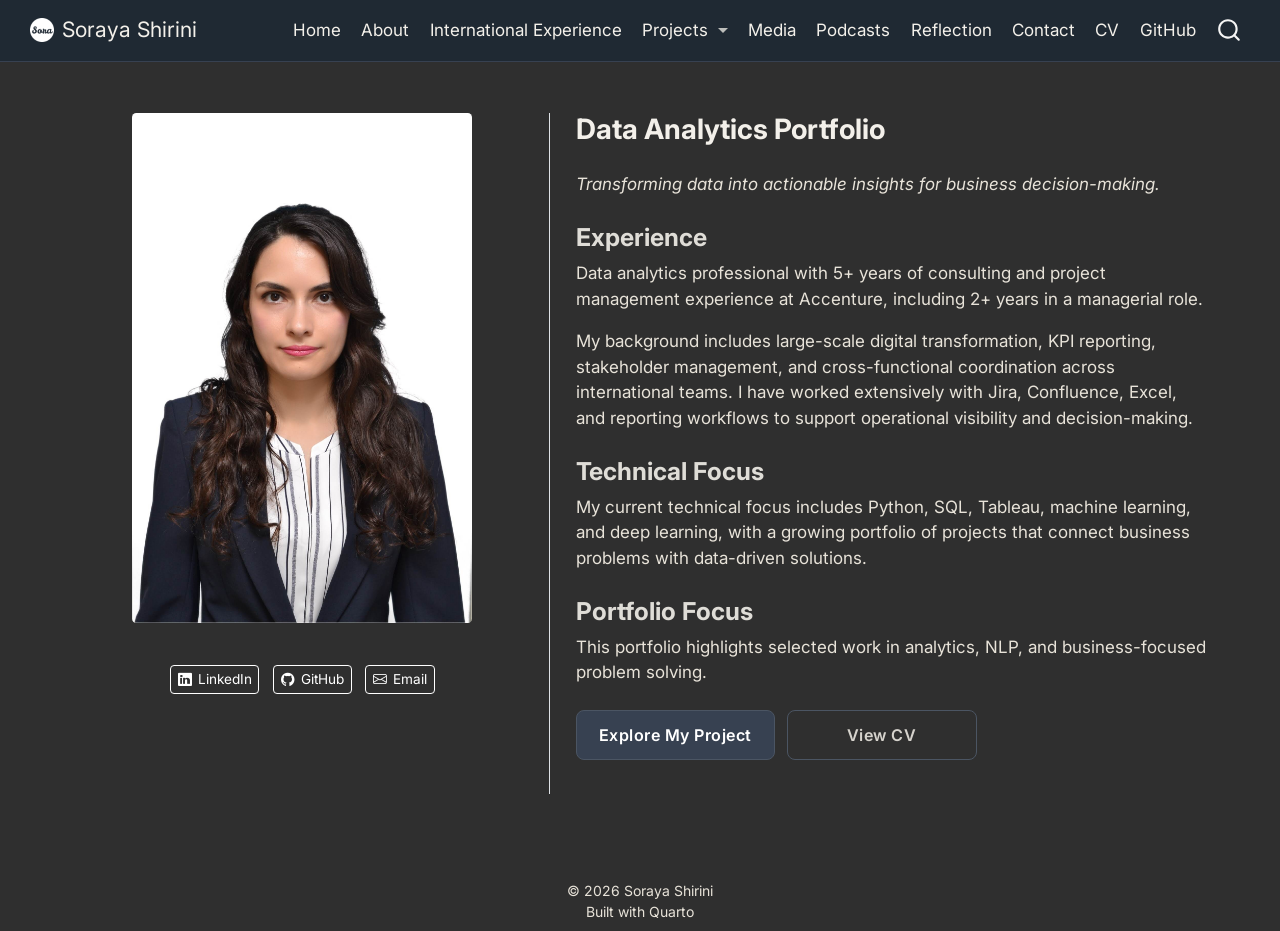
<file: docs/index.html>
<!DOCTYPE html>
<html xmlns="http://www.w3.org/1999/xhtml" lang="en" xml:lang="en"><head>

<meta charset="utf-8">
<meta name="generator" content="quarto-1.9.36">

<meta name="viewport" content="width=device-width, initial-scale=1.0, user-scalable=yes">


<title>Soraya Shirini</title>
<style>
/* Default styles provided by pandoc.
** See https://pandoc.org/MANUAL.html#variables-for-html for config info.
*/
code{white-space: pre-wrap;}
span.smallcaps{font-variant: small-caps;}
div.columns{display: flex; gap: min(4vw, 1.5em);}
div.column{flex: auto; overflow-x: auto;}
div.hanging-indent{margin-left: 1.5em; text-indent: -1.5em;}
ul.task-list{list-style: none;}
ul.task-list li input[type="checkbox"] {
  width: 0.8em;
  margin: 0 0.8em 0.2em -1em; /* quarto-specific, see https://github.com/quarto-dev/quarto-cli/issues/4556 */ 
  vertical-align: middle;
}
</style>


<script src="site_libs/quarto-nav/quarto-nav.js"></script>
<script src="site_libs/quarto-nav/headroom.min.js"></script>
<script src="site_libs/clipboard/clipboard.min.js"></script>
<script src="site_libs/quarto-search/autocomplete.umd.js"></script>
<script src="site_libs/quarto-search/fuse.min.js"></script>
<script src="site_libs/quarto-search/quarto-search.js"></script>
<meta name="quarto:offset" content="./">
<link href="./images/favicon.ico" rel="icon">
<script src="site_libs/quarto-html/quarto.js" type="module"></script>
<script src="site_libs/quarto-html/tabsets/tabsets.js" type="module"></script>
<script src="site_libs/quarto-html/popper.min.js"></script>
<script src="site_libs/quarto-html/tippy.umd.min.js"></script>
<link href="site_libs/quarto-html/tippy.css" rel="stylesheet">
<link href="site_libs/quarto-html/quarto-syntax-highlighting-dark-dbc92dda8186f57fa2e333fbb71d6a9d.css" rel="stylesheet" id="quarto-text-highlighting-styles">
<script src="site_libs/bootstrap/bootstrap.min.js"></script>
<link href="site_libs/bootstrap/bootstrap-icons.css" rel="stylesheet">
<link href="site_libs/bootstrap/bootstrap-de2436ff89d60c60fbf21406aeb838b2.min.css" rel="stylesheet" append-hash="true" id="quarto-bootstrap" data-mode="dark">
<script id="quarto-search-options" type="application/json">{
  "location": "navbar",
  "copy-button": false,
  "collapse-after": 3,
  "panel-placement": "end",
  "type": "overlay",
  "limit": 50,
  "keyboard-shortcut": [
    "f",
    "/",
    "s"
  ],
  "show-item-context": false,
  "language": {
    "search-no-results-text": "No results",
    "search-matching-documents-text": "matching documents",
    "search-copy-link-title": "Copy link to search",
    "search-hide-matches-text": "Hide additional matches",
    "search-more-match-text": "more match in this document",
    "search-more-matches-text": "more matches in this document",
    "search-clear-button-title": "Clear",
    "search-text-placeholder": "",
    "search-detached-cancel-button-title": "Cancel",
    "search-submit-button-title": "Submit",
    "search-label": "Search"
  }
}</script>
<script async="" src="https://www.googletagmanager.com/gtag/js?id=G-VN4JCSV3RZ"></script>

<script type="text/javascript">

window.dataLayer = window.dataLayer || [];
function gtag(){dataLayer.push(arguments);}
gtag('js', new Date());
gtag('config', 'G-VN4JCSV3RZ', { 'anonymize_ip': true});
</script>
<link rel="stylesheet" href="https://cdn.jsdelivr.net/npm/bootstrap-icons@1.11.3/font/bootstrap-icons.min.css">


</head>

<body class="nav-fixed quarto-light">

<div id="quarto-search-results"></div>
  <header id="quarto-header" class="headroom fixed-top">
    <nav class="navbar navbar-expand-lg " data-bs-theme="dark">
      <div class="navbar-container container-fluid">
      <div class="navbar-brand-container mx-auto">
    <a href="./index.html" class="navbar-brand navbar-brand-logo">
    <img src="./images/favicon.ico" alt="" class="navbar-logo light-content">
    <img src="./images/favicon.ico" alt="" class="navbar-logo dark-content">
    </a>
    <a class="navbar-brand" href="./index.html">
    <span class="navbar-title">Soraya Shirini</span>
    </a>
  </div>
            <div id="quarto-search" class="" title="Search"></div>
          <button class="navbar-toggler" type="button" data-bs-toggle="collapse" data-bs-target="#navbarCollapse" aria-controls="navbarCollapse" role="menu" aria-expanded="false" aria-label="Toggle navigation" onclick="if (window.quartoToggleHeadroom) { window.quartoToggleHeadroom(); }">
  <span class="navbar-toggler-icon"></span>
</button>
          <div class="collapse navbar-collapse" id="navbarCollapse">
            <ul class="navbar-nav navbar-nav-scroll ms-auto">
  <li class="nav-item">
    <a class="nav-link active" href="./index.html" aria-current="page"> 
<span class="menu-text">Home</span></a>
  </li>  
  <li class="nav-item">
    <a class="nav-link" href="./about.html"> 
<span class="menu-text">About</span></a>
  </li>  
  <li class="nav-item">
    <a class="nav-link" href="./international-experience.html"> 
<span class="menu-text">International Experience</span></a>
  </li>  
  <li class="nav-item dropdown ">
    <a class="nav-link dropdown-toggle" href="#" id="nav-menu-projects" role="link" data-bs-toggle="dropdown" aria-expanded="false">
 <span class="menu-text">Projects</span>
    </a>
    <ul class="dropdown-menu dropdown-menu-end" aria-labelledby="nav-menu-projects">    
        <li>
    <a class="dropdown-item" href="./projects/index.html">
 <span class="dropdown-text">All Projects</span></a>
  </li>  
        <li>
    <a class="dropdown-item" href="./projects/fraud-analysis-project.html">
 <span class="dropdown-text">Fraud Analysis</span></a>
  </li>  
        <li>
    <a class="dropdown-item" href="./projects/nlp-sentiment-project.html">
 <span class="dropdown-text">NLP Sentiment Analysis</span></a>
  </li>  
        <li>
    <a class="dropdown-item" href="./projects/clinic-no-show-analysis.html">
 <span class="dropdown-text">SQL No-Show Analysis</span></a>
  </li>  
    </ul>
  </li>
  <li class="nav-item">
    <a class="nav-link" href="./media.html"> 
<span class="menu-text">Media</span></a>
  </li>  
  <li class="nav-item">
    <a class="nav-link" href="./podcasts.html"> 
<span class="menu-text">Podcasts</span></a>
  </li>  
  <li class="nav-item">
    <a class="nav-link" href="./reflection.html"> 
<span class="menu-text">Reflection</span></a>
  </li>  
  <li class="nav-item">
    <a class="nav-link" href="./contact.html"> 
<span class="menu-text">Contact</span></a>
  </li>  
  <li class="nav-item">
    <a class="nav-link" href="./soraya-shirini-cv.pdf" target="_blank"> 
<span class="menu-text">CV</span></a>
  </li>  
  <li class="nav-item">
    <a class="nav-link" href="https://github.com/sorayashirini/business-analytics-portfolio" target="_blank"> 
<span class="menu-text">GitHub</span></a>
  </li>  
</ul>
          </div> <!-- /navcollapse -->
            <div class="quarto-navbar-tools">
</div>
      </div> <!-- /container-fluid -->
    </nav>
</header>
<!-- content -->
<div id="quarto-content" class="quarto-container page-columns page-rows-contents page-layout-full page-navbar">
<!-- sidebar -->
<!-- margin-sidebar -->
    
<!-- main -->
<div class="quarto-about-trestles column-page">
  <div class="about-entity">
    <img src="profile.jpg" class="about-image
  rounded " style="width: 20em;">
<header id="title-block-header" class="quarto-title-block"></header>
    <div class="about-links">
  <a href="https://www.linkedin.com/in/soraya-s-25166b211/" class="about-link" rel="" target="">
    <i class="bi bi-linkedin"></i>
     <span class="about-link-text">LinkedIn</span>
  </a>
  <a href="https://github.com/sorayashirini/business-analytics-portfolio" class="about-link" rel="" target="">
    <i class="bi bi-github"></i>
     <span class="about-link-text">GitHub</span>
  </a>
  <a href="mailto:soraya.shirini2@mail.dcu.ie" class="about-link" rel="" target="">
    <i class="bi bi-envelope"></i>
     <span class="about-link-text">Email</span>
  </a>
</div>
  </div>
  <div class="about-contents"><main class="content column-page" id="quarto-document-content">
<section id="data-analytics-portfolio" class="level2">
<h2 data-anchor-id="data-analytics-portfolio">Data Analytics Portfolio</h2>
<p><em>Transforming data into actionable insights for business decision-making.</em></p>
<section id="experience" class="level3">
<h3 data-anchor-id="experience">Experience</h3>
<p>Data analytics professional with 5+ years of consulting and project management experience at Accenture, including 2+ years in a managerial role.</p>
<p>My background includes large-scale digital transformation, KPI reporting, stakeholder management, and cross-functional coordination across international teams. I have worked extensively with Jira, Confluence, Excel, and reporting workflows to support operational visibility and decision-making.</p>
</section>
<section id="technical-focus" class="level3">
<h3 data-anchor-id="technical-focus">Technical Focus</h3>
<p>My current technical focus includes Python, SQL, Tableau, machine learning, and deep learning, with a growing portfolio of projects that connect business problems with data-driven solutions.</p>
</section>
<section id="portfolio-focus" class="level3">
<h3 data-anchor-id="portfolio-focus">Portfolio Focus</h3>
<p>This portfolio highlights selected work in analytics, NLP, and business-focused problem solving.</p>
<div class="cta-row">
<p><a href="./projects/index.html" class="cta-button">Explore My Project</a></p>
<p><a href="soraya-shirini-cv.pdf" target="_blank" class="cta-secondary">View CV</a></p>
</div>


</section>
</section>
</main></div>
</div>
 <!-- /main -->
<script id="quarto-html-after-body" type="application/javascript">
  window.document.addEventListener("DOMContentLoaded", function (event) {
    const isCodeAnnotation = (el) => {
      for (const clz of el.classList) {
        if (clz.startsWith('code-annotation-')) {                     
          return true;
        }
      }
      return false;
    }
    const onCopySuccess = function(e) {
      // button target
      const button = e.trigger;
      // don't keep focus
      button.blur();
      // flash "checked"
      button.classList.add('code-copy-button-checked');
      var currentTitle = button.getAttribute("title");
      button.setAttribute("title", "Copied!");
      let tooltip;
      if (window.bootstrap) {
        button.setAttribute("data-bs-toggle", "tooltip");
        button.setAttribute("data-bs-placement", "left");
        button.setAttribute("data-bs-title", "Copied!");
        tooltip = new bootstrap.Tooltip(button, 
          { trigger: "manual", 
            customClass: "code-copy-button-tooltip",
            offset: [0, -8]});
        tooltip.show();    
      }
      setTimeout(function() {
        if (tooltip) {
          tooltip.hide();
          button.removeAttribute("data-bs-title");
          button.removeAttribute("data-bs-toggle");
          button.removeAttribute("data-bs-placement");
        }
        button.setAttribute("title", currentTitle);
        button.classList.remove('code-copy-button-checked');
      }, 1000);
      // clear code selection
      e.clearSelection();
    }
    const getTextToCopy = function(trigger) {
      const outerScaffold = trigger.parentElement.cloneNode(true);
      const codeEl = outerScaffold.querySelector('code');
      for (const childEl of codeEl.children) {
        if (isCodeAnnotation(childEl)) {
          childEl.remove();
        }
      }
      return codeEl.innerText;
    }
    const clipboard = new window.ClipboardJS('.code-copy-button:not([data-in-quarto-modal])', {
      text: getTextToCopy
    });
    clipboard.on('success', onCopySuccess);
    if (window.document.getElementById('quarto-embedded-source-code-modal')) {
      const clipboardModal = new window.ClipboardJS('.code-copy-button[data-in-quarto-modal]', {
        text: getTextToCopy,
        container: window.document.getElementById('quarto-embedded-source-code-modal')
      });
      clipboardModal.on('success', onCopySuccess);
    }
      var localhostRegex = new RegExp(/^(?:http|https):\/\/localhost\:?[0-9]*\//);
      var mailtoRegex = new RegExp(/^mailto:/);
        var filterRegex = new RegExp('/' + window.location.host + '/');
      var isInternal = (href) => {
          return filterRegex.test(href) || localhostRegex.test(href) || mailtoRegex.test(href);
      }
      // Inspect non-navigation links and adorn them if external
     var links = window.document.querySelectorAll('a[href]:not(.nav-link):not(.navbar-brand):not(.toc-action):not(.sidebar-link):not(.sidebar-item-toggle):not(.pagination-link):not(.no-external):not([aria-hidden]):not(.dropdown-item):not(.quarto-navigation-tool):not(.about-link)');
      for (var i=0; i<links.length; i++) {
        const link = links[i];
        if (!isInternal(link.href)) {
          // undo the damage that might have been done by quarto-nav.js in the case of
          // links that we want to consider external
          if (link.dataset.originalHref !== undefined) {
            link.href = link.dataset.originalHref;
          }
        }
      }
    function tippyHover(el, contentFn, onTriggerFn, onUntriggerFn) {
      const config = {
        allowHTML: true,
        maxWidth: 500,
        delay: 100,
        arrow: false,
        appendTo: function(el) {
            return el.parentElement;
        },
        interactive: true,
        interactiveBorder: 10,
        theme: 'quarto',
        placement: 'bottom-start',
      };
      if (contentFn) {
        config.content = contentFn;
      }
      if (onTriggerFn) {
        config.onTrigger = onTriggerFn;
      }
      if (onUntriggerFn) {
        config.onUntrigger = onUntriggerFn;
      }
      window.tippy(el, config); 
    }
    const noterefs = window.document.querySelectorAll('a[role="doc-noteref"]');
    for (var i=0; i<noterefs.length; i++) {
      const ref = noterefs[i];
      tippyHover(ref, function() {
        // use id or data attribute instead here
        let href = ref.getAttribute('data-footnote-href') || ref.getAttribute('href');
        try { href = new URL(href).hash; } catch {}
        const id = href.replace(/^#\/?/, "");
        const note = window.document.getElementById(id);
        if (note) {
          return note.innerHTML;
        } else {
          return "";
        }
      });
    }
    const xrefs = window.document.querySelectorAll('a.quarto-xref');
    const processXRef = (id, note) => {
      // Strip column container classes
      const stripColumnClz = (el) => {
        el.classList.remove("page-full", "page-columns");
        if (el.children) {
          for (const child of el.children) {
            stripColumnClz(child);
          }
        }
      }
      stripColumnClz(note)
      if (id === null || id.startsWith('sec-')) {
        // Special case sections, only their first couple elements
        const container = document.createElement("div");
        if (note.children && note.children.length > 2) {
          container.appendChild(note.children[0].cloneNode(true));
          for (let i = 1; i < note.children.length; i++) {
            const child = note.children[i];
            if (child.tagName === "P" && child.innerText === "") {
              continue;
            } else {
              container.appendChild(child.cloneNode(true));
              break;
            }
          }
          if (window.Quarto?.typesetMath) {
            window.Quarto.typesetMath(container);
          }
          return container.innerHTML
        } else {
          if (window.Quarto?.typesetMath) {
            window.Quarto.typesetMath(note);
          }
          return note.innerHTML;
        }
      } else {
        // Remove any anchor links if they are present
        const anchorLink = note.querySelector('a.anchorjs-link');
        if (anchorLink) {
          anchorLink.remove();
        }
        if (window.Quarto?.typesetMath) {
          window.Quarto.typesetMath(note);
        }
        if (note.classList.contains("callout")) {
          return note.outerHTML;
        } else {
          return note.innerHTML;
        }
      }
    }
    for (var i=0; i<xrefs.length; i++) {
      const xref = xrefs[i];
      tippyHover(xref, undefined, function(instance) {
        instance.disable();
        let url = xref.getAttribute('href');
        let hash = undefined; 
        if (url.startsWith('#')) {
          hash = url;
        } else {
          try { hash = new URL(url).hash; } catch {}
        }
        if (hash) {
          const id = hash.replace(/^#\/?/, "");
          const note = window.document.getElementById(id);
          if (note !== null) {
            try {
              const html = processXRef(id, note.cloneNode(true));
              instance.setContent(html);
            } finally {
              instance.enable();
              instance.show();
            }
          } else {
            // See if we can fetch this
            fetch(url.split('#')[0])
            .then(res => res.text())
            .then(html => {
              const parser = new DOMParser();
              const htmlDoc = parser.parseFromString(html, "text/html");
              const note = htmlDoc.getElementById(id);
              if (note !== null) {
                const html = processXRef(id, note);
                instance.setContent(html);
              } 
            }).finally(() => {
              instance.enable();
              instance.show();
            });
          }
        } else {
          // See if we can fetch a full url (with no hash to target)
          // This is a special case and we should probably do some content thinning / targeting
          fetch(url)
          .then(res => res.text())
          .then(html => {
            const parser = new DOMParser();
            const htmlDoc = parser.parseFromString(html, "text/html");
            const note = htmlDoc.querySelector('main.content');
            if (note !== null) {
              // This should only happen for chapter cross references
              // (since there is no id in the URL)
              // remove the first header
              if (note.children.length > 0 && note.children[0].tagName === "HEADER") {
                note.children[0].remove();
              }
              const html = processXRef(null, note);
              instance.setContent(html);
            } 
          }).finally(() => {
            instance.enable();
            instance.show();
          });
        }
      }, function(instance) {
      });
    }
        let selectedAnnoteEl;
        const selectorForAnnotation = ( cell, annotation) => {
          let cellAttr = 'data-code-cell="' + cell + '"';
          let lineAttr = 'data-code-annotation="' +  annotation + '"';
          const selector = 'span[' + cellAttr + '][' + lineAttr + ']';
          return selector;
        }
        const selectCodeLines = (annoteEl) => {
          const doc = window.document;
          const targetCell = annoteEl.getAttribute("data-target-cell");
          const targetAnnotation = annoteEl.getAttribute("data-target-annotation");
          const annoteSpan = window.document.querySelector(selectorForAnnotation(targetCell, targetAnnotation));
          const lines = annoteSpan.getAttribute("data-code-lines").split(",");
          const lineIds = lines.map((line) => {
            return targetCell + "-" + line;
          })
          let top = null;
          let height = null;
          let parent = null;
          if (lineIds.length > 0) {
              //compute the position of the single el (top and bottom and make a div)
              const el = window.document.getElementById(lineIds[0]);
              top = el.offsetTop;
              height = el.offsetHeight;
              parent = el.parentElement.parentElement;
            if (lineIds.length > 1) {
              const lastEl = window.document.getElementById(lineIds[lineIds.length - 1]);
              const bottom = lastEl.offsetTop + lastEl.offsetHeight;
              height = bottom - top;
            }
            if (top !== null && height !== null && parent !== null) {
              // cook up a div (if necessary) and position it 
              let div = window.document.getElementById("code-annotation-line-highlight");
              if (div === null) {
                div = window.document.createElement("div");
                div.setAttribute("id", "code-annotation-line-highlight");
                div.style.position = 'absolute';
                parent.appendChild(div);
              }
              div.style.top = top - 2 + "px";
              div.style.height = height + 4 + "px";
              div.style.left = 0;
              let gutterDiv = window.document.getElementById("code-annotation-line-highlight-gutter");
              if (gutterDiv === null) {
                gutterDiv = window.document.createElement("div");
                gutterDiv.setAttribute("id", "code-annotation-line-highlight-gutter");
                gutterDiv.style.position = 'absolute';
                const codeCell = window.document.getElementById(targetCell);
                const gutter = codeCell.querySelector('.code-annotation-gutter');
                gutter.appendChild(gutterDiv);
              }
              gutterDiv.style.top = top - 2 + "px";
              gutterDiv.style.height = height + 4 + "px";
            }
            selectedAnnoteEl = annoteEl;
          }
        };
        const unselectCodeLines = () => {
          const elementsIds = ["code-annotation-line-highlight", "code-annotation-line-highlight-gutter"];
          elementsIds.forEach((elId) => {
            const div = window.document.getElementById(elId);
            if (div) {
              div.remove();
            }
          });
          selectedAnnoteEl = undefined;
        };
          // Handle positioning of the toggle
      window.addEventListener(
        "resize",
        throttle(() => {
          elRect = undefined;
          if (selectedAnnoteEl) {
            selectCodeLines(selectedAnnoteEl);
          }
        }, 10)
      );
      function throttle(fn, ms) {
      let throttle = false;
      let timer;
        return (...args) => {
          if(!throttle) { // first call gets through
              fn.apply(this, args);
              throttle = true;
          } else { // all the others get throttled
              if(timer) clearTimeout(timer); // cancel #2
              timer = setTimeout(() => {
                fn.apply(this, args);
                timer = throttle = false;
              }, ms);
          }
        };
      }
        // Attach click handler to the DT
        const annoteDls = window.document.querySelectorAll('dt[data-target-cell]');
        for (const annoteDlNode of annoteDls) {
          annoteDlNode.addEventListener('click', (event) => {
            const clickedEl = event.target;
            if (clickedEl !== selectedAnnoteEl) {
              unselectCodeLines();
              const activeEl = window.document.querySelector('dt[data-target-cell].code-annotation-active');
              if (activeEl) {
                activeEl.classList.remove('code-annotation-active');
              }
              selectCodeLines(clickedEl);
              clickedEl.classList.add('code-annotation-active');
            } else {
              // Unselect the line
              unselectCodeLines();
              clickedEl.classList.remove('code-annotation-active');
            }
          });
        }
    const findCites = (el) => {
      const parentEl = el.parentElement;
      if (parentEl) {
        const cites = parentEl.dataset.cites;
        if (cites) {
          return {
            el,
            cites: cites.split(' ')
          };
        } else {
          return findCites(el.parentElement)
        }
      } else {
        return undefined;
      }
    };
    var bibliorefs = window.document.querySelectorAll('a[role="doc-biblioref"]');
    for (var i=0; i<bibliorefs.length; i++) {
      const ref = bibliorefs[i];
      const citeInfo = findCites(ref);
      if (citeInfo) {
        tippyHover(citeInfo.el, function() {
          var popup = window.document.createElement('div');
          citeInfo.cites.forEach(function(cite) {
            var citeDiv = window.document.createElement('div');
            citeDiv.classList.add('hanging-indent');
            citeDiv.classList.add('csl-entry');
            var biblioDiv = window.document.getElementById('ref-' + cite);
            if (biblioDiv) {
              citeDiv.innerHTML = biblioDiv.innerHTML;
            }
            popup.appendChild(citeDiv);
          });
          return popup.innerHTML;
        });
      }
    }
  });
  </script>
</div> <!-- /content -->
<footer class="footer">
  <div class="nav-footer">
    <div class="nav-footer-left">
      &nbsp;
    </div>   
    <div class="nav-footer-center">
<p>© 2026 Soraya Shirini<br>
Built with Quarto</p>
</div>
    <div class="nav-footer-right">
      &nbsp;
    </div>
  </div>
</footer>




</body></html>
</file>
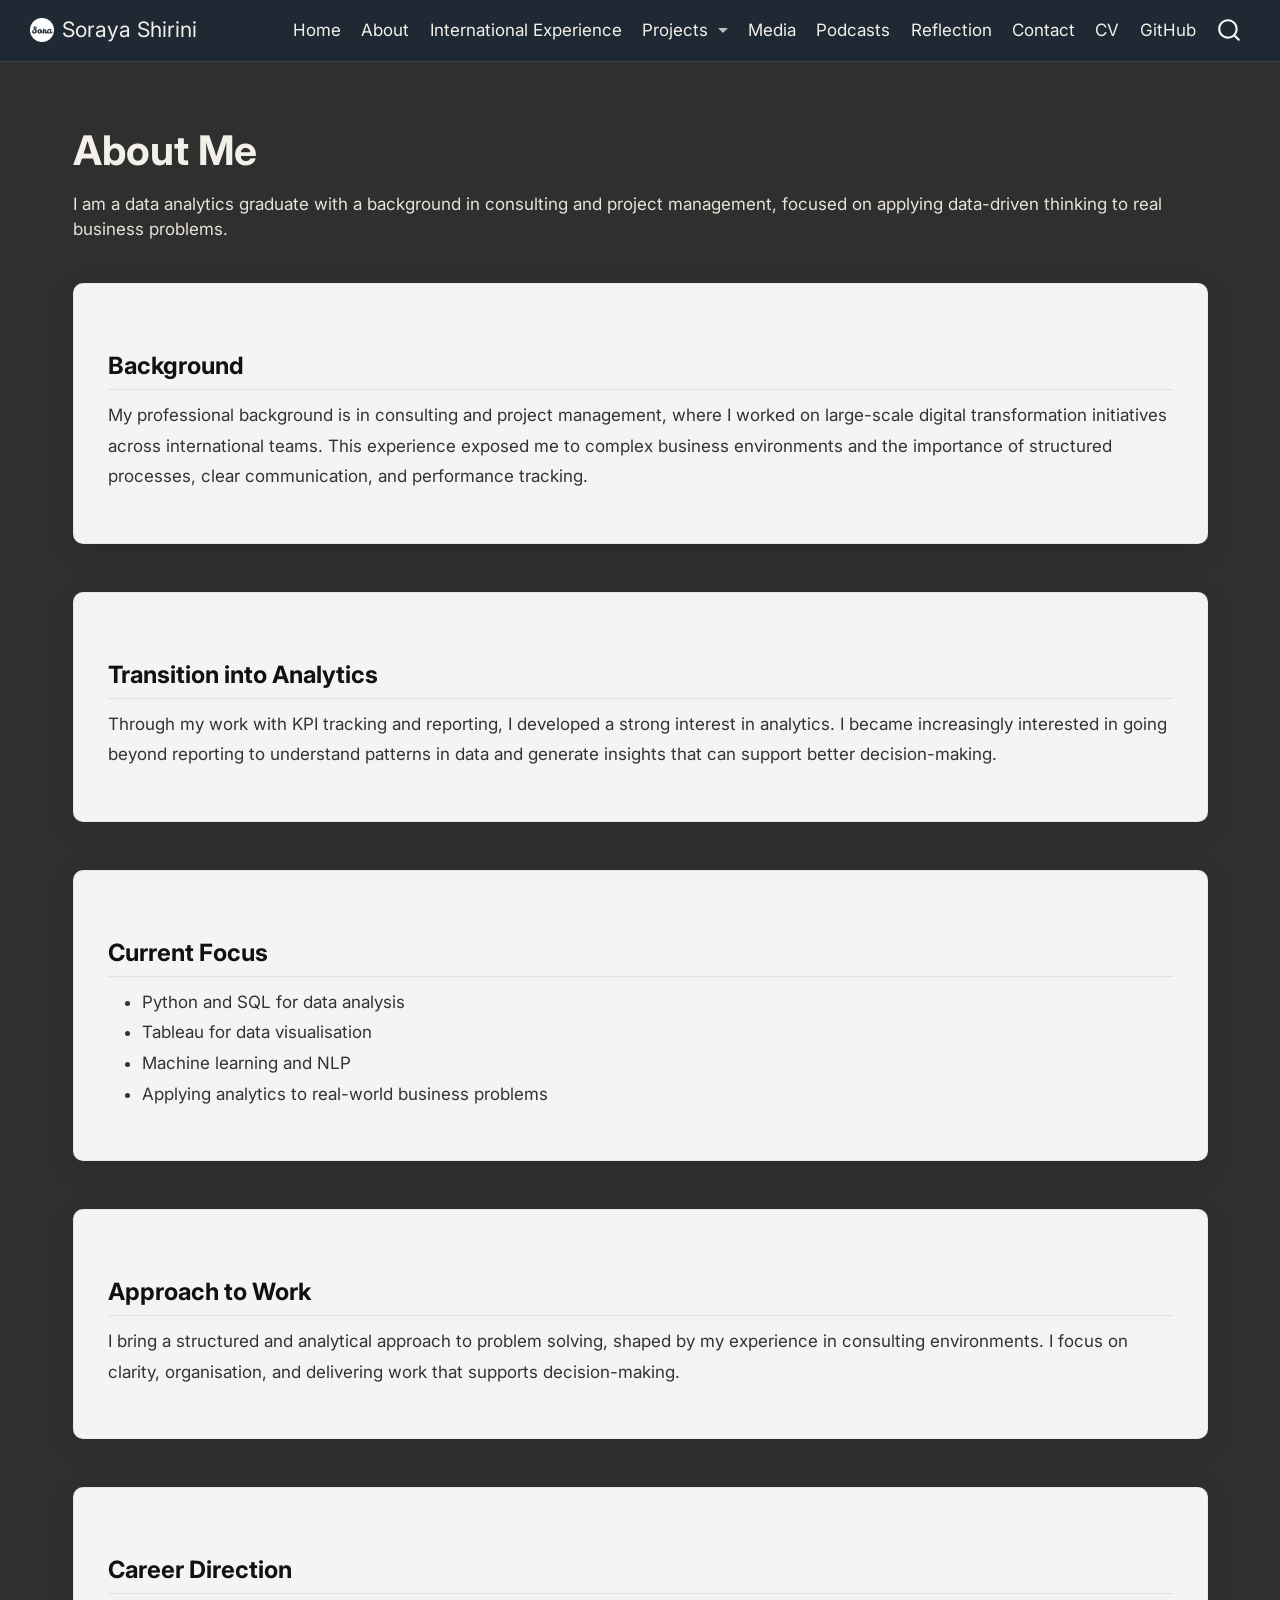
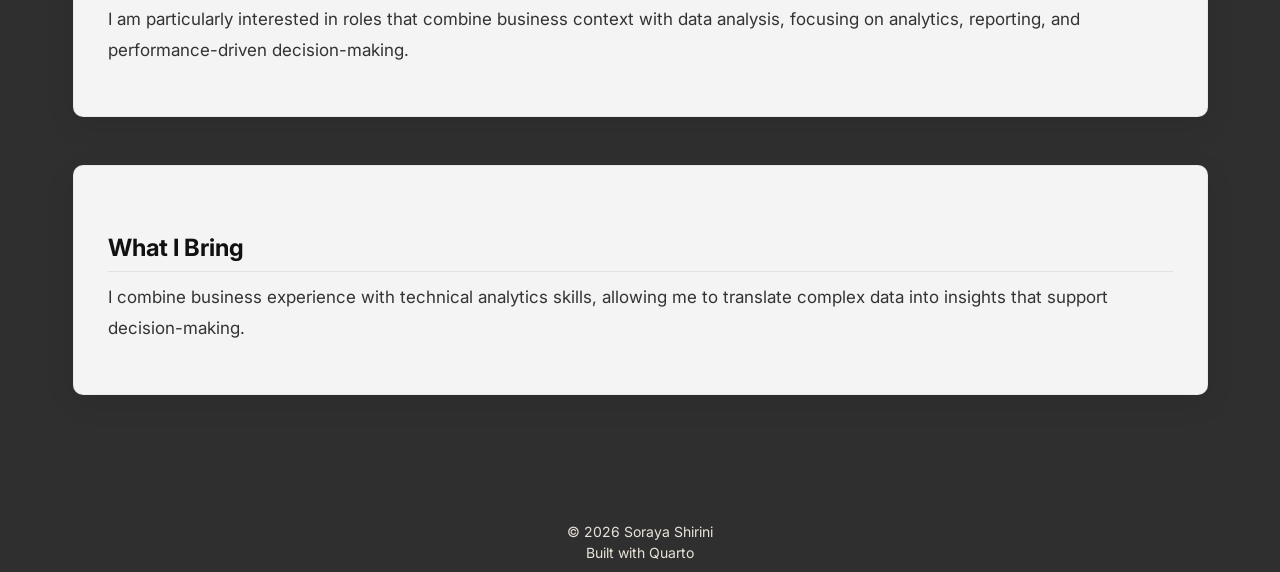
<file: docs/about.html>
<!DOCTYPE html>
<html xmlns="http://www.w3.org/1999/xhtml" lang="en" xml:lang="en"><head>

<meta charset="utf-8">
<meta name="generator" content="quarto-1.9.36">

<meta name="viewport" content="width=device-width, initial-scale=1.0, user-scalable=yes">


<title>about – Soraya Shirini</title>
<style>
/* Default styles provided by pandoc.
** See https://pandoc.org/MANUAL.html#variables-for-html for config info.
*/
code{white-space: pre-wrap;}
span.smallcaps{font-variant: small-caps;}
div.columns{display: flex; gap: min(4vw, 1.5em);}
div.column{flex: auto; overflow-x: auto;}
div.hanging-indent{margin-left: 1.5em; text-indent: -1.5em;}
ul.task-list{list-style: none;}
ul.task-list li input[type="checkbox"] {
  width: 0.8em;
  margin: 0 0.8em 0.2em -1em; /* quarto-specific, see https://github.com/quarto-dev/quarto-cli/issues/4556 */ 
  vertical-align: middle;
}
</style>


<script src="site_libs/quarto-nav/quarto-nav.js"></script>
<script src="site_libs/quarto-nav/headroom.min.js"></script>
<script src="site_libs/clipboard/clipboard.min.js"></script>
<script src="site_libs/quarto-search/autocomplete.umd.js"></script>
<script src="site_libs/quarto-search/fuse.min.js"></script>
<script src="site_libs/quarto-search/quarto-search.js"></script>
<meta name="quarto:offset" content="./">
<link href="./images/favicon.ico" rel="icon">
<script src="site_libs/quarto-html/quarto.js" type="module"></script>
<script src="site_libs/quarto-html/tabsets/tabsets.js" type="module"></script>
<script src="site_libs/quarto-html/popper.min.js"></script>
<script src="site_libs/quarto-html/tippy.umd.min.js"></script>
<script src="site_libs/quarto-html/anchor.min.js"></script>
<link href="site_libs/quarto-html/tippy.css" rel="stylesheet">
<link href="site_libs/quarto-html/quarto-syntax-highlighting-dark-dbc92dda8186f57fa2e333fbb71d6a9d.css" rel="stylesheet" id="quarto-text-highlighting-styles">
<script src="site_libs/bootstrap/bootstrap.min.js"></script>
<link href="site_libs/bootstrap/bootstrap-icons.css" rel="stylesheet">
<link href="site_libs/bootstrap/bootstrap-de2436ff89d60c60fbf21406aeb838b2.min.css" rel="stylesheet" append-hash="true" id="quarto-bootstrap" data-mode="dark">
<script id="quarto-search-options" type="application/json">{
  "location": "navbar",
  "copy-button": false,
  "collapse-after": 3,
  "panel-placement": "end",
  "type": "overlay",
  "limit": 50,
  "keyboard-shortcut": [
    "f",
    "/",
    "s"
  ],
  "show-item-context": false,
  "language": {
    "search-no-results-text": "No results",
    "search-matching-documents-text": "matching documents",
    "search-copy-link-title": "Copy link to search",
    "search-hide-matches-text": "Hide additional matches",
    "search-more-match-text": "more match in this document",
    "search-more-matches-text": "more matches in this document",
    "search-clear-button-title": "Clear",
    "search-text-placeholder": "",
    "search-detached-cancel-button-title": "Cancel",
    "search-submit-button-title": "Submit",
    "search-label": "Search"
  }
}</script>
<script async="" src="https://www.googletagmanager.com/gtag/js?id=G-VN4JCSV3RZ"></script>

<script type="text/javascript">

window.dataLayer = window.dataLayer || [];
function gtag(){dataLayer.push(arguments);}
gtag('js', new Date());
gtag('config', 'G-VN4JCSV3RZ', { 'anonymize_ip': true});
</script>
<link rel="stylesheet" href="https://cdn.jsdelivr.net/npm/bootstrap-icons@1.11.3/font/bootstrap-icons.min.css">


</head>

<body class="nav-fixed quarto-light">

<div id="quarto-search-results"></div>
  <header id="quarto-header" class="headroom fixed-top">
    <nav class="navbar navbar-expand-lg " data-bs-theme="dark">
      <div class="navbar-container container-fluid">
      <div class="navbar-brand-container mx-auto">
    <a href="./index.html" class="navbar-brand navbar-brand-logo">
    <img src="./images/favicon.ico" alt="" class="navbar-logo light-content">
    <img src="./images/favicon.ico" alt="" class="navbar-logo dark-content">
    </a>
    <a class="navbar-brand" href="./index.html">
    <span class="navbar-title">Soraya Shirini</span>
    </a>
  </div>
            <div id="quarto-search" class="" title="Search"></div>
          <button class="navbar-toggler" type="button" data-bs-toggle="collapse" data-bs-target="#navbarCollapse" aria-controls="navbarCollapse" role="menu" aria-expanded="false" aria-label="Toggle navigation" onclick="if (window.quartoToggleHeadroom) { window.quartoToggleHeadroom(); }">
  <span class="navbar-toggler-icon"></span>
</button>
          <div class="collapse navbar-collapse" id="navbarCollapse">
            <ul class="navbar-nav navbar-nav-scroll ms-auto">
  <li class="nav-item">
    <a class="nav-link" href="./index.html"> 
<span class="menu-text">Home</span></a>
  </li>  
  <li class="nav-item">
    <a class="nav-link active" href="./about.html" aria-current="page"> 
<span class="menu-text">About</span></a>
  </li>  
  <li class="nav-item">
    <a class="nav-link" href="./international-experience.html"> 
<span class="menu-text">International Experience</span></a>
  </li>  
  <li class="nav-item dropdown ">
    <a class="nav-link dropdown-toggle" href="#" id="nav-menu-projects" role="link" data-bs-toggle="dropdown" aria-expanded="false">
 <span class="menu-text">Projects</span>
    </a>
    <ul class="dropdown-menu dropdown-menu-end" aria-labelledby="nav-menu-projects">    
        <li>
    <a class="dropdown-item" href="./projects/index.html">
 <span class="dropdown-text">All Projects</span></a>
  </li>  
        <li>
    <a class="dropdown-item" href="./projects/fraud-analysis-project.html">
 <span class="dropdown-text">Fraud Analysis</span></a>
  </li>  
        <li>
    <a class="dropdown-item" href="./projects/nlp-sentiment-project.html">
 <span class="dropdown-text">NLP Sentiment Analysis</span></a>
  </li>  
        <li>
    <a class="dropdown-item" href="./projects/clinic-no-show-analysis.html">
 <span class="dropdown-text">SQL No-Show Analysis</span></a>
  </li>  
    </ul>
  </li>
  <li class="nav-item">
    <a class="nav-link" href="./media.html"> 
<span class="menu-text">Media</span></a>
  </li>  
  <li class="nav-item">
    <a class="nav-link" href="./podcasts.html"> 
<span class="menu-text">Podcasts</span></a>
  </li>  
  <li class="nav-item">
    <a class="nav-link" href="./reflection.html"> 
<span class="menu-text">Reflection</span></a>
  </li>  
  <li class="nav-item">
    <a class="nav-link" href="./contact.html"> 
<span class="menu-text">Contact</span></a>
  </li>  
  <li class="nav-item">
    <a class="nav-link" href="./soraya-shirini-cv.pdf" target="_blank"> 
<span class="menu-text">CV</span></a>
  </li>  
  <li class="nav-item">
    <a class="nav-link" href="https://github.com/sorayashirini/business-analytics-portfolio" target="_blank"> 
<span class="menu-text">GitHub</span></a>
  </li>  
</ul>
          </div> <!-- /navcollapse -->
            <div class="quarto-navbar-tools">
</div>
      </div> <!-- /container-fluid -->
    </nav>
</header>
<!-- content -->
<div id="quarto-content" class="quarto-container page-columns page-rows-contents page-layout-full page-navbar">
<!-- sidebar -->
<!-- margin-sidebar -->
    
<!-- main -->
<main class="content column-page" id="quarto-document-content"><header id="title-block-header" class="quarto-title-block"></header>




<section id="about-me" class="level1">
<h1>About Me</h1>
<p>I am a data analytics graduate with a background in consulting and project management, focused on applying data-driven thinking to real business problems.</p>
<div class="cards-container">
<section id="background" class="level2 card">
<h2 class="anchored" data-anchor-id="background">Background</h2>
<p>My professional background is in consulting and project management, where I worked on large-scale digital transformation initiatives across international teams. This experience exposed me to complex business environments and the importance of structured processes, clear communication, and performance tracking.</p>
</section>
<section id="transition-into-analytics" class="level2 card">
<h2 class="anchored" data-anchor-id="transition-into-analytics">Transition into Analytics</h2>
<p>Through my work with KPI tracking and reporting, I developed a strong interest in analytics. I became increasingly interested in going beyond reporting to understand patterns in data and generate insights that can support better decision-making.</p>
</section>
<section id="current-focus" class="level2 card">
<h2 class="anchored" data-anchor-id="current-focus">Current Focus</h2>
<ul>
<li>Python and SQL for data analysis<br>
</li>
<li>Tableau for data visualisation<br>
</li>
<li>Machine learning and NLP<br>
</li>
<li>Applying analytics to real-world business problems</li>
</ul>
</section>
<section id="approach-to-work" class="level2 card">
<h2 class="anchored" data-anchor-id="approach-to-work">Approach to Work</h2>
<p>I bring a structured and analytical approach to problem solving, shaped by my experience in consulting environments. I focus on clarity, organisation, and delivering work that supports decision-making.</p>
</section>
<section id="career-direction" class="level2 card">
<h2 class="anchored" data-anchor-id="career-direction">Career Direction</h2>
<p>I am particularly interested in roles that combine business context with data analysis, focusing on analytics, reporting, and performance-driven decision-making.</p>
</section>
<section id="what-i-bring" class="level2 card">
<h2 class="anchored" data-anchor-id="what-i-bring">What I Bring</h2>
<p>I combine business experience with technical analytics skills, allowing me to translate complex data into insights that support decision-making.</p>
</section>
</div>


</section>

</main> <!-- /main -->
<script id="quarto-html-after-body" type="application/javascript">
  window.document.addEventListener("DOMContentLoaded", function (event) {
    const icon = "";
    const anchorJS = new window.AnchorJS();
    anchorJS.options = {
      placement: 'right',
      icon: icon
    };
    anchorJS.add('.anchored');
    const isCodeAnnotation = (el) => {
      for (const clz of el.classList) {
        if (clz.startsWith('code-annotation-')) {                     
          return true;
        }
      }
      return false;
    }
    const onCopySuccess = function(e) {
      // button target
      const button = e.trigger;
      // don't keep focus
      button.blur();
      // flash "checked"
      button.classList.add('code-copy-button-checked');
      var currentTitle = button.getAttribute("title");
      button.setAttribute("title", "Copied!");
      let tooltip;
      if (window.bootstrap) {
        button.setAttribute("data-bs-toggle", "tooltip");
        button.setAttribute("data-bs-placement", "left");
        button.setAttribute("data-bs-title", "Copied!");
        tooltip = new bootstrap.Tooltip(button, 
          { trigger: "manual", 
            customClass: "code-copy-button-tooltip",
            offset: [0, -8]});
        tooltip.show();    
      }
      setTimeout(function() {
        if (tooltip) {
          tooltip.hide();
          button.removeAttribute("data-bs-title");
          button.removeAttribute("data-bs-toggle");
          button.removeAttribute("data-bs-placement");
        }
        button.setAttribute("title", currentTitle);
        button.classList.remove('code-copy-button-checked');
      }, 1000);
      // clear code selection
      e.clearSelection();
    }
    const getTextToCopy = function(trigger) {
      const outerScaffold = trigger.parentElement.cloneNode(true);
      const codeEl = outerScaffold.querySelector('code');
      for (const childEl of codeEl.children) {
        if (isCodeAnnotation(childEl)) {
          childEl.remove();
        }
      }
      return codeEl.innerText;
    }
    const clipboard = new window.ClipboardJS('.code-copy-button:not([data-in-quarto-modal])', {
      text: getTextToCopy
    });
    clipboard.on('success', onCopySuccess);
    if (window.document.getElementById('quarto-embedded-source-code-modal')) {
      const clipboardModal = new window.ClipboardJS('.code-copy-button[data-in-quarto-modal]', {
        text: getTextToCopy,
        container: window.document.getElementById('quarto-embedded-source-code-modal')
      });
      clipboardModal.on('success', onCopySuccess);
    }
      var localhostRegex = new RegExp(/^(?:http|https):\/\/localhost\:?[0-9]*\//);
      var mailtoRegex = new RegExp(/^mailto:/);
        var filterRegex = new RegExp('/' + window.location.host + '/');
      var isInternal = (href) => {
          return filterRegex.test(href) || localhostRegex.test(href) || mailtoRegex.test(href);
      }
      // Inspect non-navigation links and adorn them if external
     var links = window.document.querySelectorAll('a[href]:not(.nav-link):not(.navbar-brand):not(.toc-action):not(.sidebar-link):not(.sidebar-item-toggle):not(.pagination-link):not(.no-external):not([aria-hidden]):not(.dropdown-item):not(.quarto-navigation-tool):not(.about-link)');
      for (var i=0; i<links.length; i++) {
        const link = links[i];
        if (!isInternal(link.href)) {
          // undo the damage that might have been done by quarto-nav.js in the case of
          // links that we want to consider external
          if (link.dataset.originalHref !== undefined) {
            link.href = link.dataset.originalHref;
          }
        }
      }
    function tippyHover(el, contentFn, onTriggerFn, onUntriggerFn) {
      const config = {
        allowHTML: true,
        maxWidth: 500,
        delay: 100,
        arrow: false,
        appendTo: function(el) {
            return el.parentElement;
        },
        interactive: true,
        interactiveBorder: 10,
        theme: 'quarto',
        placement: 'bottom-start',
      };
      if (contentFn) {
        config.content = contentFn;
      }
      if (onTriggerFn) {
        config.onTrigger = onTriggerFn;
      }
      if (onUntriggerFn) {
        config.onUntrigger = onUntriggerFn;
      }
      window.tippy(el, config); 
    }
    const noterefs = window.document.querySelectorAll('a[role="doc-noteref"]');
    for (var i=0; i<noterefs.length; i++) {
      const ref = noterefs[i];
      tippyHover(ref, function() {
        // use id or data attribute instead here
        let href = ref.getAttribute('data-footnote-href') || ref.getAttribute('href');
        try { href = new URL(href).hash; } catch {}
        const id = href.replace(/^#\/?/, "");
        const note = window.document.getElementById(id);
        if (note) {
          return note.innerHTML;
        } else {
          return "";
        }
      });
    }
    const xrefs = window.document.querySelectorAll('a.quarto-xref');
    const processXRef = (id, note) => {
      // Strip column container classes
      const stripColumnClz = (el) => {
        el.classList.remove("page-full", "page-columns");
        if (el.children) {
          for (const child of el.children) {
            stripColumnClz(child);
          }
        }
      }
      stripColumnClz(note)
      if (id === null || id.startsWith('sec-')) {
        // Special case sections, only their first couple elements
        const container = document.createElement("div");
        if (note.children && note.children.length > 2) {
          container.appendChild(note.children[0].cloneNode(true));
          for (let i = 1; i < note.children.length; i++) {
            const child = note.children[i];
            if (child.tagName === "P" && child.innerText === "") {
              continue;
            } else {
              container.appendChild(child.cloneNode(true));
              break;
            }
          }
          if (window.Quarto?.typesetMath) {
            window.Quarto.typesetMath(container);
          }
          return container.innerHTML
        } else {
          if (window.Quarto?.typesetMath) {
            window.Quarto.typesetMath(note);
          }
          return note.innerHTML;
        }
      } else {
        // Remove any anchor links if they are present
        const anchorLink = note.querySelector('a.anchorjs-link');
        if (anchorLink) {
          anchorLink.remove();
        }
        if (window.Quarto?.typesetMath) {
          window.Quarto.typesetMath(note);
        }
        if (note.classList.contains("callout")) {
          return note.outerHTML;
        } else {
          return note.innerHTML;
        }
      }
    }
    for (var i=0; i<xrefs.length; i++) {
      const xref = xrefs[i];
      tippyHover(xref, undefined, function(instance) {
        instance.disable();
        let url = xref.getAttribute('href');
        let hash = undefined; 
        if (url.startsWith('#')) {
          hash = url;
        } else {
          try { hash = new URL(url).hash; } catch {}
        }
        if (hash) {
          const id = hash.replace(/^#\/?/, "");
          const note = window.document.getElementById(id);
          if (note !== null) {
            try {
              const html = processXRef(id, note.cloneNode(true));
              instance.setContent(html);
            } finally {
              instance.enable();
              instance.show();
            }
          } else {
            // See if we can fetch this
            fetch(url.split('#')[0])
            .then(res => res.text())
            .then(html => {
              const parser = new DOMParser();
              const htmlDoc = parser.parseFromString(html, "text/html");
              const note = htmlDoc.getElementById(id);
              if (note !== null) {
                const html = processXRef(id, note);
                instance.setContent(html);
              } 
            }).finally(() => {
              instance.enable();
              instance.show();
            });
          }
        } else {
          // See if we can fetch a full url (with no hash to target)
          // This is a special case and we should probably do some content thinning / targeting
          fetch(url)
          .then(res => res.text())
          .then(html => {
            const parser = new DOMParser();
            const htmlDoc = parser.parseFromString(html, "text/html");
            const note = htmlDoc.querySelector('main.content');
            if (note !== null) {
              // This should only happen for chapter cross references
              // (since there is no id in the URL)
              // remove the first header
              if (note.children.length > 0 && note.children[0].tagName === "HEADER") {
                note.children[0].remove();
              }
              const html = processXRef(null, note);
              instance.setContent(html);
            } 
          }).finally(() => {
            instance.enable();
            instance.show();
          });
        }
      }, function(instance) {
      });
    }
        let selectedAnnoteEl;
        const selectorForAnnotation = ( cell, annotation) => {
          let cellAttr = 'data-code-cell="' + cell + '"';
          let lineAttr = 'data-code-annotation="' +  annotation + '"';
          const selector = 'span[' + cellAttr + '][' + lineAttr + ']';
          return selector;
        }
        const selectCodeLines = (annoteEl) => {
          const doc = window.document;
          const targetCell = annoteEl.getAttribute("data-target-cell");
          const targetAnnotation = annoteEl.getAttribute("data-target-annotation");
          const annoteSpan = window.document.querySelector(selectorForAnnotation(targetCell, targetAnnotation));
          const lines = annoteSpan.getAttribute("data-code-lines").split(",");
          const lineIds = lines.map((line) => {
            return targetCell + "-" + line;
          })
          let top = null;
          let height = null;
          let parent = null;
          if (lineIds.length > 0) {
              //compute the position of the single el (top and bottom and make a div)
              const el = window.document.getElementById(lineIds[0]);
              top = el.offsetTop;
              height = el.offsetHeight;
              parent = el.parentElement.parentElement;
            if (lineIds.length > 1) {
              const lastEl = window.document.getElementById(lineIds[lineIds.length - 1]);
              const bottom = lastEl.offsetTop + lastEl.offsetHeight;
              height = bottom - top;
            }
            if (top !== null && height !== null && parent !== null) {
              // cook up a div (if necessary) and position it 
              let div = window.document.getElementById("code-annotation-line-highlight");
              if (div === null) {
                div = window.document.createElement("div");
                div.setAttribute("id", "code-annotation-line-highlight");
                div.style.position = 'absolute';
                parent.appendChild(div);
              }
              div.style.top = top - 2 + "px";
              div.style.height = height + 4 + "px";
              div.style.left = 0;
              let gutterDiv = window.document.getElementById("code-annotation-line-highlight-gutter");
              if (gutterDiv === null) {
                gutterDiv = window.document.createElement("div");
                gutterDiv.setAttribute("id", "code-annotation-line-highlight-gutter");
                gutterDiv.style.position = 'absolute';
                const codeCell = window.document.getElementById(targetCell);
                const gutter = codeCell.querySelector('.code-annotation-gutter');
                gutter.appendChild(gutterDiv);
              }
              gutterDiv.style.top = top - 2 + "px";
              gutterDiv.style.height = height + 4 + "px";
            }
            selectedAnnoteEl = annoteEl;
          }
        };
        const unselectCodeLines = () => {
          const elementsIds = ["code-annotation-line-highlight", "code-annotation-line-highlight-gutter"];
          elementsIds.forEach((elId) => {
            const div = window.document.getElementById(elId);
            if (div) {
              div.remove();
            }
          });
          selectedAnnoteEl = undefined;
        };
          // Handle positioning of the toggle
      window.addEventListener(
        "resize",
        throttle(() => {
          elRect = undefined;
          if (selectedAnnoteEl) {
            selectCodeLines(selectedAnnoteEl);
          }
        }, 10)
      );
      function throttle(fn, ms) {
      let throttle = false;
      let timer;
        return (...args) => {
          if(!throttle) { // first call gets through
              fn.apply(this, args);
              throttle = true;
          } else { // all the others get throttled
              if(timer) clearTimeout(timer); // cancel #2
              timer = setTimeout(() => {
                fn.apply(this, args);
                timer = throttle = false;
              }, ms);
          }
        };
      }
        // Attach click handler to the DT
        const annoteDls = window.document.querySelectorAll('dt[data-target-cell]');
        for (const annoteDlNode of annoteDls) {
          annoteDlNode.addEventListener('click', (event) => {
            const clickedEl = event.target;
            if (clickedEl !== selectedAnnoteEl) {
              unselectCodeLines();
              const activeEl = window.document.querySelector('dt[data-target-cell].code-annotation-active');
              if (activeEl) {
                activeEl.classList.remove('code-annotation-active');
              }
              selectCodeLines(clickedEl);
              clickedEl.classList.add('code-annotation-active');
            } else {
              // Unselect the line
              unselectCodeLines();
              clickedEl.classList.remove('code-annotation-active');
            }
          });
        }
    const findCites = (el) => {
      const parentEl = el.parentElement;
      if (parentEl) {
        const cites = parentEl.dataset.cites;
        if (cites) {
          return {
            el,
            cites: cites.split(' ')
          };
        } else {
          return findCites(el.parentElement)
        }
      } else {
        return undefined;
      }
    };
    var bibliorefs = window.document.querySelectorAll('a[role="doc-biblioref"]');
    for (var i=0; i<bibliorefs.length; i++) {
      const ref = bibliorefs[i];
      const citeInfo = findCites(ref);
      if (citeInfo) {
        tippyHover(citeInfo.el, function() {
          var popup = window.document.createElement('div');
          citeInfo.cites.forEach(function(cite) {
            var citeDiv = window.document.createElement('div');
            citeDiv.classList.add('hanging-indent');
            citeDiv.classList.add('csl-entry');
            var biblioDiv = window.document.getElementById('ref-' + cite);
            if (biblioDiv) {
              citeDiv.innerHTML = biblioDiv.innerHTML;
            }
            popup.appendChild(citeDiv);
          });
          return popup.innerHTML;
        });
      }
    }
  });
  </script>
</div> <!-- /content -->
<footer class="footer">
  <div class="nav-footer">
    <div class="nav-footer-left">
      &nbsp;
    </div>   
    <div class="nav-footer-center">
<p>© 2026 Soraya Shirini<br>
Built with Quarto</p>
</div>
    <div class="nav-footer-right">
      &nbsp;
    </div>
  </div>
</footer>




</body></html>
</file>
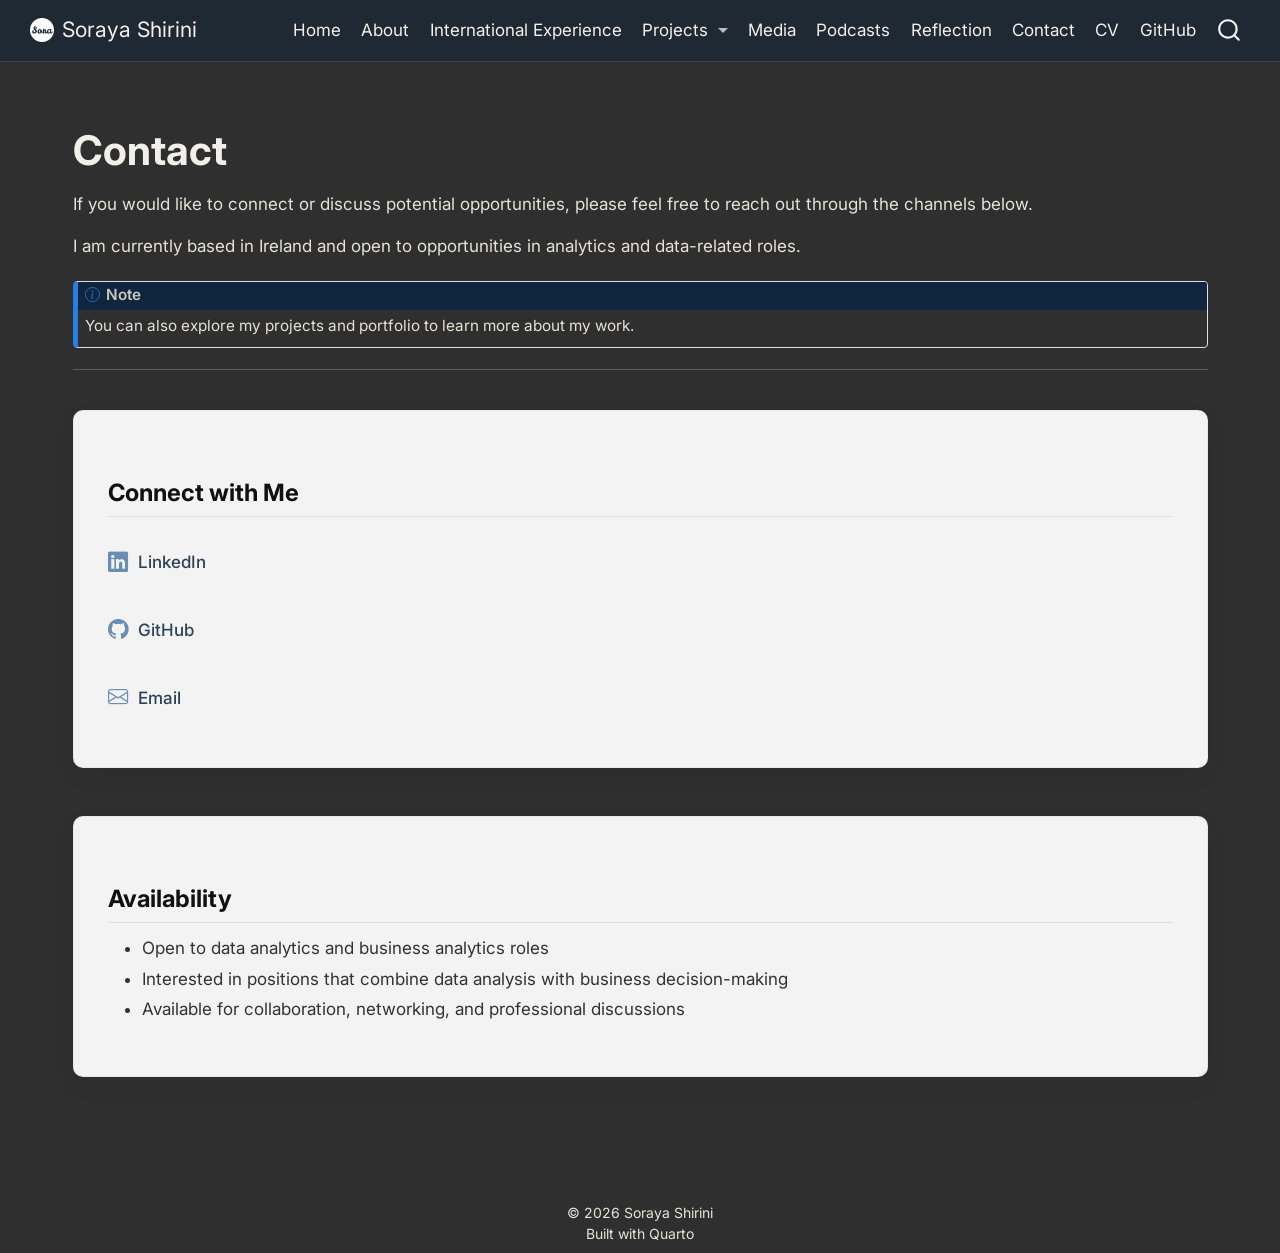
<file: docs/contact.html>
<!DOCTYPE html>
<html xmlns="http://www.w3.org/1999/xhtml" lang="en" xml:lang="en"><head>

<meta charset="utf-8">
<meta name="generator" content="quarto-1.9.36">

<meta name="viewport" content="width=device-width, initial-scale=1.0, user-scalable=yes">


<title>contact – Soraya Shirini</title>
<style>
/* Default styles provided by pandoc.
** See https://pandoc.org/MANUAL.html#variables-for-html for config info.
*/
code{white-space: pre-wrap;}
span.smallcaps{font-variant: small-caps;}
div.columns{display: flex; gap: min(4vw, 1.5em);}
div.column{flex: auto; overflow-x: auto;}
div.hanging-indent{margin-left: 1.5em; text-indent: -1.5em;}
ul.task-list{list-style: none;}
ul.task-list li input[type="checkbox"] {
  width: 0.8em;
  margin: 0 0.8em 0.2em -1em; /* quarto-specific, see https://github.com/quarto-dev/quarto-cli/issues/4556 */ 
  vertical-align: middle;
}
</style>


<script src="site_libs/quarto-nav/quarto-nav.js"></script>
<script src="site_libs/quarto-nav/headroom.min.js"></script>
<script src="site_libs/clipboard/clipboard.min.js"></script>
<script src="site_libs/quarto-search/autocomplete.umd.js"></script>
<script src="site_libs/quarto-search/fuse.min.js"></script>
<script src="site_libs/quarto-search/quarto-search.js"></script>
<meta name="quarto:offset" content="./">
<link href="./images/favicon.ico" rel="icon">
<script src="site_libs/quarto-html/quarto.js" type="module"></script>
<script src="site_libs/quarto-html/tabsets/tabsets.js" type="module"></script>
<script src="site_libs/quarto-html/popper.min.js"></script>
<script src="site_libs/quarto-html/tippy.umd.min.js"></script>
<script src="site_libs/quarto-html/anchor.min.js"></script>
<link href="site_libs/quarto-html/tippy.css" rel="stylesheet">
<link href="site_libs/quarto-html/quarto-syntax-highlighting-dark-dbc92dda8186f57fa2e333fbb71d6a9d.css" rel="stylesheet" id="quarto-text-highlighting-styles">
<script src="site_libs/bootstrap/bootstrap.min.js"></script>
<link href="site_libs/bootstrap/bootstrap-icons.css" rel="stylesheet">
<link href="site_libs/bootstrap/bootstrap-de2436ff89d60c60fbf21406aeb838b2.min.css" rel="stylesheet" append-hash="true" id="quarto-bootstrap" data-mode="dark">
<script id="quarto-search-options" type="application/json">{
  "location": "navbar",
  "copy-button": false,
  "collapse-after": 3,
  "panel-placement": "end",
  "type": "overlay",
  "limit": 50,
  "keyboard-shortcut": [
    "f",
    "/",
    "s"
  ],
  "show-item-context": false,
  "language": {
    "search-no-results-text": "No results",
    "search-matching-documents-text": "matching documents",
    "search-copy-link-title": "Copy link to search",
    "search-hide-matches-text": "Hide additional matches",
    "search-more-match-text": "more match in this document",
    "search-more-matches-text": "more matches in this document",
    "search-clear-button-title": "Clear",
    "search-text-placeholder": "",
    "search-detached-cancel-button-title": "Cancel",
    "search-submit-button-title": "Submit",
    "search-label": "Search"
  }
}</script>
<script async="" src="https://www.googletagmanager.com/gtag/js?id=G-VN4JCSV3RZ"></script>

<script type="text/javascript">

window.dataLayer = window.dataLayer || [];
function gtag(){dataLayer.push(arguments);}
gtag('js', new Date());
gtag('config', 'G-VN4JCSV3RZ', { 'anonymize_ip': true});
</script>
<link rel="stylesheet" href="https://cdn.jsdelivr.net/npm/bootstrap-icons@1.11.3/font/bootstrap-icons.min.css">


</head>

<body class="nav-fixed quarto-light">

<div id="quarto-search-results"></div>
  <header id="quarto-header" class="headroom fixed-top">
    <nav class="navbar navbar-expand-lg " data-bs-theme="dark">
      <div class="navbar-container container-fluid">
      <div class="navbar-brand-container mx-auto">
    <a href="./index.html" class="navbar-brand navbar-brand-logo">
    <img src="./images/favicon.ico" alt="" class="navbar-logo light-content">
    <img src="./images/favicon.ico" alt="" class="navbar-logo dark-content">
    </a>
    <a class="navbar-brand" href="./index.html">
    <span class="navbar-title">Soraya Shirini</span>
    </a>
  </div>
            <div id="quarto-search" class="" title="Search"></div>
          <button class="navbar-toggler" type="button" data-bs-toggle="collapse" data-bs-target="#navbarCollapse" aria-controls="navbarCollapse" role="menu" aria-expanded="false" aria-label="Toggle navigation" onclick="if (window.quartoToggleHeadroom) { window.quartoToggleHeadroom(); }">
  <span class="navbar-toggler-icon"></span>
</button>
          <div class="collapse navbar-collapse" id="navbarCollapse">
            <ul class="navbar-nav navbar-nav-scroll ms-auto">
  <li class="nav-item">
    <a class="nav-link" href="./index.html"> 
<span class="menu-text">Home</span></a>
  </li>  
  <li class="nav-item">
    <a class="nav-link" href="./about.html"> 
<span class="menu-text">About</span></a>
  </li>  
  <li class="nav-item">
    <a class="nav-link" href="./international-experience.html"> 
<span class="menu-text">International Experience</span></a>
  </li>  
  <li class="nav-item dropdown ">
    <a class="nav-link dropdown-toggle" href="#" id="nav-menu-projects" role="link" data-bs-toggle="dropdown" aria-expanded="false">
 <span class="menu-text">Projects</span>
    </a>
    <ul class="dropdown-menu dropdown-menu-end" aria-labelledby="nav-menu-projects">    
        <li>
    <a class="dropdown-item" href="./projects/index.html">
 <span class="dropdown-text">All Projects</span></a>
  </li>  
        <li>
    <a class="dropdown-item" href="./projects/fraud-analysis-project.html">
 <span class="dropdown-text">Fraud Analysis</span></a>
  </li>  
        <li>
    <a class="dropdown-item" href="./projects/nlp-sentiment-project.html">
 <span class="dropdown-text">NLP Sentiment Analysis</span></a>
  </li>  
        <li>
    <a class="dropdown-item" href="./projects/clinic-no-show-analysis.html">
 <span class="dropdown-text">SQL No-Show Analysis</span></a>
  </li>  
    </ul>
  </li>
  <li class="nav-item">
    <a class="nav-link" href="./media.html"> 
<span class="menu-text">Media</span></a>
  </li>  
  <li class="nav-item">
    <a class="nav-link" href="./podcasts.html"> 
<span class="menu-text">Podcasts</span></a>
  </li>  
  <li class="nav-item">
    <a class="nav-link" href="./reflection.html"> 
<span class="menu-text">Reflection</span></a>
  </li>  
  <li class="nav-item">
    <a class="nav-link active" href="./contact.html" aria-current="page"> 
<span class="menu-text">Contact</span></a>
  </li>  
  <li class="nav-item">
    <a class="nav-link" href="./soraya-shirini-cv.pdf" target="_blank"> 
<span class="menu-text">CV</span></a>
  </li>  
  <li class="nav-item">
    <a class="nav-link" href="https://github.com/sorayashirini/business-analytics-portfolio" target="_blank"> 
<span class="menu-text">GitHub</span></a>
  </li>  
</ul>
          </div> <!-- /navcollapse -->
            <div class="quarto-navbar-tools">
</div>
      </div> <!-- /container-fluid -->
    </nav>
</header>
<!-- content -->
<div id="quarto-content" class="quarto-container page-columns page-rows-contents page-layout-full page-navbar">
<!-- sidebar -->
<!-- margin-sidebar -->
    
<!-- main -->
<main class="content column-page" id="quarto-document-content"><header id="title-block-header" class="quarto-title-block"></header>




<section id="contact" class="level1">
<h1>Contact</h1>
<p>If you would like to connect or discuss potential opportunities, please feel free to reach out through the channels below.</p>
<p>I am currently based in Ireland and open to opportunities in analytics and data-related roles.</p>
<div class="callout callout-style-default callout-note callout-titled">
<div class="callout-header d-flex align-content-center">
<div class="callout-icon-container">
<i class="callout-icon"></i>
</div>
<div class="callout-title-container flex-fill">
Note
</div>
</div>
<div class="callout-body-container callout-body">
<p>You can also explore my projects and portfolio to learn more about my work.</p>
</div>
</div>
<hr>
<div class="cards-container">
<section id="connect-with-me" class="level2 card">
<h2 class="anchored" data-anchor-id="connect-with-me">Connect with Me</h2>
<div class="contact-links">
<p><a href="https://www.linkedin.com/in/soraya-s-25166b211/" target="_blank"> <i class="bi bi-linkedin"></i> <span>LinkedIn</span> </a></p>
<p><a href="https://github.com/sorayashirini/business-analytics-portfolio" target="_blank"> <i class="bi bi-github"></i> <span>GitHub</span> </a></p>
<p><a href="mailto:soraya.shirini2@mail.dcu.ie"> <i class="bi bi-envelope"></i> <span>Email</span> </a></p>
</div>
</section>
<section id="availability" class="level2 card">
<h2 class="anchored" data-anchor-id="availability">Availability</h2>
<ul>
<li>Open to data analytics and business analytics roles<br>
</li>
<li>Interested in positions that combine data analysis with business decision-making<br>
</li>
<li>Available for collaboration, networking, and professional discussions</li>
</ul>
</section>
</div>


</section>

</main> <!-- /main -->
<script id="quarto-html-after-body" type="application/javascript">
  window.document.addEventListener("DOMContentLoaded", function (event) {
    const icon = "";
    const anchorJS = new window.AnchorJS();
    anchorJS.options = {
      placement: 'right',
      icon: icon
    };
    anchorJS.add('.anchored');
    const isCodeAnnotation = (el) => {
      for (const clz of el.classList) {
        if (clz.startsWith('code-annotation-')) {                     
          return true;
        }
      }
      return false;
    }
    const onCopySuccess = function(e) {
      // button target
      const button = e.trigger;
      // don't keep focus
      button.blur();
      // flash "checked"
      button.classList.add('code-copy-button-checked');
      var currentTitle = button.getAttribute("title");
      button.setAttribute("title", "Copied!");
      let tooltip;
      if (window.bootstrap) {
        button.setAttribute("data-bs-toggle", "tooltip");
        button.setAttribute("data-bs-placement", "left");
        button.setAttribute("data-bs-title", "Copied!");
        tooltip = new bootstrap.Tooltip(button, 
          { trigger: "manual", 
            customClass: "code-copy-button-tooltip",
            offset: [0, -8]});
        tooltip.show();    
      }
      setTimeout(function() {
        if (tooltip) {
          tooltip.hide();
          button.removeAttribute("data-bs-title");
          button.removeAttribute("data-bs-toggle");
          button.removeAttribute("data-bs-placement");
        }
        button.setAttribute("title", currentTitle);
        button.classList.remove('code-copy-button-checked');
      }, 1000);
      // clear code selection
      e.clearSelection();
    }
    const getTextToCopy = function(trigger) {
      const outerScaffold = trigger.parentElement.cloneNode(true);
      const codeEl = outerScaffold.querySelector('code');
      for (const childEl of codeEl.children) {
        if (isCodeAnnotation(childEl)) {
          childEl.remove();
        }
      }
      return codeEl.innerText;
    }
    const clipboard = new window.ClipboardJS('.code-copy-button:not([data-in-quarto-modal])', {
      text: getTextToCopy
    });
    clipboard.on('success', onCopySuccess);
    if (window.document.getElementById('quarto-embedded-source-code-modal')) {
      const clipboardModal = new window.ClipboardJS('.code-copy-button[data-in-quarto-modal]', {
        text: getTextToCopy,
        container: window.document.getElementById('quarto-embedded-source-code-modal')
      });
      clipboardModal.on('success', onCopySuccess);
    }
      var localhostRegex = new RegExp(/^(?:http|https):\/\/localhost\:?[0-9]*\//);
      var mailtoRegex = new RegExp(/^mailto:/);
        var filterRegex = new RegExp('/' + window.location.host + '/');
      var isInternal = (href) => {
          return filterRegex.test(href) || localhostRegex.test(href) || mailtoRegex.test(href);
      }
      // Inspect non-navigation links and adorn them if external
     var links = window.document.querySelectorAll('a[href]:not(.nav-link):not(.navbar-brand):not(.toc-action):not(.sidebar-link):not(.sidebar-item-toggle):not(.pagination-link):not(.no-external):not([aria-hidden]):not(.dropdown-item):not(.quarto-navigation-tool):not(.about-link)');
      for (var i=0; i<links.length; i++) {
        const link = links[i];
        if (!isInternal(link.href)) {
          // undo the damage that might have been done by quarto-nav.js in the case of
          // links that we want to consider external
          if (link.dataset.originalHref !== undefined) {
            link.href = link.dataset.originalHref;
          }
        }
      }
    function tippyHover(el, contentFn, onTriggerFn, onUntriggerFn) {
      const config = {
        allowHTML: true,
        maxWidth: 500,
        delay: 100,
        arrow: false,
        appendTo: function(el) {
            return el.parentElement;
        },
        interactive: true,
        interactiveBorder: 10,
        theme: 'quarto',
        placement: 'bottom-start',
      };
      if (contentFn) {
        config.content = contentFn;
      }
      if (onTriggerFn) {
        config.onTrigger = onTriggerFn;
      }
      if (onUntriggerFn) {
        config.onUntrigger = onUntriggerFn;
      }
      window.tippy(el, config); 
    }
    const noterefs = window.document.querySelectorAll('a[role="doc-noteref"]');
    for (var i=0; i<noterefs.length; i++) {
      const ref = noterefs[i];
      tippyHover(ref, function() {
        // use id or data attribute instead here
        let href = ref.getAttribute('data-footnote-href') || ref.getAttribute('href');
        try { href = new URL(href).hash; } catch {}
        const id = href.replace(/^#\/?/, "");
        const note = window.document.getElementById(id);
        if (note) {
          return note.innerHTML;
        } else {
          return "";
        }
      });
    }
    const xrefs = window.document.querySelectorAll('a.quarto-xref');
    const processXRef = (id, note) => {
      // Strip column container classes
      const stripColumnClz = (el) => {
        el.classList.remove("page-full", "page-columns");
        if (el.children) {
          for (const child of el.children) {
            stripColumnClz(child);
          }
        }
      }
      stripColumnClz(note)
      if (id === null || id.startsWith('sec-')) {
        // Special case sections, only their first couple elements
        const container = document.createElement("div");
        if (note.children && note.children.length > 2) {
          container.appendChild(note.children[0].cloneNode(true));
          for (let i = 1; i < note.children.length; i++) {
            const child = note.children[i];
            if (child.tagName === "P" && child.innerText === "") {
              continue;
            } else {
              container.appendChild(child.cloneNode(true));
              break;
            }
          }
          if (window.Quarto?.typesetMath) {
            window.Quarto.typesetMath(container);
          }
          return container.innerHTML
        } else {
          if (window.Quarto?.typesetMath) {
            window.Quarto.typesetMath(note);
          }
          return note.innerHTML;
        }
      } else {
        // Remove any anchor links if they are present
        const anchorLink = note.querySelector('a.anchorjs-link');
        if (anchorLink) {
          anchorLink.remove();
        }
        if (window.Quarto?.typesetMath) {
          window.Quarto.typesetMath(note);
        }
        if (note.classList.contains("callout")) {
          return note.outerHTML;
        } else {
          return note.innerHTML;
        }
      }
    }
    for (var i=0; i<xrefs.length; i++) {
      const xref = xrefs[i];
      tippyHover(xref, undefined, function(instance) {
        instance.disable();
        let url = xref.getAttribute('href');
        let hash = undefined; 
        if (url.startsWith('#')) {
          hash = url;
        } else {
          try { hash = new URL(url).hash; } catch {}
        }
        if (hash) {
          const id = hash.replace(/^#\/?/, "");
          const note = window.document.getElementById(id);
          if (note !== null) {
            try {
              const html = processXRef(id, note.cloneNode(true));
              instance.setContent(html);
            } finally {
              instance.enable();
              instance.show();
            }
          } else {
            // See if we can fetch this
            fetch(url.split('#')[0])
            .then(res => res.text())
            .then(html => {
              const parser = new DOMParser();
              const htmlDoc = parser.parseFromString(html, "text/html");
              const note = htmlDoc.getElementById(id);
              if (note !== null) {
                const html = processXRef(id, note);
                instance.setContent(html);
              } 
            }).finally(() => {
              instance.enable();
              instance.show();
            });
          }
        } else {
          // See if we can fetch a full url (with no hash to target)
          // This is a special case and we should probably do some content thinning / targeting
          fetch(url)
          .then(res => res.text())
          .then(html => {
            const parser = new DOMParser();
            const htmlDoc = parser.parseFromString(html, "text/html");
            const note = htmlDoc.querySelector('main.content');
            if (note !== null) {
              // This should only happen for chapter cross references
              // (since there is no id in the URL)
              // remove the first header
              if (note.children.length > 0 && note.children[0].tagName === "HEADER") {
                note.children[0].remove();
              }
              const html = processXRef(null, note);
              instance.setContent(html);
            } 
          }).finally(() => {
            instance.enable();
            instance.show();
          });
        }
      }, function(instance) {
      });
    }
        let selectedAnnoteEl;
        const selectorForAnnotation = ( cell, annotation) => {
          let cellAttr = 'data-code-cell="' + cell + '"';
          let lineAttr = 'data-code-annotation="' +  annotation + '"';
          const selector = 'span[' + cellAttr + '][' + lineAttr + ']';
          return selector;
        }
        const selectCodeLines = (annoteEl) => {
          const doc = window.document;
          const targetCell = annoteEl.getAttribute("data-target-cell");
          const targetAnnotation = annoteEl.getAttribute("data-target-annotation");
          const annoteSpan = window.document.querySelector(selectorForAnnotation(targetCell, targetAnnotation));
          const lines = annoteSpan.getAttribute("data-code-lines").split(",");
          const lineIds = lines.map((line) => {
            return targetCell + "-" + line;
          })
          let top = null;
          let height = null;
          let parent = null;
          if (lineIds.length > 0) {
              //compute the position of the single el (top and bottom and make a div)
              const el = window.document.getElementById(lineIds[0]);
              top = el.offsetTop;
              height = el.offsetHeight;
              parent = el.parentElement.parentElement;
            if (lineIds.length > 1) {
              const lastEl = window.document.getElementById(lineIds[lineIds.length - 1]);
              const bottom = lastEl.offsetTop + lastEl.offsetHeight;
              height = bottom - top;
            }
            if (top !== null && height !== null && parent !== null) {
              // cook up a div (if necessary) and position it 
              let div = window.document.getElementById("code-annotation-line-highlight");
              if (div === null) {
                div = window.document.createElement("div");
                div.setAttribute("id", "code-annotation-line-highlight");
                div.style.position = 'absolute';
                parent.appendChild(div);
              }
              div.style.top = top - 2 + "px";
              div.style.height = height + 4 + "px";
              div.style.left = 0;
              let gutterDiv = window.document.getElementById("code-annotation-line-highlight-gutter");
              if (gutterDiv === null) {
                gutterDiv = window.document.createElement("div");
                gutterDiv.setAttribute("id", "code-annotation-line-highlight-gutter");
                gutterDiv.style.position = 'absolute';
                const codeCell = window.document.getElementById(targetCell);
                const gutter = codeCell.querySelector('.code-annotation-gutter');
                gutter.appendChild(gutterDiv);
              }
              gutterDiv.style.top = top - 2 + "px";
              gutterDiv.style.height = height + 4 + "px";
            }
            selectedAnnoteEl = annoteEl;
          }
        };
        const unselectCodeLines = () => {
          const elementsIds = ["code-annotation-line-highlight", "code-annotation-line-highlight-gutter"];
          elementsIds.forEach((elId) => {
            const div = window.document.getElementById(elId);
            if (div) {
              div.remove();
            }
          });
          selectedAnnoteEl = undefined;
        };
          // Handle positioning of the toggle
      window.addEventListener(
        "resize",
        throttle(() => {
          elRect = undefined;
          if (selectedAnnoteEl) {
            selectCodeLines(selectedAnnoteEl);
          }
        }, 10)
      );
      function throttle(fn, ms) {
      let throttle = false;
      let timer;
        return (...args) => {
          if(!throttle) { // first call gets through
              fn.apply(this, args);
              throttle = true;
          } else { // all the others get throttled
              if(timer) clearTimeout(timer); // cancel #2
              timer = setTimeout(() => {
                fn.apply(this, args);
                timer = throttle = false;
              }, ms);
          }
        };
      }
        // Attach click handler to the DT
        const annoteDls = window.document.querySelectorAll('dt[data-target-cell]');
        for (const annoteDlNode of annoteDls) {
          annoteDlNode.addEventListener('click', (event) => {
            const clickedEl = event.target;
            if (clickedEl !== selectedAnnoteEl) {
              unselectCodeLines();
              const activeEl = window.document.querySelector('dt[data-target-cell].code-annotation-active');
              if (activeEl) {
                activeEl.classList.remove('code-annotation-active');
              }
              selectCodeLines(clickedEl);
              clickedEl.classList.add('code-annotation-active');
            } else {
              // Unselect the line
              unselectCodeLines();
              clickedEl.classList.remove('code-annotation-active');
            }
          });
        }
    const findCites = (el) => {
      const parentEl = el.parentElement;
      if (parentEl) {
        const cites = parentEl.dataset.cites;
        if (cites) {
          return {
            el,
            cites: cites.split(' ')
          };
        } else {
          return findCites(el.parentElement)
        }
      } else {
        return undefined;
      }
    };
    var bibliorefs = window.document.querySelectorAll('a[role="doc-biblioref"]');
    for (var i=0; i<bibliorefs.length; i++) {
      const ref = bibliorefs[i];
      const citeInfo = findCites(ref);
      if (citeInfo) {
        tippyHover(citeInfo.el, function() {
          var popup = window.document.createElement('div');
          citeInfo.cites.forEach(function(cite) {
            var citeDiv = window.document.createElement('div');
            citeDiv.classList.add('hanging-indent');
            citeDiv.classList.add('csl-entry');
            var biblioDiv = window.document.getElementById('ref-' + cite);
            if (biblioDiv) {
              citeDiv.innerHTML = biblioDiv.innerHTML;
            }
            popup.appendChild(citeDiv);
          });
          return popup.innerHTML;
        });
      }
    }
  });
  </script>
</div> <!-- /content -->
<footer class="footer">
  <div class="nav-footer">
    <div class="nav-footer-left">
      &nbsp;
    </div>   
    <div class="nav-footer-center">
<p>© 2026 Soraya Shirini<br>
Built with Quarto</p>
</div>
    <div class="nav-footer-right">
      &nbsp;
    </div>
  </div>
</footer>




</body></html>
</file>
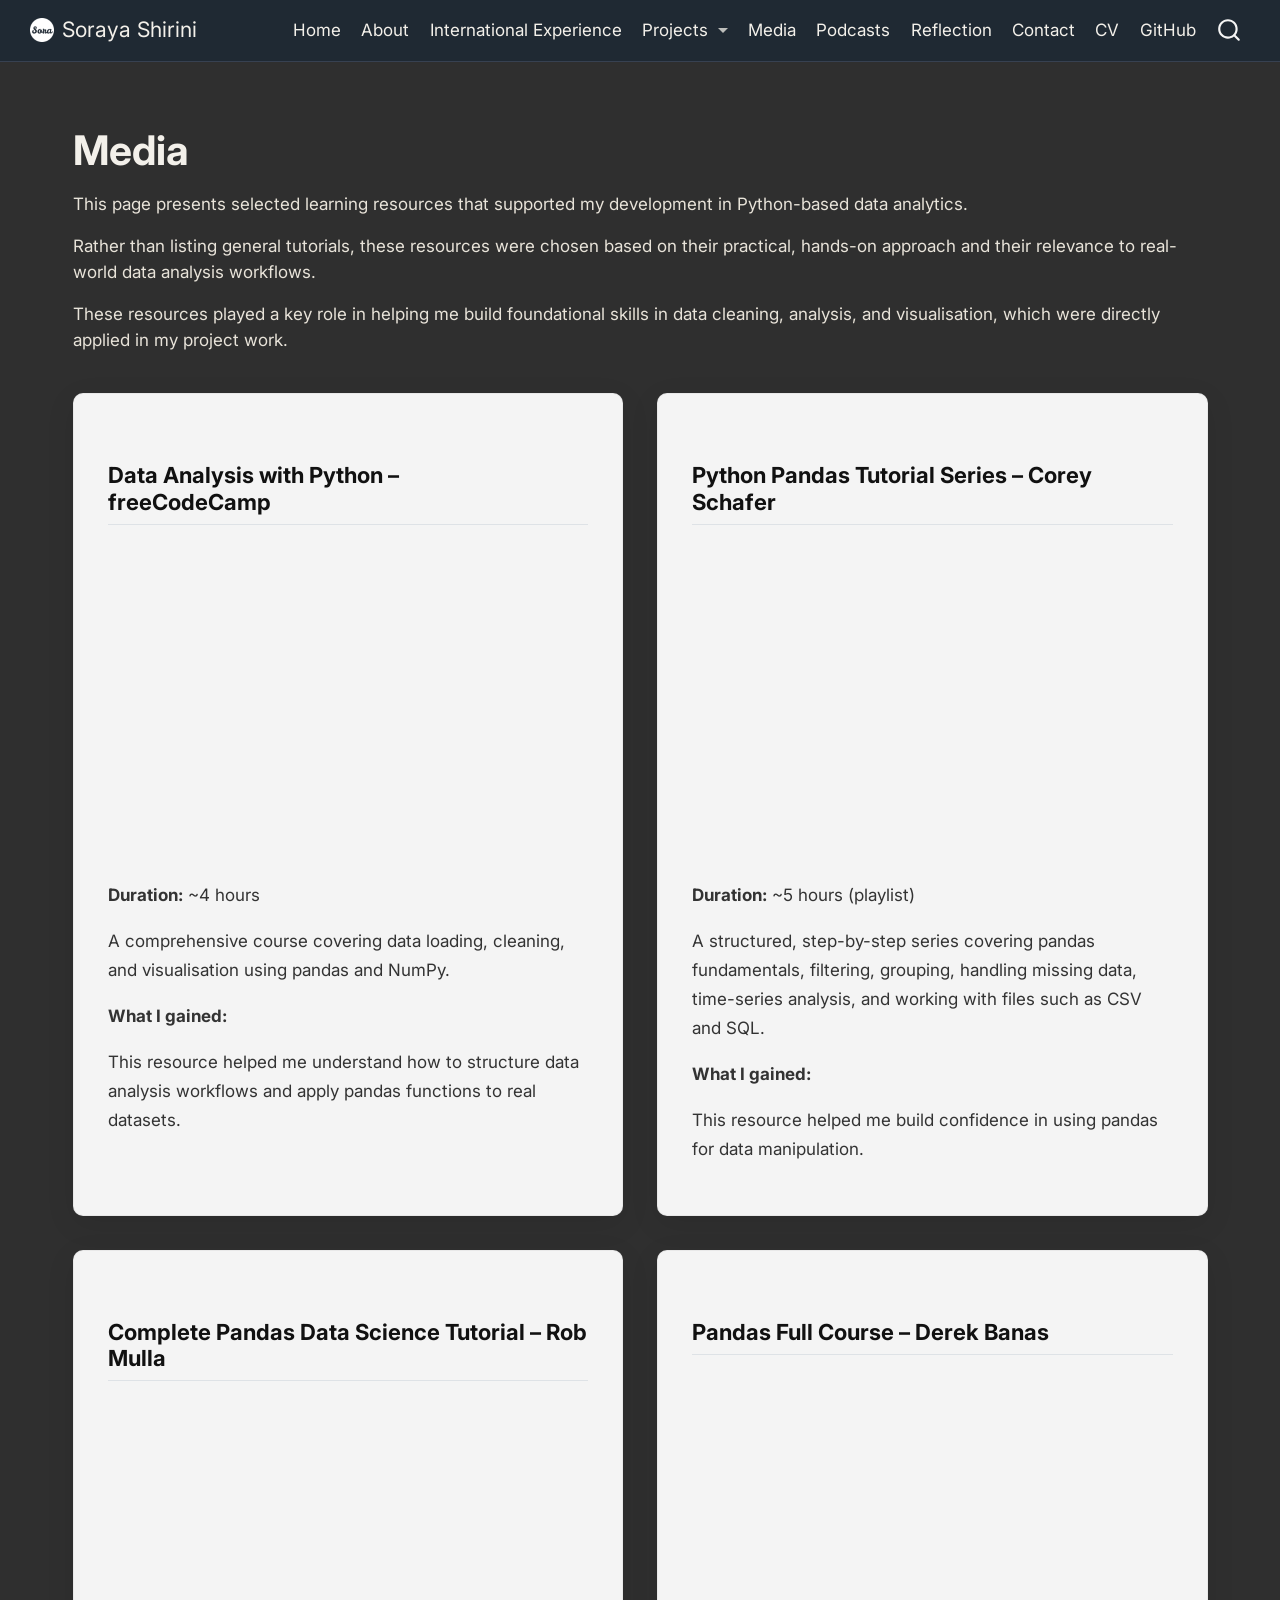
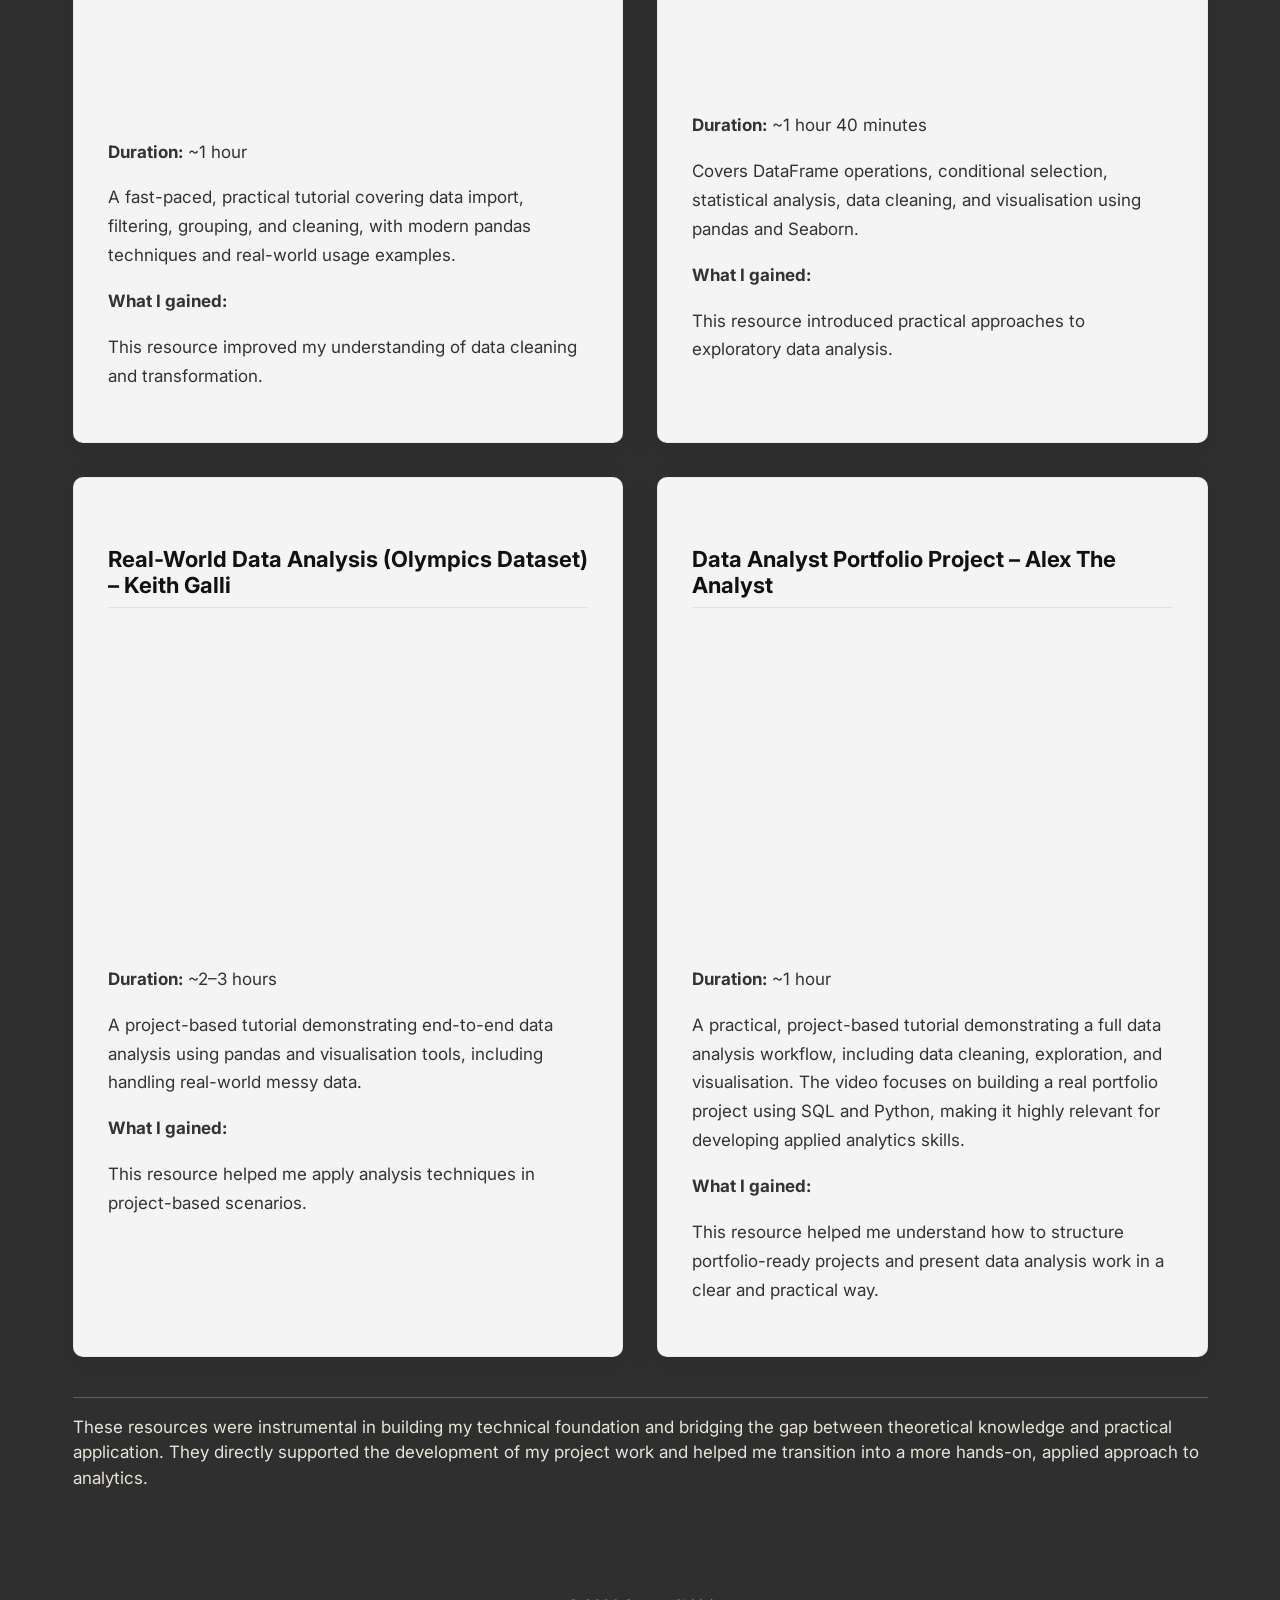
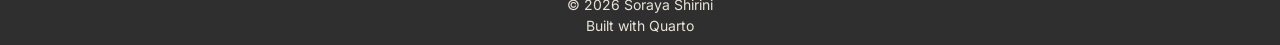
<file: docs/media.html>
<!DOCTYPE html>
<html xmlns="http://www.w3.org/1999/xhtml" lang="en" xml:lang="en"><head>

<meta charset="utf-8">
<meta name="generator" content="quarto-1.9.36">

<meta name="viewport" content="width=device-width, initial-scale=1.0, user-scalable=yes">


<title>media – Soraya Shirini</title>
<style>
/* Default styles provided by pandoc.
** See https://pandoc.org/MANUAL.html#variables-for-html for config info.
*/
code{white-space: pre-wrap;}
span.smallcaps{font-variant: small-caps;}
div.columns{display: flex; gap: min(4vw, 1.5em);}
div.column{flex: auto; overflow-x: auto;}
div.hanging-indent{margin-left: 1.5em; text-indent: -1.5em;}
ul.task-list{list-style: none;}
ul.task-list li input[type="checkbox"] {
  width: 0.8em;
  margin: 0 0.8em 0.2em -1em; /* quarto-specific, see https://github.com/quarto-dev/quarto-cli/issues/4556 */ 
  vertical-align: middle;
}
</style>


<script src="site_libs/quarto-nav/quarto-nav.js"></script>
<script src="site_libs/quarto-nav/headroom.min.js"></script>
<script src="site_libs/clipboard/clipboard.min.js"></script>
<script src="site_libs/quarto-search/autocomplete.umd.js"></script>
<script src="site_libs/quarto-search/fuse.min.js"></script>
<script src="site_libs/quarto-search/quarto-search.js"></script>
<meta name="quarto:offset" content="./">
<link href="./images/favicon.ico" rel="icon">
<script src="site_libs/quarto-html/quarto.js" type="module"></script>
<script src="site_libs/quarto-html/tabsets/tabsets.js" type="module"></script>
<script src="site_libs/quarto-html/popper.min.js"></script>
<script src="site_libs/quarto-html/tippy.umd.min.js"></script>
<script src="site_libs/quarto-html/anchor.min.js"></script>
<link href="site_libs/quarto-html/tippy.css" rel="stylesheet">
<link href="site_libs/quarto-html/quarto-syntax-highlighting-dark-dbc92dda8186f57fa2e333fbb71d6a9d.css" rel="stylesheet" id="quarto-text-highlighting-styles">
<script src="site_libs/bootstrap/bootstrap.min.js"></script>
<link href="site_libs/bootstrap/bootstrap-icons.css" rel="stylesheet">
<link href="site_libs/bootstrap/bootstrap-de2436ff89d60c60fbf21406aeb838b2.min.css" rel="stylesheet" append-hash="true" id="quarto-bootstrap" data-mode="dark">
<script id="quarto-search-options" type="application/json">{
  "location": "navbar",
  "copy-button": false,
  "collapse-after": 3,
  "panel-placement": "end",
  "type": "overlay",
  "limit": 50,
  "keyboard-shortcut": [
    "f",
    "/",
    "s"
  ],
  "show-item-context": false,
  "language": {
    "search-no-results-text": "No results",
    "search-matching-documents-text": "matching documents",
    "search-copy-link-title": "Copy link to search",
    "search-hide-matches-text": "Hide additional matches",
    "search-more-match-text": "more match in this document",
    "search-more-matches-text": "more matches in this document",
    "search-clear-button-title": "Clear",
    "search-text-placeholder": "",
    "search-detached-cancel-button-title": "Cancel",
    "search-submit-button-title": "Submit",
    "search-label": "Search"
  }
}</script>
<script async="" src="https://www.googletagmanager.com/gtag/js?id=G-VN4JCSV3RZ"></script>

<script type="text/javascript">

window.dataLayer = window.dataLayer || [];
function gtag(){dataLayer.push(arguments);}
gtag('js', new Date());
gtag('config', 'G-VN4JCSV3RZ', { 'anonymize_ip': true});
</script>
<link rel="stylesheet" href="https://cdn.jsdelivr.net/npm/bootstrap-icons@1.11.3/font/bootstrap-icons.min.css">


</head>

<body class="nav-fixed quarto-light">

<div id="quarto-search-results"></div>
  <header id="quarto-header" class="headroom fixed-top">
    <nav class="navbar navbar-expand-lg " data-bs-theme="dark">
      <div class="navbar-container container-fluid">
      <div class="navbar-brand-container mx-auto">
    <a href="./index.html" class="navbar-brand navbar-brand-logo">
    <img src="./images/favicon.ico" alt="" class="navbar-logo light-content">
    <img src="./images/favicon.ico" alt="" class="navbar-logo dark-content">
    </a>
    <a class="navbar-brand" href="./index.html">
    <span class="navbar-title">Soraya Shirini</span>
    </a>
  </div>
            <div id="quarto-search" class="" title="Search"></div>
          <button class="navbar-toggler" type="button" data-bs-toggle="collapse" data-bs-target="#navbarCollapse" aria-controls="navbarCollapse" role="menu" aria-expanded="false" aria-label="Toggle navigation" onclick="if (window.quartoToggleHeadroom) { window.quartoToggleHeadroom(); }">
  <span class="navbar-toggler-icon"></span>
</button>
          <div class="collapse navbar-collapse" id="navbarCollapse">
            <ul class="navbar-nav navbar-nav-scroll ms-auto">
  <li class="nav-item">
    <a class="nav-link" href="./index.html"> 
<span class="menu-text">Home</span></a>
  </li>  
  <li class="nav-item">
    <a class="nav-link" href="./about.html"> 
<span class="menu-text">About</span></a>
  </li>  
  <li class="nav-item">
    <a class="nav-link" href="./international-experience.html"> 
<span class="menu-text">International Experience</span></a>
  </li>  
  <li class="nav-item dropdown ">
    <a class="nav-link dropdown-toggle" href="#" id="nav-menu-projects" role="link" data-bs-toggle="dropdown" aria-expanded="false">
 <span class="menu-text">Projects</span>
    </a>
    <ul class="dropdown-menu dropdown-menu-end" aria-labelledby="nav-menu-projects">    
        <li>
    <a class="dropdown-item" href="./projects/index.html">
 <span class="dropdown-text">All Projects</span></a>
  </li>  
        <li>
    <a class="dropdown-item" href="./projects/fraud-analysis-project.html">
 <span class="dropdown-text">Fraud Analysis</span></a>
  </li>  
        <li>
    <a class="dropdown-item" href="./projects/nlp-sentiment-project.html">
 <span class="dropdown-text">NLP Sentiment Analysis</span></a>
  </li>  
        <li>
    <a class="dropdown-item" href="./projects/clinic-no-show-analysis.html">
 <span class="dropdown-text">SQL No-Show Analysis</span></a>
  </li>  
    </ul>
  </li>
  <li class="nav-item">
    <a class="nav-link active" href="./media.html" aria-current="page"> 
<span class="menu-text">Media</span></a>
  </li>  
  <li class="nav-item">
    <a class="nav-link" href="./podcasts.html"> 
<span class="menu-text">Podcasts</span></a>
  </li>  
  <li class="nav-item">
    <a class="nav-link" href="./reflection.html"> 
<span class="menu-text">Reflection</span></a>
  </li>  
  <li class="nav-item">
    <a class="nav-link" href="./contact.html"> 
<span class="menu-text">Contact</span></a>
  </li>  
  <li class="nav-item">
    <a class="nav-link" href="./soraya-shirini-cv.pdf" target="_blank"> 
<span class="menu-text">CV</span></a>
  </li>  
  <li class="nav-item">
    <a class="nav-link" href="https://github.com/sorayashirini/business-analytics-portfolio" target="_blank"> 
<span class="menu-text">GitHub</span></a>
  </li>  
</ul>
          </div> <!-- /navcollapse -->
            <div class="quarto-navbar-tools">
</div>
      </div> <!-- /container-fluid -->
    </nav>
</header>
<!-- content -->
<div id="quarto-content" class="quarto-container page-columns page-rows-contents page-layout-full page-navbar">
<!-- sidebar -->
<!-- margin-sidebar -->
    
<!-- main -->
<main class="content column-page" id="quarto-document-content"><header id="title-block-header" class="quarto-title-block"></header>




<section id="media" class="level1">
<h1>Media</h1>
<p>This page presents selected learning resources that supported my development in Python-based data analytics.</p>
<p>Rather than listing general tutorials, these resources were chosen based on their practical, hands-on approach and their relevance to real-world data analysis workflows.</p>
<p>These resources played a key role in helping me build foundational skills in data cleaning, analysis, and visualisation, which were directly applied in my project work.</p>
<div class="media-cards">
<section id="data-analysis-with-python-freecodecamp" class="level2 media-card">
<h2 class="anchored" data-anchor-id="data-analysis-with-python-freecodecamp">Data Analysis with Python – freeCodeCamp</h2>
<iframe width="100%" height="315" src="https://www.youtube.com/embed/r-uOLxNrNk8" title="Data Analysis with Python" frameborder="0" allowfullscreen="">
</iframe>
<p><strong>Duration:</strong> ~4 hours</p>
<p>A comprehensive course covering data loading, cleaning, and visualisation using pandas and NumPy.</p>
<p><strong>What I gained:</strong></p>
<p>This resource helped me understand how to structure data analysis workflows and apply pandas functions to real datasets.</p>
</section>
<section id="python-pandas-tutorial-series-corey-schafer" class="level2 media-card">
<h2 class="anchored" data-anchor-id="python-pandas-tutorial-series-corey-schafer">Python Pandas Tutorial Series – Corey Schafer</h2>
<iframe width="100%" height="315" src="https://www.youtube.com/embed/vmEHCJofslg" title="Pandas Tutorial Series" frameborder="0" allowfullscreen="">
</iframe>
<p><strong>Duration:</strong> ~5 hours (playlist)</p>
<p>A structured, step-by-step series covering pandas fundamentals, filtering, grouping, handling missing data, time-series analysis, and working with files such as CSV and SQL.</p>
<p><strong>What I gained:</strong></p>
<p>This resource helped me build confidence in using pandas for data manipulation.</p>
</section>
<section id="complete-pandas-data-science-tutorial-rob-mulla" class="level2 media-card">
<h2 class="anchored" data-anchor-id="complete-pandas-data-science-tutorial-rob-mulla">Complete Pandas Data Science Tutorial – Rob Mulla</h2>
<iframe width="100%" height="315" src="https://www.youtube.com/embed/2uvysYbKdjM" title="Pandas Data Science Tutorial" frameborder="0" allowfullscreen="">
</iframe>
<p><strong>Duration:</strong> ~1 hour</p>
<p>A fast-paced, practical tutorial covering data import, filtering, grouping, and cleaning, with modern pandas techniques and real-world usage examples.</p>
<p><strong>What I gained:</strong></p>
<p>This resource improved my understanding of data cleaning and transformation.</p>
</section>
<section id="pandas-full-course-derek-banas" class="level2 media-card">
<h2 class="anchored" data-anchor-id="pandas-full-course-derek-banas">Pandas Full Course – Derek Banas</h2>
<iframe width="100%" height="315" src="https://www.youtube.com/embed/2pWv7GOvuf0" title="Pandas Full Course" frameborder="0" allowfullscreen="">
</iframe>
<p><strong>Duration:</strong> ~1 hour 40 minutes</p>
<p>Covers DataFrame operations, conditional selection, statistical analysis, data cleaning, and visualisation using pandas and Seaborn.</p>
<p><strong>What I gained:</strong></p>
<p>This resource introduced practical approaches to exploratory data analysis.</p>
</section>
<section id="real-world-data-analysis-olympics-dataset-keith-galli" class="level2 media-card">
<h2 class="anchored" data-anchor-id="real-world-data-analysis-olympics-dataset-keith-galli">Real-World Data Analysis (Olympics Dataset) – Keith Galli</h2>
<iframe width="100%" height="315" src="https://www.youtube.com/embed/eMOA1pPVUc4" title="Olympics Data Analysis" frameborder="0" allowfullscreen="">
</iframe>
<p><strong>Duration:</strong> ~2–3 hours</p>
<p>A project-based tutorial demonstrating end-to-end data analysis using pandas and visualisation tools, including handling real-world messy data.</p>
<p><strong>What I gained:</strong></p>
<p>This resource helped me apply analysis techniques in project-based scenarios.</p>
</section>
<section id="data-analyst-portfolio-project-alex-the-analyst" class="level2 media-card">
<h2 class="anchored" data-anchor-id="data-analyst-portfolio-project-alex-the-analyst">Data Analyst Portfolio Project – Alex The Analyst</h2>
<iframe width="100%" height="315" src="https://www.youtube.com/embed/qfyynHBFOsM" title="Data Analyst Portfolio Project" frameborder="0" allowfullscreen="">
</iframe>
<p><strong>Duration:</strong> ~1 hour</p>
<p>A practical, project-based tutorial demonstrating a full data analysis workflow, including data cleaning, exploration, and visualisation. The video focuses on building a real portfolio project using SQL and Python, making it highly relevant for developing applied analytics skills.</p>
<p><strong>What I gained:</strong></p>
<p>This resource helped me understand how to structure portfolio-ready projects and present data analysis work in a clear and practical way.</p>
</section>
</div>
<hr>
<p>These resources were instrumental in building my technical foundation and bridging the gap between theoretical knowledge and practical application. They directly supported the development of my project work and helped me transition into a more hands-on, applied approach to analytics.</p>


</section>

</main> <!-- /main -->
<script id="quarto-html-after-body" type="application/javascript">
  window.document.addEventListener("DOMContentLoaded", function (event) {
    const icon = "";
    const anchorJS = new window.AnchorJS();
    anchorJS.options = {
      placement: 'right',
      icon: icon
    };
    anchorJS.add('.anchored');
    const isCodeAnnotation = (el) => {
      for (const clz of el.classList) {
        if (clz.startsWith('code-annotation-')) {                     
          return true;
        }
      }
      return false;
    }
    const onCopySuccess = function(e) {
      // button target
      const button = e.trigger;
      // don't keep focus
      button.blur();
      // flash "checked"
      button.classList.add('code-copy-button-checked');
      var currentTitle = button.getAttribute("title");
      button.setAttribute("title", "Copied!");
      let tooltip;
      if (window.bootstrap) {
        button.setAttribute("data-bs-toggle", "tooltip");
        button.setAttribute("data-bs-placement", "left");
        button.setAttribute("data-bs-title", "Copied!");
        tooltip = new bootstrap.Tooltip(button, 
          { trigger: "manual", 
            customClass: "code-copy-button-tooltip",
            offset: [0, -8]});
        tooltip.show();    
      }
      setTimeout(function() {
        if (tooltip) {
          tooltip.hide();
          button.removeAttribute("data-bs-title");
          button.removeAttribute("data-bs-toggle");
          button.removeAttribute("data-bs-placement");
        }
        button.setAttribute("title", currentTitle);
        button.classList.remove('code-copy-button-checked');
      }, 1000);
      // clear code selection
      e.clearSelection();
    }
    const getTextToCopy = function(trigger) {
      const outerScaffold = trigger.parentElement.cloneNode(true);
      const codeEl = outerScaffold.querySelector('code');
      for (const childEl of codeEl.children) {
        if (isCodeAnnotation(childEl)) {
          childEl.remove();
        }
      }
      return codeEl.innerText;
    }
    const clipboard = new window.ClipboardJS('.code-copy-button:not([data-in-quarto-modal])', {
      text: getTextToCopy
    });
    clipboard.on('success', onCopySuccess);
    if (window.document.getElementById('quarto-embedded-source-code-modal')) {
      const clipboardModal = new window.ClipboardJS('.code-copy-button[data-in-quarto-modal]', {
        text: getTextToCopy,
        container: window.document.getElementById('quarto-embedded-source-code-modal')
      });
      clipboardModal.on('success', onCopySuccess);
    }
      var localhostRegex = new RegExp(/^(?:http|https):\/\/localhost\:?[0-9]*\//);
      var mailtoRegex = new RegExp(/^mailto:/);
        var filterRegex = new RegExp('/' + window.location.host + '/');
      var isInternal = (href) => {
          return filterRegex.test(href) || localhostRegex.test(href) || mailtoRegex.test(href);
      }
      // Inspect non-navigation links and adorn them if external
     var links = window.document.querySelectorAll('a[href]:not(.nav-link):not(.navbar-brand):not(.toc-action):not(.sidebar-link):not(.sidebar-item-toggle):not(.pagination-link):not(.no-external):not([aria-hidden]):not(.dropdown-item):not(.quarto-navigation-tool):not(.about-link)');
      for (var i=0; i<links.length; i++) {
        const link = links[i];
        if (!isInternal(link.href)) {
          // undo the damage that might have been done by quarto-nav.js in the case of
          // links that we want to consider external
          if (link.dataset.originalHref !== undefined) {
            link.href = link.dataset.originalHref;
          }
        }
      }
    function tippyHover(el, contentFn, onTriggerFn, onUntriggerFn) {
      const config = {
        allowHTML: true,
        maxWidth: 500,
        delay: 100,
        arrow: false,
        appendTo: function(el) {
            return el.parentElement;
        },
        interactive: true,
        interactiveBorder: 10,
        theme: 'quarto',
        placement: 'bottom-start',
      };
      if (contentFn) {
        config.content = contentFn;
      }
      if (onTriggerFn) {
        config.onTrigger = onTriggerFn;
      }
      if (onUntriggerFn) {
        config.onUntrigger = onUntriggerFn;
      }
      window.tippy(el, config); 
    }
    const noterefs = window.document.querySelectorAll('a[role="doc-noteref"]');
    for (var i=0; i<noterefs.length; i++) {
      const ref = noterefs[i];
      tippyHover(ref, function() {
        // use id or data attribute instead here
        let href = ref.getAttribute('data-footnote-href') || ref.getAttribute('href');
        try { href = new URL(href).hash; } catch {}
        const id = href.replace(/^#\/?/, "");
        const note = window.document.getElementById(id);
        if (note) {
          return note.innerHTML;
        } else {
          return "";
        }
      });
    }
    const xrefs = window.document.querySelectorAll('a.quarto-xref');
    const processXRef = (id, note) => {
      // Strip column container classes
      const stripColumnClz = (el) => {
        el.classList.remove("page-full", "page-columns");
        if (el.children) {
          for (const child of el.children) {
            stripColumnClz(child);
          }
        }
      }
      stripColumnClz(note)
      if (id === null || id.startsWith('sec-')) {
        // Special case sections, only their first couple elements
        const container = document.createElement("div");
        if (note.children && note.children.length > 2) {
          container.appendChild(note.children[0].cloneNode(true));
          for (let i = 1; i < note.children.length; i++) {
            const child = note.children[i];
            if (child.tagName === "P" && child.innerText === "") {
              continue;
            } else {
              container.appendChild(child.cloneNode(true));
              break;
            }
          }
          if (window.Quarto?.typesetMath) {
            window.Quarto.typesetMath(container);
          }
          return container.innerHTML
        } else {
          if (window.Quarto?.typesetMath) {
            window.Quarto.typesetMath(note);
          }
          return note.innerHTML;
        }
      } else {
        // Remove any anchor links if they are present
        const anchorLink = note.querySelector('a.anchorjs-link');
        if (anchorLink) {
          anchorLink.remove();
        }
        if (window.Quarto?.typesetMath) {
          window.Quarto.typesetMath(note);
        }
        if (note.classList.contains("callout")) {
          return note.outerHTML;
        } else {
          return note.innerHTML;
        }
      }
    }
    for (var i=0; i<xrefs.length; i++) {
      const xref = xrefs[i];
      tippyHover(xref, undefined, function(instance) {
        instance.disable();
        let url = xref.getAttribute('href');
        let hash = undefined; 
        if (url.startsWith('#')) {
          hash = url;
        } else {
          try { hash = new URL(url).hash; } catch {}
        }
        if (hash) {
          const id = hash.replace(/^#\/?/, "");
          const note = window.document.getElementById(id);
          if (note !== null) {
            try {
              const html = processXRef(id, note.cloneNode(true));
              instance.setContent(html);
            } finally {
              instance.enable();
              instance.show();
            }
          } else {
            // See if we can fetch this
            fetch(url.split('#')[0])
            .then(res => res.text())
            .then(html => {
              const parser = new DOMParser();
              const htmlDoc = parser.parseFromString(html, "text/html");
              const note = htmlDoc.getElementById(id);
              if (note !== null) {
                const html = processXRef(id, note);
                instance.setContent(html);
              } 
            }).finally(() => {
              instance.enable();
              instance.show();
            });
          }
        } else {
          // See if we can fetch a full url (with no hash to target)
          // This is a special case and we should probably do some content thinning / targeting
          fetch(url)
          .then(res => res.text())
          .then(html => {
            const parser = new DOMParser();
            const htmlDoc = parser.parseFromString(html, "text/html");
            const note = htmlDoc.querySelector('main.content');
            if (note !== null) {
              // This should only happen for chapter cross references
              // (since there is no id in the URL)
              // remove the first header
              if (note.children.length > 0 && note.children[0].tagName === "HEADER") {
                note.children[0].remove();
              }
              const html = processXRef(null, note);
              instance.setContent(html);
            } 
          }).finally(() => {
            instance.enable();
            instance.show();
          });
        }
      }, function(instance) {
      });
    }
        let selectedAnnoteEl;
        const selectorForAnnotation = ( cell, annotation) => {
          let cellAttr = 'data-code-cell="' + cell + '"';
          let lineAttr = 'data-code-annotation="' +  annotation + '"';
          const selector = 'span[' + cellAttr + '][' + lineAttr + ']';
          return selector;
        }
        const selectCodeLines = (annoteEl) => {
          const doc = window.document;
          const targetCell = annoteEl.getAttribute("data-target-cell");
          const targetAnnotation = annoteEl.getAttribute("data-target-annotation");
          const annoteSpan = window.document.querySelector(selectorForAnnotation(targetCell, targetAnnotation));
          const lines = annoteSpan.getAttribute("data-code-lines").split(",");
          const lineIds = lines.map((line) => {
            return targetCell + "-" + line;
          })
          let top = null;
          let height = null;
          let parent = null;
          if (lineIds.length > 0) {
              //compute the position of the single el (top and bottom and make a div)
              const el = window.document.getElementById(lineIds[0]);
              top = el.offsetTop;
              height = el.offsetHeight;
              parent = el.parentElement.parentElement;
            if (lineIds.length > 1) {
              const lastEl = window.document.getElementById(lineIds[lineIds.length - 1]);
              const bottom = lastEl.offsetTop + lastEl.offsetHeight;
              height = bottom - top;
            }
            if (top !== null && height !== null && parent !== null) {
              // cook up a div (if necessary) and position it 
              let div = window.document.getElementById("code-annotation-line-highlight");
              if (div === null) {
                div = window.document.createElement("div");
                div.setAttribute("id", "code-annotation-line-highlight");
                div.style.position = 'absolute';
                parent.appendChild(div);
              }
              div.style.top = top - 2 + "px";
              div.style.height = height + 4 + "px";
              div.style.left = 0;
              let gutterDiv = window.document.getElementById("code-annotation-line-highlight-gutter");
              if (gutterDiv === null) {
                gutterDiv = window.document.createElement("div");
                gutterDiv.setAttribute("id", "code-annotation-line-highlight-gutter");
                gutterDiv.style.position = 'absolute';
                const codeCell = window.document.getElementById(targetCell);
                const gutter = codeCell.querySelector('.code-annotation-gutter');
                gutter.appendChild(gutterDiv);
              }
              gutterDiv.style.top = top - 2 + "px";
              gutterDiv.style.height = height + 4 + "px";
            }
            selectedAnnoteEl = annoteEl;
          }
        };
        const unselectCodeLines = () => {
          const elementsIds = ["code-annotation-line-highlight", "code-annotation-line-highlight-gutter"];
          elementsIds.forEach((elId) => {
            const div = window.document.getElementById(elId);
            if (div) {
              div.remove();
            }
          });
          selectedAnnoteEl = undefined;
        };
          // Handle positioning of the toggle
      window.addEventListener(
        "resize",
        throttle(() => {
          elRect = undefined;
          if (selectedAnnoteEl) {
            selectCodeLines(selectedAnnoteEl);
          }
        }, 10)
      );
      function throttle(fn, ms) {
      let throttle = false;
      let timer;
        return (...args) => {
          if(!throttle) { // first call gets through
              fn.apply(this, args);
              throttle = true;
          } else { // all the others get throttled
              if(timer) clearTimeout(timer); // cancel #2
              timer = setTimeout(() => {
                fn.apply(this, args);
                timer = throttle = false;
              }, ms);
          }
        };
      }
        // Attach click handler to the DT
        const annoteDls = window.document.querySelectorAll('dt[data-target-cell]');
        for (const annoteDlNode of annoteDls) {
          annoteDlNode.addEventListener('click', (event) => {
            const clickedEl = event.target;
            if (clickedEl !== selectedAnnoteEl) {
              unselectCodeLines();
              const activeEl = window.document.querySelector('dt[data-target-cell].code-annotation-active');
              if (activeEl) {
                activeEl.classList.remove('code-annotation-active');
              }
              selectCodeLines(clickedEl);
              clickedEl.classList.add('code-annotation-active');
            } else {
              // Unselect the line
              unselectCodeLines();
              clickedEl.classList.remove('code-annotation-active');
            }
          });
        }
    const findCites = (el) => {
      const parentEl = el.parentElement;
      if (parentEl) {
        const cites = parentEl.dataset.cites;
        if (cites) {
          return {
            el,
            cites: cites.split(' ')
          };
        } else {
          return findCites(el.parentElement)
        }
      } else {
        return undefined;
      }
    };
    var bibliorefs = window.document.querySelectorAll('a[role="doc-biblioref"]');
    for (var i=0; i<bibliorefs.length; i++) {
      const ref = bibliorefs[i];
      const citeInfo = findCites(ref);
      if (citeInfo) {
        tippyHover(citeInfo.el, function() {
          var popup = window.document.createElement('div');
          citeInfo.cites.forEach(function(cite) {
            var citeDiv = window.document.createElement('div');
            citeDiv.classList.add('hanging-indent');
            citeDiv.classList.add('csl-entry');
            var biblioDiv = window.document.getElementById('ref-' + cite);
            if (biblioDiv) {
              citeDiv.innerHTML = biblioDiv.innerHTML;
            }
            popup.appendChild(citeDiv);
          });
          return popup.innerHTML;
        });
      }
    }
  });
  </script>
</div> <!-- /content -->
<footer class="footer">
  <div class="nav-footer">
    <div class="nav-footer-left">
      &nbsp;
    </div>   
    <div class="nav-footer-center">
<p>© 2026 Soraya Shirini<br>
Built with Quarto</p>
</div>
    <div class="nav-footer-right">
      &nbsp;
    </div>
  </div>
</footer>




</body></html>
</file>
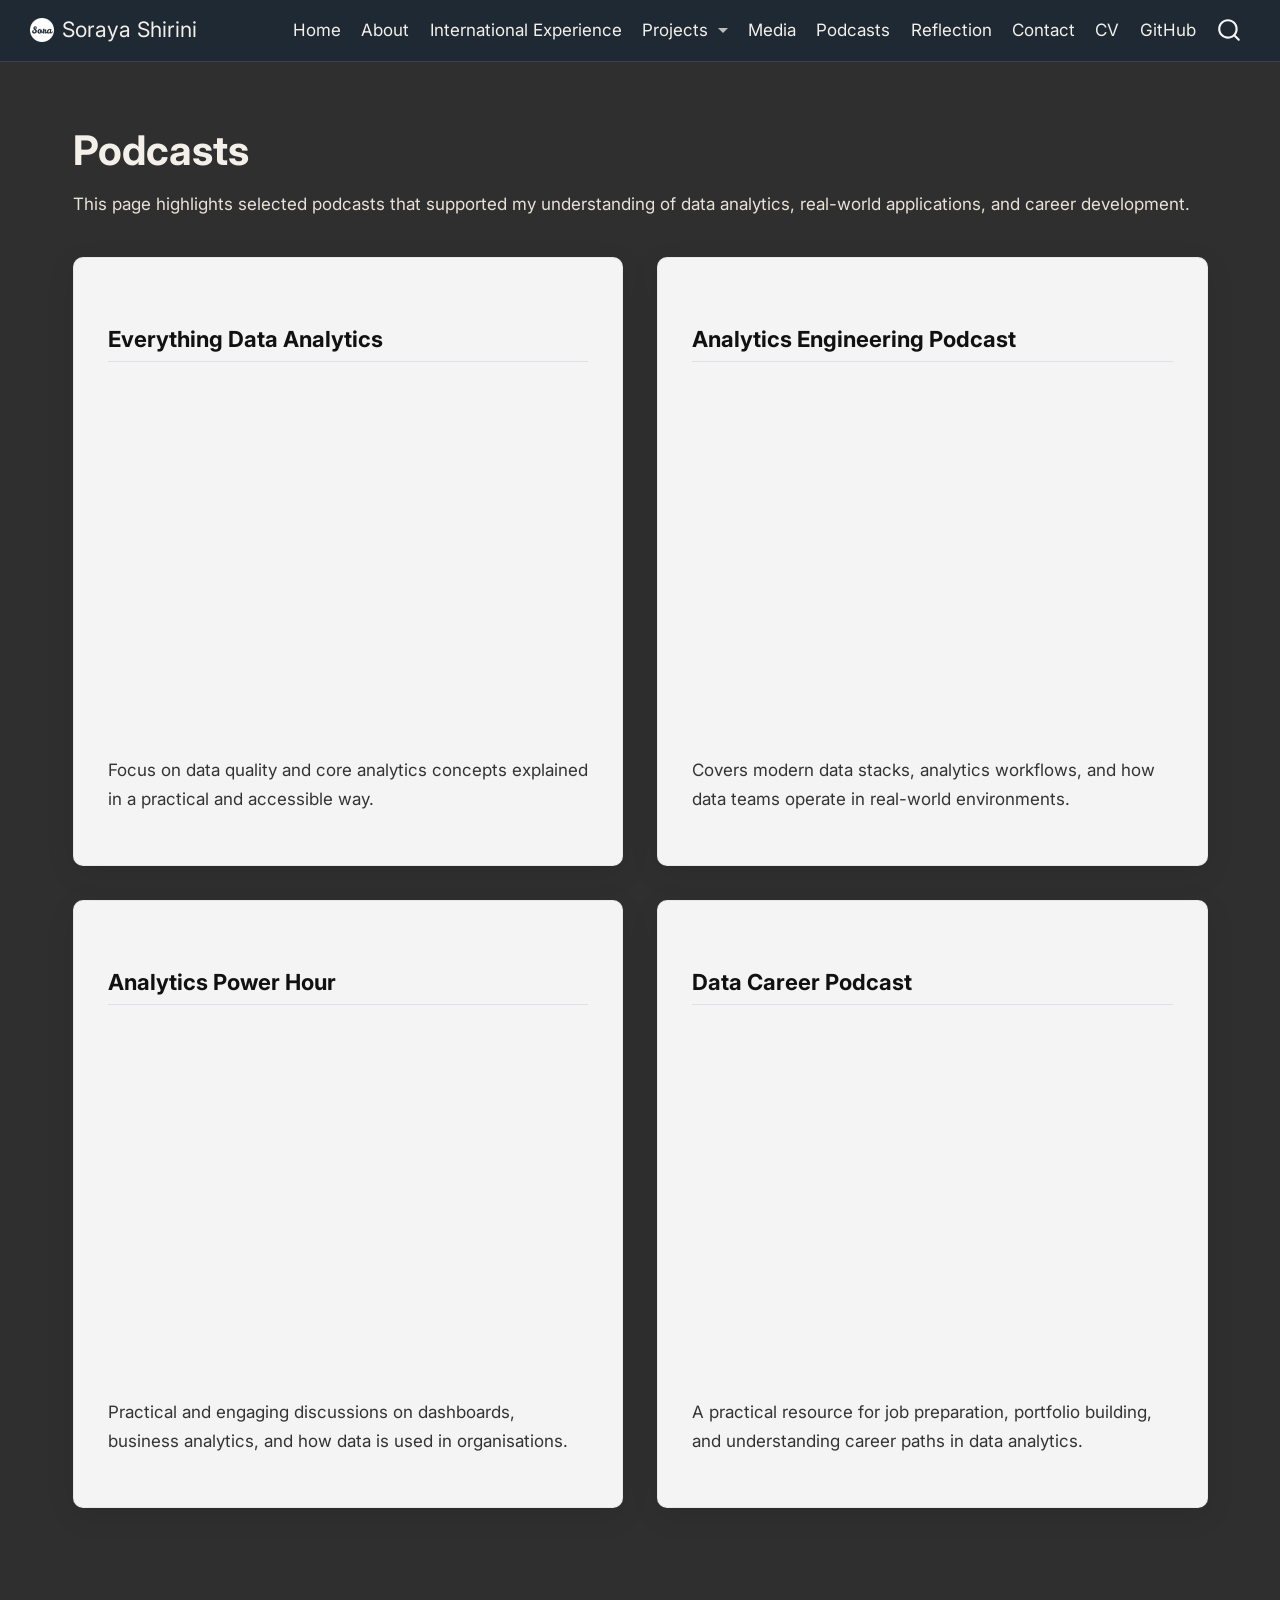
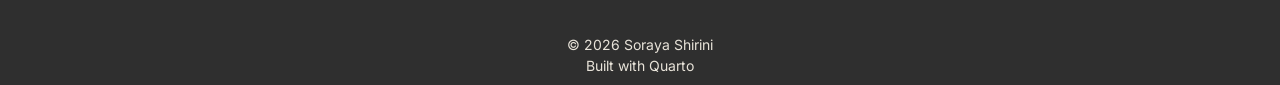
<file: docs/podcasts.html>
<!DOCTYPE html>
<html xmlns="http://www.w3.org/1999/xhtml" lang="en" xml:lang="en"><head>

<meta charset="utf-8">
<meta name="generator" content="quarto-1.9.36">

<meta name="viewport" content="width=device-width, initial-scale=1.0, user-scalable=yes">


<title>podcasts – Soraya Shirini</title>
<style>
/* Default styles provided by pandoc.
** See https://pandoc.org/MANUAL.html#variables-for-html for config info.
*/
code{white-space: pre-wrap;}
span.smallcaps{font-variant: small-caps;}
div.columns{display: flex; gap: min(4vw, 1.5em);}
div.column{flex: auto; overflow-x: auto;}
div.hanging-indent{margin-left: 1.5em; text-indent: -1.5em;}
ul.task-list{list-style: none;}
ul.task-list li input[type="checkbox"] {
  width: 0.8em;
  margin: 0 0.8em 0.2em -1em; /* quarto-specific, see https://github.com/quarto-dev/quarto-cli/issues/4556 */ 
  vertical-align: middle;
}
</style>


<script src="site_libs/quarto-nav/quarto-nav.js"></script>
<script src="site_libs/quarto-nav/headroom.min.js"></script>
<script src="site_libs/clipboard/clipboard.min.js"></script>
<script src="site_libs/quarto-search/autocomplete.umd.js"></script>
<script src="site_libs/quarto-search/fuse.min.js"></script>
<script src="site_libs/quarto-search/quarto-search.js"></script>
<meta name="quarto:offset" content="./">
<link href="./images/favicon.ico" rel="icon">
<script src="site_libs/quarto-html/quarto.js" type="module"></script>
<script src="site_libs/quarto-html/tabsets/tabsets.js" type="module"></script>
<script src="site_libs/quarto-html/popper.min.js"></script>
<script src="site_libs/quarto-html/tippy.umd.min.js"></script>
<script src="site_libs/quarto-html/anchor.min.js"></script>
<link href="site_libs/quarto-html/tippy.css" rel="stylesheet">
<link href="site_libs/quarto-html/quarto-syntax-highlighting-dark-dbc92dda8186f57fa2e333fbb71d6a9d.css" rel="stylesheet" id="quarto-text-highlighting-styles">
<script src="site_libs/bootstrap/bootstrap.min.js"></script>
<link href="site_libs/bootstrap/bootstrap-icons.css" rel="stylesheet">
<link href="site_libs/bootstrap/bootstrap-de2436ff89d60c60fbf21406aeb838b2.min.css" rel="stylesheet" append-hash="true" id="quarto-bootstrap" data-mode="dark">
<script id="quarto-search-options" type="application/json">{
  "location": "navbar",
  "copy-button": false,
  "collapse-after": 3,
  "panel-placement": "end",
  "type": "overlay",
  "limit": 50,
  "keyboard-shortcut": [
    "f",
    "/",
    "s"
  ],
  "show-item-context": false,
  "language": {
    "search-no-results-text": "No results",
    "search-matching-documents-text": "matching documents",
    "search-copy-link-title": "Copy link to search",
    "search-hide-matches-text": "Hide additional matches",
    "search-more-match-text": "more match in this document",
    "search-more-matches-text": "more matches in this document",
    "search-clear-button-title": "Clear",
    "search-text-placeholder": "",
    "search-detached-cancel-button-title": "Cancel",
    "search-submit-button-title": "Submit",
    "search-label": "Search"
  }
}</script>
<script async="" src="https://www.googletagmanager.com/gtag/js?id=G-VN4JCSV3RZ"></script>

<script type="text/javascript">

window.dataLayer = window.dataLayer || [];
function gtag(){dataLayer.push(arguments);}
gtag('js', new Date());
gtag('config', 'G-VN4JCSV3RZ', { 'anonymize_ip': true});
</script>
<link rel="stylesheet" href="https://cdn.jsdelivr.net/npm/bootstrap-icons@1.11.3/font/bootstrap-icons.min.css">


</head>

<body class="nav-fixed quarto-light">

<div id="quarto-search-results"></div>
  <header id="quarto-header" class="headroom fixed-top">
    <nav class="navbar navbar-expand-lg " data-bs-theme="dark">
      <div class="navbar-container container-fluid">
      <div class="navbar-brand-container mx-auto">
    <a href="./index.html" class="navbar-brand navbar-brand-logo">
    <img src="./images/favicon.ico" alt="" class="navbar-logo light-content">
    <img src="./images/favicon.ico" alt="" class="navbar-logo dark-content">
    </a>
    <a class="navbar-brand" href="./index.html">
    <span class="navbar-title">Soraya Shirini</span>
    </a>
  </div>
            <div id="quarto-search" class="" title="Search"></div>
          <button class="navbar-toggler" type="button" data-bs-toggle="collapse" data-bs-target="#navbarCollapse" aria-controls="navbarCollapse" role="menu" aria-expanded="false" aria-label="Toggle navigation" onclick="if (window.quartoToggleHeadroom) { window.quartoToggleHeadroom(); }">
  <span class="navbar-toggler-icon"></span>
</button>
          <div class="collapse navbar-collapse" id="navbarCollapse">
            <ul class="navbar-nav navbar-nav-scroll ms-auto">
  <li class="nav-item">
    <a class="nav-link" href="./index.html"> 
<span class="menu-text">Home</span></a>
  </li>  
  <li class="nav-item">
    <a class="nav-link" href="./about.html"> 
<span class="menu-text">About</span></a>
  </li>  
  <li class="nav-item">
    <a class="nav-link" href="./international-experience.html"> 
<span class="menu-text">International Experience</span></a>
  </li>  
  <li class="nav-item dropdown ">
    <a class="nav-link dropdown-toggle" href="#" id="nav-menu-projects" role="link" data-bs-toggle="dropdown" aria-expanded="false">
 <span class="menu-text">Projects</span>
    </a>
    <ul class="dropdown-menu dropdown-menu-end" aria-labelledby="nav-menu-projects">    
        <li>
    <a class="dropdown-item" href="./projects/index.html">
 <span class="dropdown-text">All Projects</span></a>
  </li>  
        <li>
    <a class="dropdown-item" href="./projects/fraud-analysis-project.html">
 <span class="dropdown-text">Fraud Analysis</span></a>
  </li>  
        <li>
    <a class="dropdown-item" href="./projects/nlp-sentiment-project.html">
 <span class="dropdown-text">NLP Sentiment Analysis</span></a>
  </li>  
        <li>
    <a class="dropdown-item" href="./projects/clinic-no-show-analysis.html">
 <span class="dropdown-text">SQL No-Show Analysis</span></a>
  </li>  
    </ul>
  </li>
  <li class="nav-item">
    <a class="nav-link" href="./media.html"> 
<span class="menu-text">Media</span></a>
  </li>  
  <li class="nav-item">
    <a class="nav-link active" href="./podcasts.html" aria-current="page"> 
<span class="menu-text">Podcasts</span></a>
  </li>  
  <li class="nav-item">
    <a class="nav-link" href="./reflection.html"> 
<span class="menu-text">Reflection</span></a>
  </li>  
  <li class="nav-item">
    <a class="nav-link" href="./contact.html"> 
<span class="menu-text">Contact</span></a>
  </li>  
  <li class="nav-item">
    <a class="nav-link" href="./soraya-shirini-cv.pdf" target="_blank"> 
<span class="menu-text">CV</span></a>
  </li>  
  <li class="nav-item">
    <a class="nav-link" href="https://github.com/sorayashirini/business-analytics-portfolio" target="_blank"> 
<span class="menu-text">GitHub</span></a>
  </li>  
</ul>
          </div> <!-- /navcollapse -->
            <div class="quarto-navbar-tools">
</div>
      </div> <!-- /container-fluid -->
    </nav>
</header>
<!-- content -->
<div id="quarto-content" class="quarto-container page-columns page-rows-contents page-layout-full page-navbar">
<!-- sidebar -->
<!-- margin-sidebar -->
    
<!-- main -->
<main class="content column-page" id="quarto-document-content"><header id="title-block-header" class="quarto-title-block"></header>




<section id="podcasts" class="level1">
<h1>Podcasts</h1>
<p>This page highlights selected podcasts that supported my understanding of data analytics, real-world applications, and career development.</p>
<div class="media-cards">
<section id="everything-data-analytics" class="level2 media-card">
<h2 class="anchored" data-anchor-id="everything-data-analytics">Everything Data Analytics</h2>
<iframe style="border-radius:12px" src="https://open.spotify.com/embed/show/2DhQXJtnleGrt8hYl4f9HI?utm_source=generator" width="100%" height="352" frameborder="0" allow="autoplay; clipboard-write; encrypted-media; fullscreen; picture-in-picture" loading="lazy">
</iframe>
<p>Focus on data quality and core analytics concepts explained in a practical and accessible way.</p>
</section>
<section id="analytics-engineering-podcast" class="level2 media-card">
<h2 class="anchored" data-anchor-id="analytics-engineering-podcast">Analytics Engineering Podcast</h2>
<iframe style="border-radius:12px" src="https://open.spotify.com/embed/show/4BKMMeVXk4jJnAQSqGSJvE?utm_source=generator" width="100%" height="352" frameborder="0" allow="autoplay; clipboard-write; encrypted-media; fullscreen; picture-in-picture" loading="lazy">
</iframe>
<p>Covers modern data stacks, analytics workflows, and how data teams operate in real-world environments.</p>
</section>
<section id="analytics-power-hour" class="level2 media-card">
<h2 class="anchored" data-anchor-id="analytics-power-hour">Analytics Power Hour</h2>
<iframe style="border-radius:12px" src="https://open.spotify.com/embed/show/2ReJKUbDtcom5U0GgpOlAz?utm_source=generator" width="100%" height="352" frameborder="0" allow="autoplay; clipboard-write; encrypted-media; fullscreen; picture-in-picture" loading="lazy">
</iframe>
<p>Practical and engaging discussions on dashboards, business analytics, and how data is used in organisations.</p>
</section>
<section id="data-career-podcast" class="level2 media-card">
<h2 class="anchored" data-anchor-id="data-career-podcast">Data Career Podcast</h2>
<iframe style="border-radius:12px" src="https://open.spotify.com/embed/show/1nfBfEtCmuvJkPQgR3bS5a?utm_source=generator" width="100%" height="352" frameborder="0" allow="autoplay; clipboard-write; encrypted-media; fullscreen; picture-in-picture" loading="lazy">
</iframe>
<p>A practical resource for job preparation, portfolio building, and understanding career paths in data analytics.</p>
</section>
</div>


</section>

</main> <!-- /main -->
<script id="quarto-html-after-body" type="application/javascript">
  window.document.addEventListener("DOMContentLoaded", function (event) {
    const icon = "";
    const anchorJS = new window.AnchorJS();
    anchorJS.options = {
      placement: 'right',
      icon: icon
    };
    anchorJS.add('.anchored');
    const isCodeAnnotation = (el) => {
      for (const clz of el.classList) {
        if (clz.startsWith('code-annotation-')) {                     
          return true;
        }
      }
      return false;
    }
    const onCopySuccess = function(e) {
      // button target
      const button = e.trigger;
      // don't keep focus
      button.blur();
      // flash "checked"
      button.classList.add('code-copy-button-checked');
      var currentTitle = button.getAttribute("title");
      button.setAttribute("title", "Copied!");
      let tooltip;
      if (window.bootstrap) {
        button.setAttribute("data-bs-toggle", "tooltip");
        button.setAttribute("data-bs-placement", "left");
        button.setAttribute("data-bs-title", "Copied!");
        tooltip = new bootstrap.Tooltip(button, 
          { trigger: "manual", 
            customClass: "code-copy-button-tooltip",
            offset: [0, -8]});
        tooltip.show();    
      }
      setTimeout(function() {
        if (tooltip) {
          tooltip.hide();
          button.removeAttribute("data-bs-title");
          button.removeAttribute("data-bs-toggle");
          button.removeAttribute("data-bs-placement");
        }
        button.setAttribute("title", currentTitle);
        button.classList.remove('code-copy-button-checked');
      }, 1000);
      // clear code selection
      e.clearSelection();
    }
    const getTextToCopy = function(trigger) {
      const outerScaffold = trigger.parentElement.cloneNode(true);
      const codeEl = outerScaffold.querySelector('code');
      for (const childEl of codeEl.children) {
        if (isCodeAnnotation(childEl)) {
          childEl.remove();
        }
      }
      return codeEl.innerText;
    }
    const clipboard = new window.ClipboardJS('.code-copy-button:not([data-in-quarto-modal])', {
      text: getTextToCopy
    });
    clipboard.on('success', onCopySuccess);
    if (window.document.getElementById('quarto-embedded-source-code-modal')) {
      const clipboardModal = new window.ClipboardJS('.code-copy-button[data-in-quarto-modal]', {
        text: getTextToCopy,
        container: window.document.getElementById('quarto-embedded-source-code-modal')
      });
      clipboardModal.on('success', onCopySuccess);
    }
      var localhostRegex = new RegExp(/^(?:http|https):\/\/localhost\:?[0-9]*\//);
      var mailtoRegex = new RegExp(/^mailto:/);
        var filterRegex = new RegExp('/' + window.location.host + '/');
      var isInternal = (href) => {
          return filterRegex.test(href) || localhostRegex.test(href) || mailtoRegex.test(href);
      }
      // Inspect non-navigation links and adorn them if external
     var links = window.document.querySelectorAll('a[href]:not(.nav-link):not(.navbar-brand):not(.toc-action):not(.sidebar-link):not(.sidebar-item-toggle):not(.pagination-link):not(.no-external):not([aria-hidden]):not(.dropdown-item):not(.quarto-navigation-tool):not(.about-link)');
      for (var i=0; i<links.length; i++) {
        const link = links[i];
        if (!isInternal(link.href)) {
          // undo the damage that might have been done by quarto-nav.js in the case of
          // links that we want to consider external
          if (link.dataset.originalHref !== undefined) {
            link.href = link.dataset.originalHref;
          }
        }
      }
    function tippyHover(el, contentFn, onTriggerFn, onUntriggerFn) {
      const config = {
        allowHTML: true,
        maxWidth: 500,
        delay: 100,
        arrow: false,
        appendTo: function(el) {
            return el.parentElement;
        },
        interactive: true,
        interactiveBorder: 10,
        theme: 'quarto',
        placement: 'bottom-start',
      };
      if (contentFn) {
        config.content = contentFn;
      }
      if (onTriggerFn) {
        config.onTrigger = onTriggerFn;
      }
      if (onUntriggerFn) {
        config.onUntrigger = onUntriggerFn;
      }
      window.tippy(el, config); 
    }
    const noterefs = window.document.querySelectorAll('a[role="doc-noteref"]');
    for (var i=0; i<noterefs.length; i++) {
      const ref = noterefs[i];
      tippyHover(ref, function() {
        // use id or data attribute instead here
        let href = ref.getAttribute('data-footnote-href') || ref.getAttribute('href');
        try { href = new URL(href).hash; } catch {}
        const id = href.replace(/^#\/?/, "");
        const note = window.document.getElementById(id);
        if (note) {
          return note.innerHTML;
        } else {
          return "";
        }
      });
    }
    const xrefs = window.document.querySelectorAll('a.quarto-xref');
    const processXRef = (id, note) => {
      // Strip column container classes
      const stripColumnClz = (el) => {
        el.classList.remove("page-full", "page-columns");
        if (el.children) {
          for (const child of el.children) {
            stripColumnClz(child);
          }
        }
      }
      stripColumnClz(note)
      if (id === null || id.startsWith('sec-')) {
        // Special case sections, only their first couple elements
        const container = document.createElement("div");
        if (note.children && note.children.length > 2) {
          container.appendChild(note.children[0].cloneNode(true));
          for (let i = 1; i < note.children.length; i++) {
            const child = note.children[i];
            if (child.tagName === "P" && child.innerText === "") {
              continue;
            } else {
              container.appendChild(child.cloneNode(true));
              break;
            }
          }
          if (window.Quarto?.typesetMath) {
            window.Quarto.typesetMath(container);
          }
          return container.innerHTML
        } else {
          if (window.Quarto?.typesetMath) {
            window.Quarto.typesetMath(note);
          }
          return note.innerHTML;
        }
      } else {
        // Remove any anchor links if they are present
        const anchorLink = note.querySelector('a.anchorjs-link');
        if (anchorLink) {
          anchorLink.remove();
        }
        if (window.Quarto?.typesetMath) {
          window.Quarto.typesetMath(note);
        }
        if (note.classList.contains("callout")) {
          return note.outerHTML;
        } else {
          return note.innerHTML;
        }
      }
    }
    for (var i=0; i<xrefs.length; i++) {
      const xref = xrefs[i];
      tippyHover(xref, undefined, function(instance) {
        instance.disable();
        let url = xref.getAttribute('href');
        let hash = undefined; 
        if (url.startsWith('#')) {
          hash = url;
        } else {
          try { hash = new URL(url).hash; } catch {}
        }
        if (hash) {
          const id = hash.replace(/^#\/?/, "");
          const note = window.document.getElementById(id);
          if (note !== null) {
            try {
              const html = processXRef(id, note.cloneNode(true));
              instance.setContent(html);
            } finally {
              instance.enable();
              instance.show();
            }
          } else {
            // See if we can fetch this
            fetch(url.split('#')[0])
            .then(res => res.text())
            .then(html => {
              const parser = new DOMParser();
              const htmlDoc = parser.parseFromString(html, "text/html");
              const note = htmlDoc.getElementById(id);
              if (note !== null) {
                const html = processXRef(id, note);
                instance.setContent(html);
              } 
            }).finally(() => {
              instance.enable();
              instance.show();
            });
          }
        } else {
          // See if we can fetch a full url (with no hash to target)
          // This is a special case and we should probably do some content thinning / targeting
          fetch(url)
          .then(res => res.text())
          .then(html => {
            const parser = new DOMParser();
            const htmlDoc = parser.parseFromString(html, "text/html");
            const note = htmlDoc.querySelector('main.content');
            if (note !== null) {
              // This should only happen for chapter cross references
              // (since there is no id in the URL)
              // remove the first header
              if (note.children.length > 0 && note.children[0].tagName === "HEADER") {
                note.children[0].remove();
              }
              const html = processXRef(null, note);
              instance.setContent(html);
            } 
          }).finally(() => {
            instance.enable();
            instance.show();
          });
        }
      }, function(instance) {
      });
    }
        let selectedAnnoteEl;
        const selectorForAnnotation = ( cell, annotation) => {
          let cellAttr = 'data-code-cell="' + cell + '"';
          let lineAttr = 'data-code-annotation="' +  annotation + '"';
          const selector = 'span[' + cellAttr + '][' + lineAttr + ']';
          return selector;
        }
        const selectCodeLines = (annoteEl) => {
          const doc = window.document;
          const targetCell = annoteEl.getAttribute("data-target-cell");
          const targetAnnotation = annoteEl.getAttribute("data-target-annotation");
          const annoteSpan = window.document.querySelector(selectorForAnnotation(targetCell, targetAnnotation));
          const lines = annoteSpan.getAttribute("data-code-lines").split(",");
          const lineIds = lines.map((line) => {
            return targetCell + "-" + line;
          })
          let top = null;
          let height = null;
          let parent = null;
          if (lineIds.length > 0) {
              //compute the position of the single el (top and bottom and make a div)
              const el = window.document.getElementById(lineIds[0]);
              top = el.offsetTop;
              height = el.offsetHeight;
              parent = el.parentElement.parentElement;
            if (lineIds.length > 1) {
              const lastEl = window.document.getElementById(lineIds[lineIds.length - 1]);
              const bottom = lastEl.offsetTop + lastEl.offsetHeight;
              height = bottom - top;
            }
            if (top !== null && height !== null && parent !== null) {
              // cook up a div (if necessary) and position it 
              let div = window.document.getElementById("code-annotation-line-highlight");
              if (div === null) {
                div = window.document.createElement("div");
                div.setAttribute("id", "code-annotation-line-highlight");
                div.style.position = 'absolute';
                parent.appendChild(div);
              }
              div.style.top = top - 2 + "px";
              div.style.height = height + 4 + "px";
              div.style.left = 0;
              let gutterDiv = window.document.getElementById("code-annotation-line-highlight-gutter");
              if (gutterDiv === null) {
                gutterDiv = window.document.createElement("div");
                gutterDiv.setAttribute("id", "code-annotation-line-highlight-gutter");
                gutterDiv.style.position = 'absolute';
                const codeCell = window.document.getElementById(targetCell);
                const gutter = codeCell.querySelector('.code-annotation-gutter');
                gutter.appendChild(gutterDiv);
              }
              gutterDiv.style.top = top - 2 + "px";
              gutterDiv.style.height = height + 4 + "px";
            }
            selectedAnnoteEl = annoteEl;
          }
        };
        const unselectCodeLines = () => {
          const elementsIds = ["code-annotation-line-highlight", "code-annotation-line-highlight-gutter"];
          elementsIds.forEach((elId) => {
            const div = window.document.getElementById(elId);
            if (div) {
              div.remove();
            }
          });
          selectedAnnoteEl = undefined;
        };
          // Handle positioning of the toggle
      window.addEventListener(
        "resize",
        throttle(() => {
          elRect = undefined;
          if (selectedAnnoteEl) {
            selectCodeLines(selectedAnnoteEl);
          }
        }, 10)
      );
      function throttle(fn, ms) {
      let throttle = false;
      let timer;
        return (...args) => {
          if(!throttle) { // first call gets through
              fn.apply(this, args);
              throttle = true;
          } else { // all the others get throttled
              if(timer) clearTimeout(timer); // cancel #2
              timer = setTimeout(() => {
                fn.apply(this, args);
                timer = throttle = false;
              }, ms);
          }
        };
      }
        // Attach click handler to the DT
        const annoteDls = window.document.querySelectorAll('dt[data-target-cell]');
        for (const annoteDlNode of annoteDls) {
          annoteDlNode.addEventListener('click', (event) => {
            const clickedEl = event.target;
            if (clickedEl !== selectedAnnoteEl) {
              unselectCodeLines();
              const activeEl = window.document.querySelector('dt[data-target-cell].code-annotation-active');
              if (activeEl) {
                activeEl.classList.remove('code-annotation-active');
              }
              selectCodeLines(clickedEl);
              clickedEl.classList.add('code-annotation-active');
            } else {
              // Unselect the line
              unselectCodeLines();
              clickedEl.classList.remove('code-annotation-active');
            }
          });
        }
    const findCites = (el) => {
      const parentEl = el.parentElement;
      if (parentEl) {
        const cites = parentEl.dataset.cites;
        if (cites) {
          return {
            el,
            cites: cites.split(' ')
          };
        } else {
          return findCites(el.parentElement)
        }
      } else {
        return undefined;
      }
    };
    var bibliorefs = window.document.querySelectorAll('a[role="doc-biblioref"]');
    for (var i=0; i<bibliorefs.length; i++) {
      const ref = bibliorefs[i];
      const citeInfo = findCites(ref);
      if (citeInfo) {
        tippyHover(citeInfo.el, function() {
          var popup = window.document.createElement('div');
          citeInfo.cites.forEach(function(cite) {
            var citeDiv = window.document.createElement('div');
            citeDiv.classList.add('hanging-indent');
            citeDiv.classList.add('csl-entry');
            var biblioDiv = window.document.getElementById('ref-' + cite);
            if (biblioDiv) {
              citeDiv.innerHTML = biblioDiv.innerHTML;
            }
            popup.appendChild(citeDiv);
          });
          return popup.innerHTML;
        });
      }
    }
  });
  </script>
</div> <!-- /content -->
<footer class="footer">
  <div class="nav-footer">
    <div class="nav-footer-left">
      &nbsp;
    </div>   
    <div class="nav-footer-center">
<p>© 2026 Soraya Shirini<br>
Built with Quarto</p>
</div>
    <div class="nav-footer-right">
      &nbsp;
    </div>
  </div>
</footer>




</body></html>
</file>
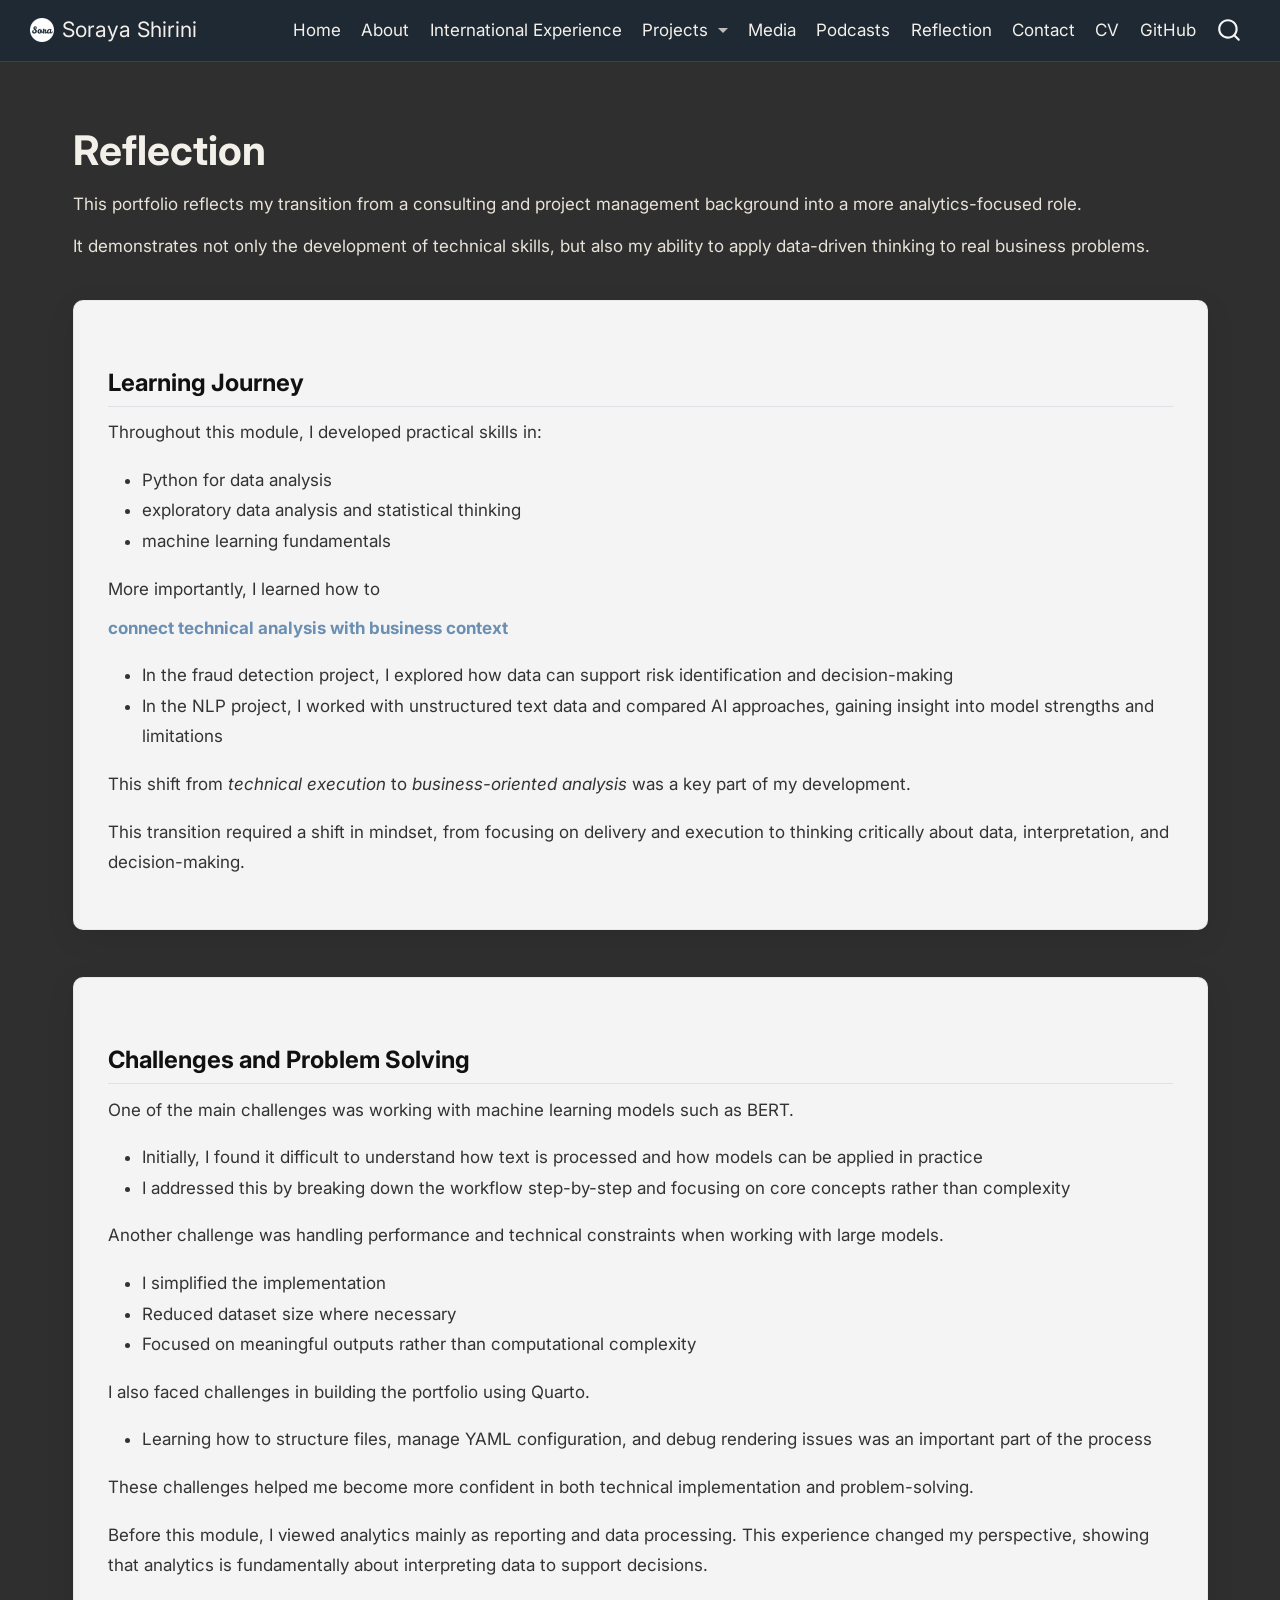
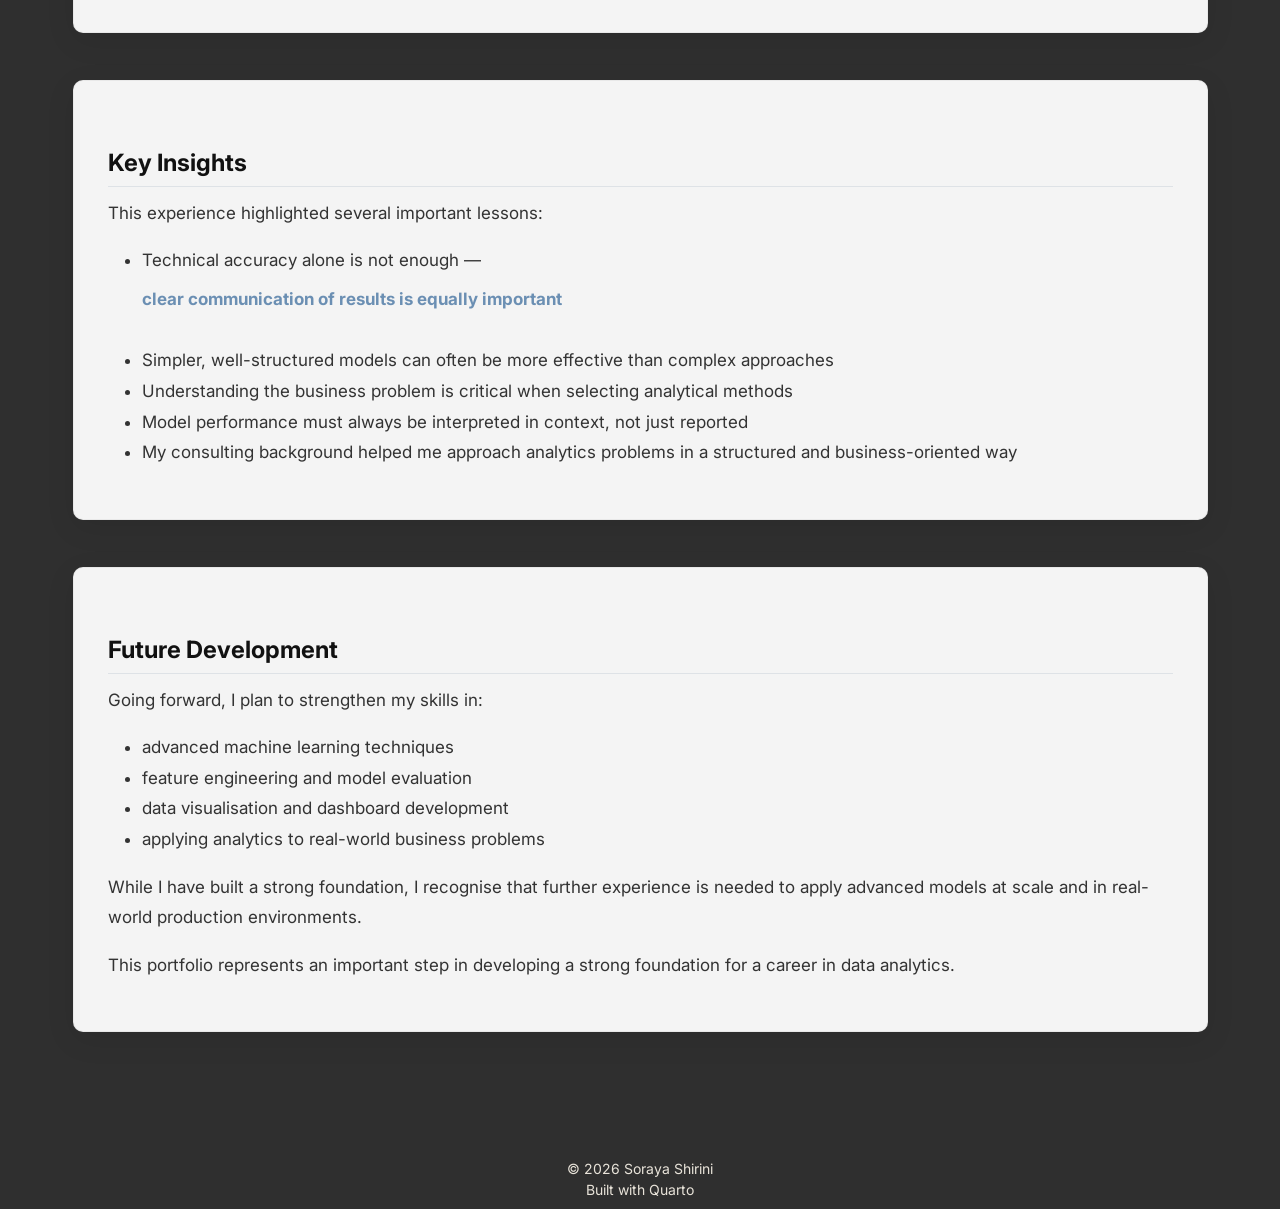
<file: docs/reflection.html>
<!DOCTYPE html>
<html xmlns="http://www.w3.org/1999/xhtml" lang="en" xml:lang="en"><head>

<meta charset="utf-8">
<meta name="generator" content="quarto-1.9.36">

<meta name="viewport" content="width=device-width, initial-scale=1.0, user-scalable=yes">


<title>reflection – Soraya Shirini</title>
<style>
/* Default styles provided by pandoc.
** See https://pandoc.org/MANUAL.html#variables-for-html for config info.
*/
code{white-space: pre-wrap;}
span.smallcaps{font-variant: small-caps;}
div.columns{display: flex; gap: min(4vw, 1.5em);}
div.column{flex: auto; overflow-x: auto;}
div.hanging-indent{margin-left: 1.5em; text-indent: -1.5em;}
ul.task-list{list-style: none;}
ul.task-list li input[type="checkbox"] {
  width: 0.8em;
  margin: 0 0.8em 0.2em -1em; /* quarto-specific, see https://github.com/quarto-dev/quarto-cli/issues/4556 */ 
  vertical-align: middle;
}
</style>


<script src="site_libs/quarto-nav/quarto-nav.js"></script>
<script src="site_libs/quarto-nav/headroom.min.js"></script>
<script src="site_libs/clipboard/clipboard.min.js"></script>
<script src="site_libs/quarto-search/autocomplete.umd.js"></script>
<script src="site_libs/quarto-search/fuse.min.js"></script>
<script src="site_libs/quarto-search/quarto-search.js"></script>
<meta name="quarto:offset" content="./">
<link href="./images/favicon.ico" rel="icon">
<script src="site_libs/quarto-html/quarto.js" type="module"></script>
<script src="site_libs/quarto-html/tabsets/tabsets.js" type="module"></script>
<script src="site_libs/quarto-html/popper.min.js"></script>
<script src="site_libs/quarto-html/tippy.umd.min.js"></script>
<script src="site_libs/quarto-html/anchor.min.js"></script>
<link href="site_libs/quarto-html/tippy.css" rel="stylesheet">
<link href="site_libs/quarto-html/quarto-syntax-highlighting-dark-dbc92dda8186f57fa2e333fbb71d6a9d.css" rel="stylesheet" id="quarto-text-highlighting-styles">
<script src="site_libs/bootstrap/bootstrap.min.js"></script>
<link href="site_libs/bootstrap/bootstrap-icons.css" rel="stylesheet">
<link href="site_libs/bootstrap/bootstrap-de2436ff89d60c60fbf21406aeb838b2.min.css" rel="stylesheet" append-hash="true" id="quarto-bootstrap" data-mode="dark">
<script id="quarto-search-options" type="application/json">{
  "location": "navbar",
  "copy-button": false,
  "collapse-after": 3,
  "panel-placement": "end",
  "type": "overlay",
  "limit": 50,
  "keyboard-shortcut": [
    "f",
    "/",
    "s"
  ],
  "show-item-context": false,
  "language": {
    "search-no-results-text": "No results",
    "search-matching-documents-text": "matching documents",
    "search-copy-link-title": "Copy link to search",
    "search-hide-matches-text": "Hide additional matches",
    "search-more-match-text": "more match in this document",
    "search-more-matches-text": "more matches in this document",
    "search-clear-button-title": "Clear",
    "search-text-placeholder": "",
    "search-detached-cancel-button-title": "Cancel",
    "search-submit-button-title": "Submit",
    "search-label": "Search"
  }
}</script>
<script async="" src="https://www.googletagmanager.com/gtag/js?id=G-VN4JCSV3RZ"></script>

<script type="text/javascript">

window.dataLayer = window.dataLayer || [];
function gtag(){dataLayer.push(arguments);}
gtag('js', new Date());
gtag('config', 'G-VN4JCSV3RZ', { 'anonymize_ip': true});
</script>
<link rel="stylesheet" href="https://cdn.jsdelivr.net/npm/bootstrap-icons@1.11.3/font/bootstrap-icons.min.css">


</head>

<body class="nav-fixed quarto-light">

<div id="quarto-search-results"></div>
  <header id="quarto-header" class="headroom fixed-top">
    <nav class="navbar navbar-expand-lg " data-bs-theme="dark">
      <div class="navbar-container container-fluid">
      <div class="navbar-brand-container mx-auto">
    <a href="./index.html" class="navbar-brand navbar-brand-logo">
    <img src="./images/favicon.ico" alt="" class="navbar-logo light-content">
    <img src="./images/favicon.ico" alt="" class="navbar-logo dark-content">
    </a>
    <a class="navbar-brand" href="./index.html">
    <span class="navbar-title">Soraya Shirini</span>
    </a>
  </div>
            <div id="quarto-search" class="" title="Search"></div>
          <button class="navbar-toggler" type="button" data-bs-toggle="collapse" data-bs-target="#navbarCollapse" aria-controls="navbarCollapse" role="menu" aria-expanded="false" aria-label="Toggle navigation" onclick="if (window.quartoToggleHeadroom) { window.quartoToggleHeadroom(); }">
  <span class="navbar-toggler-icon"></span>
</button>
          <div class="collapse navbar-collapse" id="navbarCollapse">
            <ul class="navbar-nav navbar-nav-scroll ms-auto">
  <li class="nav-item">
    <a class="nav-link" href="./index.html"> 
<span class="menu-text">Home</span></a>
  </li>  
  <li class="nav-item">
    <a class="nav-link" href="./about.html"> 
<span class="menu-text">About</span></a>
  </li>  
  <li class="nav-item">
    <a class="nav-link" href="./international-experience.html"> 
<span class="menu-text">International Experience</span></a>
  </li>  
  <li class="nav-item dropdown ">
    <a class="nav-link dropdown-toggle" href="#" id="nav-menu-projects" role="link" data-bs-toggle="dropdown" aria-expanded="false">
 <span class="menu-text">Projects</span>
    </a>
    <ul class="dropdown-menu dropdown-menu-end" aria-labelledby="nav-menu-projects">    
        <li>
    <a class="dropdown-item" href="./projects/index.html">
 <span class="dropdown-text">All Projects</span></a>
  </li>  
        <li>
    <a class="dropdown-item" href="./projects/fraud-analysis-project.html">
 <span class="dropdown-text">Fraud Analysis</span></a>
  </li>  
        <li>
    <a class="dropdown-item" href="./projects/nlp-sentiment-project.html">
 <span class="dropdown-text">NLP Sentiment Analysis</span></a>
  </li>  
        <li>
    <a class="dropdown-item" href="./projects/clinic-no-show-analysis.html">
 <span class="dropdown-text">SQL No-Show Analysis</span></a>
  </li>  
    </ul>
  </li>
  <li class="nav-item">
    <a class="nav-link" href="./media.html"> 
<span class="menu-text">Media</span></a>
  </li>  
  <li class="nav-item">
    <a class="nav-link" href="./podcasts.html"> 
<span class="menu-text">Podcasts</span></a>
  </li>  
  <li class="nav-item">
    <a class="nav-link active" href="./reflection.html" aria-current="page"> 
<span class="menu-text">Reflection</span></a>
  </li>  
  <li class="nav-item">
    <a class="nav-link" href="./contact.html"> 
<span class="menu-text">Contact</span></a>
  </li>  
  <li class="nav-item">
    <a class="nav-link" href="./soraya-shirini-cv.pdf" target="_blank"> 
<span class="menu-text">CV</span></a>
  </li>  
  <li class="nav-item">
    <a class="nav-link" href="https://github.com/sorayashirini/business-analytics-portfolio" target="_blank"> 
<span class="menu-text">GitHub</span></a>
  </li>  
</ul>
          </div> <!-- /navcollapse -->
            <div class="quarto-navbar-tools">
</div>
      </div> <!-- /container-fluid -->
    </nav>
</header>
<!-- content -->
<div id="quarto-content" class="quarto-container page-columns page-rows-contents page-layout-full page-navbar">
<!-- sidebar -->
<!-- margin-sidebar -->
    
<!-- main -->
<main class="content column-page" id="quarto-document-content"><header id="title-block-header" class="quarto-title-block"></header>




<section id="reflection" class="level1">
<h1>Reflection</h1>
<p>This portfolio reflects my transition from a consulting and project management background into a more analytics-focused role.</p>
<p>It demonstrates not only the development of technical skills, but also my ability to apply data-driven thinking to real business problems.</p>
<div class="cards-container">
<section id="learning-journey" class="level2 card">
<h2 class="anchored" data-anchor-id="learning-journey">Learning Journey</h2>
<p>Throughout this module, I developed practical skills in:</p>
<ul>
<li>Python for data analysis<br>
</li>
<li>exploratory data analysis and statistical thinking<br>
</li>
<li>machine learning fundamentals</li>
</ul>
<p>More importantly, I learned how to <strong>connect technical analysis with business context</strong></p>
<ul>
<li>In the fraud detection project, I explored how data can support risk identification and decision-making<br>
</li>
<li>In the NLP project, I worked with unstructured text data and compared AI approaches, gaining insight into model strengths and limitations</li>
</ul>
<p>This shift from <em>technical execution</em> to <em>business-oriented analysis</em> was a key part of my development.</p>
<p>This transition required a shift in mindset, from focusing on delivery and execution to thinking critically about data, interpretation, and decision-making.</p>
</section>
<section id="challenges-and-problem-solving" class="level2 card">
<h2 class="anchored" data-anchor-id="challenges-and-problem-solving">Challenges and Problem Solving</h2>
<p>One of the main challenges was working with machine learning models such as BERT.</p>
<ul>
<li>Initially, I found it difficult to understand how text is processed and how models can be applied in practice<br>
</li>
<li>I addressed this by breaking down the workflow step-by-step and focusing on core concepts rather than complexity</li>
</ul>
<p>Another challenge was handling performance and technical constraints when working with large models.</p>
<ul>
<li>I simplified the implementation<br>
</li>
<li>Reduced dataset size where necessary<br>
</li>
<li>Focused on meaningful outputs rather than computational complexity</li>
</ul>
<p>I also faced challenges in building the portfolio using Quarto.</p>
<ul>
<li>Learning how to structure files, manage YAML configuration, and debug rendering issues was an important part of the process</li>
</ul>
<p>These challenges helped me become more confident in both technical implementation and problem-solving.</p>
<p>Before this module, I viewed analytics mainly as reporting and data processing. This experience changed my perspective, showing that analytics is fundamentally about interpreting data to support decisions.</p>
</section>
<section id="key-insights" class="level2 card">
<h2 class="anchored" data-anchor-id="key-insights">Key Insights</h2>
<p>This experience highlighted several important lessons:</p>
<ul>
<li>Technical accuracy alone is not enough — <strong>clear communication of results is equally important</strong><br>
</li>
<li>Simpler, well-structured models can often be more effective than complex approaches<br>
</li>
<li>Understanding the business problem is critical when selecting analytical methods<br>
</li>
<li>Model performance must always be interpreted in context, not just reported<br>
</li>
<li>My consulting background helped me approach analytics problems in a structured and business-oriented way</li>
</ul>
</section>
<section id="future-development" class="level2 card">
<h2 class="anchored" data-anchor-id="future-development">Future Development</h2>
<p>Going forward, I plan to strengthen my skills in:</p>
<ul>
<li>advanced machine learning techniques<br>
</li>
<li>feature engineering and model evaluation<br>
</li>
<li>data visualisation and dashboard development<br>
</li>
<li>applying analytics to real-world business problems</li>
</ul>
<p>While I have built a strong foundation, I recognise that further experience is needed to apply advanced models at scale and in real-world production environments.</p>
<p>This portfolio represents an important step in developing a strong foundation for a career in data analytics.</p>
</section>
</div>


</section>

</main> <!-- /main -->
<script id="quarto-html-after-body" type="application/javascript">
  window.document.addEventListener("DOMContentLoaded", function (event) {
    const icon = "";
    const anchorJS = new window.AnchorJS();
    anchorJS.options = {
      placement: 'right',
      icon: icon
    };
    anchorJS.add('.anchored');
    const isCodeAnnotation = (el) => {
      for (const clz of el.classList) {
        if (clz.startsWith('code-annotation-')) {                     
          return true;
        }
      }
      return false;
    }
    const onCopySuccess = function(e) {
      // button target
      const button = e.trigger;
      // don't keep focus
      button.blur();
      // flash "checked"
      button.classList.add('code-copy-button-checked');
      var currentTitle = button.getAttribute("title");
      button.setAttribute("title", "Copied!");
      let tooltip;
      if (window.bootstrap) {
        button.setAttribute("data-bs-toggle", "tooltip");
        button.setAttribute("data-bs-placement", "left");
        button.setAttribute("data-bs-title", "Copied!");
        tooltip = new bootstrap.Tooltip(button, 
          { trigger: "manual", 
            customClass: "code-copy-button-tooltip",
            offset: [0, -8]});
        tooltip.show();    
      }
      setTimeout(function() {
        if (tooltip) {
          tooltip.hide();
          button.removeAttribute("data-bs-title");
          button.removeAttribute("data-bs-toggle");
          button.removeAttribute("data-bs-placement");
        }
        button.setAttribute("title", currentTitle);
        button.classList.remove('code-copy-button-checked');
      }, 1000);
      // clear code selection
      e.clearSelection();
    }
    const getTextToCopy = function(trigger) {
      const outerScaffold = trigger.parentElement.cloneNode(true);
      const codeEl = outerScaffold.querySelector('code');
      for (const childEl of codeEl.children) {
        if (isCodeAnnotation(childEl)) {
          childEl.remove();
        }
      }
      return codeEl.innerText;
    }
    const clipboard = new window.ClipboardJS('.code-copy-button:not([data-in-quarto-modal])', {
      text: getTextToCopy
    });
    clipboard.on('success', onCopySuccess);
    if (window.document.getElementById('quarto-embedded-source-code-modal')) {
      const clipboardModal = new window.ClipboardJS('.code-copy-button[data-in-quarto-modal]', {
        text: getTextToCopy,
        container: window.document.getElementById('quarto-embedded-source-code-modal')
      });
      clipboardModal.on('success', onCopySuccess);
    }
      var localhostRegex = new RegExp(/^(?:http|https):\/\/localhost\:?[0-9]*\//);
      var mailtoRegex = new RegExp(/^mailto:/);
        var filterRegex = new RegExp('/' + window.location.host + '/');
      var isInternal = (href) => {
          return filterRegex.test(href) || localhostRegex.test(href) || mailtoRegex.test(href);
      }
      // Inspect non-navigation links and adorn them if external
     var links = window.document.querySelectorAll('a[href]:not(.nav-link):not(.navbar-brand):not(.toc-action):not(.sidebar-link):not(.sidebar-item-toggle):not(.pagination-link):not(.no-external):not([aria-hidden]):not(.dropdown-item):not(.quarto-navigation-tool):not(.about-link)');
      for (var i=0; i<links.length; i++) {
        const link = links[i];
        if (!isInternal(link.href)) {
          // undo the damage that might have been done by quarto-nav.js in the case of
          // links that we want to consider external
          if (link.dataset.originalHref !== undefined) {
            link.href = link.dataset.originalHref;
          }
        }
      }
    function tippyHover(el, contentFn, onTriggerFn, onUntriggerFn) {
      const config = {
        allowHTML: true,
        maxWidth: 500,
        delay: 100,
        arrow: false,
        appendTo: function(el) {
            return el.parentElement;
        },
        interactive: true,
        interactiveBorder: 10,
        theme: 'quarto',
        placement: 'bottom-start',
      };
      if (contentFn) {
        config.content = contentFn;
      }
      if (onTriggerFn) {
        config.onTrigger = onTriggerFn;
      }
      if (onUntriggerFn) {
        config.onUntrigger = onUntriggerFn;
      }
      window.tippy(el, config); 
    }
    const noterefs = window.document.querySelectorAll('a[role="doc-noteref"]');
    for (var i=0; i<noterefs.length; i++) {
      const ref = noterefs[i];
      tippyHover(ref, function() {
        // use id or data attribute instead here
        let href = ref.getAttribute('data-footnote-href') || ref.getAttribute('href');
        try { href = new URL(href).hash; } catch {}
        const id = href.replace(/^#\/?/, "");
        const note = window.document.getElementById(id);
        if (note) {
          return note.innerHTML;
        } else {
          return "";
        }
      });
    }
    const xrefs = window.document.querySelectorAll('a.quarto-xref');
    const processXRef = (id, note) => {
      // Strip column container classes
      const stripColumnClz = (el) => {
        el.classList.remove("page-full", "page-columns");
        if (el.children) {
          for (const child of el.children) {
            stripColumnClz(child);
          }
        }
      }
      stripColumnClz(note)
      if (id === null || id.startsWith('sec-')) {
        // Special case sections, only their first couple elements
        const container = document.createElement("div");
        if (note.children && note.children.length > 2) {
          container.appendChild(note.children[0].cloneNode(true));
          for (let i = 1; i < note.children.length; i++) {
            const child = note.children[i];
            if (child.tagName === "P" && child.innerText === "") {
              continue;
            } else {
              container.appendChild(child.cloneNode(true));
              break;
            }
          }
          if (window.Quarto?.typesetMath) {
            window.Quarto.typesetMath(container);
          }
          return container.innerHTML
        } else {
          if (window.Quarto?.typesetMath) {
            window.Quarto.typesetMath(note);
          }
          return note.innerHTML;
        }
      } else {
        // Remove any anchor links if they are present
        const anchorLink = note.querySelector('a.anchorjs-link');
        if (anchorLink) {
          anchorLink.remove();
        }
        if (window.Quarto?.typesetMath) {
          window.Quarto.typesetMath(note);
        }
        if (note.classList.contains("callout")) {
          return note.outerHTML;
        } else {
          return note.innerHTML;
        }
      }
    }
    for (var i=0; i<xrefs.length; i++) {
      const xref = xrefs[i];
      tippyHover(xref, undefined, function(instance) {
        instance.disable();
        let url = xref.getAttribute('href');
        let hash = undefined; 
        if (url.startsWith('#')) {
          hash = url;
        } else {
          try { hash = new URL(url).hash; } catch {}
        }
        if (hash) {
          const id = hash.replace(/^#\/?/, "");
          const note = window.document.getElementById(id);
          if (note !== null) {
            try {
              const html = processXRef(id, note.cloneNode(true));
              instance.setContent(html);
            } finally {
              instance.enable();
              instance.show();
            }
          } else {
            // See if we can fetch this
            fetch(url.split('#')[0])
            .then(res => res.text())
            .then(html => {
              const parser = new DOMParser();
              const htmlDoc = parser.parseFromString(html, "text/html");
              const note = htmlDoc.getElementById(id);
              if (note !== null) {
                const html = processXRef(id, note);
                instance.setContent(html);
              } 
            }).finally(() => {
              instance.enable();
              instance.show();
            });
          }
        } else {
          // See if we can fetch a full url (with no hash to target)
          // This is a special case and we should probably do some content thinning / targeting
          fetch(url)
          .then(res => res.text())
          .then(html => {
            const parser = new DOMParser();
            const htmlDoc = parser.parseFromString(html, "text/html");
            const note = htmlDoc.querySelector('main.content');
            if (note !== null) {
              // This should only happen for chapter cross references
              // (since there is no id in the URL)
              // remove the first header
              if (note.children.length > 0 && note.children[0].tagName === "HEADER") {
                note.children[0].remove();
              }
              const html = processXRef(null, note);
              instance.setContent(html);
            } 
          }).finally(() => {
            instance.enable();
            instance.show();
          });
        }
      }, function(instance) {
      });
    }
        let selectedAnnoteEl;
        const selectorForAnnotation = ( cell, annotation) => {
          let cellAttr = 'data-code-cell="' + cell + '"';
          let lineAttr = 'data-code-annotation="' +  annotation + '"';
          const selector = 'span[' + cellAttr + '][' + lineAttr + ']';
          return selector;
        }
        const selectCodeLines = (annoteEl) => {
          const doc = window.document;
          const targetCell = annoteEl.getAttribute("data-target-cell");
          const targetAnnotation = annoteEl.getAttribute("data-target-annotation");
          const annoteSpan = window.document.querySelector(selectorForAnnotation(targetCell, targetAnnotation));
          const lines = annoteSpan.getAttribute("data-code-lines").split(",");
          const lineIds = lines.map((line) => {
            return targetCell + "-" + line;
          })
          let top = null;
          let height = null;
          let parent = null;
          if (lineIds.length > 0) {
              //compute the position of the single el (top and bottom and make a div)
              const el = window.document.getElementById(lineIds[0]);
              top = el.offsetTop;
              height = el.offsetHeight;
              parent = el.parentElement.parentElement;
            if (lineIds.length > 1) {
              const lastEl = window.document.getElementById(lineIds[lineIds.length - 1]);
              const bottom = lastEl.offsetTop + lastEl.offsetHeight;
              height = bottom - top;
            }
            if (top !== null && height !== null && parent !== null) {
              // cook up a div (if necessary) and position it 
              let div = window.document.getElementById("code-annotation-line-highlight");
              if (div === null) {
                div = window.document.createElement("div");
                div.setAttribute("id", "code-annotation-line-highlight");
                div.style.position = 'absolute';
                parent.appendChild(div);
              }
              div.style.top = top - 2 + "px";
              div.style.height = height + 4 + "px";
              div.style.left = 0;
              let gutterDiv = window.document.getElementById("code-annotation-line-highlight-gutter");
              if (gutterDiv === null) {
                gutterDiv = window.document.createElement("div");
                gutterDiv.setAttribute("id", "code-annotation-line-highlight-gutter");
                gutterDiv.style.position = 'absolute';
                const codeCell = window.document.getElementById(targetCell);
                const gutter = codeCell.querySelector('.code-annotation-gutter');
                gutter.appendChild(gutterDiv);
              }
              gutterDiv.style.top = top - 2 + "px";
              gutterDiv.style.height = height + 4 + "px";
            }
            selectedAnnoteEl = annoteEl;
          }
        };
        const unselectCodeLines = () => {
          const elementsIds = ["code-annotation-line-highlight", "code-annotation-line-highlight-gutter"];
          elementsIds.forEach((elId) => {
            const div = window.document.getElementById(elId);
            if (div) {
              div.remove();
            }
          });
          selectedAnnoteEl = undefined;
        };
          // Handle positioning of the toggle
      window.addEventListener(
        "resize",
        throttle(() => {
          elRect = undefined;
          if (selectedAnnoteEl) {
            selectCodeLines(selectedAnnoteEl);
          }
        }, 10)
      );
      function throttle(fn, ms) {
      let throttle = false;
      let timer;
        return (...args) => {
          if(!throttle) { // first call gets through
              fn.apply(this, args);
              throttle = true;
          } else { // all the others get throttled
              if(timer) clearTimeout(timer); // cancel #2
              timer = setTimeout(() => {
                fn.apply(this, args);
                timer = throttle = false;
              }, ms);
          }
        };
      }
        // Attach click handler to the DT
        const annoteDls = window.document.querySelectorAll('dt[data-target-cell]');
        for (const annoteDlNode of annoteDls) {
          annoteDlNode.addEventListener('click', (event) => {
            const clickedEl = event.target;
            if (clickedEl !== selectedAnnoteEl) {
              unselectCodeLines();
              const activeEl = window.document.querySelector('dt[data-target-cell].code-annotation-active');
              if (activeEl) {
                activeEl.classList.remove('code-annotation-active');
              }
              selectCodeLines(clickedEl);
              clickedEl.classList.add('code-annotation-active');
            } else {
              // Unselect the line
              unselectCodeLines();
              clickedEl.classList.remove('code-annotation-active');
            }
          });
        }
    const findCites = (el) => {
      const parentEl = el.parentElement;
      if (parentEl) {
        const cites = parentEl.dataset.cites;
        if (cites) {
          return {
            el,
            cites: cites.split(' ')
          };
        } else {
          return findCites(el.parentElement)
        }
      } else {
        return undefined;
      }
    };
    var bibliorefs = window.document.querySelectorAll('a[role="doc-biblioref"]');
    for (var i=0; i<bibliorefs.length; i++) {
      const ref = bibliorefs[i];
      const citeInfo = findCites(ref);
      if (citeInfo) {
        tippyHover(citeInfo.el, function() {
          var popup = window.document.createElement('div');
          citeInfo.cites.forEach(function(cite) {
            var citeDiv = window.document.createElement('div');
            citeDiv.classList.add('hanging-indent');
            citeDiv.classList.add('csl-entry');
            var biblioDiv = window.document.getElementById('ref-' + cite);
            if (biblioDiv) {
              citeDiv.innerHTML = biblioDiv.innerHTML;
            }
            popup.appendChild(citeDiv);
          });
          return popup.innerHTML;
        });
      }
    }
  });
  </script>
</div> <!-- /content -->
<footer class="footer">
  <div class="nav-footer">
    <div class="nav-footer-left">
      &nbsp;
    </div>   
    <div class="nav-footer-center">
<p>© 2026 Soraya Shirini<br>
Built with Quarto</p>
</div>
    <div class="nav-footer-right">
      &nbsp;
    </div>
  </div>
</footer>




</body></html>
</file>
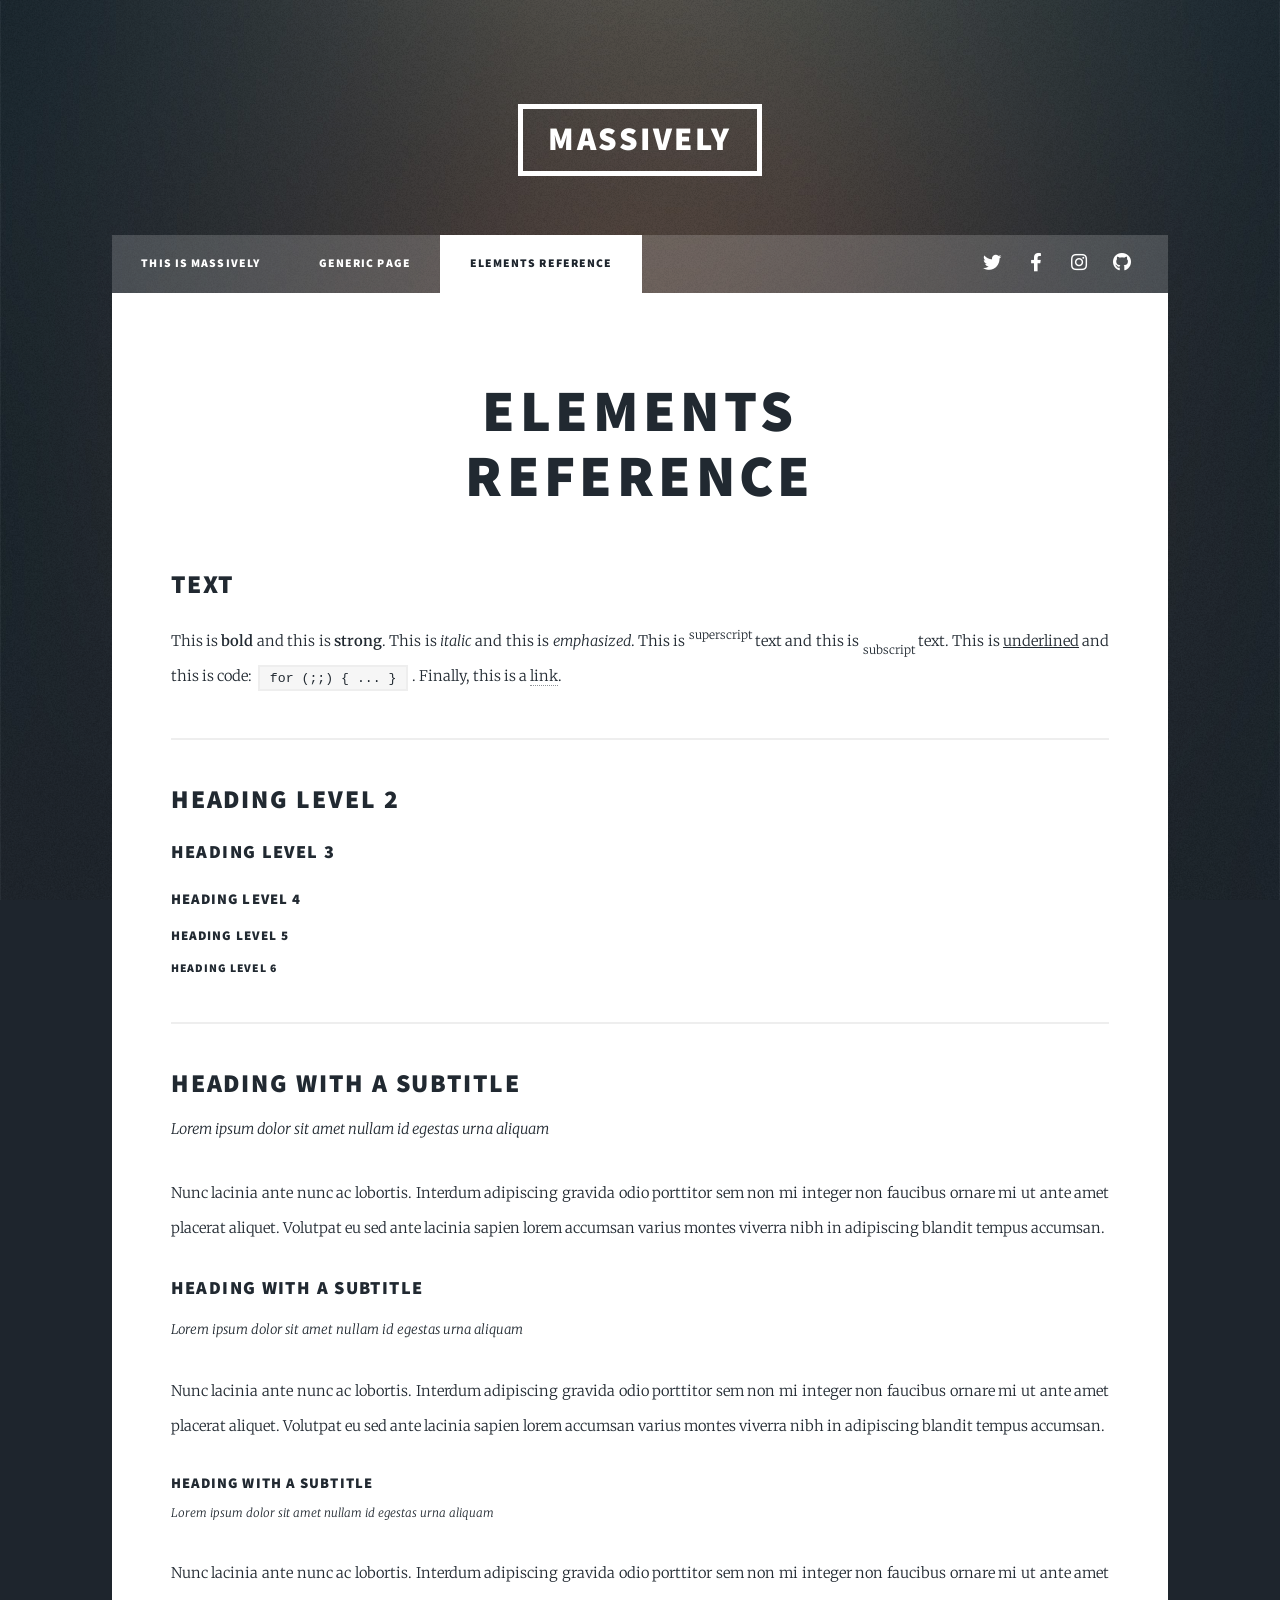
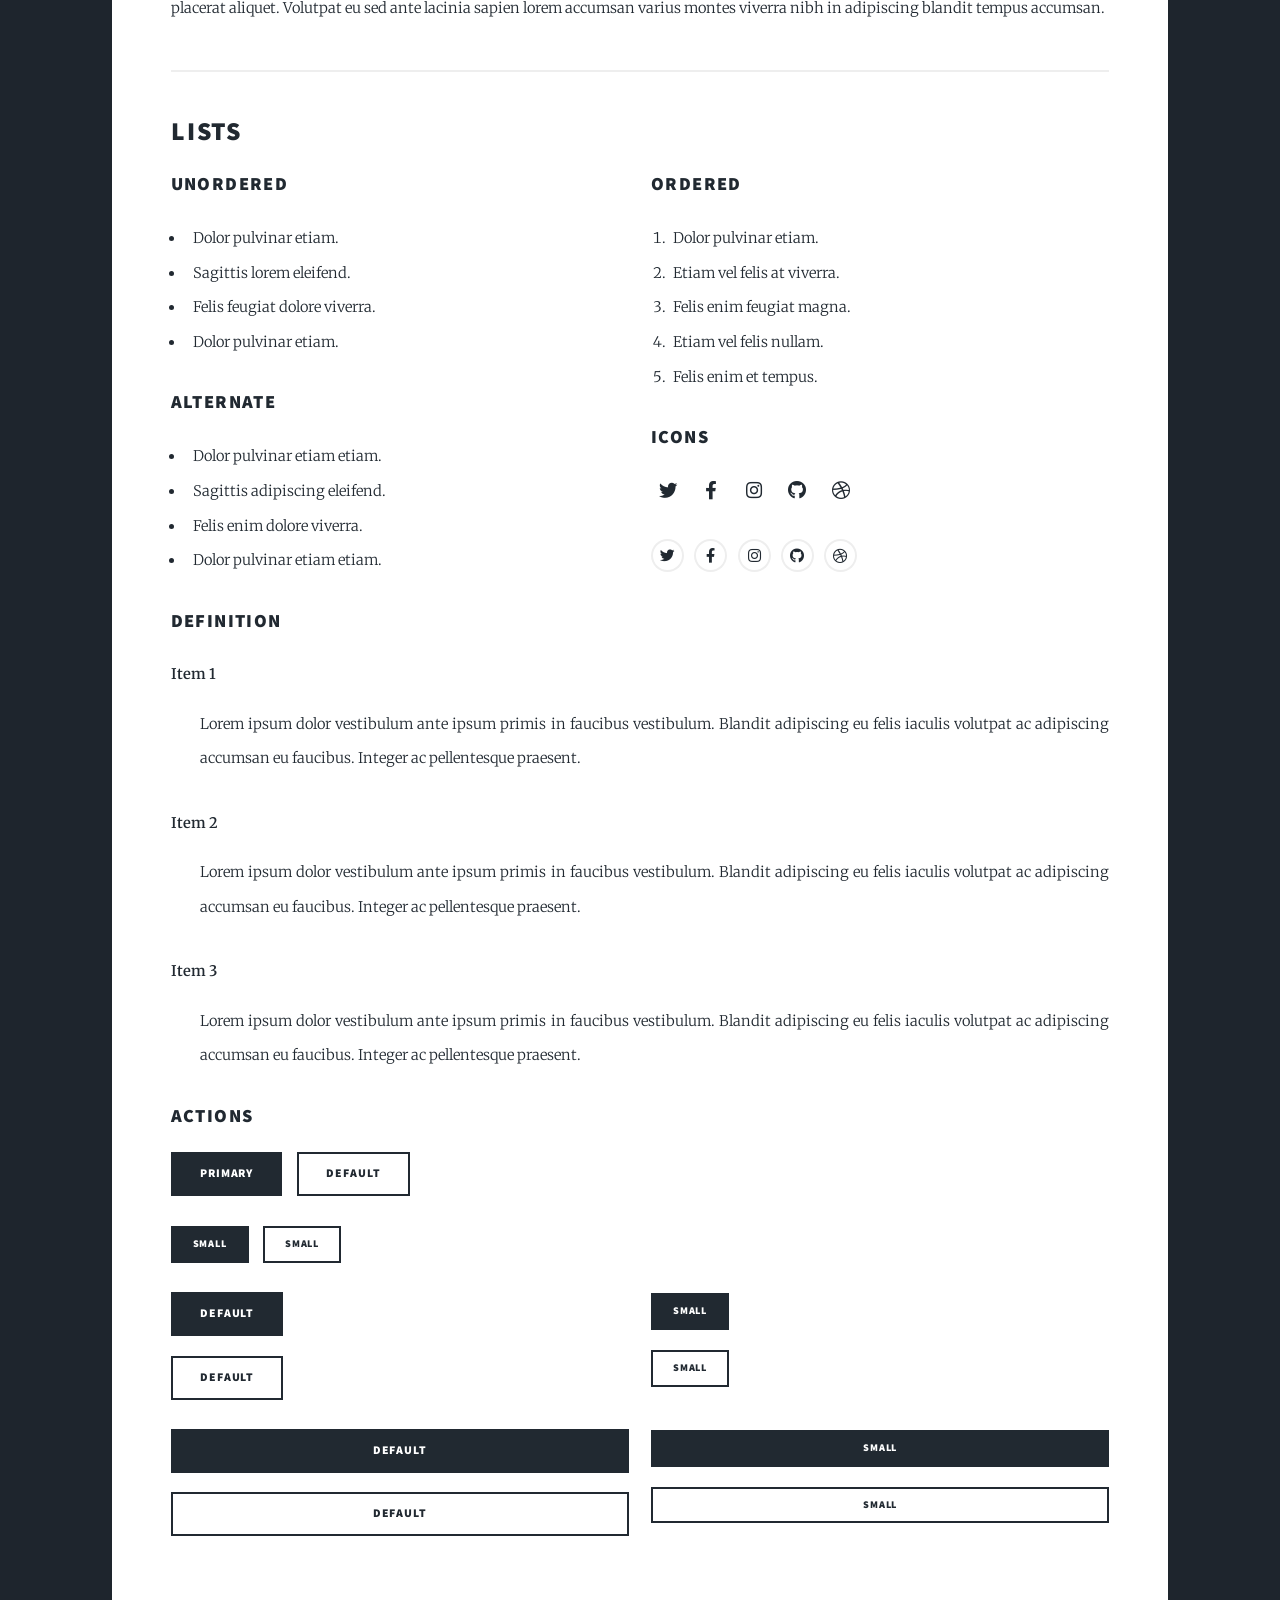
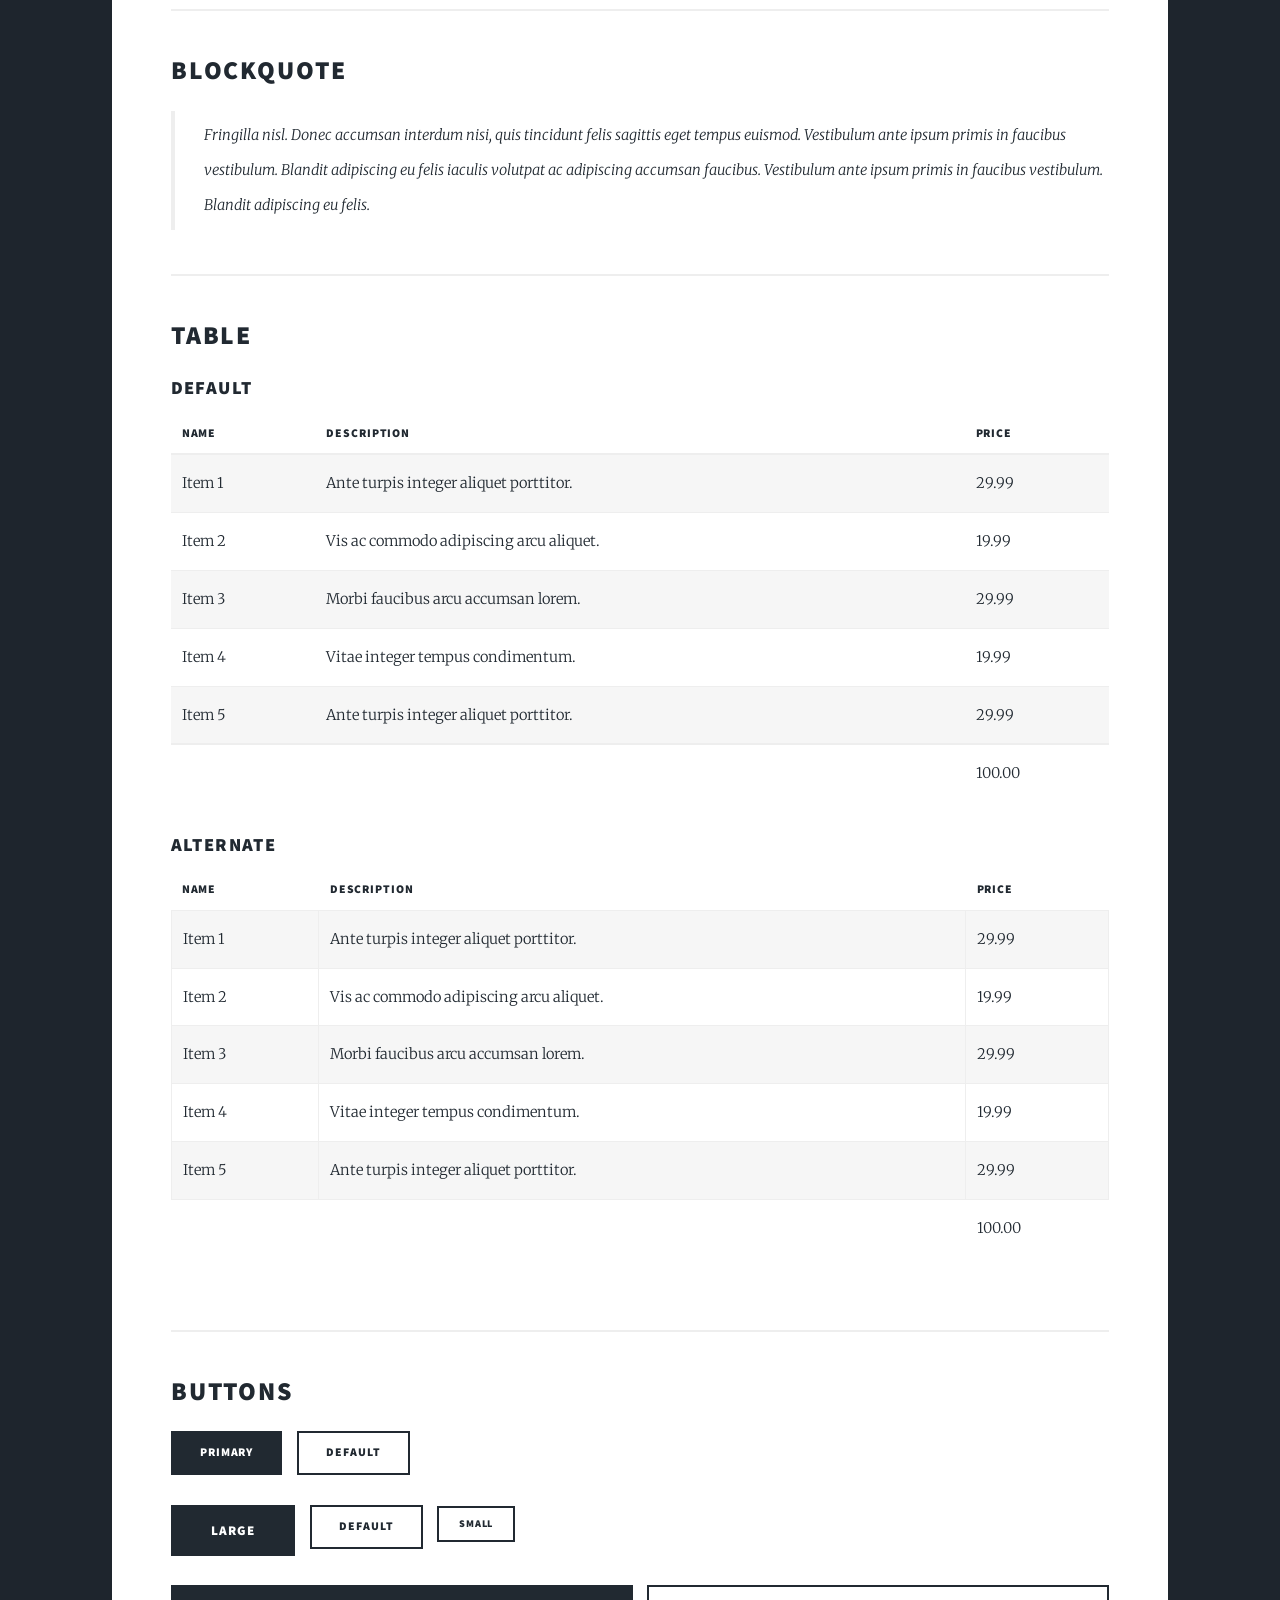
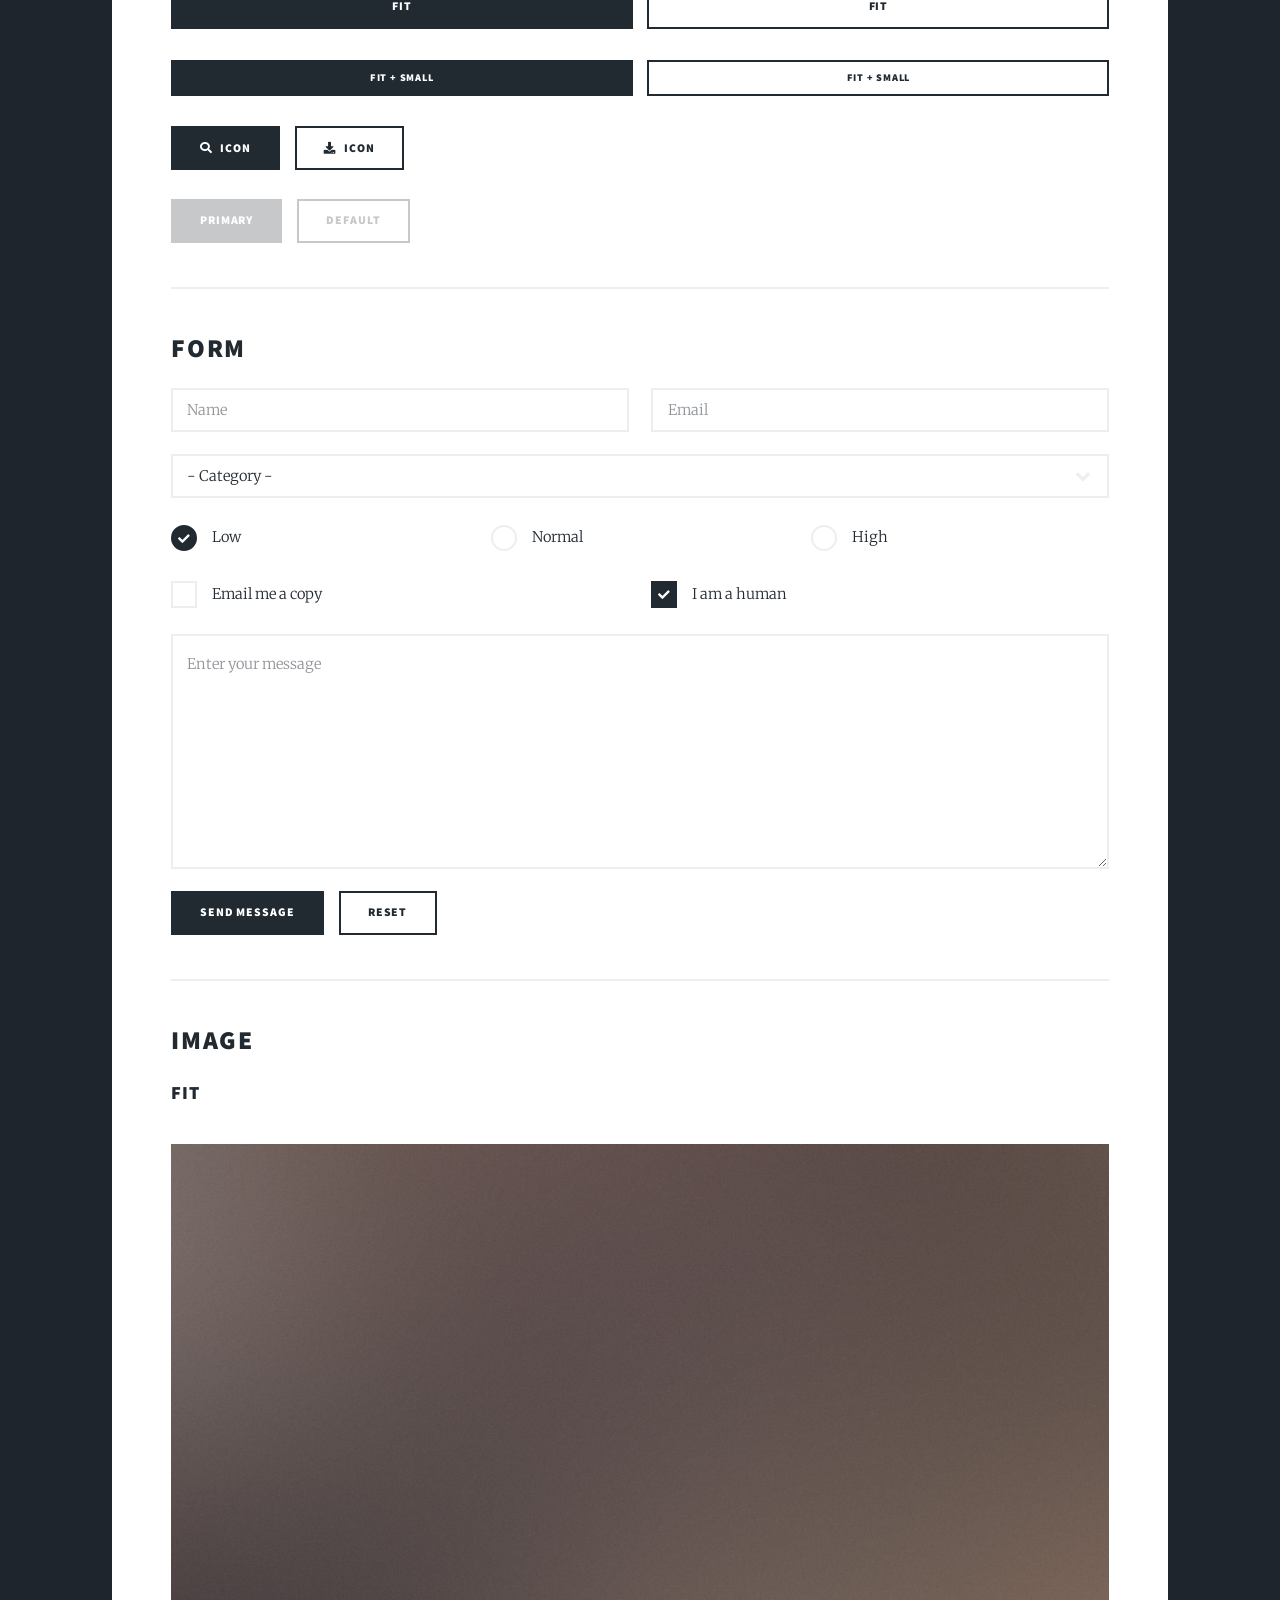
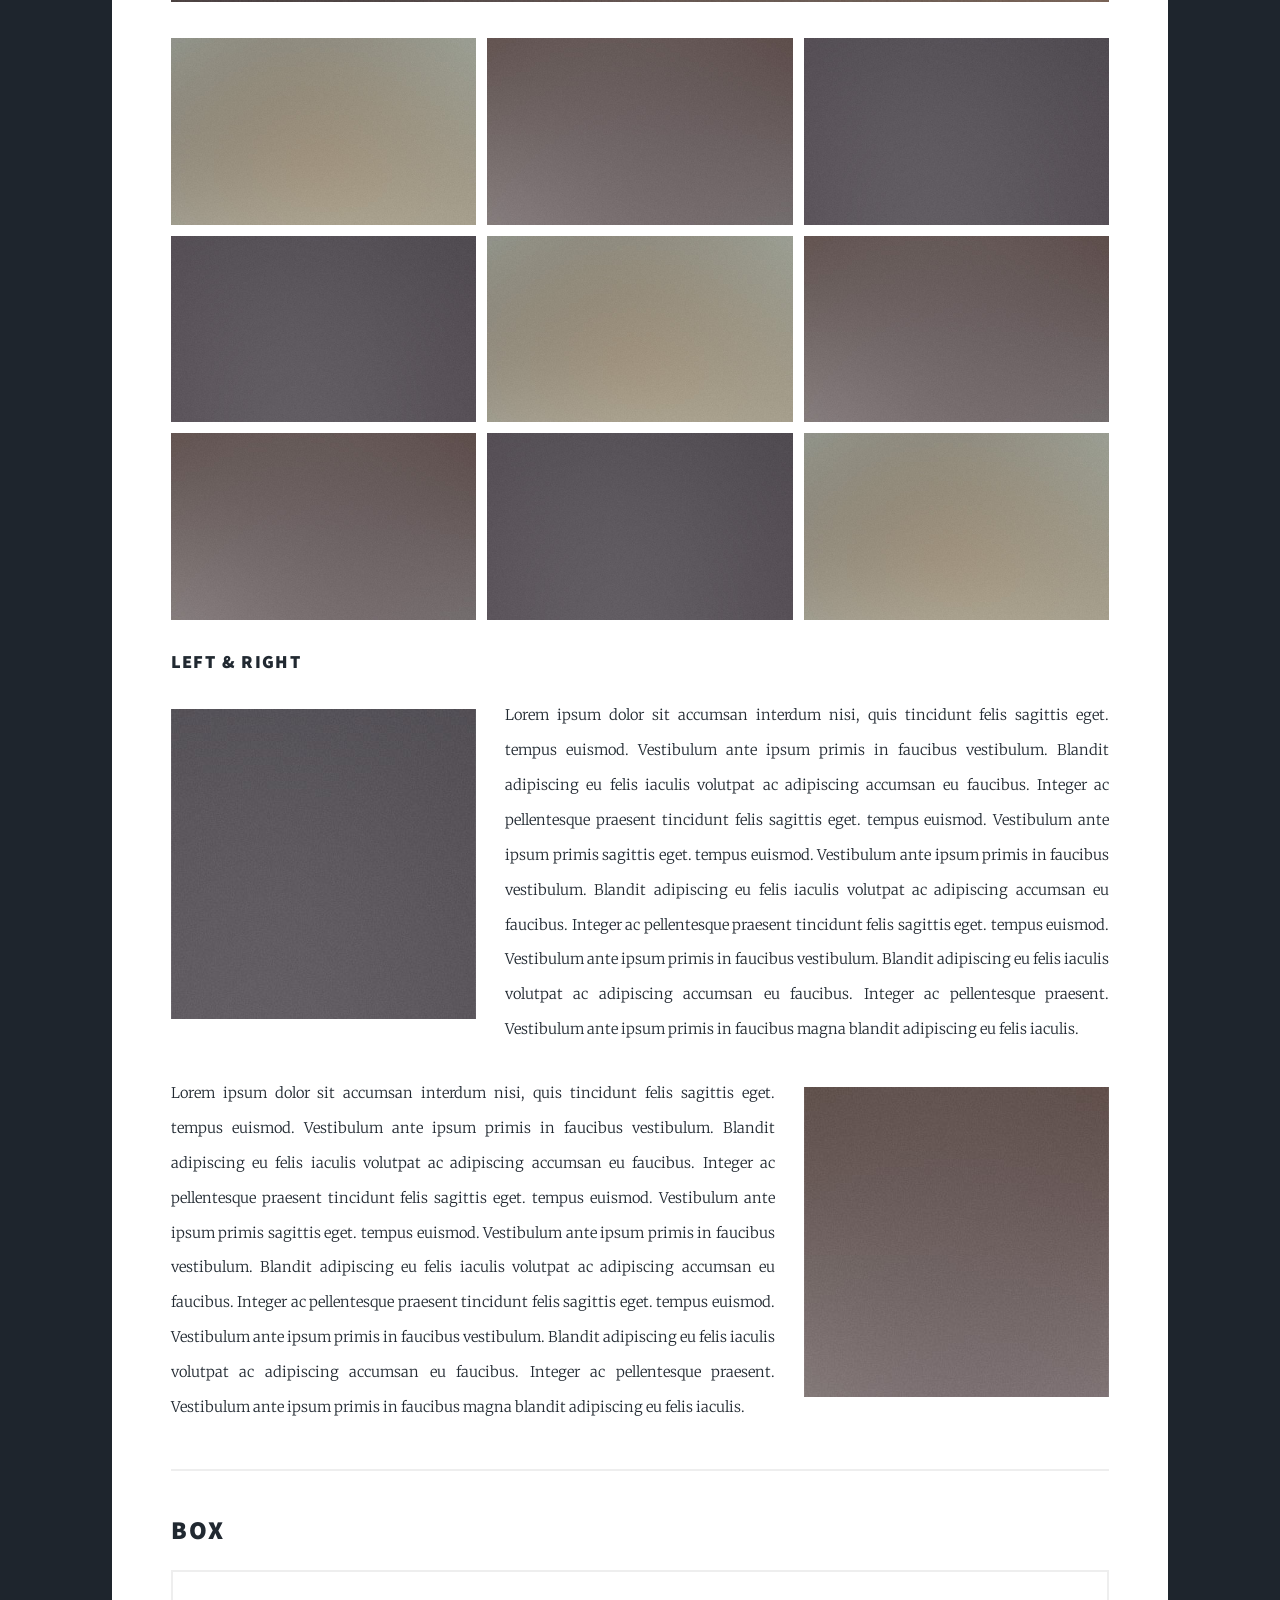
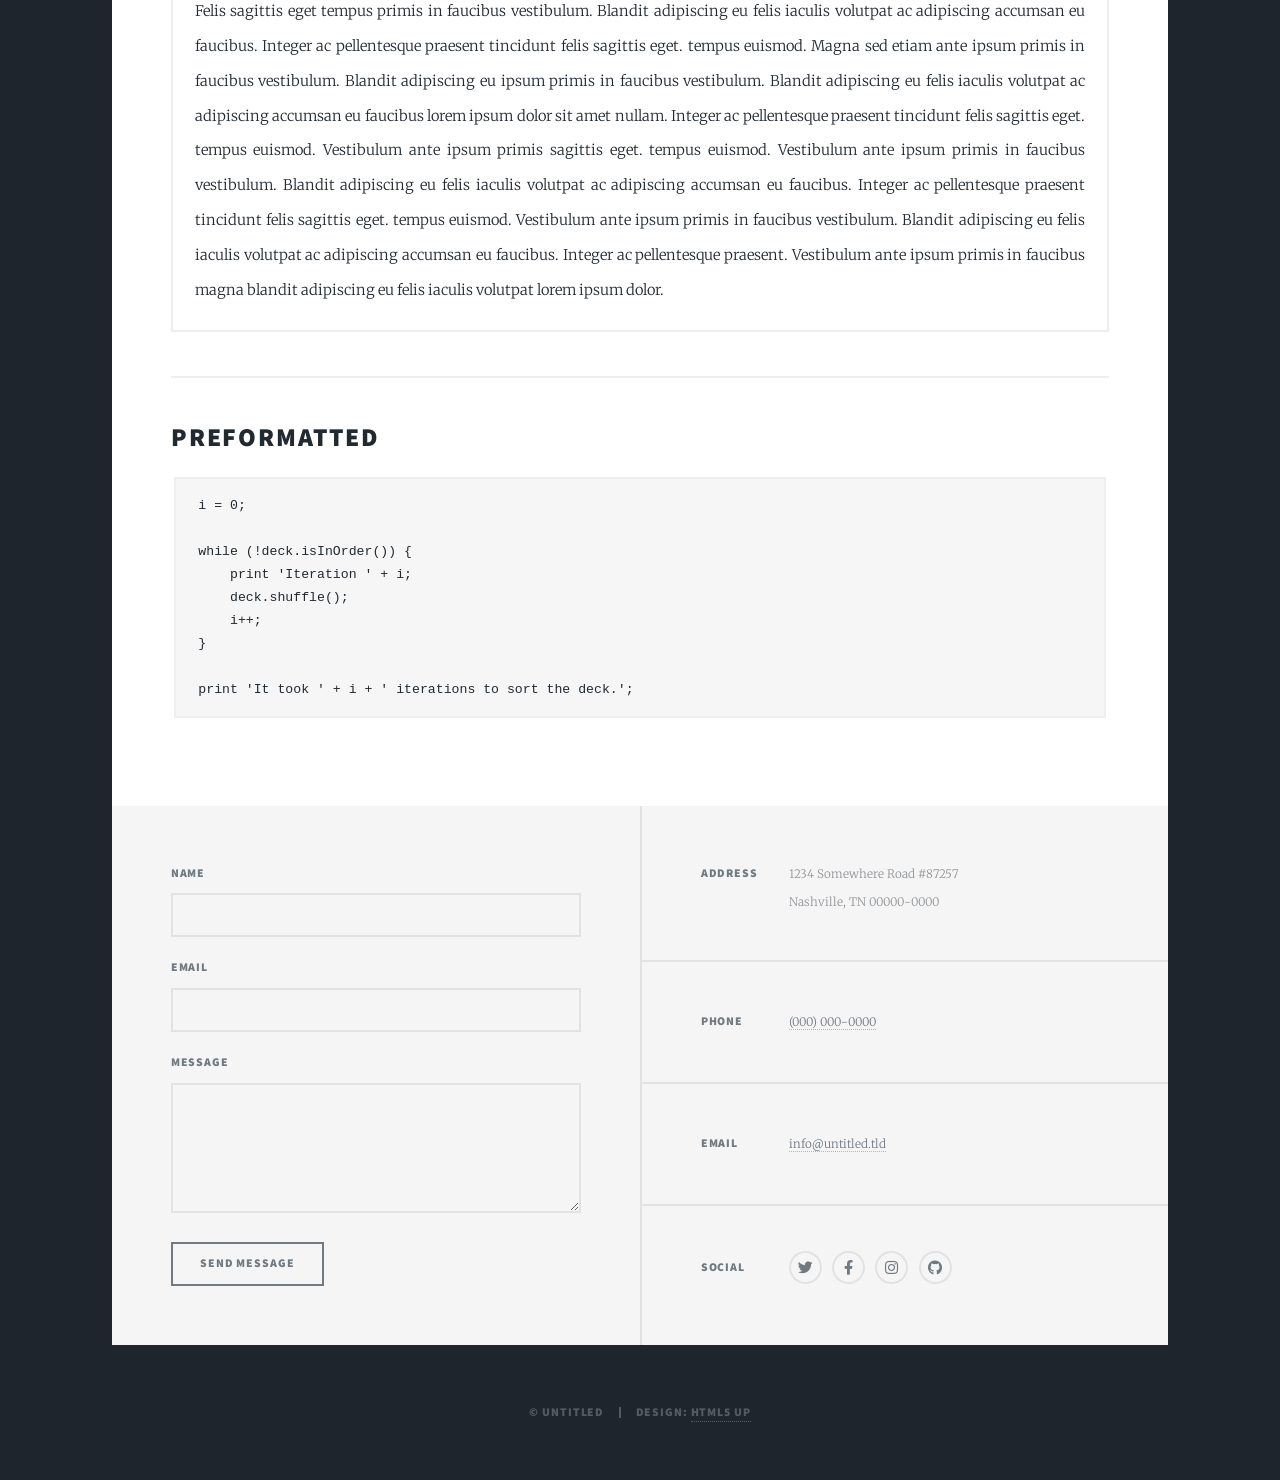
<file: html5up-massively 2/elements.html>
<!DOCTYPE HTML>
<!--
	Massively by HTML5 UP
	html5up.net | @ajlkn
	Free for personal and commercial use under the CCA 3.0 license (html5up.net/license)
-->
<html>
	<head>
		<title>Elements Reference - Massively by HTML5 UP</title>
		<meta charset="utf-8" />
		<meta name="viewport" content="width=device-width, initial-scale=1, user-scalable=no" />
		<link rel="stylesheet" href="assets/css/main.css" />
		<noscript><link rel="stylesheet" href="assets/css/noscript.css" /></noscript>
	</head>
	<body class="is-preload">

		<!-- Wrapper -->
			<div id="wrapper">

				<!-- Header -->
					<header id="header">
						<a href="index.html" class="logo">Massively</a>
					</header>

				<!-- Nav -->
					<nav id="nav">
						<ul class="links">
							<li><a href="index.html">This is Massively</a></li>
							<li><a href="generic.html">Generic Page</a></li>
							<li class="active"><a href="elements.html">Elements Reference</a></li>
						</ul>
						<ul class="icons">
							<li><a href="#" class="icon brands fa-twitter"><span class="label">Twitter</span></a></li>
							<li><a href="#" class="icon brands fa-facebook-f"><span class="label">Facebook</span></a></li>
							<li><a href="#" class="icon brands fa-instagram"><span class="label">Instagram</span></a></li>
							<li><a href="#" class="icon brands fa-github"><span class="label">GitHub</span></a></li>
						</ul>
					</nav>

				<!-- Main -->
					<div id="main">

						<!-- Post -->
							<section class="post">
								<header class="major">
									<h1>Elements<br />
									Reference</h1>
								</header>

								<!-- Text stuff -->
									<h2>Text</h2>
									<p>This is <b>bold</b> and this is <strong>strong</strong>. This is <i>italic</i> and this is <em>emphasized</em>.
									This is <sup>superscript</sup> text and this is <sub>subscript</sub> text.
									This is <u>underlined</u> and this is code: <code>for (;;) { ... }</code>.
									Finally, this is a <a href="#">link</a>.</p>
									<hr />
									<h2>Heading Level 2</h2>
									<h3>Heading Level 3</h3>
									<h4>Heading Level 4</h4>
									<h5>Heading Level 5</h5>
									<h6>Heading Level 6</h6>
									<hr />
									<header>
										<h2>Heading with a Subtitle</h2>
										<p>Lorem ipsum dolor sit amet nullam id egestas urna aliquam</p>
									</header>
									<p>Nunc lacinia ante nunc ac lobortis. Interdum adipiscing gravida odio porttitor sem non mi integer non faucibus ornare mi ut ante amet placerat aliquet. Volutpat eu sed ante lacinia sapien lorem accumsan varius montes viverra nibh in adipiscing blandit tempus accumsan.</p>
									<header>
										<h3>Heading with a Subtitle</h3>
										<p>Lorem ipsum dolor sit amet nullam id egestas urna aliquam</p>
									</header>
									<p>Nunc lacinia ante nunc ac lobortis. Interdum adipiscing gravida odio porttitor sem non mi integer non faucibus ornare mi ut ante amet placerat aliquet. Volutpat eu sed ante lacinia sapien lorem accumsan varius montes viverra nibh in adipiscing blandit tempus accumsan.</p>
									<header>
										<h4>Heading with a Subtitle</h4>
										<p>Lorem ipsum dolor sit amet nullam id egestas urna aliquam</p>
									</header>
									<p>Nunc lacinia ante nunc ac lobortis. Interdum adipiscing gravida odio porttitor sem non mi integer non faucibus ornare mi ut ante amet placerat aliquet. Volutpat eu sed ante lacinia sapien lorem accumsan varius montes viverra nibh in adipiscing blandit tempus accumsan.</p>

									<hr />

								<!-- Lists -->
									<h2>Lists</h2>
									<div class="row">
										<div class="col-6 col-12-small">

											<h3>Unordered</h3>
											<ul>
												<li>Dolor pulvinar etiam.</li>
												<li>Sagittis lorem eleifend.</li>
												<li>Felis feugiat dolore viverra.</li>
												<li>Dolor pulvinar etiam.</li>
											</ul>

											<h3>Alternate</h3>
											<ul class="alt">
												<li>Dolor pulvinar etiam etiam.</li>
												<li>Sagittis adipiscing eleifend.</li>
												<li>Felis enim dolore viverra.</li>
												<li>Dolor pulvinar etiam etiam.</li>
											</ul>

										</div>
										<div class="col-6 col-12-small">

											<h3>Ordered</h3>
											<ol>
												<li>Dolor pulvinar etiam.</li>
												<li>Etiam vel felis at viverra.</li>
												<li>Felis enim feugiat magna.</li>
												<li>Etiam vel felis nullam.</li>
												<li>Felis enim et tempus.</li>
											</ol>

											<h3>Icons</h3>
											<ul class="icons">
												<li><a href="#" class="icon brands fa-twitter"><span class="label">Twitter</span></a></li>
												<li><a href="#" class="icon brands fa-facebook-f"><span class="label">Facebook</span></a></li>
												<li><a href="#" class="icon brands fa-instagram"><span class="label">Instagram</span></a></li>
												<li><a href="#" class="icon brands fa-github"><span class="label">Github</span></a></li>
												<li><a href="#" class="icon brands fa-dribbble"><span class="label">Dribbble</span></a></li>
											</ul>
											<ul class="icons alt">
												<li><a href="#" class="icon brands alt fa-twitter"><span class="label">Twitter</span></a></li>
												<li><a href="#" class="icon brands alt fa-facebook-f"><span class="label">Facebook</span></a></li>
												<li><a href="#" class="icon brands alt fa-instagram"><span class="label">Instagram</span></a></li>
												<li><a href="#" class="icon brands alt fa-github"><span class="label">Github</span></a></li>
												<li><a href="#" class="icon brands alt fa-dribbble"><span class="label">Dribbble</span></a></li>
											</ul>

										</div>
									</div>
									<h3>Definition</h3>
									<dl>
										<dt>Item 1</dt>
										<dd>
											<p>Lorem ipsum dolor vestibulum ante ipsum primis in faucibus vestibulum. Blandit adipiscing eu felis iaculis volutpat ac adipiscing accumsan eu faucibus. Integer ac pellentesque praesent.</p>
										</dd>
										<dt>Item 2</dt>
										<dd>
											<p>Lorem ipsum dolor vestibulum ante ipsum primis in faucibus vestibulum. Blandit adipiscing eu felis iaculis volutpat ac adipiscing accumsan eu faucibus. Integer ac pellentesque praesent.</p>
										</dd>
										<dt>Item 3</dt>
										<dd>
											<p>Lorem ipsum dolor vestibulum ante ipsum primis in faucibus vestibulum. Blandit adipiscing eu felis iaculis volutpat ac adipiscing accumsan eu faucibus. Integer ac pellentesque praesent.</p>
										</dd>
									</dl>

									<h3>Actions</h3>
									<ul class="actions">
										<li><a href="#" class="button primary">Primary</a></li>
										<li><a href="#" class="button">Default</a></li>
									</ul>
									<ul class="actions small">
										<li><a href="#" class="button primary small">Small</a></li>
										<li><a href="#" class="button small">Small</a></li>
									</ul>
									<div class="row">
										<div class="col-6 col-12-small">
											<ul class="actions stacked">
												<li><a href="#" class="button primary">Default</a></li>
												<li><a href="#" class="button">Default</a></li>
											</ul>
										</div>
										<div class="col-6 col-12-small">
											<ul class="actions stacked">
												<li><a href="#" class="button primary small">Small</a></li>
												<li><a href="#" class="button small">Small</a></li>
											</ul>
										</div>
									</div>
									<div class="row">
										<div class="col-6 col-12-small">
											<ul class="actions stacked">
												<li><a href="#" class="button primary fit">Default</a></li>
												<li><a href="#" class="button fit">Default</a></li>
											</ul>
										</div>
										<div class="col-6 col-12-small">
											<ul class="actions stacked">
												<li><a href="#" class="button primary small fit">Small</a></li>
												<li><a href="#" class="button small fit">Small</a></li>
											</ul>
										</div>
									</div>

									<hr />

								<!-- Blockquote -->
									<h2>Blockquote</h2>
									<blockquote>Fringilla nisl. Donec accumsan interdum nisi, quis tincidunt felis sagittis eget tempus euismod. Vestibulum ante ipsum primis in faucibus vestibulum. Blandit adipiscing eu felis iaculis volutpat ac adipiscing accumsan faucibus. Vestibulum ante ipsum primis in faucibus vestibulum. Blandit adipiscing eu felis.</blockquote>

									<hr />

								<!-- Table -->
									<h2>Table</h2>

									<h3>Default</h3>
									<div class="table-wrapper">
										<table>
											<thead>
												<tr>
													<th>Name</th>
													<th>Description</th>
													<th>Price</th>
												</tr>
											</thead>
											<tbody>
												<tr>
													<td>Item 1</td>
													<td>Ante turpis integer aliquet porttitor.</td>
													<td>29.99</td>
												</tr>
												<tr>
													<td>Item 2</td>
													<td>Vis ac commodo adipiscing arcu aliquet.</td>
													<td>19.99</td>
												</tr>
												<tr>
													<td>Item 3</td>
													<td> Morbi faucibus arcu accumsan lorem.</td>
													<td>29.99</td>
												</tr>
												<tr>
													<td>Item 4</td>
													<td>Vitae integer tempus condimentum.</td>
													<td>19.99</td>
												</tr>
												<tr>
													<td>Item 5</td>
													<td>Ante turpis integer aliquet porttitor.</td>
													<td>29.99</td>
												</tr>
											</tbody>
											<tfoot>
												<tr>
													<td colspan="2"></td>
													<td>100.00</td>
												</tr>
											</tfoot>
										</table>
									</div>

									<h3>Alternate</h3>
									<div class="table-wrapper">
										<table class="alt">
											<thead>
												<tr>
													<th>Name</th>
													<th>Description</th>
													<th>Price</th>
												</tr>
											</thead>
											<tbody>
												<tr>
													<td>Item 1</td>
													<td>Ante turpis integer aliquet porttitor.</td>
													<td>29.99</td>
												</tr>
												<tr>
													<td>Item 2</td>
													<td>Vis ac commodo adipiscing arcu aliquet.</td>
													<td>19.99</td>
												</tr>
												<tr>
													<td>Item 3</td>
													<td> Morbi faucibus arcu accumsan lorem.</td>
													<td>29.99</td>
												</tr>
												<tr>
													<td>Item 4</td>
													<td>Vitae integer tempus condimentum.</td>
													<td>19.99</td>
												</tr>
												<tr>
													<td>Item 5</td>
													<td>Ante turpis integer aliquet porttitor.</td>
													<td>29.99</td>
												</tr>
											</tbody>
											<tfoot>
												<tr>
													<td colspan="2"></td>
													<td>100.00</td>
												</tr>
											</tfoot>
										</table>
									</div>

									<hr />

								<!-- Buttons -->
									<h2>Buttons</h2>
									<ul class="actions">
										<li><a href="#" class="button primary">Primary</a></li>
										<li><a href="#" class="button">Default</a></li>
									</ul>
									<ul class="actions">
										<li><a href="#" class="button primary large">Large</a></li>
										<li><a href="#" class="button">Default</a></li>
										<li><a href="#" class="button small">Small</a></li>
									</ul>
									<ul class="actions fit">
										<li><a href="#" class="button primary fit">Fit</a></li>
										<li><a href="#" class="button fit">Fit</a></li>
									</ul>
									<ul class="actions fit small">
										<li><a href="#" class="button primary fit small">Fit + Small</a></li>
										<li><a href="#" class="button fit small">Fit + Small</a></li>
									</ul>
									<ul class="actions">
										<li><a href="#" class="button primary icon solid fa-search">Icon</a></li>
										<li><a href="#" class="button icon solid fa-download">Icon</a></li>
									</ul>
									<ul class="actions">
										<li><span class="button primary disabled">Primary</span></li>
										<li><span class="button disabled">Default</span></li>
									</ul>

									<hr />

								<!-- Form -->
									<h2>Form</h2>

									<form method="post" action="#">
										<div class="row gtr-uniform">
											<div class="col-6 col-12-xsmall">
												<input type="text" name="demo-name" id="demo-name" value="" placeholder="Name" />
											</div>
											<div class="col-6 col-12-xsmall">
												<input type="email" name="demo-email" id="demo-email" value="" placeholder="Email" />
											</div>
											<!-- Break -->
											<div class="col-12">
												<select name="demo-category" id="demo-category">
													<option value="">- Category -</option>
													<option value="1">Manufacturing</option>
													<option value="1">Shipping</option>
													<option value="1">Administration</option>
													<option value="1">Human Resources</option>
												</select>
											</div>
											<!-- Break -->
											<div class="col-4 col-12-small">
												<input type="radio" id="demo-priority-low" name="demo-priority" checked>
												<label for="demo-priority-low">Low</label>
											</div>
											<div class="col-4 col-12-small">
												<input type="radio" id="demo-priority-normal" name="demo-priority">
												<label for="demo-priority-normal">Normal</label>
											</div>
											<div class="col-4 col-12-small">
												<input type="radio" id="demo-priority-high" name="demo-priority">
												<label for="demo-priority-high">High</label>
											</div>
											<!-- Break -->
											<div class="col-6 col-12-small">
												<input type="checkbox" id="demo-copy" name="demo-copy">
												<label for="demo-copy">Email me a copy</label>
											</div>
											<div class="col-6 col-12-small">
												<input type="checkbox" id="demo-human" name="demo-human" checked>
												<label for="demo-human">I am a human</label>
											</div>
											<!-- Break -->
											<div class="col-12">
												<textarea name="demo-message" id="demo-message" placeholder="Enter your message" rows="6"></textarea>
											</div>
											<!-- Break -->
											<div class="col-12">
												<ul class="actions">
													<li><input type="submit" value="Send Message" class="primary" /></li>
													<li><input type="reset" value="Reset" /></li>
												</ul>
											</div>
										</div>
									</form>

									<hr />

								<!-- Image -->
									<h2>Image</h2>

									<h3>Fit</h3>
									<span class="image fit"><img src="images/pic01.jpg" alt="" /></span>
									<div class="box alt">
										<div class="row gtr-50 gtr-uniform">
											<div class="col-4"><span class="image fit"><img src="images/pic02.jpg" alt="" /></span></div>
											<div class="col-4"><span class="image fit"><img src="images/pic03.jpg" alt="" /></span></div>
											<div class="col-4"><span class="image fit"><img src="images/pic04.jpg" alt="" /></span></div>
											<!-- Break -->
											<div class="col-4"><span class="image fit"><img src="images/pic04.jpg" alt="" /></span></div>
											<div class="col-4"><span class="image fit"><img src="images/pic02.jpg" alt="" /></span></div>
											<div class="col-4"><span class="image fit"><img src="images/pic03.jpg" alt="" /></span></div>
											<!-- Break -->
											<div class="col-4"><span class="image fit"><img src="images/pic03.jpg" alt="" /></span></div>
											<div class="col-4"><span class="image fit"><img src="images/pic04.jpg" alt="" /></span></div>
											<div class="col-4"><span class="image fit"><img src="images/pic02.jpg" alt="" /></span></div>
										</div>
									</div>

									<h3>Left &amp; Right</h3>
									<p><span class="image left"><img src="images/pic08.jpg" alt="" /></span>Lorem ipsum dolor sit accumsan interdum nisi, quis tincidunt felis sagittis eget. tempus euismod. Vestibulum ante ipsum primis in faucibus vestibulum. Blandit adipiscing eu felis iaculis volutpat ac adipiscing accumsan eu faucibus. Integer ac pellentesque praesent tincidunt felis sagittis eget. tempus euismod. Vestibulum ante ipsum primis sagittis eget. tempus euismod. Vestibulum ante ipsum primis in faucibus vestibulum. Blandit adipiscing eu felis iaculis volutpat ac adipiscing accumsan eu faucibus. Integer ac pellentesque praesent tincidunt felis sagittis eget. tempus euismod. Vestibulum ante ipsum primis in faucibus vestibulum. Blandit adipiscing eu felis iaculis volutpat ac adipiscing accumsan eu faucibus. Integer ac pellentesque praesent. Vestibulum ante ipsum primis in faucibus magna blandit adipiscing eu felis iaculis.</p>
									<p><span class="image right"><img src="images/pic09.jpg" alt="" /></span>Lorem ipsum dolor sit accumsan interdum nisi, quis tincidunt felis sagittis eget. tempus euismod. Vestibulum ante ipsum primis in faucibus vestibulum. Blandit adipiscing eu felis iaculis volutpat ac adipiscing accumsan eu faucibus. Integer ac pellentesque praesent tincidunt felis sagittis eget. tempus euismod. Vestibulum ante ipsum primis sagittis eget. tempus euismod. Vestibulum ante ipsum primis in faucibus vestibulum. Blandit adipiscing eu felis iaculis volutpat ac adipiscing accumsan eu faucibus. Integer ac pellentesque praesent tincidunt felis sagittis eget. tempus euismod. Vestibulum ante ipsum primis in faucibus vestibulum. Blandit adipiscing eu felis iaculis volutpat ac adipiscing accumsan eu faucibus. Integer ac pellentesque praesent. Vestibulum ante ipsum primis in faucibus magna blandit adipiscing eu felis iaculis.</p>

									<hr />

								<!-- Box -->
									<h2>Box</h2>
									<div class="box">
										<p>Felis sagittis eget tempus primis in faucibus vestibulum. Blandit adipiscing eu felis iaculis volutpat ac adipiscing accumsan eu faucibus. Integer ac pellentesque praesent tincidunt felis sagittis eget. tempus euismod. Magna sed etiam ante ipsum primis in faucibus vestibulum. Blandit adipiscing eu ipsum primis in faucibus vestibulum. Blandit adipiscing eu felis iaculis volutpat ac adipiscing accumsan eu faucibus lorem ipsum dolor sit amet nullam. Integer ac pellentesque praesent tincidunt felis sagittis eget. tempus euismod. Vestibulum ante ipsum primis sagittis eget. tempus euismod. Vestibulum ante ipsum primis in faucibus vestibulum. Blandit adipiscing eu felis iaculis volutpat ac adipiscing accumsan eu faucibus. Integer ac pellentesque praesent tincidunt felis sagittis eget. tempus euismod. Vestibulum ante ipsum primis in faucibus vestibulum. Blandit adipiscing eu felis iaculis volutpat ac adipiscing accumsan eu faucibus. Integer ac pellentesque praesent. Vestibulum ante ipsum primis in faucibus magna blandit adipiscing eu felis iaculis volutpat lorem ipsum dolor.</p>
									</div>

									<hr />

								<!-- Preformatted Code -->
									<h2>Preformatted</h2>
									<pre><code>i = 0;

while (!deck.isInOrder()) {
    print 'Iteration ' + i;
    deck.shuffle();
    i++;
}

print 'It took ' + i + ' iterations to sort the deck.';
</code></pre>

							</section>

					</div>

				<!-- Footer -->
					<footer id="footer">
						<section>
							<form method="post" action="#">
								<div class="fields">
									<div class="field">
										<label for="name">Name</label>
										<input type="text" name="name" id="name" />
									</div>
									<div class="field">
										<label for="email">Email</label>
										<input type="text" name="email" id="email" />
									</div>
									<div class="field">
										<label for="message">Message</label>
										<textarea name="message" id="message" rows="3"></textarea>
									</div>
								</div>
								<ul class="actions">
									<li><input type="submit" value="Send Message" /></li>
								</ul>
							</form>
						</section>
						<section class="split contact">
							<section class="alt">
								<h3>Address</h3>
								<p>1234 Somewhere Road #87257<br />
								Nashville, TN 00000-0000</p>
							</section>
							<section>
								<h3>Phone</h3>
								<p><a href="#">(000) 000-0000</a></p>
							</section>
							<section>
								<h3>Email</h3>
								<p><a href="#">info@untitled.tld</a></p>
							</section>
							<section>
								<h3>Social</h3>
								<ul class="icons alt">
									<li><a href="#" class="icon brands alt fa-twitter"><span class="label">Twitter</span></a></li>
									<li><a href="#" class="icon brands alt fa-facebook-f"><span class="label">Facebook</span></a></li>
									<li><a href="#" class="icon brands alt fa-instagram"><span class="label">Instagram</span></a></li>
									<li><a href="#" class="icon brands alt fa-github"><span class="label">GitHub</span></a></li>
								</ul>
							</section>
						</section>
					</footer>

				<!-- Copyright -->
					<div id="copyright">
						<ul><li>&copy; Untitled</li><li>Design: <a href="https://html5up.net">HTML5 UP</a></li></ul>
					</div>

			</div>

		<!-- Scripts -->
			<script src="assets/js/jquery.min.js"></script>
			<script src="assets/js/jquery.scrollex.min.js"></script>
			<script src="assets/js/jquery.scrolly.min.js"></script>
			<script src="assets/js/browser.min.js"></script>
			<script src="assets/js/breakpoints.min.js"></script>
			<script src="assets/js/util.js"></script>
			<script src="assets/js/main.js"></script>

	</body>
</html>
</file>
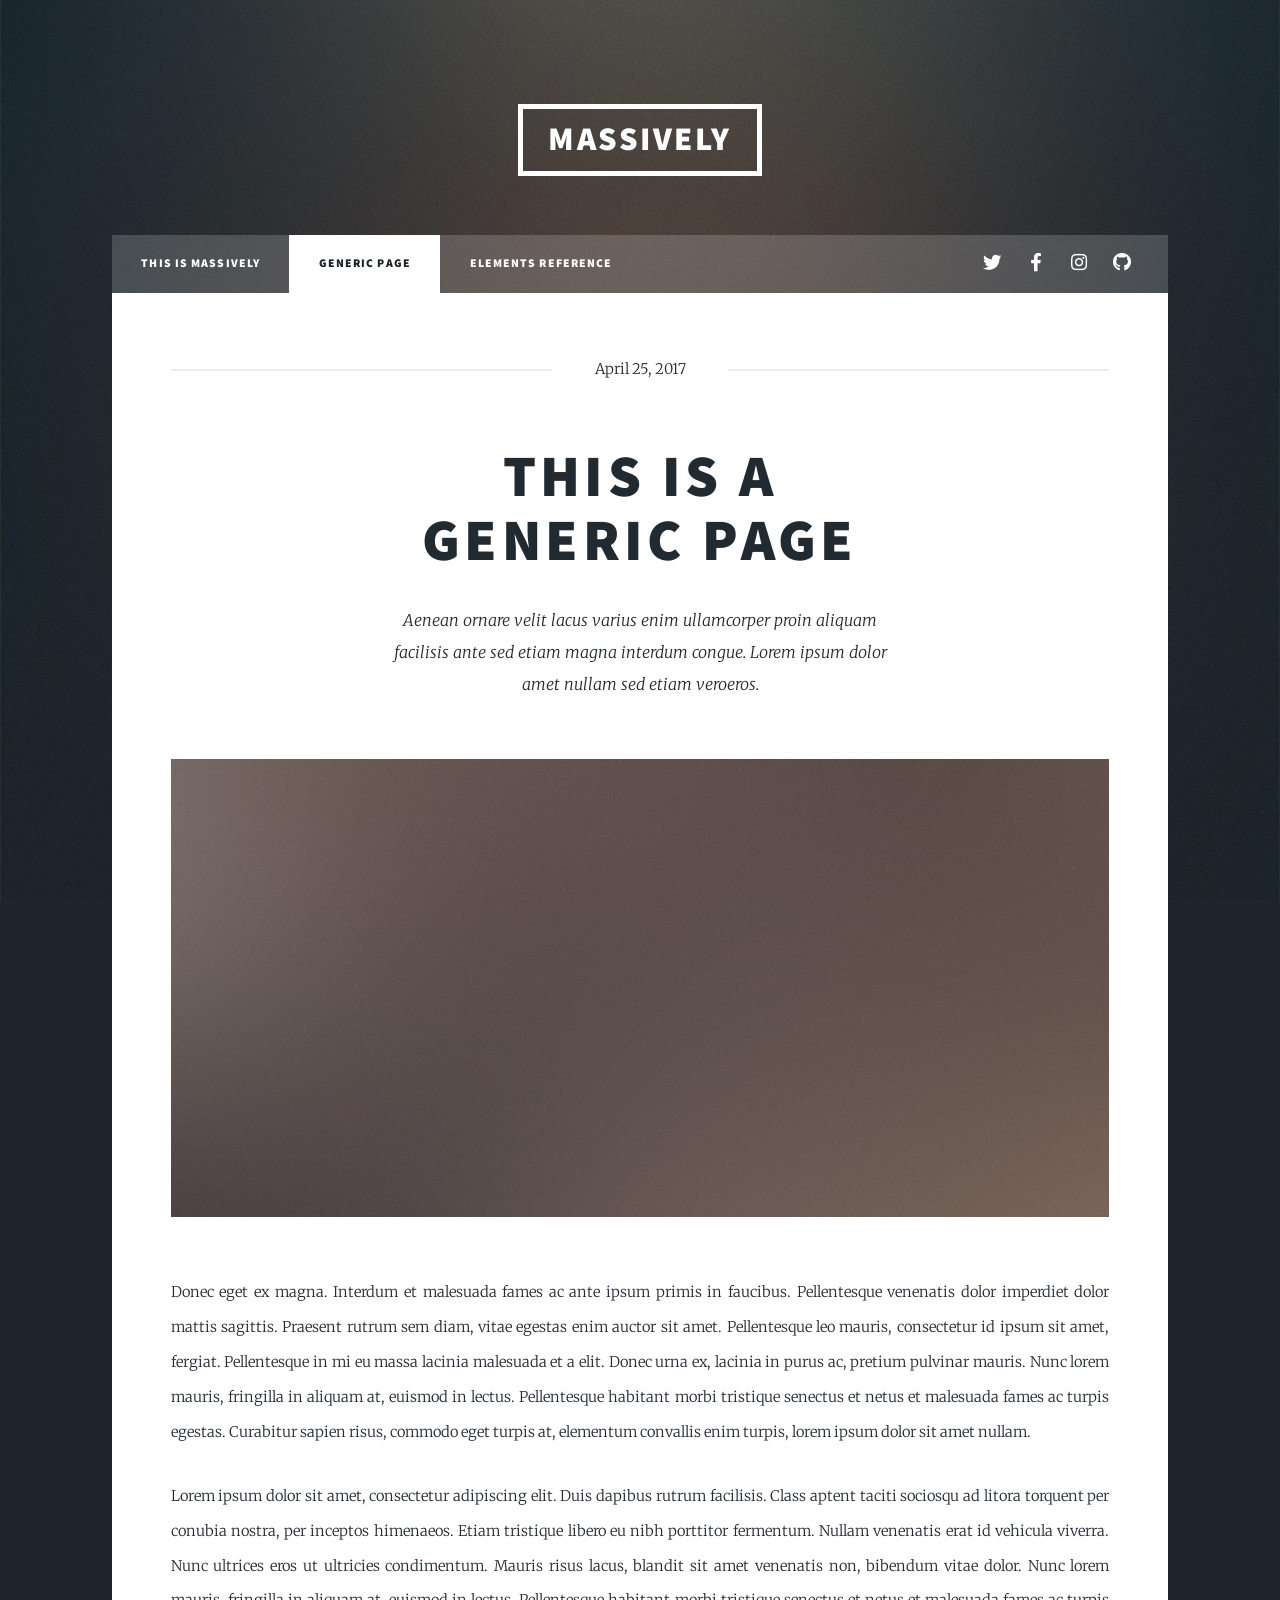
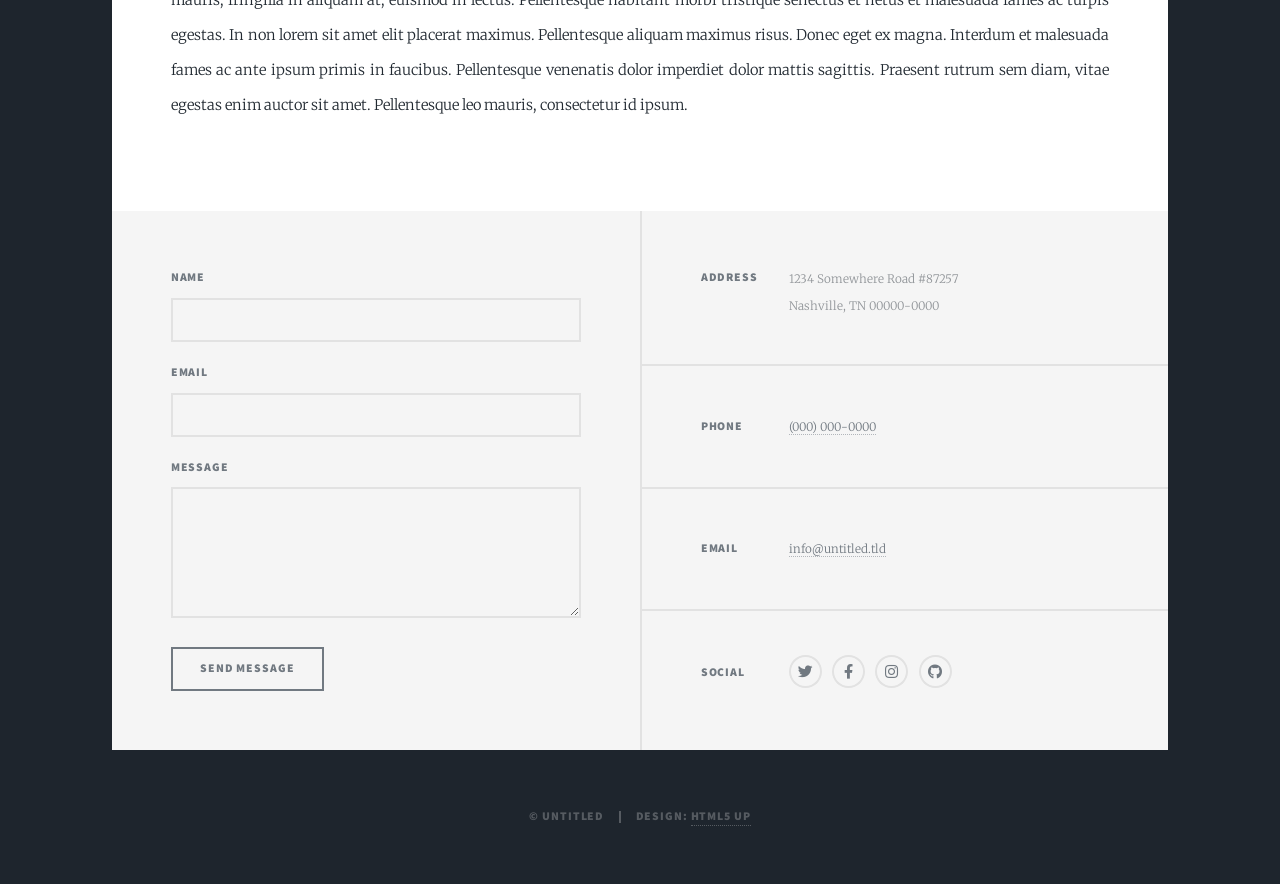
<file: html5up-massively 2/generic.html>
<!DOCTYPE HTML>
<!--
	Massively by HTML5 UP
	html5up.net | @ajlkn
	Free for personal and commercial use under the CCA 3.0 license (html5up.net/license)
-->
<html>
	<head>
		<title>Generic Page - Massively by HTML5 UP</title>
		<meta charset="utf-8" />
		<meta name="viewport" content="width=device-width, initial-scale=1, user-scalable=no" />
		<link rel="stylesheet" href="assets/css/main.css" />
		<noscript><link rel="stylesheet" href="assets/css/noscript.css" /></noscript>
	</head>
	<body class="is-preload">

		<!-- Wrapper -->
			<div id="wrapper">

				<!-- Header -->
					<header id="header">
						<a href="index.html" class="logo">Massively</a>
					</header>

				<!-- Nav -->
					<nav id="nav">
						<ul class="links">
							<li><a href="index.html">This is Massively</a></li>
							<li class="active"><a href="generic.html">Generic Page</a></li>
							<li><a href="elements.html">Elements Reference</a></li>
						</ul>
						<ul class="icons">
							<li><a href="#" class="icon brands fa-twitter"><span class="label">Twitter</span></a></li>
							<li><a href="#" class="icon brands fa-facebook-f"><span class="label">Facebook</span></a></li>
							<li><a href="#" class="icon brands fa-instagram"><span class="label">Instagram</span></a></li>
							<li><a href="#" class="icon brands fa-github"><span class="label">GitHub</span></a></li>
						</ul>
					</nav>

				<!-- Main -->
					<div id="main">

						<!-- Post -->
							<section class="post">
								<header class="major">
									<span class="date">April 25, 2017</span>
									<h1>This is a<br />
									Generic Page</h1>
									<p>Aenean ornare velit lacus varius enim ullamcorper proin aliquam<br />
									facilisis ante sed etiam magna interdum congue. Lorem ipsum dolor<br />
									amet nullam sed etiam veroeros.</p>
								</header>
								<div class="image main"><img src="images/pic01.jpg" alt="" /></div>
								<p>Donec eget ex magna. Interdum et malesuada fames ac ante ipsum primis in faucibus. Pellentesque venenatis dolor imperdiet dolor mattis sagittis. Praesent rutrum sem diam, vitae egestas enim auctor sit amet. Pellentesque leo mauris, consectetur id ipsum sit amet, fergiat. Pellentesque in mi eu massa lacinia malesuada et a elit. Donec urna ex, lacinia in purus ac, pretium pulvinar mauris. Nunc lorem mauris, fringilla in aliquam at, euismod in lectus. Pellentesque habitant morbi tristique senectus et netus et malesuada fames ac turpis egestas. Curabitur sapien risus, commodo eget turpis at, elementum convallis enim turpis, lorem ipsum dolor sit amet nullam.</p>
								<p>Lorem ipsum dolor sit amet, consectetur adipiscing elit. Duis dapibus rutrum facilisis. Class aptent taciti sociosqu ad litora torquent per conubia nostra, per inceptos himenaeos. Etiam tristique libero eu nibh porttitor fermentum. Nullam venenatis erat id vehicula viverra. Nunc ultrices eros ut ultricies condimentum. Mauris risus lacus, blandit sit amet venenatis non, bibendum vitae dolor. Nunc lorem mauris, fringilla in aliquam at, euismod in lectus. Pellentesque habitant morbi tristique senectus et netus et malesuada fames ac turpis egestas. In non lorem sit amet elit placerat maximus. Pellentesque aliquam maximus risus. Donec eget ex magna. Interdum et malesuada fames ac ante ipsum primis in faucibus. Pellentesque venenatis dolor imperdiet dolor mattis sagittis. Praesent rutrum sem diam, vitae egestas enim auctor sit amet. Pellentesque leo mauris, consectetur id ipsum.</p>
							</section>

					</div>

				<!-- Footer -->
					<footer id="footer">
						<section>
							<form method="post" action="#">
								<div class="fields">
									<div class="field">
										<label for="name">Name</label>
										<input type="text" name="name" id="name" />
									</div>
									<div class="field">
										<label for="email">Email</label>
										<input type="text" name="email" id="email" />
									</div>
									<div class="field">
										<label for="message">Message</label>
										<textarea name="message" id="message" rows="3"></textarea>
									</div>
								</div>
								<ul class="actions">
									<li><input type="submit" value="Send Message" /></li>
								</ul>
							</form>
						</section>
						<section class="split contact">
							<section class="alt">
								<h3>Address</h3>
								<p>1234 Somewhere Road #87257<br />
								Nashville, TN 00000-0000</p>
							</section>
							<section>
								<h3>Phone</h3>
								<p><a href="#">(000) 000-0000</a></p>
							</section>
							<section>
								<h3>Email</h3>
								<p><a href="#">info@untitled.tld</a></p>
							</section>
							<section>
								<h3>Social</h3>
								<ul class="icons alt">
									<li><a href="#" class="icon brands alt fa-twitter"><span class="label">Twitter</span></a></li>
									<li><a href="#" class="icon brands alt fa-facebook-f"><span class="label">Facebook</span></a></li>
									<li><a href="#" class="icon brands alt fa-instagram"><span class="label">Instagram</span></a></li>
									<li><a href="#" class="icon brands alt fa-github"><span class="label">GitHub</span></a></li>
								</ul>
							</section>
						</section>
					</footer>

				<!-- Copyright -->
					<div id="copyright">
						<ul><li>&copy; Untitled</li><li>Design: <a href="https://html5up.net">HTML5 UP</a></li></ul>
					</div>

			</div>

		<!-- Scripts -->
			<script src="assets/js/jquery.min.js"></script>
			<script src="assets/js/jquery.scrollex.min.js"></script>
			<script src="assets/js/jquery.scrolly.min.js"></script>
			<script src="assets/js/browser.min.js"></script>
			<script src="assets/js/breakpoints.min.js"></script>
			<script src="assets/js/util.js"></script>
			<script src="assets/js/main.js"></script>

	</body>
</html>
</file>
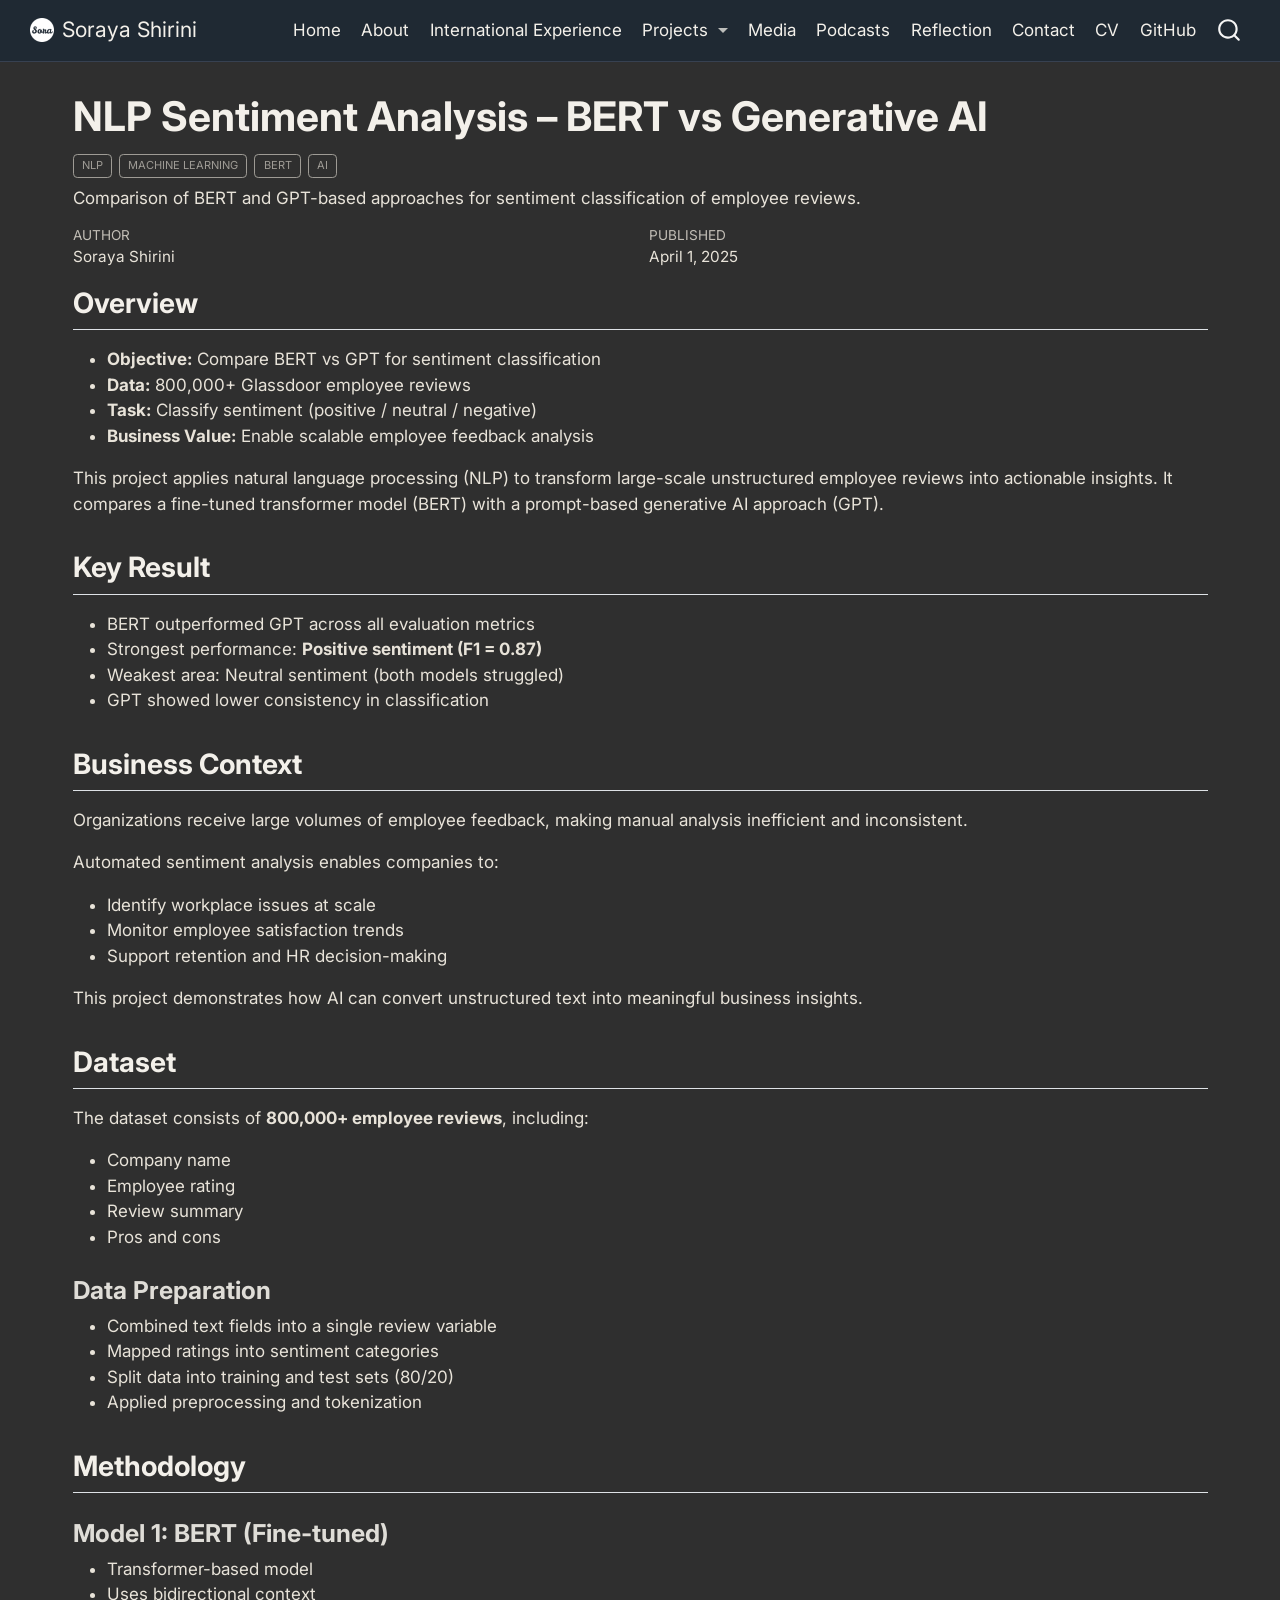
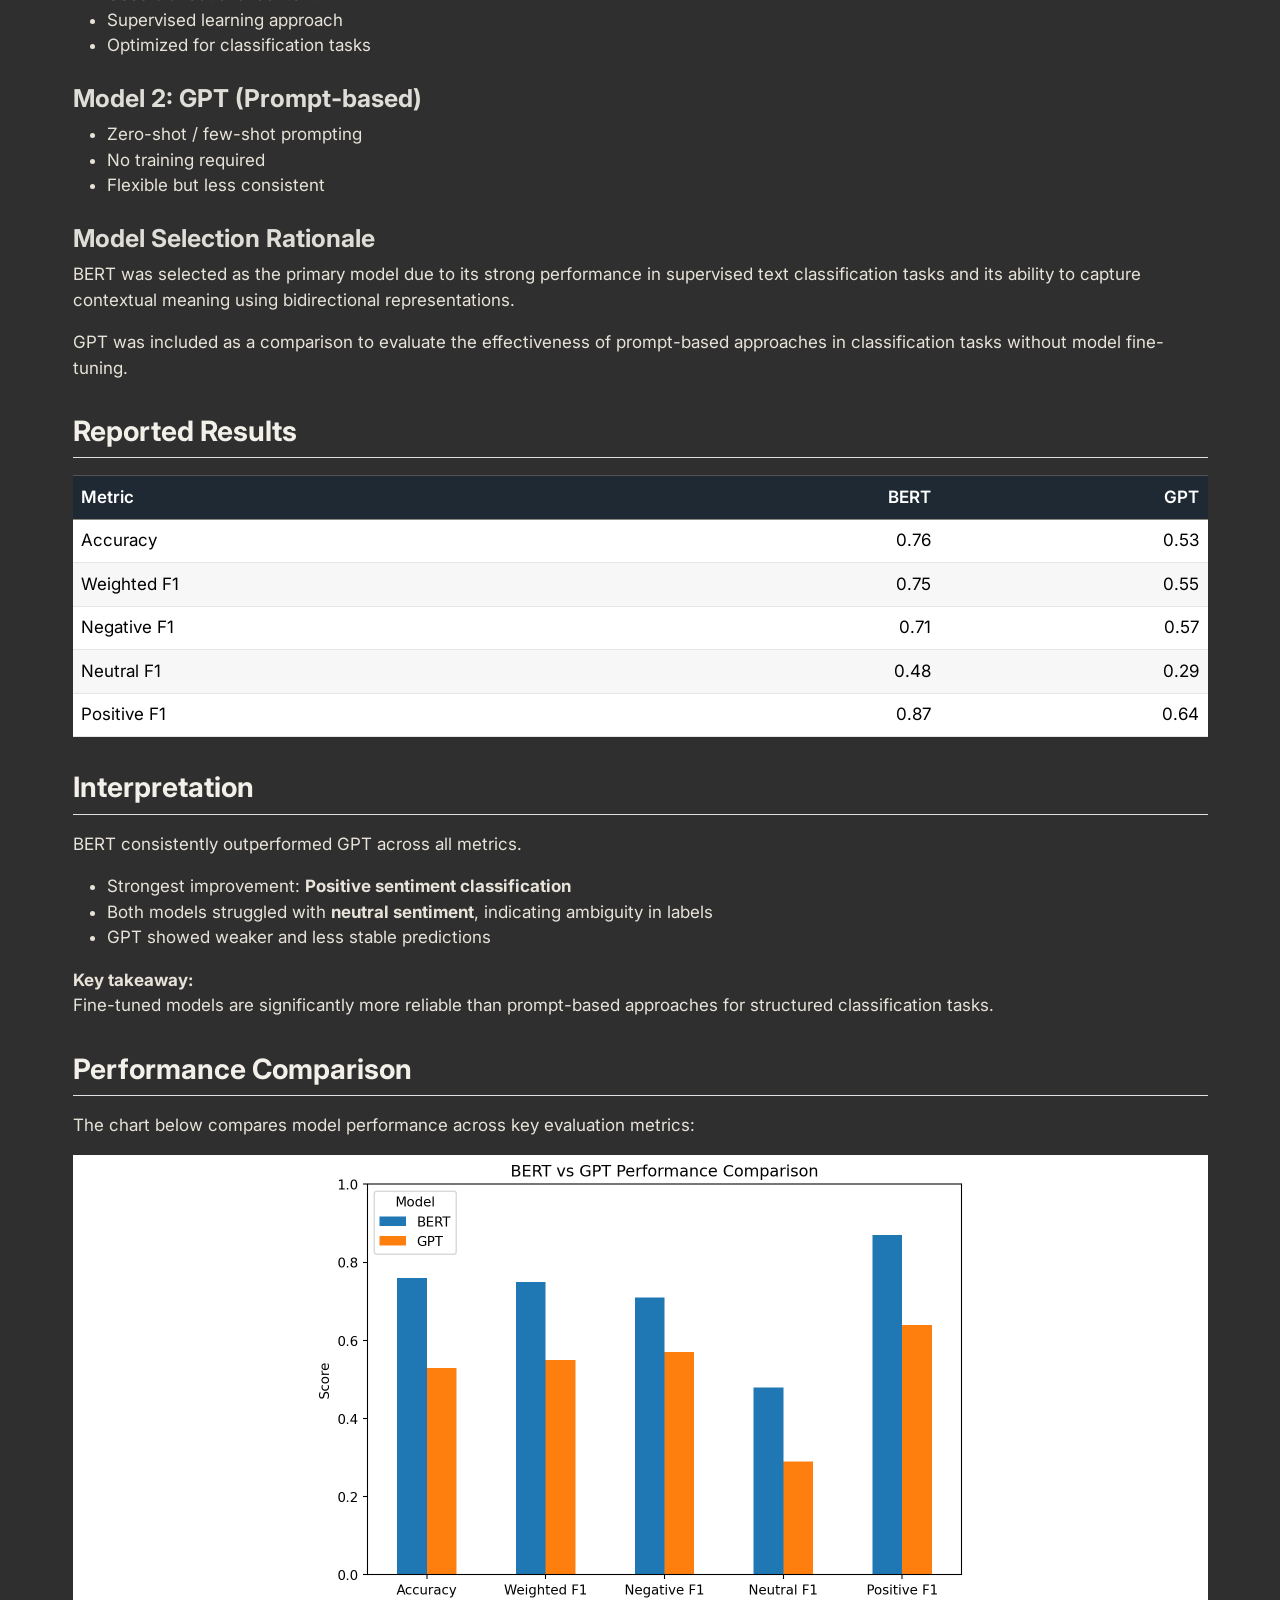
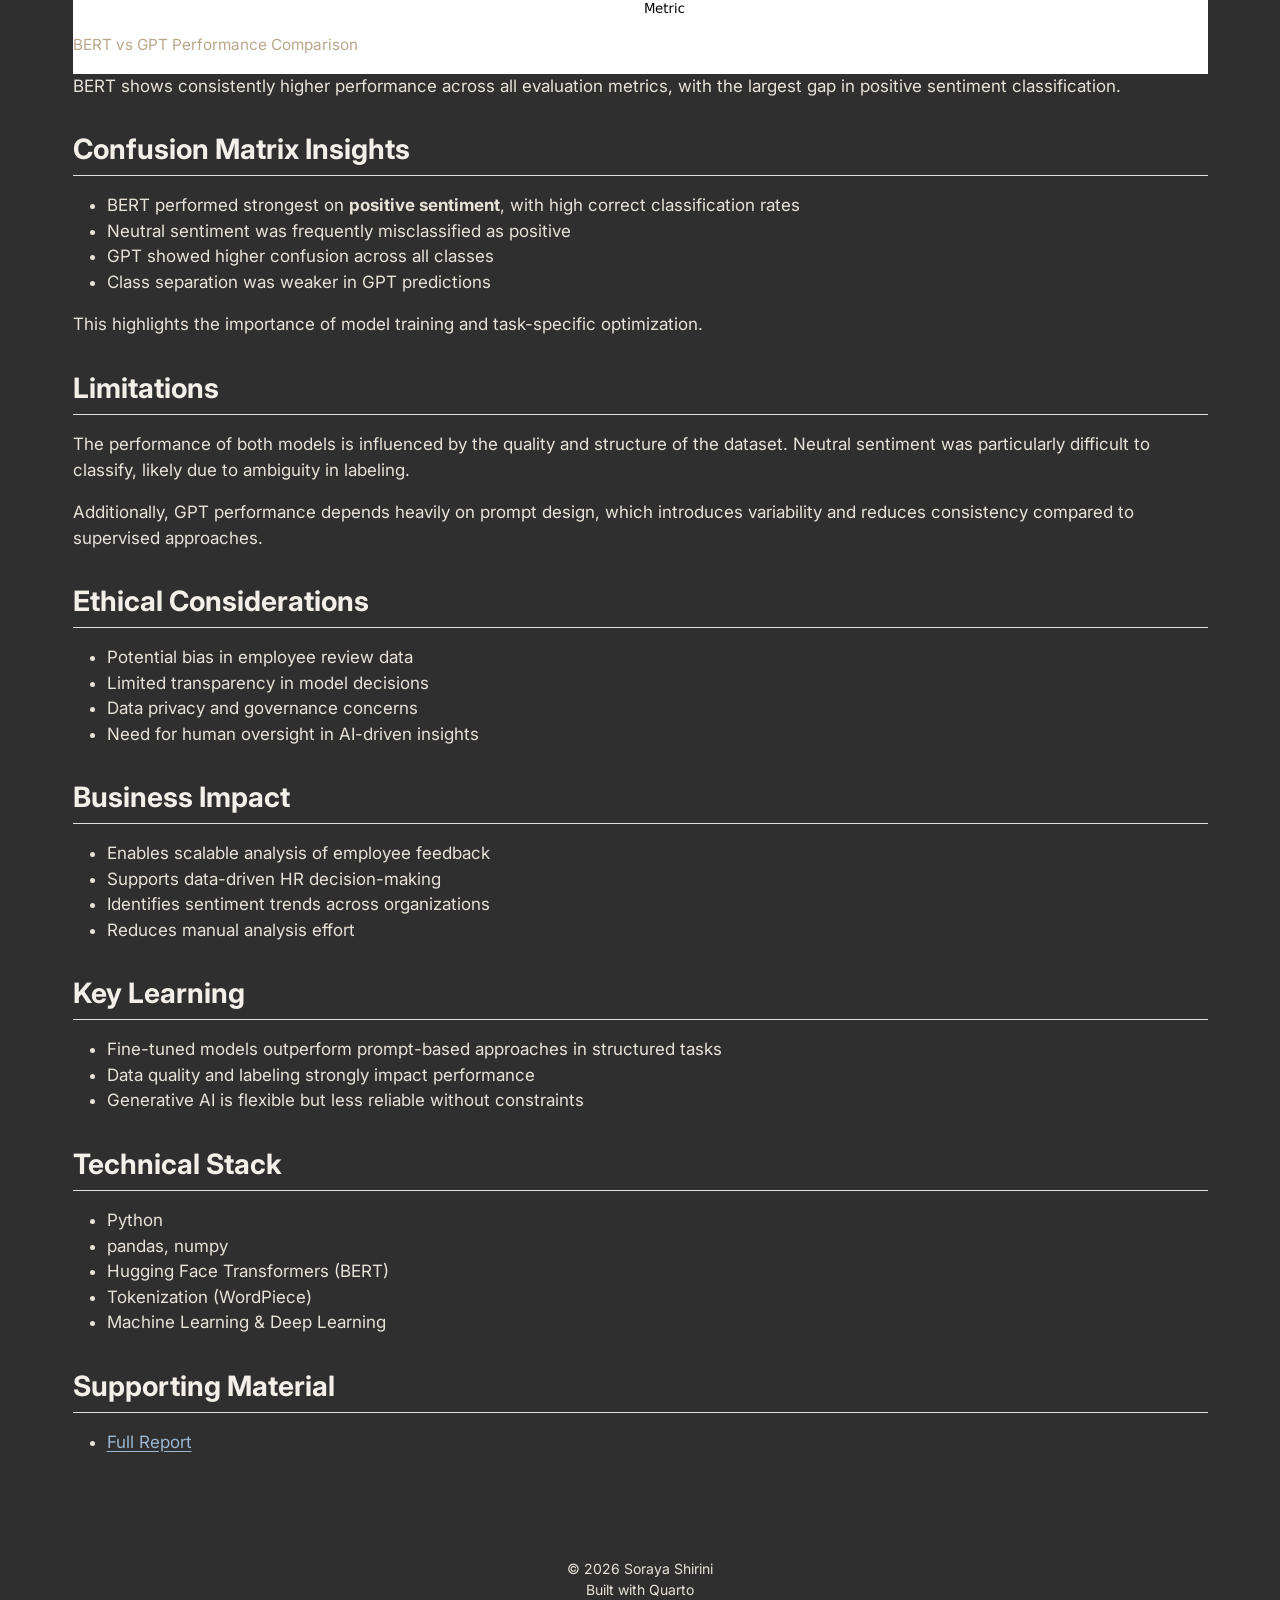
<file: docs/projects/nlp-sentiment-project.html>
<!DOCTYPE html>
<html xmlns="http://www.w3.org/1999/xhtml" lang="en" xml:lang="en"><head>

<meta charset="utf-8">
<meta name="generator" content="quarto-1.9.36">

<meta name="viewport" content="width=device-width, initial-scale=1.0, user-scalable=yes">

<meta name="author" content="Soraya Shirini">
<meta name="dcterms.date" content="2025-04-01">
<meta name="description" content="Comparison of BERT and GPT-based approaches for sentiment classification of employee reviews.">

<title>NLP Sentiment Analysis – BERT vs Generative AI – Soraya Shirini</title>
<style>
/* Default styles provided by pandoc.
** See https://pandoc.org/MANUAL.html#variables-for-html for config info.
*/
code{white-space: pre-wrap;}
span.smallcaps{font-variant: small-caps;}
div.columns{display: flex; gap: min(4vw, 1.5em);}
div.column{flex: auto; overflow-x: auto;}
div.hanging-indent{margin-left: 1.5em; text-indent: -1.5em;}
ul.task-list{list-style: none;}
ul.task-list li input[type="checkbox"] {
  width: 0.8em;
  margin: 0 0.8em 0.2em -1em; /* quarto-specific, see https://github.com/quarto-dev/quarto-cli/issues/4556 */ 
  vertical-align: middle;
}
</style>


<script src="../site_libs/quarto-nav/quarto-nav.js"></script>
<script src="../site_libs/quarto-nav/headroom.min.js"></script>
<script src="../site_libs/clipboard/clipboard.min.js"></script>
<script src="../site_libs/quarto-search/autocomplete.umd.js"></script>
<script src="../site_libs/quarto-search/fuse.min.js"></script>
<script src="../site_libs/quarto-search/quarto-search.js"></script>
<meta name="quarto:offset" content="../">
<link href="../images/favicon.ico" rel="icon">
<script src="../site_libs/quarto-html/quarto.js" type="module"></script>
<script src="../site_libs/quarto-html/tabsets/tabsets.js" type="module"></script>
<script src="../site_libs/quarto-html/popper.min.js"></script>
<script src="../site_libs/quarto-html/tippy.umd.min.js"></script>
<script src="../site_libs/quarto-html/anchor.min.js"></script>
<link href="../site_libs/quarto-html/tippy.css" rel="stylesheet">
<link href="../site_libs/quarto-html/quarto-syntax-highlighting-dark-dbc92dda8186f57fa2e333fbb71d6a9d.css" rel="stylesheet" id="quarto-text-highlighting-styles">
<script src="../site_libs/bootstrap/bootstrap.min.js"></script>
<link href="../site_libs/bootstrap/bootstrap-icons.css" rel="stylesheet">
<link href="../site_libs/bootstrap/bootstrap-de2436ff89d60c60fbf21406aeb838b2.min.css" rel="stylesheet" append-hash="true" id="quarto-bootstrap" data-mode="dark">
<script id="quarto-search-options" type="application/json">{
  "location": "navbar",
  "copy-button": false,
  "collapse-after": 3,
  "panel-placement": "end",
  "type": "overlay",
  "limit": 50,
  "keyboard-shortcut": [
    "f",
    "/",
    "s"
  ],
  "show-item-context": false,
  "language": {
    "search-no-results-text": "No results",
    "search-matching-documents-text": "matching documents",
    "search-copy-link-title": "Copy link to search",
    "search-hide-matches-text": "Hide additional matches",
    "search-more-match-text": "more match in this document",
    "search-more-matches-text": "more matches in this document",
    "search-clear-button-title": "Clear",
    "search-text-placeholder": "",
    "search-detached-cancel-button-title": "Cancel",
    "search-submit-button-title": "Submit",
    "search-label": "Search"
  }
}</script>
<script async="" src="https://www.googletagmanager.com/gtag/js?id=G-VN4JCSV3RZ"></script>

<script type="text/javascript">

window.dataLayer = window.dataLayer || [];
function gtag(){dataLayer.push(arguments);}
gtag('js', new Date());
gtag('config', 'G-VN4JCSV3RZ', { 'anonymize_ip': true});
</script>
<link rel="stylesheet" href="https://cdn.jsdelivr.net/npm/bootstrap-icons@1.11.3/font/bootstrap-icons.min.css">


</head>

<body class="nav-fixed quarto-light">

<div id="quarto-search-results"></div>
  <header id="quarto-header" class="headroom fixed-top">
    <nav class="navbar navbar-expand-lg " data-bs-theme="dark">
      <div class="navbar-container container-fluid">
      <div class="navbar-brand-container mx-auto">
    <a href="../index.html" class="navbar-brand navbar-brand-logo">
    <img src="../images/favicon.ico" alt="" class="navbar-logo light-content">
    <img src="../images/favicon.ico" alt="" class="navbar-logo dark-content">
    </a>
    <a class="navbar-brand" href="../index.html">
    <span class="navbar-title">Soraya Shirini</span>
    </a>
  </div>
            <div id="quarto-search" class="" title="Search"></div>
          <button class="navbar-toggler" type="button" data-bs-toggle="collapse" data-bs-target="#navbarCollapse" aria-controls="navbarCollapse" role="menu" aria-expanded="false" aria-label="Toggle navigation" onclick="if (window.quartoToggleHeadroom) { window.quartoToggleHeadroom(); }">
  <span class="navbar-toggler-icon"></span>
</button>
          <div class="collapse navbar-collapse" id="navbarCollapse">
            <ul class="navbar-nav navbar-nav-scroll ms-auto">
  <li class="nav-item">
    <a class="nav-link" href="../index.html"> 
<span class="menu-text">Home</span></a>
  </li>  
  <li class="nav-item">
    <a class="nav-link" href="../about.html"> 
<span class="menu-text">About</span></a>
  </li>  
  <li class="nav-item">
    <a class="nav-link" href="../international-experience.html"> 
<span class="menu-text">International Experience</span></a>
  </li>  
  <li class="nav-item dropdown ">
    <a class="nav-link dropdown-toggle" href="#" id="nav-menu-projects" role="link" data-bs-toggle="dropdown" aria-expanded="false">
 <span class="menu-text">Projects</span>
    </a>
    <ul class="dropdown-menu dropdown-menu-end" aria-labelledby="nav-menu-projects">    
        <li>
    <a class="dropdown-item" href="../projects/index.html">
 <span class="dropdown-text">All Projects</span></a>
  </li>  
        <li>
    <a class="dropdown-item" href="../projects/fraud-analysis-project.html">
 <span class="dropdown-text">Fraud Analysis</span></a>
  </li>  
        <li>
    <a class="dropdown-item" href="../projects/nlp-sentiment-project.html">
 <span class="dropdown-text">NLP Sentiment Analysis</span></a>
  </li>  
        <li>
    <a class="dropdown-item" href="../projects/clinic-no-show-analysis.html">
 <span class="dropdown-text">SQL No-Show Analysis</span></a>
  </li>  
    </ul>
  </li>
  <li class="nav-item">
    <a class="nav-link" href="../media.html"> 
<span class="menu-text">Media</span></a>
  </li>  
  <li class="nav-item">
    <a class="nav-link" href="../podcasts.html"> 
<span class="menu-text">Podcasts</span></a>
  </li>  
  <li class="nav-item">
    <a class="nav-link" href="../reflection.html"> 
<span class="menu-text">Reflection</span></a>
  </li>  
  <li class="nav-item">
    <a class="nav-link" href="../contact.html"> 
<span class="menu-text">Contact</span></a>
  </li>  
  <li class="nav-item">
    <a class="nav-link" href="../soraya-shirini-cv.pdf" target="_blank"> 
<span class="menu-text">CV</span></a>
  </li>  
  <li class="nav-item">
    <a class="nav-link" href="https://github.com/sorayashirini/business-analytics-portfolio" target="_blank"> 
<span class="menu-text">GitHub</span></a>
  </li>  
</ul>
          </div> <!-- /navcollapse -->
            <div class="quarto-navbar-tools">
</div>
      </div> <!-- /container-fluid -->
    </nav>
</header>
<!-- content -->
<div id="quarto-content" class="quarto-container page-columns page-rows-contents page-layout-full page-navbar">
<!-- sidebar -->
<!-- margin-sidebar -->
    
<!-- main -->
<main class="content column-page" id="quarto-document-content">

<header id="title-block-header" class="quarto-title-block default">
<div class="quarto-title">
<h1 class="title">NLP Sentiment Analysis – BERT vs Generative AI</h1>
  <div class="quarto-categories">
    <div class="quarto-category">NLP</div>
    <div class="quarto-category">Machine Learning</div>
    <div class="quarto-category">BERT</div>
    <div class="quarto-category">AI</div>
  </div>
  </div>

<div>
  <div class="description">
    Comparison of BERT and GPT-based approaches for sentiment classification of employee reviews.
  </div>
</div>


<div class="quarto-title-meta column-page">

    <div>
    <div class="quarto-title-meta-heading">Author</div>
    <div class="quarto-title-meta-contents">
             <p>Soraya Shirini </p>
          </div>
  </div>
    
    <div>
    <div class="quarto-title-meta-heading">Published</div>
    <div class="quarto-title-meta-contents">
      <p class="date">April 1, 2025</p>
    </div>
  </div>
  
    
  </div>
  


</header>


<section id="overview" class="level2">
<h2 class="anchored" data-anchor-id="overview">Overview</h2>
<ul>
<li><strong>Objective:</strong> Compare BERT vs GPT for sentiment classification<br>
</li>
<li><strong>Data:</strong> 800,000+ Glassdoor employee reviews<br>
</li>
<li><strong>Task:</strong> Classify sentiment (positive / neutral / negative)<br>
</li>
<li><strong>Business Value:</strong> Enable scalable employee feedback analysis</li>
</ul>
<p>This project applies natural language processing (NLP) to transform large-scale unstructured employee reviews into actionable insights. It compares a fine-tuned transformer model (BERT) with a prompt-based generative AI approach (GPT).</p>
</section>
<section id="key-result" class="level2">
<h2 class="anchored" data-anchor-id="key-result">Key Result</h2>
<ul>
<li>BERT outperformed GPT across all evaluation metrics<br>
</li>
<li>Strongest performance: <strong>Positive sentiment (F1 = 0.87)</strong><br>
</li>
<li>Weakest area: Neutral sentiment (both models struggled)<br>
</li>
<li>GPT showed lower consistency in classification</li>
</ul>
</section>
<section id="business-context" class="level2">
<h2 class="anchored" data-anchor-id="business-context">Business Context</h2>
<p>Organizations receive large volumes of employee feedback, making manual analysis inefficient and inconsistent.</p>
<p>Automated sentiment analysis enables companies to:</p>
<ul>
<li>Identify workplace issues at scale<br>
</li>
<li>Monitor employee satisfaction trends<br>
</li>
<li>Support retention and HR decision-making</li>
</ul>
<p>This project demonstrates how AI can convert unstructured text into meaningful business insights.</p>
</section>
<section id="dataset" class="level2">
<h2 class="anchored" data-anchor-id="dataset">Dataset</h2>
<p>The dataset consists of <strong>800,000+ employee reviews</strong>, including:</p>
<ul>
<li>Company name<br>
</li>
<li>Employee rating<br>
</li>
<li>Review summary<br>
</li>
<li>Pros and cons</li>
</ul>
<section id="data-preparation" class="level3">
<h3 class="anchored" data-anchor-id="data-preparation">Data Preparation</h3>
<ul>
<li>Combined text fields into a single review variable<br>
</li>
<li>Mapped ratings into sentiment categories<br>
</li>
<li>Split data into training and test sets (80/20)<br>
</li>
<li>Applied preprocessing and tokenization</li>
</ul>
</section>
</section>
<section id="methodology" class="level2">
<h2 class="anchored" data-anchor-id="methodology">Methodology</h2>
<section id="model-1-bert-fine-tuned" class="level3">
<h3 class="anchored" data-anchor-id="model-1-bert-fine-tuned">Model 1: BERT (Fine-tuned)</h3>
<ul>
<li>Transformer-based model<br>
</li>
<li>Uses bidirectional context<br>
</li>
<li>Supervised learning approach<br>
</li>
<li>Optimized for classification tasks</li>
</ul>
</section>
<section id="model-2-gpt-prompt-based" class="level3">
<h3 class="anchored" data-anchor-id="model-2-gpt-prompt-based">Model 2: GPT (Prompt-based)</h3>
<ul>
<li>Zero-shot / few-shot prompting<br>
</li>
<li>No training required<br>
</li>
<li>Flexible but less consistent</li>
</ul>
</section>
<section id="model-selection-rationale" class="level3">
<h3 class="anchored" data-anchor-id="model-selection-rationale">Model Selection Rationale</h3>
<p>BERT was selected as the primary model due to its strong performance in supervised text classification tasks and its ability to capture contextual meaning using bidirectional representations.</p>
<p>GPT was included as a comparison to evaluate the effectiveness of prompt-based approaches in classification tasks without model fine-tuning.</p>
</section>
</section>
<section id="reported-results" class="level2">
<h2 class="anchored" data-anchor-id="reported-results">Reported Results</h2>
<table class="caption-top table">
<thead>
<tr class="header">
<th>Metric</th>
<th style="text-align: right;">BERT</th>
<th style="text-align: right;">GPT</th>
</tr>
</thead>
<tbody>
<tr class="odd">
<td>Accuracy</td>
<td style="text-align: right;">0.76</td>
<td style="text-align: right;">0.53</td>
</tr>
<tr class="even">
<td>Weighted F1</td>
<td style="text-align: right;">0.75</td>
<td style="text-align: right;">0.55</td>
</tr>
<tr class="odd">
<td>Negative F1</td>
<td style="text-align: right;">0.71</td>
<td style="text-align: right;">0.57</td>
</tr>
<tr class="even">
<td>Neutral F1</td>
<td style="text-align: right;">0.48</td>
<td style="text-align: right;">0.29</td>
</tr>
<tr class="odd">
<td>Positive F1</td>
<td style="text-align: right;">0.87</td>
<td style="text-align: right;">0.64</td>
</tr>
</tbody>
</table>
</section>
<section id="interpretation" class="level2">
<h2 class="anchored" data-anchor-id="interpretation">Interpretation</h2>
<p>BERT consistently outperformed GPT across all metrics.</p>
<ul>
<li>Strongest improvement: <strong>Positive sentiment classification</strong><br>
</li>
<li>Both models struggled with <strong>neutral sentiment</strong>, indicating ambiguity in labels<br>
</li>
<li>GPT showed weaker and less stable predictions</li>
</ul>
<p><strong>Key takeaway:</strong><br>
Fine-tuned models are significantly more reliable than prompt-based approaches for structured classification tasks.</p>
</section>
<section id="performance-comparison" class="level2">
<h2 class="anchored" data-anchor-id="performance-comparison">Performance Comparison</h2>
<p>The chart below compares model performance across key evaluation metrics:</p>
<div id="ae377700" class="cell" data-fig-height="5" data-fig-width="8" data-execution_count="1">
<div class="cell-output cell-output-display">
<div class="quarto-figure quarto-figure-center">
<figure class="figure">
<p><img src="nlp-sentiment-project_files/figure-html/cell-2-output-1.png" width="662" height="470" class="figure-img"></p>
<figcaption>BERT vs GPT Performance Comparison</figcaption>
</figure>
</div>
</div>
</div>
<p>BERT shows consistently higher performance across all evaluation metrics, with the largest gap in positive sentiment classification.</p>
</section>
<section id="confusion-matrix-insights" class="level2">
<h2 class="anchored" data-anchor-id="confusion-matrix-insights">Confusion Matrix Insights</h2>
<ul>
<li>BERT performed strongest on <strong>positive sentiment</strong>, with high correct classification rates<br>
</li>
<li>Neutral sentiment was frequently misclassified as positive<br>
</li>
<li>GPT showed higher confusion across all classes<br>
</li>
<li>Class separation was weaker in GPT predictions</li>
</ul>
<p>This highlights the importance of model training and task-specific optimization.</p>
</section>
<section id="limitations" class="level2">
<h2 class="anchored" data-anchor-id="limitations">Limitations</h2>
<p>The performance of both models is influenced by the quality and structure of the dataset. Neutral sentiment was particularly difficult to classify, likely due to ambiguity in labeling.</p>
<p>Additionally, GPT performance depends heavily on prompt design, which introduces variability and reduces consistency compared to supervised approaches.</p>
</section>
<section id="ethical-considerations" class="level2">
<h2 class="anchored" data-anchor-id="ethical-considerations">Ethical Considerations</h2>
<ul>
<li>Potential bias in employee review data<br>
</li>
<li>Limited transparency in model decisions<br>
</li>
<li>Data privacy and governance concerns<br>
</li>
<li>Need for human oversight in AI-driven insights</li>
</ul>
</section>
<section id="business-impact" class="level2">
<h2 class="anchored" data-anchor-id="business-impact">Business Impact</h2>
<ul>
<li>Enables scalable analysis of employee feedback<br>
</li>
<li>Supports data-driven HR decision-making<br>
</li>
<li>Identifies sentiment trends across organizations<br>
</li>
<li>Reduces manual analysis effort</li>
</ul>
</section>
<section id="key-learning" class="level2">
<h2 class="anchored" data-anchor-id="key-learning">Key Learning</h2>
<ul>
<li>Fine-tuned models outperform prompt-based approaches in structured tasks<br>
</li>
<li>Data quality and labeling strongly impact performance<br>
</li>
<li>Generative AI is flexible but less reliable without constraints</li>
</ul>
</section>
<section id="technical-stack" class="level2">
<h2 class="anchored" data-anchor-id="technical-stack">Technical Stack</h2>
<ul>
<li>Python<br>
</li>
<li>pandas, numpy<br>
</li>
<li>Hugging Face Transformers (BERT)<br>
</li>
<li>Tokenization (WordPiece)<br>
</li>
<li>Machine Learning &amp; Deep Learning</li>
</ul>
</section>
<section id="supporting-material" class="level2">
<h2 class="anchored" data-anchor-id="supporting-material">Supporting Material</h2>
<ul>
<li><a href="../nlp-sentiment-report.pdf">Full Report</a></li>
</ul>


</section>

</main> <!-- /main -->
<script id="quarto-html-after-body" type="application/javascript">
  window.document.addEventListener("DOMContentLoaded", function (event) {
    const icon = "";
    const anchorJS = new window.AnchorJS();
    anchorJS.options = {
      placement: 'right',
      icon: icon
    };
    anchorJS.add('.anchored');
    const isCodeAnnotation = (el) => {
      for (const clz of el.classList) {
        if (clz.startsWith('code-annotation-')) {                     
          return true;
        }
      }
      return false;
    }
    const onCopySuccess = function(e) {
      // button target
      const button = e.trigger;
      // don't keep focus
      button.blur();
      // flash "checked"
      button.classList.add('code-copy-button-checked');
      var currentTitle = button.getAttribute("title");
      button.setAttribute("title", "Copied!");
      let tooltip;
      if (window.bootstrap) {
        button.setAttribute("data-bs-toggle", "tooltip");
        button.setAttribute("data-bs-placement", "left");
        button.setAttribute("data-bs-title", "Copied!");
        tooltip = new bootstrap.Tooltip(button, 
          { trigger: "manual", 
            customClass: "code-copy-button-tooltip",
            offset: [0, -8]});
        tooltip.show();    
      }
      setTimeout(function() {
        if (tooltip) {
          tooltip.hide();
          button.removeAttribute("data-bs-title");
          button.removeAttribute("data-bs-toggle");
          button.removeAttribute("data-bs-placement");
        }
        button.setAttribute("title", currentTitle);
        button.classList.remove('code-copy-button-checked');
      }, 1000);
      // clear code selection
      e.clearSelection();
    }
    const getTextToCopy = function(trigger) {
      const outerScaffold = trigger.parentElement.cloneNode(true);
      const codeEl = outerScaffold.querySelector('code');
      for (const childEl of codeEl.children) {
        if (isCodeAnnotation(childEl)) {
          childEl.remove();
        }
      }
      return codeEl.innerText;
    }
    const clipboard = new window.ClipboardJS('.code-copy-button:not([data-in-quarto-modal])', {
      text: getTextToCopy
    });
    clipboard.on('success', onCopySuccess);
    if (window.document.getElementById('quarto-embedded-source-code-modal')) {
      const clipboardModal = new window.ClipboardJS('.code-copy-button[data-in-quarto-modal]', {
        text: getTextToCopy,
        container: window.document.getElementById('quarto-embedded-source-code-modal')
      });
      clipboardModal.on('success', onCopySuccess);
    }
      var localhostRegex = new RegExp(/^(?:http|https):\/\/localhost\:?[0-9]*\//);
      var mailtoRegex = new RegExp(/^mailto:/);
        var filterRegex = new RegExp('/' + window.location.host + '/');
      var isInternal = (href) => {
          return filterRegex.test(href) || localhostRegex.test(href) || mailtoRegex.test(href);
      }
      // Inspect non-navigation links and adorn them if external
     var links = window.document.querySelectorAll('a[href]:not(.nav-link):not(.navbar-brand):not(.toc-action):not(.sidebar-link):not(.sidebar-item-toggle):not(.pagination-link):not(.no-external):not([aria-hidden]):not(.dropdown-item):not(.quarto-navigation-tool):not(.about-link)');
      for (var i=0; i<links.length; i++) {
        const link = links[i];
        if (!isInternal(link.href)) {
          // undo the damage that might have been done by quarto-nav.js in the case of
          // links that we want to consider external
          if (link.dataset.originalHref !== undefined) {
            link.href = link.dataset.originalHref;
          }
        }
      }
    function tippyHover(el, contentFn, onTriggerFn, onUntriggerFn) {
      const config = {
        allowHTML: true,
        maxWidth: 500,
        delay: 100,
        arrow: false,
        appendTo: function(el) {
            return el.parentElement;
        },
        interactive: true,
        interactiveBorder: 10,
        theme: 'quarto',
        placement: 'bottom-start',
      };
      if (contentFn) {
        config.content = contentFn;
      }
      if (onTriggerFn) {
        config.onTrigger = onTriggerFn;
      }
      if (onUntriggerFn) {
        config.onUntrigger = onUntriggerFn;
      }
      window.tippy(el, config); 
    }
    const noterefs = window.document.querySelectorAll('a[role="doc-noteref"]');
    for (var i=0; i<noterefs.length; i++) {
      const ref = noterefs[i];
      tippyHover(ref, function() {
        // use id or data attribute instead here
        let href = ref.getAttribute('data-footnote-href') || ref.getAttribute('href');
        try { href = new URL(href).hash; } catch {}
        const id = href.replace(/^#\/?/, "");
        const note = window.document.getElementById(id);
        if (note) {
          return note.innerHTML;
        } else {
          return "";
        }
      });
    }
    const xrefs = window.document.querySelectorAll('a.quarto-xref');
    const processXRef = (id, note) => {
      // Strip column container classes
      const stripColumnClz = (el) => {
        el.classList.remove("page-full", "page-columns");
        if (el.children) {
          for (const child of el.children) {
            stripColumnClz(child);
          }
        }
      }
      stripColumnClz(note)
      if (id === null || id.startsWith('sec-')) {
        // Special case sections, only their first couple elements
        const container = document.createElement("div");
        if (note.children && note.children.length > 2) {
          container.appendChild(note.children[0].cloneNode(true));
          for (let i = 1; i < note.children.length; i++) {
            const child = note.children[i];
            if (child.tagName === "P" && child.innerText === "") {
              continue;
            } else {
              container.appendChild(child.cloneNode(true));
              break;
            }
          }
          if (window.Quarto?.typesetMath) {
            window.Quarto.typesetMath(container);
          }
          return container.innerHTML
        } else {
          if (window.Quarto?.typesetMath) {
            window.Quarto.typesetMath(note);
          }
          return note.innerHTML;
        }
      } else {
        // Remove any anchor links if they are present
        const anchorLink = note.querySelector('a.anchorjs-link');
        if (anchorLink) {
          anchorLink.remove();
        }
        if (window.Quarto?.typesetMath) {
          window.Quarto.typesetMath(note);
        }
        if (note.classList.contains("callout")) {
          return note.outerHTML;
        } else {
          return note.innerHTML;
        }
      }
    }
    for (var i=0; i<xrefs.length; i++) {
      const xref = xrefs[i];
      tippyHover(xref, undefined, function(instance) {
        instance.disable();
        let url = xref.getAttribute('href');
        let hash = undefined; 
        if (url.startsWith('#')) {
          hash = url;
        } else {
          try { hash = new URL(url).hash; } catch {}
        }
        if (hash) {
          const id = hash.replace(/^#\/?/, "");
          const note = window.document.getElementById(id);
          if (note !== null) {
            try {
              const html = processXRef(id, note.cloneNode(true));
              instance.setContent(html);
            } finally {
              instance.enable();
              instance.show();
            }
          } else {
            // See if we can fetch this
            fetch(url.split('#')[0])
            .then(res => res.text())
            .then(html => {
              const parser = new DOMParser();
              const htmlDoc = parser.parseFromString(html, "text/html");
              const note = htmlDoc.getElementById(id);
              if (note !== null) {
                const html = processXRef(id, note);
                instance.setContent(html);
              } 
            }).finally(() => {
              instance.enable();
              instance.show();
            });
          }
        } else {
          // See if we can fetch a full url (with no hash to target)
          // This is a special case and we should probably do some content thinning / targeting
          fetch(url)
          .then(res => res.text())
          .then(html => {
            const parser = new DOMParser();
            const htmlDoc = parser.parseFromString(html, "text/html");
            const note = htmlDoc.querySelector('main.content');
            if (note !== null) {
              // This should only happen for chapter cross references
              // (since there is no id in the URL)
              // remove the first header
              if (note.children.length > 0 && note.children[0].tagName === "HEADER") {
                note.children[0].remove();
              }
              const html = processXRef(null, note);
              instance.setContent(html);
            } 
          }).finally(() => {
            instance.enable();
            instance.show();
          });
        }
      }, function(instance) {
      });
    }
        let selectedAnnoteEl;
        const selectorForAnnotation = ( cell, annotation) => {
          let cellAttr = 'data-code-cell="' + cell + '"';
          let lineAttr = 'data-code-annotation="' +  annotation + '"';
          const selector = 'span[' + cellAttr + '][' + lineAttr + ']';
          return selector;
        }
        const selectCodeLines = (annoteEl) => {
          const doc = window.document;
          const targetCell = annoteEl.getAttribute("data-target-cell");
          const targetAnnotation = annoteEl.getAttribute("data-target-annotation");
          const annoteSpan = window.document.querySelector(selectorForAnnotation(targetCell, targetAnnotation));
          const lines = annoteSpan.getAttribute("data-code-lines").split(",");
          const lineIds = lines.map((line) => {
            return targetCell + "-" + line;
          })
          let top = null;
          let height = null;
          let parent = null;
          if (lineIds.length > 0) {
              //compute the position of the single el (top and bottom and make a div)
              const el = window.document.getElementById(lineIds[0]);
              top = el.offsetTop;
              height = el.offsetHeight;
              parent = el.parentElement.parentElement;
            if (lineIds.length > 1) {
              const lastEl = window.document.getElementById(lineIds[lineIds.length - 1]);
              const bottom = lastEl.offsetTop + lastEl.offsetHeight;
              height = bottom - top;
            }
            if (top !== null && height !== null && parent !== null) {
              // cook up a div (if necessary) and position it 
              let div = window.document.getElementById("code-annotation-line-highlight");
              if (div === null) {
                div = window.document.createElement("div");
                div.setAttribute("id", "code-annotation-line-highlight");
                div.style.position = 'absolute';
                parent.appendChild(div);
              }
              div.style.top = top - 2 + "px";
              div.style.height = height + 4 + "px";
              div.style.left = 0;
              let gutterDiv = window.document.getElementById("code-annotation-line-highlight-gutter");
              if (gutterDiv === null) {
                gutterDiv = window.document.createElement("div");
                gutterDiv.setAttribute("id", "code-annotation-line-highlight-gutter");
                gutterDiv.style.position = 'absolute';
                const codeCell = window.document.getElementById(targetCell);
                const gutter = codeCell.querySelector('.code-annotation-gutter');
                gutter.appendChild(gutterDiv);
              }
              gutterDiv.style.top = top - 2 + "px";
              gutterDiv.style.height = height + 4 + "px";
            }
            selectedAnnoteEl = annoteEl;
          }
        };
        const unselectCodeLines = () => {
          const elementsIds = ["code-annotation-line-highlight", "code-annotation-line-highlight-gutter"];
          elementsIds.forEach((elId) => {
            const div = window.document.getElementById(elId);
            if (div) {
              div.remove();
            }
          });
          selectedAnnoteEl = undefined;
        };
          // Handle positioning of the toggle
      window.addEventListener(
        "resize",
        throttle(() => {
          elRect = undefined;
          if (selectedAnnoteEl) {
            selectCodeLines(selectedAnnoteEl);
          }
        }, 10)
      );
      function throttle(fn, ms) {
      let throttle = false;
      let timer;
        return (...args) => {
          if(!throttle) { // first call gets through
              fn.apply(this, args);
              throttle = true;
          } else { // all the others get throttled
              if(timer) clearTimeout(timer); // cancel #2
              timer = setTimeout(() => {
                fn.apply(this, args);
                timer = throttle = false;
              }, ms);
          }
        };
      }
        // Attach click handler to the DT
        const annoteDls = window.document.querySelectorAll('dt[data-target-cell]');
        for (const annoteDlNode of annoteDls) {
          annoteDlNode.addEventListener('click', (event) => {
            const clickedEl = event.target;
            if (clickedEl !== selectedAnnoteEl) {
              unselectCodeLines();
              const activeEl = window.document.querySelector('dt[data-target-cell].code-annotation-active');
              if (activeEl) {
                activeEl.classList.remove('code-annotation-active');
              }
              selectCodeLines(clickedEl);
              clickedEl.classList.add('code-annotation-active');
            } else {
              // Unselect the line
              unselectCodeLines();
              clickedEl.classList.remove('code-annotation-active');
            }
          });
        }
    const findCites = (el) => {
      const parentEl = el.parentElement;
      if (parentEl) {
        const cites = parentEl.dataset.cites;
        if (cites) {
          return {
            el,
            cites: cites.split(' ')
          };
        } else {
          return findCites(el.parentElement)
        }
      } else {
        return undefined;
      }
    };
    var bibliorefs = window.document.querySelectorAll('a[role="doc-biblioref"]');
    for (var i=0; i<bibliorefs.length; i++) {
      const ref = bibliorefs[i];
      const citeInfo = findCites(ref);
      if (citeInfo) {
        tippyHover(citeInfo.el, function() {
          var popup = window.document.createElement('div');
          citeInfo.cites.forEach(function(cite) {
            var citeDiv = window.document.createElement('div');
            citeDiv.classList.add('hanging-indent');
            citeDiv.classList.add('csl-entry');
            var biblioDiv = window.document.getElementById('ref-' + cite);
            if (biblioDiv) {
              citeDiv.innerHTML = biblioDiv.innerHTML;
            }
            popup.appendChild(citeDiv);
          });
          return popup.innerHTML;
        });
      }
    }
  });
  </script>
</div> <!-- /content -->
<footer class="footer">
  <div class="nav-footer">
    <div class="nav-footer-left">
      &nbsp;
    </div>   
    <div class="nav-footer-center">
<p>© 2026 Soraya Shirini<br>
Built with Quarto</p>
</div>
    <div class="nav-footer-right">
      &nbsp;
    </div>
  </div>
</footer>




</body></html>
</file>
<file: docs/site_libs/quarto-html/tippy.css>
.tippy-box[data-animation=fade][data-state=hidden]{opacity:0}[data-tippy-root]{max-width:calc(100vw - 10px)}.tippy-box{position:relative;background-color:#333;color:#fff;border-radius:4px;font-size:14px;line-height:1.4;white-space:normal;outline:0;transition-property:transform,visibility,opacity}.tippy-box[data-placement^=top]>.tippy-arrow{bottom:0}.tippy-box[data-placement^=top]>.tippy-arrow:before{bottom:-7px;left:0;border-width:8px 8px 0;border-top-color:initial;transform-origin:center top}.tippy-box[data-placement^=bottom]>.tippy-arrow{top:0}.tippy-box[data-placement^=bottom]>.tippy-arrow:before{top:-7px;left:0;border-width:0 8px 8px;border-bottom-color:initial;transform-origin:center bottom}.tippy-box[data-placement^=left]>.tippy-arrow{right:0}.tippy-box[data-placement^=left]>.tippy-arrow:before{border-width:8px 0 8px 8px;border-left-color:initial;right:-7px;transform-origin:center left}.tippy-box[data-placement^=right]>.tippy-arrow{left:0}.tippy-box[data-placement^=right]>.tippy-arrow:before{left:-7px;border-width:8px 8px 8px 0;border-right-color:initial;transform-origin:center right}.tippy-box[data-inertia][data-state=visible]{transition-timing-function:cubic-bezier(.54,1.5,.38,1.11)}.tippy-arrow{width:16px;height:16px;color:#333}.tippy-arrow:before{content:"";position:absolute;border-color:transparent;border-style:solid}.tippy-content{position:relative;padding:5px 9px;z-index:1}
</file>
<file: docs/site_libs/quarto-html/quarto-syntax-highlighting-dark-dbc92dda8186f57fa2e333fbb71d6a9d.css>
/* quarto syntax highlight colors */
:root {
  --quarto-hl-al-color: #ff5555;
  --quarto-hl-an-color: #6a737d;
  --quarto-hl-at-color: #f97583;
  --quarto-hl-bn-color: #79b8ff;
  --quarto-hl-bu-color: #f97583;
  --quarto-hl-ch-color: #9ecbff;
  --quarto-hl-co-color: #6a737d;
  --quarto-hl-cv-color: #6a737d;
  --quarto-hl-cn-color: #79b8ff;
  --quarto-hl-cf-color: #f97583;
  --quarto-hl-dt-color: #f97583;
  --quarto-hl-dv-color: #79b8ff;
  --quarto-hl-do-color: #6a737d;
  --quarto-hl-er-color: #ff5555;
  --quarto-hl-ex-color: #f97583;
  --quarto-hl-fl-color: #79b8ff;
  --quarto-hl-fu-color: #b392f0;
  --quarto-hl-im-color: #9ecbff;
  --quarto-hl-in-color: #6a737d;
  --quarto-hl-kw-color: #f97583;
  --quarto-hl-op-color: #e1e4e8;
  --quarto-hl-pp-color: #f97583;
  --quarto-hl-re-color: #6a737d;
  --quarto-hl-sc-color: #79b8ff;
  --quarto-hl-ss-color: #9ecbff;
  --quarto-hl-st-color: #9ecbff;
  --quarto-hl-va-color: #ffab70;
  --quarto-hl-vs-color: #9ecbff;
  --quarto-hl-wa-color: #ff5555;
}

/* other quarto variables */
:root {
  --quarto-font-monospace: SFMono-Regular, Menlo, Monaco, Consolas, "Liberation Mono", "Courier New", monospace;
}

/* syntax highlight based on Pandoc's rules */
pre > code.sourceCode > span {
  color: #e1e4e8;
}

code.sourceCode > span {
  color: #e1e4e8;
}

div.sourceCode,
div.sourceCode pre.sourceCode {
  color: #e1e4e8;
}

/* Normal */
code span {
  color: #e1e4e8;
}

/* Alert */
code span.al {
  font-weight: bold;
  color: #ff5555;
}

/* Annotation */
code span.an {
  color: #6a737d;
}

/* Attribute */
code span.at {
  color: #f97583;
}

/* BaseN */
code span.bn {
  color: #79b8ff;
}

/* BuiltIn */
code span.bu {
  color: #f97583;
}

/* ControlFlow */
code span.cf {
  color: #f97583;
}

/* Char */
code span.ch {
  color: #9ecbff;
}

/* Constant */
code span.cn {
  color: #79b8ff;
}

/* Comment */
code span.co {
  color: #6a737d;
}

/* CommentVar */
code span.cv {
  color: #6a737d;
}

/* Documentation */
code span.do {
  color: #6a737d;
}

/* DataType */
code span.dt {
  color: #f97583;
}

/* DecVal */
code span.dv {
  color: #79b8ff;
}

/* Error */
code span.er {
  color: #ff5555;
  text-decoration: underline;
}

/* Extension */
code span.ex {
  font-weight: bold;
  color: #f97583;
}

/* Float */
code span.fl {
  color: #79b8ff;
}

/* Function */
code span.fu {
  color: #b392f0;
}

/* Import */
code span.im {
  color: #9ecbff;
}

/* Information */
code span.in {
  color: #6a737d;
}

/* Keyword */
code span.kw {
  color: #f97583;
}

/* Operator */
code span.op {
  color: #e1e4e8;
}

/* Preprocessor */
code span.pp {
  color: #f97583;
}

/* RegionMarker */
code span.re {
  color: #6a737d;
}

/* SpecialChar */
code span.sc {
  color: #79b8ff;
}

/* SpecialString */
code span.ss {
  color: #9ecbff;
}

/* String */
code span.st {
  color: #9ecbff;
}

/* Variable */
code span.va {
  color: #ffab70;
}

/* VerbatimString */
code span.vs {
  color: #9ecbff;
}

/* Warning */
code span.wa {
  color: #ff5555;
}

.prevent-inlining {
  content: "</";
}

/*# sourceMappingURL=5b44f16740065ab3ac5bade16adfc271.css.map */
</file>
<file: html5up-massively 2/assets/css/main.css>
@import url(fontawesome-all.min.css);
@import url("https://fonts.googleapis.com/css?family=Merriweather:300,700,300italic,700italic|Source+Sans+Pro:900");

/*
	Massively by HTML5 UP
	html5up.net | @ajlkn
	Free for personal and commercial use under the CCA 3.0 license (html5up.net/license)
*/

html, body, div, span, applet, object,
iframe, h1, h2, h3, h4, h5, h6, p, blockquote,
pre, a, abbr, acronym, address, big, cite,
code, del, dfn, em, img, ins, kbd, q, s, samp,
small, strike, strong, sub, sup, tt, var, b,
u, i, center, dl, dt, dd, ol, ul, li, fieldset,
form, label, legend, table, caption, tbody,
tfoot, thead, tr, th, td, article, aside,
canvas, details, embed, figure, figcaption,
footer, header, hgroup, menu, nav, output, ruby,
section, summary, time, mark, audio, video {
	margin: 0;
	padding: 0;
	border: 0;
	font-size: 100%;
	font: inherit;
	vertical-align: baseline;}

article, aside, details, figcaption, figure,
footer, header, hgroup, menu, nav, section {
	display: block;}

body {
	line-height: 1;
}

ol, ul {
	list-style: none;
}

blockquote, q {
	quotes: none;
}

	blockquote:before, blockquote:after, q:before, q:after {
		content: '';
		content: none;
	}

table {
	border-collapse: collapse;
	border-spacing: 0;
}

body {
	-webkit-text-size-adjust: none;
}

mark {
	background-color: transparent;
	color: inherit;
}

input::-moz-focus-inner {
	border: 0;
	padding: 0;
}

input, select, textarea {
	-moz-appearance: none;
	-webkit-appearance: none;
	-ms-appearance: none;
	appearance: none;
}

/* Basic */

	@-ms-viewport {
		width: device-width;
	}

	body {
		-ms-overflow-style: scrollbar;
	}

	@media screen and (max-width: 480px) {

		html, body {
			min-width: 320px;
		}

	}

	html {
		box-sizing: border-box;
	}

	*, *:before, *:after {
		box-sizing: inherit;
	}

	body {
		background-color: #1e252d;
	}

		body.is-preload *, body.is-preload *:before, body.is-preload *:after {
			-moz-animation: none !important;
			-webkit-animation: none !important;
			-ms-animation: none !important;
			animation: none !important;
			-moz-transition: none !important;
			-webkit-transition: none !important;
			-ms-transition: none !important;
			transition: none !important;
		}

/* Type */

	html {
		font-size: 16pt;
	}

		@media screen and (max-width: 1680px) {

			html {
				font-size: 12pt;
			}

		}

		@media screen and (max-width: 1280px) {

			html {
				font-size: 11pt;
			}

		}

		@media screen and (max-width: 360px) {

			html {
				font-size: 10pt;
			}

		}

	body {
		color: #212931;
	}

	body, input, select, textarea {
		font-family: "Merriweather", Georgia, serif;
		font-weight: 300;
		font-size: 1rem;
		line-height: 2.375;
	}

	a {
		-moz-transition: color 0.2s ease-in-out, background-color 0.2s ease-in-out, border-color 0.2s ease-in-out, box-shadow 0.2s ease-in-out;
		-webkit-transition: color 0.2s ease-in-out, background-color 0.2s ease-in-out, border-color 0.2s ease-in-out, box-shadow 0.2s ease-in-out;
		-ms-transition: color 0.2s ease-in-out, background-color 0.2s ease-in-out, border-color 0.2s ease-in-out, box-shadow 0.2s ease-in-out;
		transition: color 0.2s ease-in-out, background-color 0.2s ease-in-out, border-color 0.2s ease-in-out, box-shadow 0.2s ease-in-out;
		border-bottom: dotted 1px;
		text-decoration: none;
	}

		a:hover {
			border-bottom-color: transparent;
		}

	strong, b {
		font-weight: 600;
	}

	em, i {
		font-style: italic;
	}

	p {
		text-align: justify;
		margin: 0 0 2rem 0;
	}

	h1, h2, h3, h4, h5, h6 {
		font-family: "Source Sans Pro", Helvetica, sans-serif;
		font-weight: 900;
		line-height: 1.5;
		letter-spacing: 0.075em;
		text-transform: uppercase;
		margin: 0 0 1rem 0;
	}

		h1 a, h2 a, h3 a, h4 a, h5 a, h6 a {
			border-bottom: 0;
			color: inherit;
			text-decoration: none;
		}

	h1 {
		font-size: 4rem;
		line-height: 1.1;
		margin: 0 0 2rem 0;
	}

	h2 {
		font-size: 1.75rem;
		line-height: 1.3;
		margin: 0 0 1.5rem 0;
	}

	h3 {
		font-size: 1.25rem;
		margin: 0 0 1.5rem 0;
	}

	h4 {
		font-size: 1rem;
	}

	h5 {
		font-size: 0.9rem;
	}

	h6 {
		font-size: 0.8rem;
	}

	sub {
		font-size: 0.8rem;
		position: relative;
		top: 0.5rem;
	}

	sup {
		font-size: 0.8rem;
		position: relative;
		top: -0.5rem;
	}

	blockquote {
		border-left: solid 4px;
		font-style: italic;
		margin: 0 0 2rem 0;
		padding: 0.5rem 0 0.5rem 2rem;
	}

	code {
		border: solid 2px;
		font-family: "Courier New", monospace;
		font-size: 0.9rem;
		margin: 0 0.25rem;
		padding: 0.25rem 0.65rem;
	}

	pre {
		-webkit-overflow-scrolling: touch;
		font-family: "Courier New", monospace;
		font-size: 0.9rem;
		margin: 0 0 2rem 0;
	}

		pre code {
			display: block;
			line-height: 1.75;
			padding: 1rem 1.5rem;
			overflow-x: auto;
		}

	hr {
		border: 0;
		border-bottom: solid 2px;
		margin: 3rem 0;
	}

		hr.major {
			margin: 5rem 0;
		}

	.align-left {
		text-align: left;
	}

	.align-center {
		text-align: center;
	}

	.align-right {
		text-align: right;
	}

	input, select, textarea {
		color: #212931;
	}

	a {
		color: #212931;
		border-bottom-color: rgba(33, 41, 49, 0.5);
	}

		a:hover {
			border-bottom-color: transparent;
			color: #18bfef !important;
		}

	strong, b {
		color: #212931;
	}

	h1, h2, h3, h4, h5, h6 {
		color: #212931;
	}

	blockquote {
		border-left-color: #eeeeee;
	}

	code {
		background: rgba(220, 220, 220, 0.25);
		border-color: #eeeeee;
	}

	hr {
		border-bottom-color: #eeeeee;
	}

/* Row */

	.row {
		display: flex;
		flex-wrap: wrap;
		box-sizing: border-box;
		align-items: stretch;
	}

		.row > * {
			box-sizing: border-box;
		}

		.row.gtr-uniform > * > :last-child {
			margin-bottom: 0;
		}

		.row.aln-left {
			justify-content: flex-start;
		}

		.row.aln-center {
			justify-content: center;
		}

		.row.aln-right {
			justify-content: flex-end;
		}

		.row.aln-top {
			align-items: flex-start;
		}

		.row.aln-middle {
			align-items: center;
		}

		.row.aln-bottom {
			align-items: flex-end;
		}

		.row > .imp {
			order: -1;
		}

		.row > .col-1 {
			width: 8.33333%;
		}

		.row > .off-1 {
			margin-left: 8.33333%;
		}

		.row > .col-2 {
			width: 16.66667%;
		}

		.row > .off-2 {
			margin-left: 16.66667%;
		}

		.row > .col-3 {
			width: 25%;
		}

		.row > .off-3 {
			margin-left: 25%;
		}

		.row > .col-4 {
			width: 33.33333%;
		}

		.row > .off-4 {
			margin-left: 33.33333%;
		}

		.row > .col-5 {
			width: 41.66667%;
		}

		.row > .off-5 {
			margin-left: 41.66667%;
		}

		.row > .col-6 {
			width: 50%;
		}

		.row > .off-6 {
			margin-left: 50%;
		}

		.row > .col-7 {
			width: 58.33333%;
		}

		.row > .off-7 {
			margin-left: 58.33333%;
		}

		.row > .col-8 {
			width: 66.66667%;
		}

		.row > .off-8 {
			margin-left: 66.66667%;
		}

		.row > .col-9 {
			width: 75%;
		}

		.row > .off-9 {
			margin-left: 75%;
		}

		.row > .col-10 {
			width: 83.33333%;
		}

		.row > .off-10 {
			margin-left: 83.33333%;
		}

		.row > .col-11 {
			width: 91.66667%;
		}

		.row > .off-11 {
			margin-left: 91.66667%;
		}

		.row > .col-12 {
			width: 100%;
		}

		.row > .off-12 {
			margin-left: 100%;
		}

		.row.gtr-0 {
			margin-top: 0;
			margin-left: 0rem;
		}

			.row.gtr-0 > * {
				padding: 0 0 0 0rem;
			}

			.row.gtr-0.gtr-uniform {
				margin-top: 0rem;
			}

				.row.gtr-0.gtr-uniform > * {
					padding-top: 0rem;
				}

		.row.gtr-25 {
			margin-top: 0;
			margin-left: -0.375rem;
		}

			.row.gtr-25 > * {
				padding: 0 0 0 0.375rem;
			}

			.row.gtr-25.gtr-uniform {
				margin-top: -0.375rem;
			}

				.row.gtr-25.gtr-uniform > * {
					padding-top: 0.375rem;
				}

		.row.gtr-50 {
			margin-top: 0;
			margin-left: -0.75rem;
		}

			.row.gtr-50 > * {
				padding: 0 0 0 0.75rem;
			}

			.row.gtr-50.gtr-uniform {
				margin-top: -0.75rem;
			}

				.row.gtr-50.gtr-uniform > * {
					padding-top: 0.75rem;
				}

		.row {
			margin-top: 0;
			margin-left: -1.5rem;
		}

			.row > * {
				padding: 0 0 0 1.5rem;
			}

			.row.gtr-uniform {
				margin-top: -1.5rem;
			}

				.row.gtr-uniform > * {
					padding-top: 1.5rem;
				}

		.row.gtr-150 {
			margin-top: 0;
			margin-left: -2.25rem;
		}

			.row.gtr-150 > * {
				padding: 0 0 0 2.25rem;
			}

			.row.gtr-150.gtr-uniform {
				margin-top: -2.25rem;
			}

				.row.gtr-150.gtr-uniform > * {
					padding-top: 2.25rem;
				}

		.row.gtr-200 {
			margin-top: 0;
			margin-left: -3rem;
		}

			.row.gtr-200 > * {
				padding: 0 0 0 3rem;
			}

			.row.gtr-200.gtr-uniform {
				margin-top: -3rem;
			}

				.row.gtr-200.gtr-uniform > * {
					padding-top: 3rem;
				}

		@media screen and (max-width: 1680px) {

			.row {
				display: flex;
				flex-wrap: wrap;
				box-sizing: border-box;
				align-items: stretch;
			}

				.row > * {
					box-sizing: border-box;
				}

				.row.gtr-uniform > * > :last-child {
					margin-bottom: 0;
				}

				.row.aln-left {
					justify-content: flex-start;
				}

				.row.aln-center {
					justify-content: center;
				}

				.row.aln-right {
					justify-content: flex-end;
				}

				.row.aln-top {
					align-items: flex-start;
				}

				.row.aln-middle {
					align-items: center;
				}

				.row.aln-bottom {
					align-items: flex-end;
				}

				.row > .imp-xlarge {
					order: -1;
				}

				.row > .col-1-xlarge {
					width: 8.33333%;
				}

				.row > .off-1-xlarge {
					margin-left: 8.33333%;
				}

				.row > .col-2-xlarge {
					width: 16.66667%;
				}

				.row > .off-2-xlarge {
					margin-left: 16.66667%;
				}

				.row > .col-3-xlarge {
					width: 25%;
				}

				.row > .off-3-xlarge {
					margin-left: 25%;
				}

				.row > .col-4-xlarge {
					width: 33.33333%;
				}

				.row > .off-4-xlarge {
					margin-left: 33.33333%;
				}

				.row > .col-5-xlarge {
					width: 41.66667%;
				}

				.row > .off-5-xlarge {
					margin-left: 41.66667%;
				}

				.row > .col-6-xlarge {
					width: 50%;
				}

				.row > .off-6-xlarge {
					margin-left: 50%;
				}

				.row > .col-7-xlarge {
					width: 58.33333%;
				}

				.row > .off-7-xlarge {
					margin-left: 58.33333%;
				}

				.row > .col-8-xlarge {
					width: 66.66667%;
				}

				.row > .off-8-xlarge {
					margin-left: 66.66667%;
				}

				.row > .col-9-xlarge {
					width: 75%;
				}

				.row > .off-9-xlarge {
					margin-left: 75%;
				}

				.row > .col-10-xlarge {
					width: 83.33333%;
				}

				.row > .off-10-xlarge {
					margin-left: 83.33333%;
				}

				.row > .col-11-xlarge {
					width: 91.66667%;
				}

				.row > .off-11-xlarge {
					margin-left: 91.66667%;
				}

				.row > .col-12-xlarge {
					width: 100%;
				}

				.row > .off-12-xlarge {
					margin-left: 100%;
				}

				.row.gtr-0 {
					margin-top: 0;
					margin-left: 0rem;
				}

					.row.gtr-0 > * {
						padding: 0 0 0 0rem;
					}

					.row.gtr-0.gtr-uniform {
						margin-top: 0rem;
					}

						.row.gtr-0.gtr-uniform > * {
							padding-top: 0rem;
						}

				.row.gtr-25 {
					margin-top: 0;
					margin-left: -0.375rem;
				}

					.row.gtr-25 > * {
						padding: 0 0 0 0.375rem;
					}

					.row.gtr-25.gtr-uniform {
						margin-top: -0.375rem;
					}

						.row.gtr-25.gtr-uniform > * {
							padding-top: 0.375rem;
						}

				.row.gtr-50 {
					margin-top: 0;
					margin-left: -0.75rem;
				}

					.row.gtr-50 > * {
						padding: 0 0 0 0.75rem;
					}

					.row.gtr-50.gtr-uniform {
						margin-top: -0.75rem;
					}

						.row.gtr-50.gtr-uniform > * {
							padding-top: 0.75rem;
						}

				.row {
					margin-top: 0;
					margin-left: -1.5rem;
				}

					.row > * {
						padding: 0 0 0 1.5rem;
					}

					.row.gtr-uniform {
						margin-top: -1.5rem;
					}

						.row.gtr-uniform > * {
							padding-top: 1.5rem;
						}

				.row.gtr-150 {
					margin-top: 0;
					margin-left: -2.25rem;
				}

					.row.gtr-150 > * {
						padding: 0 0 0 2.25rem;
					}

					.row.gtr-150.gtr-uniform {
						margin-top: -2.25rem;
					}

						.row.gtr-150.gtr-uniform > * {
							padding-top: 2.25rem;
						}

				.row.gtr-200 {
					margin-top: 0;
					margin-left: -3rem;
				}

					.row.gtr-200 > * {
						padding: 0 0 0 3rem;
					}

					.row.gtr-200.gtr-uniform {
						margin-top: -3rem;
					}

						.row.gtr-200.gtr-uniform > * {
							padding-top: 3rem;
						}

		}

		@media screen and (max-width: 1280px) {

			.row {
				display: flex;
				flex-wrap: wrap;
				box-sizing: border-box;
				align-items: stretch;
			}

				.row > * {
					box-sizing: border-box;
				}

				.row.gtr-uniform > * > :last-child {
					margin-bottom: 0;
				}

				.row.aln-left {
					justify-content: flex-start;
				}

				.row.aln-center {
					justify-content: center;
				}

				.row.aln-right {
					justify-content: flex-end;
				}

				.row.aln-top {
					align-items: flex-start;
				}

				.row.aln-middle {
					align-items: center;
				}

				.row.aln-bottom {
					align-items: flex-end;
				}

				.row > .imp-large {
					order: -1;
				}

				.row > .col-1-large {
					width: 8.33333%;
				}

				.row > .off-1-large {
					margin-left: 8.33333%;
				}

				.row > .col-2-large {
					width: 16.66667%;
				}

				.row > .off-2-large {
					margin-left: 16.66667%;
				}

				.row > .col-3-large {
					width: 25%;
				}

				.row > .off-3-large {
					margin-left: 25%;
				}

				.row > .col-4-large {
					width: 33.33333%;
				}

				.row > .off-4-large {
					margin-left: 33.33333%;
				}

				.row > .col-5-large {
					width: 41.66667%;
				}

				.row > .off-5-large {
					margin-left: 41.66667%;
				}

				.row > .col-6-large {
					width: 50%;
				}

				.row > .off-6-large {
					margin-left: 50%;
				}

				.row > .col-7-large {
					width: 58.33333%;
				}

				.row > .off-7-large {
					margin-left: 58.33333%;
				}

				.row > .col-8-large {
					width: 66.66667%;
				}

				.row > .off-8-large {
					margin-left: 66.66667%;
				}

				.row > .col-9-large {
					width: 75%;
				}

				.row > .off-9-large {
					margin-left: 75%;
				}

				.row > .col-10-large {
					width: 83.33333%;
				}

				.row > .off-10-large {
					margin-left: 83.33333%;
				}

				.row > .col-11-large {
					width: 91.66667%;
				}

				.row > .off-11-large {
					margin-left: 91.66667%;
				}

				.row > .col-12-large {
					width: 100%;
				}

				.row > .off-12-large {
					margin-left: 100%;
				}

				.row.gtr-0 {
					margin-top: 0;
					margin-left: 0rem;
				}

					.row.gtr-0 > * {
						padding: 0 0 0 0rem;
					}

					.row.gtr-0.gtr-uniform {
						margin-top: 0rem;
					}

						.row.gtr-0.gtr-uniform > * {
							padding-top: 0rem;
						}

				.row.gtr-25 {
					margin-top: 0;
					margin-left: -0.375rem;
				}

					.row.gtr-25 > * {
						padding: 0 0 0 0.375rem;
					}

					.row.gtr-25.gtr-uniform {
						margin-top: -0.375rem;
					}

						.row.gtr-25.gtr-uniform > * {
							padding-top: 0.375rem;
						}

				.row.gtr-50 {
					margin-top: 0;
					margin-left: -0.75rem;
				}

					.row.gtr-50 > * {
						padding: 0 0 0 0.75rem;
					}

					.row.gtr-50.gtr-uniform {
						margin-top: -0.75rem;
					}

						.row.gtr-50.gtr-uniform > * {
							padding-top: 0.75rem;
						}

				.row {
					margin-top: 0;
					margin-left: -1.5rem;
				}

					.row > * {
						padding: 0 0 0 1.5rem;
					}

					.row.gtr-uniform {
						margin-top: -1.5rem;
					}

						.row.gtr-uniform > * {
							padding-top: 1.5rem;
						}

				.row.gtr-150 {
					margin-top: 0;
					margin-left: -2.25rem;
				}

					.row.gtr-150 > * {
						padding: 0 0 0 2.25rem;
					}

					.row.gtr-150.gtr-uniform {
						margin-top: -2.25rem;
					}

						.row.gtr-150.gtr-uniform > * {
							padding-top: 2.25rem;
						}

				.row.gtr-200 {
					margin-top: 0;
					margin-left: -3rem;
				}

					.row.gtr-200 > * {
						padding: 0 0 0 3rem;
					}

					.row.gtr-200.gtr-uniform {
						margin-top: -3rem;
					}

						.row.gtr-200.gtr-uniform > * {
							padding-top: 3rem;
						}

		}

		@media screen and (max-width: 980px) {

			.row {
				display: flex;
				flex-wrap: wrap;
				box-sizing: border-box;
				align-items: stretch;
			}

				.row > * {
					box-sizing: border-box;
				}

				.row.gtr-uniform > * > :last-child {
					margin-bottom: 0;
				}

				.row.aln-left {
					justify-content: flex-start;
				}

				.row.aln-center {
					justify-content: center;
				}

				.row.aln-right {
					justify-content: flex-end;
				}

				.row.aln-top {
					align-items: flex-start;
				}

				.row.aln-middle {
					align-items: center;
				}

				.row.aln-bottom {
					align-items: flex-end;
				}

				.row > .imp-medium {
					order: -1;
				}

				.row > .col-1-medium {
					width: 8.33333%;
				}

				.row > .off-1-medium {
					margin-left: 8.33333%;
				}

				.row > .col-2-medium {
					width: 16.66667%;
				}

				.row > .off-2-medium {
					margin-left: 16.66667%;
				}

				.row > .col-3-medium {
					width: 25%;
				}

				.row > .off-3-medium {
					margin-left: 25%;
				}

				.row > .col-4-medium {
					width: 33.33333%;
				}

				.row > .off-4-medium {
					margin-left: 33.33333%;
				}

				.row > .col-5-medium {
					width: 41.66667%;
				}

				.row > .off-5-medium {
					margin-left: 41.66667%;
				}

				.row > .col-6-medium {
					width: 50%;
				}

				.row > .off-6-medium {
					margin-left: 50%;
				}

				.row > .col-7-medium {
					width: 58.33333%;
				}

				.row > .off-7-medium {
					margin-left: 58.33333%;
				}

				.row > .col-8-medium {
					width: 66.66667%;
				}

				.row > .off-8-medium {
					margin-left: 66.66667%;
				}

				.row > .col-9-medium {
					width: 75%;
				}

				.row > .off-9-medium {
					margin-left: 75%;
				}

				.row > .col-10-medium {
					width: 83.33333%;
				}

				.row > .off-10-medium {
					margin-left: 83.33333%;
				}

				.row > .col-11-medium {
					width: 91.66667%;
				}

				.row > .off-11-medium {
					margin-left: 91.66667%;
				}

				.row > .col-12-medium {
					width: 100%;
				}

				.row > .off-12-medium {
					margin-left: 100%;
				}

				.row.gtr-0 {
					margin-top: 0;
					margin-left: 0rem;
				}

					.row.gtr-0 > * {
						padding: 0 0 0 0rem;
					}

					.row.gtr-0.gtr-uniform {
						margin-top: 0rem;
					}

						.row.gtr-0.gtr-uniform > * {
							padding-top: 0rem;
						}

				.row.gtr-25 {
					margin-top: 0;
					margin-left: -0.375rem;
				}

					.row.gtr-25 > * {
						padding: 0 0 0 0.375rem;
					}

					.row.gtr-25.gtr-uniform {
						margin-top: -0.375rem;
					}

						.row.gtr-25.gtr-uniform > * {
							padding-top: 0.375rem;
						}

				.row.gtr-50 {
					margin-top: 0;
					margin-left: -0.75rem;
				}

					.row.gtr-50 > * {
						padding: 0 0 0 0.75rem;
					}

					.row.gtr-50.gtr-uniform {
						margin-top: -0.75rem;
					}

						.row.gtr-50.gtr-uniform > * {
							padding-top: 0.75rem;
						}

				.row {
					margin-top: 0;
					margin-left: -1.5rem;
				}

					.row > * {
						padding: 0 0 0 1.5rem;
					}

					.row.gtr-uniform {
						margin-top: -1.5rem;
					}

						.row.gtr-uniform > * {
							padding-top: 1.5rem;
						}

				.row.gtr-150 {
					margin-top: 0;
					margin-left: -2.25rem;
				}

					.row.gtr-150 > * {
						padding: 0 0 0 2.25rem;
					}

					.row.gtr-150.gtr-uniform {
						margin-top: -2.25rem;
					}

						.row.gtr-150.gtr-uniform > * {
							padding-top: 2.25rem;
						}

				.row.gtr-200 {
					margin-top: 0;
					margin-left: -3rem;
				}

					.row.gtr-200 > * {
						padding: 0 0 0 3rem;
					}

					.row.gtr-200.gtr-uniform {
						margin-top: -3rem;
					}

						.row.gtr-200.gtr-uniform > * {
							padding-top: 3rem;
						}

		}

		@media screen and (max-width: 736px) {

			.row {
				display: flex;
				flex-wrap: wrap;
				box-sizing: border-box;
				align-items: stretch;
			}

				.row > * {
					box-sizing: border-box;
				}

				.row.gtr-uniform > * > :last-child {
					margin-bottom: 0;
				}

				.row.aln-left {
					justify-content: flex-start;
				}

				.row.aln-center {
					justify-content: center;
				}

				.row.aln-right {
					justify-content: flex-end;
				}

				.row.aln-top {
					align-items: flex-start;
				}

				.row.aln-middle {
					align-items: center;
				}

				.row.aln-bottom {
					align-items: flex-end;
				}

				.row > .imp-small {
					order: -1;
				}

				.row > .col-1-small {
					width: 8.33333%;
				}

				.row > .off-1-small {
					margin-left: 8.33333%;
				}

				.row > .col-2-small {
					width: 16.66667%;
				}

				.row > .off-2-small {
					margin-left: 16.66667%;
				}

				.row > .col-3-small {
					width: 25%;
				}

				.row > .off-3-small {
					margin-left: 25%;
				}

				.row > .col-4-small {
					width: 33.33333%;
				}

				.row > .off-4-small {
					margin-left: 33.33333%;
				}

				.row > .col-5-small {
					width: 41.66667%;
				}

				.row > .off-5-small {
					margin-left: 41.66667%;
				}

				.row > .col-6-small {
					width: 50%;
				}

				.row > .off-6-small {
					margin-left: 50%;
				}

				.row > .col-7-small {
					width: 58.33333%;
				}

				.row > .off-7-small {
					margin-left: 58.33333%;
				}

				.row > .col-8-small {
					width: 66.66667%;
				}

				.row > .off-8-small {
					margin-left: 66.66667%;
				}

				.row > .col-9-small {
					width: 75%;
				}

				.row > .off-9-small {
					margin-left: 75%;
				}

				.row > .col-10-small {
					width: 83.33333%;
				}

				.row > .off-10-small {
					margin-left: 83.33333%;
				}

				.row > .col-11-small {
					width: 91.66667%;
				}

				.row > .off-11-small {
					margin-left: 91.66667%;
				}

				.row > .col-12-small {
					width: 100%;
				}

				.row > .off-12-small {
					margin-left: 100%;
				}

				.row.gtr-0 {
					margin-top: 0;
					margin-left: 0rem;
				}

					.row.gtr-0 > * {
						padding: 0 0 0 0rem;
					}

					.row.gtr-0.gtr-uniform {
						margin-top: 0rem;
					}

						.row.gtr-0.gtr-uniform > * {
							padding-top: 0rem;
						}

				.row.gtr-25 {
					margin-top: 0;
					margin-left: -0.375rem;
				}

					.row.gtr-25 > * {
						padding: 0 0 0 0.375rem;
					}

					.row.gtr-25.gtr-uniform {
						margin-top: -0.375rem;
					}

						.row.gtr-25.gtr-uniform > * {
							padding-top: 0.375rem;
						}

				.row.gtr-50 {
					margin-top: 0;
					margin-left: -0.75rem;
				}

					.row.gtr-50 > * {
						padding: 0 0 0 0.75rem;
					}

					.row.gtr-50.gtr-uniform {
						margin-top: -0.75rem;
					}

						.row.gtr-50.gtr-uniform > * {
							padding-top: 0.75rem;
						}

				.row {
					margin-top: 0;
					margin-left: -1.5rem;
				}

					.row > * {
						padding: 0 0 0 1.5rem;
					}

					.row.gtr-uniform {
						margin-top: -1.5rem;
					}

						.row.gtr-uniform > * {
							padding-top: 1.5rem;
						}

				.row.gtr-150 {
					margin-top: 0;
					margin-left: -2.25rem;
				}

					.row.gtr-150 > * {
						padding: 0 0 0 2.25rem;
					}

					.row.gtr-150.gtr-uniform {
						margin-top: -2.25rem;
					}

						.row.gtr-150.gtr-uniform > * {
							padding-top: 2.25rem;
						}

				.row.gtr-200 {
					margin-top: 0;
					margin-left: -3rem;
				}

					.row.gtr-200 > * {
						padding: 0 0 0 3rem;
					}

					.row.gtr-200.gtr-uniform {
						margin-top: -3rem;
					}

						.row.gtr-200.gtr-uniform > * {
							padding-top: 3rem;
						}

		}

		@media screen and (max-width: 480px) {

			.row {
				display: flex;
				flex-wrap: wrap;
				box-sizing: border-box;
				align-items: stretch;
			}

				.row > * {
					box-sizing: border-box;
				}

				.row.gtr-uniform > * > :last-child {
					margin-bottom: 0;
				}

				.row.aln-left {
					justify-content: flex-start;
				}

				.row.aln-center {
					justify-content: center;
				}

				.row.aln-right {
					justify-content: flex-end;
				}

				.row.aln-top {
					align-items: flex-start;
				}

				.row.aln-middle {
					align-items: center;
				}

				.row.aln-bottom {
					align-items: flex-end;
				}

				.row > .imp-xsmall {
					order: -1;
				}

				.row > .col-1-xsmall {
					width: 8.33333%;
				}

				.row > .off-1-xsmall {
					margin-left: 8.33333%;
				}

				.row > .col-2-xsmall {
					width: 16.66667%;
				}

				.row > .off-2-xsmall {
					margin-left: 16.66667%;
				}

				.row > .col-3-xsmall {
					width: 25%;
				}

				.row > .off-3-xsmall {
					margin-left: 25%;
				}

				.row > .col-4-xsmall {
					width: 33.33333%;
				}

				.row > .off-4-xsmall {
					margin-left: 33.33333%;
				}

				.row > .col-5-xsmall {
					width: 41.66667%;
				}

				.row > .off-5-xsmall {
					margin-left: 41.66667%;
				}

				.row > .col-6-xsmall {
					width: 50%;
				}

				.row > .off-6-xsmall {
					margin-left: 50%;
				}

				.row > .col-7-xsmall {
					width: 58.33333%;
				}

				.row > .off-7-xsmall {
					margin-left: 58.33333%;
				}

				.row > .col-8-xsmall {
					width: 66.66667%;
				}

				.row > .off-8-xsmall {
					margin-left: 66.66667%;
				}

				.row > .col-9-xsmall {
					width: 75%;
				}

				.row > .off-9-xsmall {
					margin-left: 75%;
				}

				.row > .col-10-xsmall {
					width: 83.33333%;
				}

				.row > .off-10-xsmall {
					margin-left: 83.33333%;
				}

				.row > .col-11-xsmall {
					width: 91.66667%;
				}

				.row > .off-11-xsmall {
					margin-left: 91.66667%;
				}

				.row > .col-12-xsmall {
					width: 100%;
				}

				.row > .off-12-xsmall {
					margin-left: 100%;
				}

				.row.gtr-0 {
					margin-top: 0;
					margin-left: 0rem;
				}

					.row.gtr-0 > * {
						padding: 0 0 0 0rem;
					}

					.row.gtr-0.gtr-uniform {
						margin-top: 0rem;
					}

						.row.gtr-0.gtr-uniform > * {
							padding-top: 0rem;
						}

				.row.gtr-25 {
					margin-top: 0;
					margin-left: -0.375rem;
				}

					.row.gtr-25 > * {
						padding: 0 0 0 0.375rem;
					}

					.row.gtr-25.gtr-uniform {
						margin-top: -0.375rem;
					}

						.row.gtr-25.gtr-uniform > * {
							padding-top: 0.375rem;
						}

				.row.gtr-50 {
					margin-top: 0;
					margin-left: -0.75rem;
				}

					.row.gtr-50 > * {
						padding: 0 0 0 0.75rem;
					}

					.row.gtr-50.gtr-uniform {
						margin-top: -0.75rem;
					}

						.row.gtr-50.gtr-uniform > * {
							padding-top: 0.75rem;
						}

				.row {
					margin-top: 0;
					margin-left: -1.5rem;
				}

					.row > * {
						padding: 0 0 0 1.5rem;
					}

					.row.gtr-uniform {
						margin-top: -1.5rem;
					}

						.row.gtr-uniform > * {
							padding-top: 1.5rem;
						}

				.row.gtr-150 {
					margin-top: 0;
					margin-left: -2.25rem;
				}

					.row.gtr-150 > * {
						padding: 0 0 0 2.25rem;
					}

					.row.gtr-150.gtr-uniform {
						margin-top: -2.25rem;
					}

						.row.gtr-150.gtr-uniform > * {
							padding-top: 2.25rem;
						}

				.row.gtr-200 {
					margin-top: 0;
					margin-left: -3rem;
				}

					.row.gtr-200 > * {
						padding: 0 0 0 3rem;
					}

					.row.gtr-200.gtr-uniform {
						margin-top: -3rem;
					}

						.row.gtr-200.gtr-uniform > * {
							padding-top: 3rem;
						}

		}

		@media screen and (max-width: 360px) {

			.row {
				display: flex;
				flex-wrap: wrap;
				box-sizing: border-box;
				align-items: stretch;
			}

				.row > * {
					box-sizing: border-box;
				}

				.row.gtr-uniform > * > :last-child {
					margin-bottom: 0;
				}

				.row.aln-left {
					justify-content: flex-start;
				}

				.row.aln-center {
					justify-content: center;
				}

				.row.aln-right {
					justify-content: flex-end;
				}

				.row.aln-top {
					align-items: flex-start;
				}

				.row.aln-middle {
					align-items: center;
				}

				.row.aln-bottom {
					align-items: flex-end;
				}

				.row > .imp-xxsmall {
					order: -1;
				}

				.row > .col-1-xxsmall {
					width: 8.33333%;
				}

				.row > .off-1-xxsmall {
					margin-left: 8.33333%;
				}

				.row > .col-2-xxsmall {
					width: 16.66667%;
				}

				.row > .off-2-xxsmall {
					margin-left: 16.66667%;
				}

				.row > .col-3-xxsmall {
					width: 25%;
				}

				.row > .off-3-xxsmall {
					margin-left: 25%;
				}

				.row > .col-4-xxsmall {
					width: 33.33333%;
				}

				.row > .off-4-xxsmall {
					margin-left: 33.33333%;
				}

				.row > .col-5-xxsmall {
					width: 41.66667%;
				}

				.row > .off-5-xxsmall {
					margin-left: 41.66667%;
				}

				.row > .col-6-xxsmall {
					width: 50%;
				}

				.row > .off-6-xxsmall {
					margin-left: 50%;
				}

				.row > .col-7-xxsmall {
					width: 58.33333%;
				}

				.row > .off-7-xxsmall {
					margin-left: 58.33333%;
				}

				.row > .col-8-xxsmall {
					width: 66.66667%;
				}

				.row > .off-8-xxsmall {
					margin-left: 66.66667%;
				}

				.row > .col-9-xxsmall {
					width: 75%;
				}

				.row > .off-9-xxsmall {
					margin-left: 75%;
				}

				.row > .col-10-xxsmall {
					width: 83.33333%;
				}

				.row > .off-10-xxsmall {
					margin-left: 83.33333%;
				}

				.row > .col-11-xxsmall {
					width: 91.66667%;
				}

				.row > .off-11-xxsmall {
					margin-left: 91.66667%;
				}

				.row > .col-12-xxsmall {
					width: 100%;
				}

				.row > .off-12-xxsmall {
					margin-left: 100%;
				}

				.row.gtr-0 {
					margin-top: 0;
					margin-left: 0rem;
				}

					.row.gtr-0 > * {
						padding: 0 0 0 0rem;
					}

					.row.gtr-0.gtr-uniform {
						margin-top: 0rem;
					}

						.row.gtr-0.gtr-uniform > * {
							padding-top: 0rem;
						}

				.row.gtr-25 {
					margin-top: 0;
					margin-left: -0.375rem;
				}

					.row.gtr-25 > * {
						padding: 0 0 0 0.375rem;
					}

					.row.gtr-25.gtr-uniform {
						margin-top: -0.375rem;
					}

						.row.gtr-25.gtr-uniform > * {
							padding-top: 0.375rem;
						}

				.row.gtr-50 {
					margin-top: 0;
					margin-left: -0.75rem;
				}

					.row.gtr-50 > * {
						padding: 0 0 0 0.75rem;
					}

					.row.gtr-50.gtr-uniform {
						margin-top: -0.75rem;
					}

						.row.gtr-50.gtr-uniform > * {
							padding-top: 0.75rem;
						}

				.row {
					margin-top: 0;
					margin-left: -1.5rem;
				}

					.row > * {
						padding: 0 0 0 1.5rem;
					}

					.row.gtr-uniform {
						margin-top: -1.5rem;
					}

						.row.gtr-uniform > * {
							padding-top: 1.5rem;
						}

				.row.gtr-150 {
					margin-top: 0;
					margin-left: -2.25rem;
				}

					.row.gtr-150 > * {
						padding: 0 0 0 2.25rem;
					}

					.row.gtr-150.gtr-uniform {
						margin-top: -2.25rem;
					}

						.row.gtr-150.gtr-uniform > * {
							padding-top: 2.25rem;
						}

				.row.gtr-200 {
					margin-top: 0;
					margin-left: -3rem;
				}

					.row.gtr-200 > * {
						padding: 0 0 0 3rem;
					}

					.row.gtr-200.gtr-uniform {
						margin-top: -3rem;
					}

						.row.gtr-200.gtr-uniform > * {
							padding-top: 3rem;
						}

		}

/* Box */

	.box {
		border: solid 2px;
		margin-bottom: 2rem;
		padding: 1.5rem;
	}

		.box > :last-child,
		.box > :last-child > :last-child,
		.box > :last-child > :last-child > :last-child {
			margin-bottom: 0;
		}

		.box.alt {
			border: 0;
			border-radius: 0;
			padding: 0;
		}

	.box {
		border-color: #eeeeee;
	}

/* Button */

	input[type="submit"],
	input[type="reset"],
	input[type="button"],
	button,
	.button {
		-moz-appearance: none;
		-webkit-appearance: none;
		-ms-appearance: none;
		appearance: none;
		-moz-transition: background-color 0.2s ease-in-out, box-shadow 0.2s ease-in-out, color 0.2s ease-in-out;
		-webkit-transition: background-color 0.2s ease-in-out, box-shadow 0.2s ease-in-out, color 0.2s ease-in-out;
		-ms-transition: background-color 0.2s ease-in-out, box-shadow 0.2s ease-in-out, color 0.2s ease-in-out;
		transition: background-color 0.2s ease-in-out, box-shadow 0.2s ease-in-out, color 0.2s ease-in-out;
		border: 0;
		border-radius: 0;
		cursor: pointer;
		display: inline-block;
		font-family: "Source Sans Pro", Helvetica, sans-serif;
		font-size: 0.8rem;
		font-weight: 900;
		letter-spacing: 0.075em;
		height: 3rem;
		line-height: 3rem;
		padding: 0 2rem;
		text-align: center;
		text-decoration: none;
		text-transform: uppercase;
		white-space: nowrap;
	}

		input[type="submit"].icon:before,
		input[type="reset"].icon:before,
		input[type="button"].icon:before,
		button.icon:before,
		.button.icon:before {
			margin-right: 0.5rem;
		}

		input[type="submit"].icon.solo,
		input[type="reset"].icon.solo,
		input[type="button"].icon.solo,
		button.icon.solo,
		.button.icon.solo {
			position: relative;
			width: 4rem;
			height: 4rem;
			line-height: 4rem;
			border-radius: 4rem;
			text-indent: 4rem;
			overflow: hidden;
			padding: 0;
			white-space: nowrap;
		}

			input[type="submit"].icon.solo:before,
			input[type="reset"].icon.solo:before,
			input[type="button"].icon.solo:before,
			button.icon.solo:before,
			.button.icon.solo:before {
				position: absolute;
				display: block;
				top: 0;
				left: 0;
				width: inherit;
				height: inherit;
				line-height: inherit;
				font-size: 1.25rem;
				margin-right: 0;
				text-align: center;
				text-indent: 0;
			}

		input[type="submit"].fit,
		input[type="reset"].fit,
		input[type="button"].fit,
		button.fit,
		.button.fit {
			width: 100%;
		}

		input[type="submit"].small,
		input[type="reset"].small,
		input[type="button"].small,
		button.small,
		.button.small {
			font-size: 0.7rem;
			height: 2.5rem;
			line-height: 2.5rem;
			padding: 0 1.5rem;
		}

		input[type="submit"].large,
		input[type="reset"].large,
		input[type="button"].large,
		button.large,
		.button.large {
			font-size: 0.9rem;
			height: 3.5rem;
			line-height: 3.5rem;
			padding: 0 2.75rem;
		}

		@media screen and (max-width: 980px) {

			input[type="submit"],
			input[type="reset"],
			input[type="button"],
			button,
			.button {
				font-size: 0.9rem;
				height: 3.25rem;
				line-height: 3.25rem;
			}

				input[type="submit"].large,
				input[type="reset"].large,
				input[type="button"].large,
				button.large,
				.button.large {
					font-size: 1rem;
					height: 3.75rem;
					line-height: 3.75rem;
				}

		}

		input[type="submit"].disabled, input[type="submit"]:disabled,
		input[type="reset"].disabled,
		input[type="reset"]:disabled,
		input[type="button"].disabled,
		input[type="button"]:disabled,
		button.disabled,
		button:disabled,
		.button.disabled,
		.button:disabled {
			pointer-events: none;
			opacity: 0.25;
		}

	input[type="submit"],
	input[type="reset"],
	input[type="button"],
	button,
	.button {
		background-color: transparent;
		box-shadow: inset 0 0 0 2px #212931;
		color: #212931 !important;
	}

		input[type="submit"]:hover,
		input[type="reset"]:hover,
		input[type="button"]:hover,
		button:hover,
		.button:hover {
			box-shadow: inset 0 0 0 2px #18bfef;
			color: #18bfef !important;
		}

		input[type="submit"].primary,
		input[type="reset"].primary,
		input[type="button"].primary,
		button.primary,
		.button.primary {
			background-color: #212931;
			box-shadow: none;
			color: #ffffff !important;
		}

			input[type="submit"].primary:hover,
			input[type="reset"].primary:hover,
			input[type="button"].primary:hover,
			button.primary:hover,
			.button.primary:hover {
				background-color: #18bfef;
			}

/* Form */

	form {
		margin: 0 0 2rem 0;
	}

		form > :last-child {
			margin-bottom: 0;
		}

		form > .fields {
			display: -moz-flex;
			display: -webkit-flex;
			display: -ms-flex;
			display: flex;
			-moz-flex-wrap: wrap;
			-webkit-flex-wrap: wrap;
			-ms-flex-wrap: wrap;
			flex-wrap: wrap;
			width: calc(100% + 3rem);
			margin: -1.5rem 0 2rem -1.5rem;
		}

			form > .fields > .field {
				-moz-flex-grow: 0;
				-webkit-flex-grow: 0;
				-ms-flex-grow: 0;
				flex-grow: 0;
				-moz-flex-shrink: 0;
				-webkit-flex-shrink: 0;
				-ms-flex-shrink: 0;
				flex-shrink: 0;
				padding: 1.5rem 0 0 1.5rem;
				width: calc(100% - 1.5rem);
			}

				form > .fields > .field.half {
					width: calc(50% - 0.75rem);
				}

				form > .fields > .field.third {
					width: calc(100%/3 - 0.5rem);
				}

				form > .fields > .field.quarter {
					width: calc(25% - 0.375rem);
				}

		@media screen and (max-width: 480px) {

			form > .fields {
				width: calc(100% + 3rem);
				margin: -1.5rem 0 2rem -1.5rem;
			}

				form > .fields > .field {
					padding: 1.5rem 0 0 1.5rem;
					width: calc(100% - 1.5rem);
				}

					form > .fields > .field.half {
						width: calc(100% - 1.5rem);
					}

					form > .fields > .field.third {
						width: calc(100% - 1.5rem);
					}

					form > .fields > .field.quarter {
						width: calc(100% - 1.5rem);
					}

		}

	label {
		display: block;
		font-family: "Source Sans Pro", Helvetica, sans-serif;
		font-weight: 900;
		line-height: 1.5;
		letter-spacing: 0.075em;
		font-size: 0.8rem;
		text-transform: uppercase;
		margin: 0 0 0.75rem 0;
	}

		@media screen and (max-width: 980px) {

			label {
				font-size: 0.9rem;
			}

		}

	input[type="text"],
	input[type="password"],
	input[type="email"],
	select,
	textarea {
		-moz-appearance: none;
		-webkit-appearance: none;
		-ms-appearance: none;
		appearance: none;
		background: transparent;
		border-radius: 0;
		border: solid 2px;
		color: inherit;
		display: block;
		outline: 0;
		padding: 0 1rem;
		text-decoration: none;
		width: 100%;
	}

		input[type="text"]:invalid,
		input[type="password"]:invalid,
		input[type="email"]:invalid,
		select:invalid,
		textarea:invalid {
			box-shadow: none;
		}

	select {
		background-size: 1.25rem;
		background-repeat: no-repeat;
		background-position: calc(100% - 1rem) center;
		height: 3rem;
		padding-right: 3rem;
		text-overflow: ellipsis;
	}

		select:focus::-ms-value {
			background-color: transparent;
		}

		select::-ms-expand {
			display: none;
		}

	input[type="text"],
	input[type="password"],
	input[type="email"],
	select {
		height: 3rem;
	}

	textarea {
		padding: 0.75rem 1rem;
	}

	input[type="checkbox"],
	input[type="radio"] {
		-moz-appearance: none;
		-webkit-appearance: none;
		-ms-appearance: none;
		appearance: none;
		display: block;
		float: left;
		margin-right: -2rem;
		opacity: 0;
		width: 1rem;
		z-index: -1;
	}

		input[type="checkbox"] + label,
		input[type="radio"] + label {
			text-decoration: none;
			cursor: pointer;
			display: inline-block;
			font-size: 1rem;
			letter-spacing: 0;
			font-family: "Merriweather", Georgia, serif;
			text-transform: none;
			font-weight: 300;
			padding-left: 2.8rem;
			padding-right: 1rem;
			position: relative;
		}

			input[type="checkbox"] + label:before,
			input[type="radio"] + label:before {
				-moz-osx-font-smoothing: grayscale;
				-webkit-font-smoothing: antialiased;
				display: inline-block;
				font-style: normal;
				font-variant: normal;
				text-rendering: auto;
				line-height: 1;
				text-transform: none !important;
				font-family: 'Font Awesome 5 Free';
				font-weight: 900;
			}

			input[type="checkbox"] + label:before,
			input[type="radio"] + label:before {
				border-radius: 0;
				border: solid 2px;
				content: '';
				display: inline-block;
				font-size: 0.8rem;
				height: 1.8rem;
				left: 0;
				line-height: 1.65rem;
				position: absolute;
				text-align: center;
				top: -0.125rem;
				width: 1.8rem;
			}

		input[type="checkbox"]:checked + label:before,
		input[type="radio"]:checked + label:before {
			content: '\f00c';
		}

	input[type="checkbox"] + label:before {
		border-radius: 0;
	}

	input[type="radio"] + label:before {
		border-radius: 100%;
	}

	::-webkit-input-placeholder {
		opacity: 1.0;
	}

	:-moz-placeholder {
		opacity: 1.0;
	}

	::-moz-placeholder {
		opacity: 1.0;
	}

	:-ms-input-placeholder {
		opacity: 1.0;
	}

	label {
		color: #212931;
	}

	input[type="text"],
	input[type="password"],
	input[type="email"],
	select,
	textarea {
		border-color: #eeeeee;
	}

		input[type="text"]:focus,
		input[type="password"]:focus,
		input[type="email"]:focus,
		select:focus,
		textarea:focus {
			border-color: #18bfef;
		}

	select {
		background-image: url("data:image/svg+xml;charset=utf8,%3Csvg xmlns='http://www.w3.org/2000/svg' width='40' height='40' preserveAspectRatio='none' viewBox='0 0 40 40'%3E%3Cpath d='M9.4,12.3l10.4,10.4l10.4-10.4c0.2-0.2,0.5-0.4,0.9-0.4c0.3,0,0.6,0.1,0.9,0.4l3.3,3.3c0.2,0.2,0.4,0.5,0.4,0.9 c0,0.4-0.1,0.6-0.4,0.9L20.7,31.9c-0.2,0.2-0.5,0.4-0.9,0.4c-0.3,0-0.6-0.1-0.9-0.4L4.3,17.3c-0.2-0.2-0.4-0.5-0.4-0.9 c0-0.4,0.1-0.6,0.4-0.9l3.3-3.3c0.2-0.2,0.5-0.4,0.9-0.4S9.1,12.1,9.4,12.3z' fill='%23eeeeee' /%3E%3C/svg%3E");
	}

		select option {
			background-color: #ffffff;
			color: #212931;
		}

	.select-wrapper:before {
		color: #eeeeee;
	}

	input[type="checkbox"] + label,
	input[type="radio"] + label {
		color: #212931;
	}

		input[type="checkbox"] + label:before,
		input[type="radio"] + label:before {
			border-color: #eeeeee;
		}

	input[type="checkbox"]:checked + label:before,
	input[type="radio"]:checked + label:before {
		background-color: #212931;
		border-color: #212931;
		color: #ffffff;
	}

	input[type="checkbox"]:focus + label:before,
	input[type="radio"]:focus + label:before {
		border-color: #18bfef;
	}

	::-webkit-input-placeholder {
		color: #909498 !important;
	}

	:-moz-placeholder {
		color: #909498 !important;
	}

	::-moz-placeholder {
		color: #909498 !important;
	}

	:-ms-input-placeholder {
		color: #909498 !important;
	}

	.formerize-placeholder {
		color: #909498 !important;
	}

/* Icon */

	.icon {
		text-decoration: none;
		border-bottom: none;
		position: relative;
	}

		.icon:before {
			-moz-osx-font-smoothing: grayscale;
			-webkit-font-smoothing: antialiased;
			display: inline-block;
			font-style: normal;
			font-variant: normal;
			text-rendering: auto;
			line-height: 1;
			text-transform: none !important;
			font-family: 'Font Awesome 5 Free';
			font-weight: 400;
		}

		.icon > .label {
			display: none;
		}

		.icon:before {
			line-height: inherit;
		}

		.icon.solid:before {
			font-weight: 900;
		}

		.icon.brands:before {
			font-family: 'Font Awesome 5 Brands';
		}

/* Image */

	.image {
		border: 0;
		display: inline-block;
		position: relative;
	}

		.image img {
			display: block;
		}

		.image.left, .image.right {
			max-width: 40%;
		}

			.image.left img, .image.right img {
				width: 100%;
			}

		.image.left {
			float: left;
			margin: 0 2rem 2rem 0;
			top: 0.75rem;
		}

		.image.right {
			float: right;
			margin: 0 0 2rem 2rem;
			top: 0.75rem;
		}

		.image.fit {
			display: block;
			margin: 2.5rem 0;
			width: 100%;
		}

			.image.fit:first-child {
				margin-top: 0;
			}

			.image.fit img {
				width: 100%;
			}

		.image.main {
			display: block;
			margin: 4rem 0;
			width: 100%;
		}

			.image.main:first-child {
				margin-top: 0;
			}

			.image.main img {
				width: 100%;
			}

		@media screen and (max-width: 736px) {

			.image.fit {
				margin: 2rem 0;
			}

			.image.main {
				margin: 2rem 0;
			}

		}

	a.image {
		overflow: hidden;
	}

		a.image img {
			-moz-transition: -moz-transform 0.2s ease-out;
			-webkit-transition: -webkit-transform 0.2s ease-out;
			-ms-transition: -ms-transform 0.2s ease-out;
			transition: transform 0.2s ease-out;
		}

		a.image:hover img {
			-moz-transform: scale(1.05);
			-webkit-transform: scale(1.05);
			-ms-transform: scale(1.05);
			transform: scale(1.05);
		}

/* Actions */

	ul.actions {
		display: -moz-flex;
		display: -webkit-flex;
		display: -ms-flex;
		display: flex;
		cursor: default;
		list-style: none;
		margin-left: -1rem;
		padding-left: 0;
	}

		ul.actions li {
			padding: 0 0 0 1rem;
			vertical-align: middle;
		}

		ul.actions.special {
			-moz-justify-content: center;
			-webkit-justify-content: center;
			-ms-justify-content: center;
			justify-content: center;
			width: 100%;
			margin-left: 0;
		}

			ul.actions.special li:first-child {
				padding-left: 0;
			}

		ul.actions.stacked {
			-moz-flex-direction: column;
			-webkit-flex-direction: column;
			-ms-flex-direction: column;
			flex-direction: column;
			margin-left: 0;
		}

			ul.actions.stacked li {
				padding: 1.3rem 0 0 0;
			}

				ul.actions.stacked li:first-child {
					padding-top: 0;
				}

		ul.actions.fit {
			width: calc(100% + 1rem);
		}

			ul.actions.fit li {
				-moz-flex-grow: 1;
				-webkit-flex-grow: 1;
				-ms-flex-grow: 1;
				flex-grow: 1;
				-moz-flex-shrink: 1;
				-webkit-flex-shrink: 1;
				-ms-flex-shrink: 1;
				flex-shrink: 1;
				width: 100%;
			}

				ul.actions.fit li > * {
					width: 100%;
				}

			ul.actions.fit.stacked {
				width: 100%;
			}

		@media screen and (max-width: 480px) {

			ul.actions:not(.fixed) {
				-moz-flex-direction: column;
				-webkit-flex-direction: column;
				-ms-flex-direction: column;
				flex-direction: column;
				margin-left: 0;
				width: 100% !important;
			}

				ul.actions:not(.fixed) li {
					-moz-flex-grow: 1;
					-webkit-flex-grow: 1;
					-ms-flex-grow: 1;
					flex-grow: 1;
					-moz-flex-shrink: 1;
					-webkit-flex-shrink: 1;
					-ms-flex-shrink: 1;
					flex-shrink: 1;
					padding: 1rem 0 0 0;
					text-align: center;
					width: 100%;
				}

					ul.actions:not(.fixed) li > * {
						width: 100%;
					}

					ul.actions:not(.fixed) li:first-child {
						padding-top: 0;
					}

					ul.actions:not(.fixed) li input[type="submit"],
					ul.actions:not(.fixed) li input[type="reset"],
					ul.actions:not(.fixed) li input[type="button"],
					ul.actions:not(.fixed) li button,
					ul.actions:not(.fixed) li .button {
						width: 100%;
					}

						ul.actions:not(.fixed) li input[type="submit"].icon:before,
						ul.actions:not(.fixed) li input[type="reset"].icon:before,
						ul.actions:not(.fixed) li input[type="button"].icon:before,
						ul.actions:not(.fixed) li button.icon:before,
						ul.actions:not(.fixed) li .button.icon:before {
							margin-left: -0.5rem;
						}

		}

/* Icons */

	ul.icons {
		cursor: default;
		list-style: none;
		padding-left: 0;
	}

		ul.icons li {
			display: inline-block;
			padding: 0 0.5rem 0 0;
			vertical-align: middle;
		}

			ul.icons li:last-child {
				padding-right: 0;
			}

			ul.icons li .icon:before {
				width: 2.25rem;
				height: 2.25rem;
				line-height: 2.25rem;
				display: inline-block;
				text-align: center;
				border-radius: 100%;
				font-size: 1.25rem;
			}

		ul.icons.alt li .icon:before {
			-moz-transition: color 0.2s ease-in-out, background-color 0.2s ease-in-out, border-color 0.2s ease-in-out, box-shadow 0.2s ease-in-out;
			-webkit-transition: color 0.2s ease-in-out, background-color 0.2s ease-in-out, border-color 0.2s ease-in-out, box-shadow 0.2s ease-in-out;
			-ms-transition: color 0.2s ease-in-out, background-color 0.2s ease-in-out, border-color 0.2s ease-in-out, box-shadow 0.2s ease-in-out;
			transition: color 0.2s ease-in-out, background-color 0.2s ease-in-out, border-color 0.2s ease-in-out, box-shadow 0.2s ease-in-out;
			font-size: 1rem;
		}

/* List */

	ol {
		list-style: decimal;
		margin: 0 0 2rem 0;
		padding-left: 1.25rem;
	}

		ol li {
			padding-left: 0.25rem;
		}

	ul {
		list-style: disc;
		margin: 0 0 2rem 0;
		padding-left: 1rem;
	}

		ul li {
			padding-left: 0.5rem;
		}

		ul.divided {
			list-style: none;
			padding-left: 0;
		}

			ul.divided li {
				border-top: solid 1px;
				padding: 0.5rem 0;
			}

				ul.divided li:first-child {
					border-top: 0;
					padding-top: 0;
				}

	dl {
		margin: 0 0 2rem 0;
	}

		dl dt {
			display: block;
			font-weight: 600;
			margin: 0 0 1rem 0;
		}

		dl dd {
			margin-left: 2rem;
		}

	ul.divided li {
		border-top-color: #eeeeee;
	}

	ul.icons li a.icon:hover:before {
		color: #18bfef;
	}

	ul.icons.alt li .icon:before {
		box-shadow: inset 0 0 0 2px #eeeeee;
	}

	ul.icons.alt li a.icon:hover:before {
		box-shadow: inset 0 0 0 2px #18bfef;
	}

/* Section/Article */

	section.special, article.special {
		text-align: center;
	}

	header {
		cursor: default;
	}

		header > .date {
			display: block;
			font-size: 0.8rem;
			height: 1;
			margin: 0 0 1rem 0;
			position: relative;
		}

		header > p {
			font-style: italic;
		}

		header > h1 + p {
			font-size: 1.1rem;
			margin-top: -0.5rem;
			line-height: 2;
		}

		header > h2 + p {
			font-size: 1rem;
			margin-top: -0.75rem;
		}

		header > h3 + p {
			font-size: 0.9rem;
			margin-top: -0.75rem;
		}

		header > h4 + p {
			font-size: 0.8rem;
			margin-top: -0.75rem;
		}

		header.major {
			margin: 0 0 4rem 0;
			text-align: center;
		}

			header.major > :last-child {
				margin-bottom: 0;
			}

			header.major > p {
				margin-top: 0;
				text-align: center;
			}

			header.major > .date {
				font-size: 1rem;
				margin: 0 0 4rem 0;
			}

				header.major > .date:before, header.major > .date:after {
					content: '';
					display: block;
					position: absolute;
					top: 50%;
					width: calc(50% - 6rem);
					border-top: solid 2px;
				}

				header.major > .date:before {
					left: 0;
				}

				header.major > .date:after {
					right: 0;
				}

		@media screen and (max-width: 980px) {

			header br {
				display: none;
			}

		}

		@media screen and (max-width: 736px) {

			header.major {
				margin: 0 0 2rem 0;
			}

		}

	header.major .date:before, header.major .date:after {
		border-top-color: #eeeeee;
	}

/* Table */

	.table-wrapper {
		-webkit-overflow-scrolling: touch;
		overflow-x: auto;
	}

	table {
		margin: 0 0 2rem 0;
		width: 100%;
	}

		table tbody tr {
			border: solid 1px;
			border-left: 0;
			border-right: 0;
		}

		table td {
			padding: 0.75rem 0.75rem;
		}

		table th {
			font-family: "Source Sans Pro", Helvetica, sans-serif;
			font-size: 0.8rem;
			font-weight: 900;
			letter-spacing: 0.075em;
			line-height: 1.5;
			padding: 0 0.75rem 0.75rem 0.75rem;
			text-align: left;
			text-transform: uppercase;
		}

			@media screen and (max-width: 980px) {

				table th {
					font-size: 0.9rem;
				}

			}

		table thead {
			border-bottom: solid 2px;
		}

		table tfoot {
			border-top: solid 2px;
		}

		table.alt {
			border-collapse: separate;
		}

			table.alt tbody tr td {
				border: solid 1px;
				border-left-width: 0;
				border-top-width: 0;
			}

				table.alt tbody tr td:first-child {
					border-left-width: 1px;
				}

			table.alt tbody tr:first-child td {
				border-top-width: 1px;
			}

			table.alt thead {
				border-bottom: 0;
			}

			table.alt tfoot {
				border-top: 0;
			}

	table tbody tr {
		border-color: #eeeeee;
	}

		table tbody tr:nth-child(2n + 1) {
			background-color: rgba(220, 220, 220, 0.25);
		}

	table th {
		color: #212931;
	}

	table thead {
		border-bottom-color: #eeeeee;
	}

	table tfoot {
		border-top-color: #eeeeee;
	}

	table.alt tbody tr td {
		border-color: #eeeeee;
	}

/* Pagination */

	.pagination {
		display: -moz-inline-flex;
		display: -webkit-inline-flex;
		display: -ms-inline-flex;
		display: inline-flex;
		-moz-user-select: none;
		-webkit-user-select: none;
		-ms-user-select: none;
		user-select: none;
		cursor: default;
		list-style: none;
		margin: 0 0 2rem 2px;
		padding: 0;
	}

		.pagination a, .pagination span {
			-moz-transition: background-color 0.2s ease-in-out, border-color 0.2s ease-in-out, box-shadow 0.2s ease-in-out, color 0.2s ease-in-out;
			-webkit-transition: background-color 0.2s ease-in-out, border-color 0.2s ease-in-out, box-shadow 0.2s ease-in-out, color 0.2s ease-in-out;
			-ms-transition: background-color 0.2s ease-in-out, border-color 0.2s ease-in-out, box-shadow 0.2s ease-in-out, color 0.2s ease-in-out;
			transition: background-color 0.2s ease-in-out, border-color 0.2s ease-in-out, box-shadow 0.2s ease-in-out, color 0.2s ease-in-out;
			border: solid 2px;
			display: inline-block;
			font-family: "Source Sans Pro", Helvetica, sans-serif;
			font-size: 0.8rem;
			font-weight: 900;
			height: 3rem;
			letter-spacing: 0.075em;
			line-height: calc(3rem - 4px);
			margin-left: -2px;
			min-width: 3rem;
			position: relative;
			text-align: center;
			text-decoration: none;
			text-transform: uppercase;
		}

		.pagination .next, .pagination .previous {
			text-decoration: none;
			padding: 0 1.75rem;
		}

			.pagination .next:before, .pagination .previous:before {
				-moz-osx-font-smoothing: grayscale;
				-webkit-font-smoothing: antialiased;
				display: inline-block;
				font-style: normal;
				font-variant: normal;
				text-rendering: auto;
				line-height: 1;
				text-transform: none !important;
				font-family: 'Font Awesome 5 Free';
				font-weight: 900;
			}

			.pagination .next:before, .pagination .previous:before {
				display: inline-block;
				color: inherit !important;
				line-height: inherit;
			}

		.pagination .previous:before {
			content: '\f104';
			margin-right: 0.9375em;
		}

		.pagination .next:before {
			content: '\f105';
			float: right;
			margin-left: 0.9375em;
		}

		@media screen and (max-width: 980px) {

			.pagination a, .pagination span {
				font-size: 0.9rem;
			}

		}

		@media screen and (max-width: 480px) {

			.pagination .page, .pagination .extra {
				display: none;
			}

		}

	.pagination a, .pagination span {
		border-color: #eeeeee;
	}

	.pagination a {
		color: #212931 !important;
	}

		.pagination a:hover {
			color: #18bfef !important;
			border-color: #18bfef;
			z-index: 1;
		}

			.pagination a:hover + a,
			.pagination a:hover + span {
				border-left-color: #18bfef;
			}

		.pagination a.active {
			background-color: #eeeeee;
		}

	.pagination span {
		color: #eeeeee;
	}

/* Wrapper */

	#wrapper {
		-moz-transition: opacity 0.5s ease;
		-webkit-transition: opacity 0.5s ease;
		-ms-transition: opacity 0.5s ease;
		transition: opacity 0.5s ease;
		position: relative;
		z-index: 1;
		overflow: hidden;
	}

		#wrapper > .bg {
			position: absolute;
			top: 0;
			left: 0;
			width: 100%;
			height: 100%;
			background-color: #212931;
			background-image: url("../../images/overlay.png"), linear-gradient(0deg, rgba(0, 0, 0, 0.1), rgba(0, 0, 0, 0.1)), url("../../images/bg.jpg");
			background-size: auto,								auto,														100% auto;
			background-position: center,								center,														top center;
			background-repeat: repeat,								no-repeat,													no-repeat;
			background-attachment: scroll,								scroll,														scroll;
			z-index: -1;
		}

			#wrapper > .bg.fixed {
				position: fixed;
				width: 100vw;
				height: 100vh;
			}

		#wrapper.fade-in:before {
			pointer-events: none;
			-moz-transition: opacity 1s ease-in-out;
			-webkit-transition: opacity 1s ease-in-out;
			-ms-transition: opacity 1s ease-in-out;
			transition: opacity 1s ease-in-out;
			-moz-transition-delay: 0.75s;
			-webkit-transition-delay: 0.75s;
			-ms-transition-delay: 0.75s;
			transition-delay: 0.75s;
			background: #1e252d;
			content: '';
			display: block;
			height: 100%;
			left: 0;
			opacity: 0;
			position: fixed;
			top: 0;
			width: 100%;
		}

		body.is-preload #wrapper.fade-in:before {
			opacity: 1;
		}

		@media screen and (orientation: portrait) {

			#wrapper > .bg {
				background-size: auto,								auto,														auto 175%;
			}

		}

/* Intro */

	#intro {
		color: #ffffff;
		padding: 8rem 4rem 6rem 4rem ;
		-moz-align-items: center;
		-webkit-align-items: center;
		-ms-align-items: center;
		align-items: center;
		display: -moz-flex;
		display: -webkit-flex;
		display: -ms-flex;
		display: flex;
		-moz-flex-direction: column;
		-webkit-flex-direction: column;
		-ms-flex-direction: column;
		flex-direction: column;
		-moz-justify-content: -moz-flex-end;
		-webkit-justify-content: -webkit-flex-end;
		-ms-justify-content: -ms-flex-end;
		justify-content: flex-end;
		-moz-transition: opacity 1s ease, -moz-transform 1s ease;
		-webkit-transition: opacity 1s ease, -webkit-transform 1s ease;
		-ms-transition: opacity 1s ease, -ms-transform 1s ease;
		transition: opacity 1s ease, transform 1s ease;
		position: relative;
		cursor: default;
		text-align: center;
		z-index: 1;
		min-height: 100vh;
	}

		#intro input, #intro select, #intro textarea {
			color: #ffffff;
		}

		#intro a {
			color: #ffffff;
			border-bottom-color: rgba(255, 255, 255, 0.5);
		}

			#intro a:hover {
				border-bottom-color: transparent;
				color: #18bfef !important;
			}

		#intro strong, #intro b {
			color: #ffffff;
		}

		#intro h1, #intro h2, #intro h3, #intro h4, #intro h5, #intro h6 {
			color: #ffffff;
		}

		#intro blockquote {
			border-left-color: #ffffff;
		}

		#intro code {
			background: rgba(255, 255, 255, 0.075);
			border-color: #ffffff;
		}

		#intro hr {
			border-bottom-color: #ffffff;
		}

		#intro input[type="submit"],
		#intro input[type="reset"],
		#intro input[type="button"],
		#intro button,
		#intro .button {
			background-color: transparent;
			box-shadow: inset 0 0 0 2px #ffffff;
			color: #ffffff !important;
		}

			#intro input[type="submit"]:hover,
			#intro input[type="reset"]:hover,
			#intro input[type="button"]:hover,
			#intro button:hover,
			#intro .button:hover {
				box-shadow: inset 0 0 0 2px #18bfef;
				color: #18bfef !important;
			}

			#intro input[type="submit"].primary,
			#intro input[type="reset"].primary,
			#intro input[type="button"].primary,
			#intro button.primary,
			#intro .button.primary {
				background-color: #ffffff;
				box-shadow: none;
				color: #1e252d !important;
			}

				#intro input[type="submit"].primary:hover,
				#intro input[type="reset"].primary:hover,
				#intro input[type="button"].primary:hover,
				#intro button.primary:hover,
				#intro .button.primary:hover {
					background-color: #18bfef;
				}

		#intro h1 {
			font-size: 5rem;
			line-height: 1;
		}

		#intro p {
			font-size: 1.25rem;
			font-style: italic;
			margin-top: -0.25rem;
			text-align: center;
		}

		#intro + #header {
			margin-top: -20rem;
		}

			#intro + #header .logo {
				-moz-transform: translateY(2rem);
				-webkit-transform: translateY(2rem);
				-ms-transform: translateY(2rem);
				transform: translateY(2rem);
				opacity: 0;
				visibility: hidden;
			}

		#intro.hidden {
			pointer-events: none;
			-moz-transform: translateY(2rem);
			-webkit-transform: translateY(2rem);
			-ms-transform: translateY(2rem);
			transform: translateY(2rem);
			-moz-transition: opacity 0.5s ease, -moz-transform 0.5s ease, visibility 0.5s;
			-webkit-transition: opacity 0.5s ease, -webkit-transform 0.5s ease, visibility 0.5s;
			-ms-transition: opacity 0.5s ease, -ms-transform 0.5s ease, visibility 0.5s;
			transition: opacity 0.5s ease, transform 0.5s ease, visibility 0.5s;
			opacity: 0;
			visibility: hidden;
		}

			#intro.hidden + #header .logo {
				-moz-transform: translateY(0);
				-webkit-transform: translateY(0);
				-ms-transform: translateY(0);
				transform: translateY(0);
				opacity: 1;
				visibility: visible;
			}

		body.is-preload #intro {
			-moz-transform: translateY(2rem);
			-webkit-transform: translateY(2rem);
			-ms-transform: translateY(2rem);
			transform: translateY(2rem);
			opacity: 0;
		}

			body.is-preload #intro:not(.hidden) + #header + #nav {
				-moz-transform: translateY(4rem);
				-webkit-transform: translateY(4rem);
				-ms-transform: translateY(4rem);
				transform: translateY(4rem);
				opacity: 0;
			}

		@media screen and (max-width: 980px) {

			#intro {
				padding: 4rem 4rem 2rem 4rem ;
				min-height: 90vh;
			}

				#intro p br {
					display: none;
				}

				#intro + #header {
					margin-top: -14rem;
				}

		}

		@media screen and (max-width: 736px) {

			#intro {
				padding: 3rem 2rem 1rem 2rem ;
				min-height: 80vh;
			}

				#intro h1 {
					font-size: 3.25rem;
					line-height: 1.1;
					margin-bottom: 1rem;
				}

				#intro p {
					font-size: 1rem;
					margin-top: 0rem;
				}

				#intro .actions {
					display: none;
				}

		}

/* Header */

	#header {
		color: #ffffff;
		-moz-align-items: center;
		-webkit-align-items: center;
		-ms-align-items: center;
		align-items: center;
		display: -moz-flex;
		display: -webkit-flex;
		display: -ms-flex;
		display: flex;
		-moz-flex-direction: column;
		-webkit-flex-direction: column;
		-ms-flex-direction: column;
		flex-direction: column;
		-moz-justify-content: -moz-flex-end;
		-webkit-justify-content: -webkit-flex-end;
		-ms-justify-content: -ms-flex-end;
		justify-content: flex-end;
		pointer-events: none;
		-moz-user-select: none;
		-webkit-user-select: none;
		-ms-user-select: none;
		user-select: none;
		height: 20rem;
		padding-bottom: 8rem;
		position: relative;
		text-align: center;
		z-index: 2;
	}

		#header input, #header select, #header textarea {
			color: #ffffff;
		}

		#header a {
			color: #ffffff;
			border-bottom-color: rgba(255, 255, 255, 0.5);
		}

			#header a:hover {
				border-bottom-color: transparent;
				color: #18bfef !important;
			}

		#header strong, #header b {
			color: #ffffff;
		}

		#header h1, #header h2, #header h3, #header h4, #header h5, #header h6 {
			color: #ffffff;
		}

		#header blockquote {
			border-left-color: #ffffff;
		}

		#header code {
			background: rgba(255, 255, 255, 0.075);
			border-color: #ffffff;
		}

		#header hr {
			border-bottom-color: #ffffff;
		}

		#header .logo {
			-moz-transition: border-color 0.2s ease-in-out, color 0.2s ease-in-out, opacity 0.5s ease, -moz-transform 0.5s ease, visibility 0.5s;
			-webkit-transition: border-color 0.2s ease-in-out, color 0.2s ease-in-out, opacity 0.5s ease, -webkit-transform 0.5s ease, visibility 0.5s;
			-ms-transition: border-color 0.2s ease-in-out, color 0.2s ease-in-out, opacity 0.5s ease, -ms-transform 0.5s ease, visibility 0.5s;
			transition: border-color 0.2s ease-in-out, color 0.2s ease-in-out, opacity 0.5s ease, transform 0.5s ease, visibility 0.5s;
			pointer-events: auto;
			border-style: solid;
			border-color: #ffffff;
			border-width: 5px !important;
			font-family: "Source Sans Pro", Helvetica, sans-serif;
			font-size: 2.25rem;
			font-weight: 900;
			letter-spacing: 0.075em;
			line-height: 1;
			padding: 1rem 1.75rem;
			text-transform: uppercase;
			visibility: visible;
		}

			#header .logo:hover {
				border-color: #18bfef !important;
				color: #18bfef !important;
			}

		@media screen and (max-width: 980px) {

			#header {
				height: 14rem;
				padding-bottom: 4rem;
			}

		}

		@media screen and (max-width: 736px) {

			#header {
				padding-bottom: 3rem;
			}

				#header .logo {
					font-size: 1.75rem;
					border-width: 3px !important;
				}

		}

/* Nav */

	#nav {
		color: #ffffff;
		display: -moz-flex;
		display: -webkit-flex;
		display: -ms-flex;
		display: flex;
		-moz-transition: -moz-transform 1s ease, opacity 1s ease;
		-webkit-transition: -webkit-transform 1s ease, opacity 1s ease;
		-ms-transition: -ms-transform 1s ease, opacity 1s ease;
		transition: transform 1s ease, opacity 1s ease;
		background: rgba(255, 255, 255, 0.175);
		height: 4rem;
		line-height: 4rem;
		margin: -4rem auto 0 auto;
		overflow: hidden;
		padding: 0 2rem 0 0;
		position: relative;
		width: calc(100% - 4rem);
		max-width: 72rem;
		z-index: 2;
	}

		#nav ul.divided li {
			border-top-color: #ffffff;
		}

		#nav ul.icons li a.icon:hover:before {
			color: #18bfef;
		}

		#nav ul.icons.alt li .icon:before {
			box-shadow: inset 0 0 0 2px #ffffff;
		}

		#nav ul.icons.alt li a.icon:hover:before {
			box-shadow: inset 0 0 0 2px #18bfef;
		}

		#nav input, #nav select, #nav textarea {
			color: #ffffff;
		}

		#nav a {
			color: #ffffff;
			border-bottom-color: rgba(255, 255, 255, 0.5);
		}

			#nav a:hover {
				border-bottom-color: transparent;
				color: #18bfef !important;
			}

		#nav strong, #nav b {
			color: #ffffff;
		}

		#nav h1, #nav h2, #nav h3, #nav h4, #nav h5, #nav h6 {
			color: #ffffff;
		}

		#nav blockquote {
			border-left-color: #ffffff;
		}

		#nav code {
			background: rgba(255, 255, 255, 0.075);
			border-color: #ffffff;
		}

		#nav hr {
			border-bottom-color: #ffffff;
		}

		#nav ul.links {
			display: -moz-flex;
			display: -webkit-flex;
			display: -ms-flex;
			display: flex;
			-moz-flex-grow: 1;
			-webkit-flex-grow: 1;
			-ms-flex-grow: 1;
			flex-grow: 1;
			-moz-flex-shrink: 1;
			-webkit-flex-shrink: 1;
			-ms-flex-shrink: 1;
			flex-shrink: 1;
			font-family: "Source Sans Pro", Helvetica, sans-serif;
			font-weight: 900;
			letter-spacing: 0.075em;
			list-style: none;
			margin-bottom: 0;
			padding-left: 0;
			text-transform: uppercase;
		}

			#nav ul.links li {
				display: block;
				padding-left: 0;
			}

				#nav ul.links li a {
					-moz-transition: background-color 0.2s ease-in-out, color 0.2s ease-in-out;
					-webkit-transition: background-color 0.2s ease-in-out, color 0.2s ease-in-out;
					-ms-transition: background-color 0.2s ease-in-out, color 0.2s ease-in-out;
					transition: background-color 0.2s ease-in-out, color 0.2s ease-in-out;
					display: block;
					font-size: 0.8rem;
					outline: none;
					padding: 0 2rem;
				}

					#nav ul.links li a:hover {
						color: inherit !important;
						background-color: rgba(255, 255, 255, 0.1);
					}

				#nav ul.links li.active {
					background-color: #ffffff;
				}

					#nav ul.links li.active a {
						color: #1e252d;
					}

						#nav ul.links li.active a:hover {
							color: #18bfef !important;
						}

		#nav ul.icons {
			-moz-flex-grow: 0;
			-webkit-flex-grow: 0;
			-ms-flex-grow: 0;
			flex-grow: 0;
			-moz-flex-shrink: 0;
			-webkit-flex-shrink: 0;
			-ms-flex-shrink: 0;
			flex-shrink: 0;
			margin-bottom: 0;
		}

		@media screen and (max-width: 980px) {

			#nav {
				display: none;
			}

		}

/* Main */

	#main {
		background-color: #ffffff;
		position: relative;
		margin: 0 auto;
		width: calc(100% - 4rem);
		max-width: 72rem;
		z-index: 2;
	}

		#main > * {
			padding: 4rem 4rem 2rem 4rem ;
			border-top: solid 2px #eeeeee;
			margin: 0;
		}

			#main > *:first-child {
				border-top: 0;
			}

		#main > footer {
			text-align: center;
		}

		#main > .post {
			padding: 8rem 8rem 6rem 8rem ;
		}

			#main > .post header.major > .date {
				margin-top: -2rem;
			}

			#main > .post header.major > h1, #main > .post header.major h2 {
				font-size: 4rem;
				line-height: 1.1;
				margin: 0 0 2rem 0;
			}

			#main > .post.featured {
				text-align: center;
			}

			@media screen and (max-width: 1280px) {

				#main > .post {
					padding: 6rem 4rem 4rem 4rem ;
				}

			}

			@media screen and (max-width: 736px) {

				#main > .post {
					padding: 4rem 2rem 2rem 2rem ;
				}

					#main > .post header.major > .date {
						margin-top: -1rem;
						margin-bottom: 2rem;
					}

					#main > .post header.major > h1, #main > .post header.major h2 {
						font-size: 2.5rem;
						line-height: 1.2;
						margin: 0 0 1.5rem 0;
					}

			}

		#main > .posts {
			display: -moz-flex;
			display: -webkit-flex;
			display: -ms-flex;
			display: flex;
			-moz-flex-wrap: wrap;
			-webkit-flex-wrap: wrap;
			-ms-flex-wrap: wrap;
			flex-wrap: wrap;
			-moz-align-items: -moz-stretch;
			-webkit-align-items: -webkit-stretch;
			-ms-align-items: -ms-stretch;
			align-items: stretch;
			text-align: center;
			width: 100%;
			padding: 0;
		}

			#main > .posts > * {
				-moz-flex-shrink: 1;
				-webkit-flex-shrink: 1;
				-ms-flex-shrink: 1;
				flex-shrink: 1;
				-moz-flex-grow: 0;
				-webkit-flex-grow: 0;
				-ms-flex-grow: 0;
				flex-grow: 0;
			}

			#main > .posts > * {
				width: 50%;
			}

			#main > .posts > * {
				padding: 4rem;
				width: 50%;
			}

			#main > .posts > article {
				border-color: #eeeeee;
				border-left-width: 2px;
				border-style: solid;
				border-top-width: 2px;
				text-align: center;
			}

				#main > .posts > article > :last-child {
					margin-bottom: 0;
				}

				#main > .posts > article:nth-child(2n - 1) {
					border-left-width: 0;
				}

				#main > .posts > article:nth-child(-n + 2) {
					border-top-width: 0;
				}

			@media screen and (max-width: 980px) {

				#main > .posts > * {
					width: 50%;
				}

				#main > .posts > * {
					padding: 2.5rem;
					width: 50%;
				}

			}

			@media screen and (max-width: 736px) {

				#main > .posts > * {
					width: 100%;
				}

				#main > .posts > * {
					padding: 2rem;
					width: 100%;
				}

				#main > .posts > article:nth-child(2n - 1) {
					border-left-width: 2px;
				}

				#main > .posts > article:nth-child(-n + 2) {
					border-top-width: 2px;
				}

				#main > .posts > article:nth-child(n) {
					border-left-width: 0;
				}

				#main > .posts > article:nth-child(-n + 1) {
					border-top-width: 0;
				}

				#main > .posts > article .image {
					max-width: 25rem;
					margin-left: auto;
					margin-right: auto;
				}

			}

		@media screen and (max-width: 736px) {

			#main > * {
				padding: 2rem 2rem 0.1rem 2rem ;
			}

		}

		@media screen and (max-width: 480px) {

			#main {
				width: 100%;
			}

		}

/* Footer */

	#footer {
		color: #717981;
		display: -moz-flex;
		display: -webkit-flex;
		display: -ms-flex;
		display: flex;
		background-color: #f5f5f5;
		color: #909498;
		cursor: default;
		position: relative;
		margin: 0 auto;
		width: calc(100% - 4rem);
		max-width: 72rem;
		z-index: 2;
	}

		#footer input, #footer select, #footer textarea {
			color: #717981;
		}

		#footer a {
			color: #717981;
			border-bottom-color: rgba(113, 121, 129, 0.5);
		}

			#footer a:hover {
				border-bottom-color: transparent;
				color: #18bfef !important;
			}

		#footer strong, #footer b {
			color: #717981;
		}

		#footer h1, #footer h2, #footer h3, #footer h4, #footer h5, #footer h6 {
			color: #717981;
		}

		#footer blockquote {
			border-left-color: #e2e2e2;
		}

		#footer code {
			background: rgba(220, 220, 220, 0.5);
			border-color: #e2e2e2;
		}

		#footer hr {
			border-bottom-color: #e2e2e2;
		}

		#footer .box {
			border-color: #e2e2e2;
		}

		#footer input[type="submit"],
		#footer input[type="reset"],
		#footer input[type="button"],
		#footer button,
		#footer .button {
			background-color: transparent;
			box-shadow: inset 0 0 0 2px #717981;
			color: #717981 !important;
		}

			#footer input[type="submit"]:hover,
			#footer input[type="reset"]:hover,
			#footer input[type="button"]:hover,
			#footer button:hover,
			#footer .button:hover {
				box-shadow: inset 0 0 0 2px #18bfef;
				color: #18bfef !important;
			}

			#footer input[type="submit"].primary,
			#footer input[type="reset"].primary,
			#footer input[type="button"].primary,
			#footer button.primary,
			#footer .button.primary {
				background-color: #717981;
				box-shadow: none;
				color: #f5f5f5 !important;
			}

				#footer input[type="submit"].primary:hover,
				#footer input[type="reset"].primary:hover,
				#footer input[type="button"].primary:hover,
				#footer button.primary:hover,
				#footer .button.primary:hover {
					background-color: #18bfef;
				}

		#footer label {
			color: #717981;
		}

		#footer input[type="text"],
		#footer input[type="password"],
		#footer input[type="email"],
		#footer select,
		#footer textarea {
			border-color: #e2e2e2;
		}

			#footer input[type="text"]:focus,
			#footer input[type="password"]:focus,
			#footer input[type="email"]:focus,
			#footer select:focus,
			#footer textarea:focus {
				border-color: #18bfef;
			}

		#footer select {
			background-image: url("data:image/svg+xml;charset=utf8,%3Csvg xmlns='http://www.w3.org/2000/svg' width='40' height='40' preserveAspectRatio='none' viewBox='0 0 40 40'%3E%3Cpath d='M9.4,12.3l10.4,10.4l10.4-10.4c0.2-0.2,0.5-0.4,0.9-0.4c0.3,0,0.6,0.1,0.9,0.4l3.3,3.3c0.2,0.2,0.4,0.5,0.4,0.9 c0,0.4-0.1,0.6-0.4,0.9L20.7,31.9c-0.2,0.2-0.5,0.4-0.9,0.4c-0.3,0-0.6-0.1-0.9-0.4L4.3,17.3c-0.2-0.2-0.4-0.5-0.4-0.9 c0-0.4,0.1-0.6,0.4-0.9l3.3-3.3c0.2-0.2,0.5-0.4,0.9-0.4S9.1,12.1,9.4,12.3z' fill='%23e2e2e2' /%3E%3C/svg%3E");
		}

			#footer select option {
				background-color: #f5f5f5;
				color: #717981;
			}

		#footer .select-wrapper:before {
			color: #e2e2e2;
		}

		#footer input[type="checkbox"] + label,
		#footer input[type="radio"] + label {
			color: #717981;
		}

			#footer input[type="checkbox"] + label:before,
			#footer input[type="radio"] + label:before {
				border-color: #e2e2e2;
			}

		#footer input[type="checkbox"]:checked + label:before,
		#footer input[type="radio"]:checked + label:before {
			background-color: #717981;
			border-color: #717981;
			color: #f5f5f5;
		}

		#footer input[type="checkbox"]:focus + label:before,
		#footer input[type="radio"]:focus + label:before {
			border-color: #18bfef;
		}

		#footer ::-webkit-input-placeholder {
			color: #b3b7bb !important;
		}

		#footer :-moz-placeholder {
			color: #b3b7bb !important;
		}

		#footer ::-moz-placeholder {
			color: #b3b7bb !important;
		}

		#footer :-ms-input-placeholder {
			color: #b3b7bb !important;
		}

		#footer .formerize-placeholder {
			color: #b3b7bb !important;
		}

		#footer ul.divided li {
			border-top-color: #e2e2e2;
		}

		#footer ul.icons li a.icon:hover:before {
			color: #18bfef;
		}

		#footer ul.icons.alt li .icon:before {
			box-shadow: inset 0 0 0 2px #e2e2e2;
		}

		#footer ul.icons.alt li a.icon:hover:before {
			box-shadow: inset 0 0 0 2px #18bfef;
		}

		#footer header.major .date:before, #footer header.major .date:after {
			border-top-color: #e2e2e2;
		}

		#footer table tbody tr {
			border-color: #e2e2e2;
		}

			#footer table tbody tr:nth-child(2n + 1) {
				background-color: rgba(220, 220, 220, 0.5);
			}

		#footer table th {
			color: #717981;
		}

		#footer table thead {
			border-bottom-color: #e2e2e2;
		}

		#footer table tfoot {
			border-top-color: #e2e2e2;
		}

		#footer table.alt tbody tr td {
			border-color: #e2e2e2;
		}

		#footer .pagination a, #footer .pagination span {
			border-color: #e2e2e2;
		}

		#footer .pagination a {
			color: #717981 !important;
		}

			#footer .pagination a:hover {
				color: #18bfef !important;
				border-color: #18bfef;
				z-index: 1;
			}

				#footer .pagination a:hover + a,
				#footer .pagination a:hover + span {
					border-left-color: #18bfef;
				}

			#footer .pagination a.active {
				background-color: #e2e2e2;
			}

		#footer .pagination span {
			color: #e2e2e2;
		}

		#footer > section {
			-moz-flex-basis: 50%;
			-webkit-flex-basis: 50%;
			-ms-flex-basis: 50%;
			flex-basis: 50%;
			-moz-flex-grow: 1;
			-webkit-flex-grow: 1;
			-ms-flex-grow: 1;
			flex-grow: 1;
			-moz-flex-shrink: 1;
			-webkit-flex-shrink: 1;
			-ms-flex-shrink: 1;
			flex-shrink: 1;
			padding: 4rem 4rem 2rem 4rem ;
			border-left: solid 2px #e2e2e2;
		}

			#footer > section:first-child {
				border-left: 0;
			}

			#footer > section.split {
				display: -moz-flex;
				display: -webkit-flex;
				display: -ms-flex;
				display: flex;
				-moz-flex-direction: column;
				-webkit-flex-direction: column;
				-ms-flex-direction: column;
				flex-direction: column;
				padding: 0;
			}

				#footer > section.split > section {
					padding: 3rem 4rem 1rem 4rem ;
					border-top: solid 2px #e2e2e2;
				}

					#footer > section.split > section:first-child {
						padding: 5rem 4rem 1rem 4rem ;
						border-top: 0;
					}

					#footer > section.split > section:last-child {
						padding: 3rem 4rem 3rem 4rem ;
					}

				#footer > section.split.contact > section {
					display: -moz-flex;
					display: -webkit-flex;
					display: -ms-flex;
					display: flex;
					-moz-align-items: center;
					-webkit-align-items: center;
					-ms-align-items: center;
					align-items: center;
					padding: 3.15rem 4rem;
				}

					#footer > section.split.contact > section > * {
						margin-bottom: 0;
					}

					#footer > section.split.contact > section > :first-child {
						-moz-flex-shrink: 0;
						-webkit-flex-shrink: 0;
						-ms-flex-shrink: 0;
						flex-shrink: 0;
						-moz-flex-grow: 0;
						-webkit-flex-grow: 0;
						-ms-flex-grow: 0;
						flex-grow: 0;
						width: 6rem;
					}

					#footer > section.split.contact > section > :last-child {
						-moz-flex-shrink: 1;
						-webkit-flex-shrink: 1;
						-ms-flex-shrink: 1;
						flex-shrink: 1;
						-moz-flex-grow: 1;
						-webkit-flex-grow: 1;
						-ms-flex-grow: 1;
						flex-grow: 1;
					}

					#footer > section.split.contact > section:first-child {
						padding: 4rem 4rem 3rem 4rem;
					}

					#footer > section.split.contact > section:last-child {
						padding: 3rem 4rem 4rem 4rem;
					}

					#footer > section.split.contact > section.alt {
						-moz-align-items: -moz-flex-start;
						-webkit-align-items: -webkit-flex-start;
						-ms-align-items: -ms-flex-start;
						align-items: flex-start;
					}

						#footer > section.split.contact > section.alt > :last-child {
							margin-top: -0.325rem;
						}

		#footer form label,
		#footer h3,
		#footer p {
			font-size: 0.8rem;
		}

		@media screen and (max-width: 980px) {

			#footer {
				display: block;
			}

				#footer > section {
					border-top: solid 2px #e2e2e2;
				}

					#footer > section:first-child {
						border-top: 0;
					}

					#footer > section.split > section {
						padding: 4rem 4rem 2rem 4rem ;
					}

						#footer > section.split > section:first-child {
							padding: 4rem 4rem 2rem 4rem ;
						}

						#footer > section.split > section:last-child {
							padding: 4rem 4rem 2rem 4rem ;
						}

					#footer > section.split.contact > section {
						padding: 4rem;
					}

						#footer > section.split.contact > section:first-child {
							padding: 4rem;
						}

						#footer > section.split.contact > section:last-child {
							padding: 4rem;
						}

				#footer form label,
				#footer h3,
				#footer p {
					font-size: 0.9rem;
				}

		}

		@media screen and (max-width: 736px) {

			#footer > section {
				padding: 2rem 2rem 0.1rem 2rem ;
			}

				#footer > section.split > section {
					padding: 2rem 2rem 0.1rem 2rem ;
				}

					#footer > section.split > section:first-child {
						padding: 2rem 2rem 0.1rem 2rem ;
					}

					#footer > section.split > section:last-child {
						padding: 2rem 2rem 0.1rem 2rem ;
					}

				#footer > section.split.contact > section {
					padding: 2rem;
				}

					#footer > section.split.contact > section:first-child {
						padding: 2rem;
					}

					#footer > section.split.contact > section:last-child {
						padding: 2rem;
					}

		}

		@media screen and (max-width: 480px) {

			#footer {
				width: 100%;
			}

		}

	#copyright {
		color: #ffffff;
		position: relative;
		color: rgba(255, 255, 255, 0.25);
		cursor: default;
		font-family: "Source Sans Pro", Helvetica, sans-serif;
		font-size: 0.8rem;
		font-weight: 900;
		letter-spacing: 0.075em;
		line-height: 1.5;
		text-align: center;
		text-transform: uppercase;
		margin: 4rem auto 8rem auto;
		width: calc(100% - 4rem);
		max-width: 72rem;
		z-index: 2;
	}

		#copyright input, #copyright select, #copyright textarea {
			color: #ffffff;
		}

		#copyright a {
			color: #ffffff;
			border-bottom-color: rgba(255, 255, 255, 0.5);
		}

			#copyright a:hover {
				border-bottom-color: transparent;
				color: #18bfef !important;
			}

		#copyright strong, #copyright b {
			color: #ffffff;
		}

		#copyright h1, #copyright h2, #copyright h3, #copyright h4, #copyright h5, #copyright h6 {
			color: #ffffff;
		}

		#copyright blockquote {
			border-left-color: #ffffff;
		}

		#copyright code {
			background: rgba(255, 255, 255, 0.075);
			border-color: #ffffff;
		}

		#copyright hr {
			border-bottom-color: #ffffff;
		}

		#copyright a {
			color: inherit;
			border-bottom-color: inherit;
		}

		#copyright ul {
			list-style: none;
			margin: 0;
			padding-left: 0;
		}

			#copyright ul li {
				border-left: solid 2px;
				display: inline-block;
				line-height: 1;
				margin-left: 1rem;
				padding-left: 1rem;
			}

				#copyright ul li:first-child {
					border-left: 0;
					margin-left: 0;
					padding-left: 0;
				}

		@media screen and (max-width: 1280px) {

			#copyright {
				margin: 4rem auto;
			}

		}

		@media screen and (max-width: 480px) {

			#copyright ul li {
				border-left: 0;
				margin: 1rem 0 0 0;
				padding-left: 0;
				display: block;
			}

				#copyright ul li:first-child {
					margin-top: 0;
				}

		}

/* Nav Panel */

	#navPanelToggle {
		text-decoration: none;
		-moz-transition: color 0.2s ease-in-out, background-color 0.2s ease-in-out, box-shadow 0.2s ease-in-out;
		-webkit-transition: color 0.2s ease-in-out, background-color 0.2s ease-in-out, box-shadow 0.2s ease-in-out;
		-ms-transition: color 0.2s ease-in-out, background-color 0.2s ease-in-out, box-shadow 0.2s ease-in-out;
		transition: color 0.2s ease-in-out, background-color 0.2s ease-in-out, box-shadow 0.2s ease-in-out;
		display: none;
		position: fixed;
		top: 0.75rem;
		right: 0.75rem;
		border: 0;
		color: #ffffff;
		font-family: "Source Sans Pro", Helvetica, sans-serif;
		font-size: 0.9rem;
		font-weight: 900;
		letter-spacing: 0.075em;
		padding: 0.375rem 1.25rem;
		text-transform: uppercase;
		z-index: 10001;
	}

		#navPanelToggle:before {
			-moz-osx-font-smoothing: grayscale;
			-webkit-font-smoothing: antialiased;
			display: inline-block;
			font-style: normal;
			font-variant: normal;
			text-rendering: auto;
			line-height: 1;
			text-transform: none !important;
			font-family: 'Font Awesome 5 Free';
			font-weight: 900;
		}

		#navPanelToggle:before {
			content: '\f0c9';
			margin-right: 0.5rem;
		}

		#navPanelToggle.alt {
			background-color: rgba(255, 255, 255, 0.875);
			box-shadow: 0 0.125rem 0.75rem 0 rgba(30, 37, 45, 0.25);
			color: #212931;
		}

			#navPanelToggle.alt:hover {
				background-color: #ffffff;
			}

		@media screen and (max-width: 980px) {

			#navPanelToggle {
				display: block;
			}

		}

		@media screen and (max-width: 736px) {

			#navPanelToggle {
				font-size: 0.8rem;
				padding: 0.25rem 1rem;
			}

		}

	#navPanel {
		-moz-transform: translateX(20rem);
		-webkit-transform: translateX(20rem);
		-ms-transform: translateX(20rem);
		transform: translateX(20rem);
		-moz-transition: -moz-transform 0.5s ease, box-shadow 0.5s ease, visibility 0.5s;
		-webkit-transition: -webkit-transform 0.5s ease, box-shadow 0.5s ease, visibility 0.5s;
		-ms-transition: -ms-transform 0.5s ease, box-shadow 0.5s ease, visibility 0.5s;
		transition: transform 0.5s ease, box-shadow 0.5s ease, visibility 0.5s;
		display: none;
		-webkit-overflow-scrolling: touch;
		background: #ffffff;
		box-shadow: none;
		color: #212931;
		height: 100%;
		max-width: 80%;
		overflow-y: auto;
		padding: 3rem 2rem;
		position: fixed;
		right: 0;
		top: 0;
		visibility: hidden;
		width: 20rem;
		z-index: 10002;
	}

		#navPanel .links {
			list-style: none;
			padding-left: 0;
		}

			#navPanel .links li {
				border-top: solid 2px #eeeeee;
			}

				#navPanel .links li a {
					border-bottom: 0;
					display: block;
					font-family: "Source Sans Pro", Helvetica, sans-serif;
					font-size: 0.9rem;
					font-size: 0.9rem;
					font-weight: 900;
					letter-spacing: 0.075em;
					padding: 0.75rem 0;
					text-transform: uppercase;
				}

				#navPanel .links li:first-child {
					border-top: 0;
				}

		#navPanel .close {
			text-decoration: none;
			-moz-transition: color 0.2s ease-in-out;
			-webkit-transition: color 0.2s ease-in-out;
			-ms-transition: color 0.2s ease-in-out;
			transition: color 0.2s ease-in-out;
			-webkit-tap-highlight-color: rgba(0, 0, 0, 0);
			border: 0;
			color: #909498;
			cursor: pointer;
			display: block;
			height: 3.25rem;
			line-height: 3.25rem;
			padding-right: 1.25rem;
			position: absolute;
			right: 0;
			text-align: right;
			top: 0;
			vertical-align: middle;
			width: 7rem;
		}

			#navPanel .close:before {
				-moz-osx-font-smoothing: grayscale;
				-webkit-font-smoothing: antialiased;
				display: inline-block;
				font-style: normal;
				font-variant: normal;
				text-rendering: auto;
				line-height: 1;
				text-transform: none !important;
				font-family: 'Font Awesome 5 Free';
				font-weight: 900;
			}

			#navPanel .close:before {
				content: '\f00d';
				font-size: 1.25rem;
			}

			#navPanel .close:hover {
				color: #212931;
			}

			@media screen and (max-width: 736px) {

				#navPanel .close {
					height: 4rem;
					line-height: 4rem;
				}

			}

		@media screen and (max-width: 980px) {

			#navPanel {
				display: block;
			}

		}

		@media screen and (max-width: 736px) {

			#navPanel {
				padding: 2.5rem 1.75rem;
			}

		}

	@media screen and (max-width: 980px) {

		body.is-navPanel-visible #wrapper {
			opacity: 0.5;
		}

		body.is-navPanel-visible #navPanel {
			-moz-transform: translateX(0);
			-webkit-transform: translateX(0);
			-ms-transform: translateX(0);
			transform: translateX(0);
			box-shadow: 0 0 1.5rem 0 rgba(0, 0, 0, 0.2);
			visibility: visible;
		}

	}
</file>
<file: html5up-massively 2/assets/css/noscript.css>
@import url(font-awesome.min.css);

/*
	Massively by HTML5 UP
	html5up.net | @ajlkn
	Free for personal and commercial use under the CCA 3.0 license (html5up.net/license)
*/

/* Wrapper */

	#wrapper {
		background-color: #212931;
		background-image: url("../../images/overlay.png"), linear-gradient(0deg, rgba(0, 0, 0, 0.1), rgba(0, 0, 0, 0.1)), url("../../images/bg.jpg");
		background-size: auto,								auto,														100% auto;
		background-position: center,								center,														top center;
		background-repeat: repeat,								no-repeat,													no-repeat;
		background-attachment: fixed,								fixed,														fixed;
	}

		#wrapper.fade-in:before {
			display: none;
		}

/* Intro */

	body.is-preload #intro {
		opacity: 1;
	}

		body.is-preload #intro:not(.hidden) + #header + #nav {
			-moz-transform: none;
			-webkit-transform: none;
			-ms-transform: none;
			transform: none;
			opacity: 1;
		}
</file>
